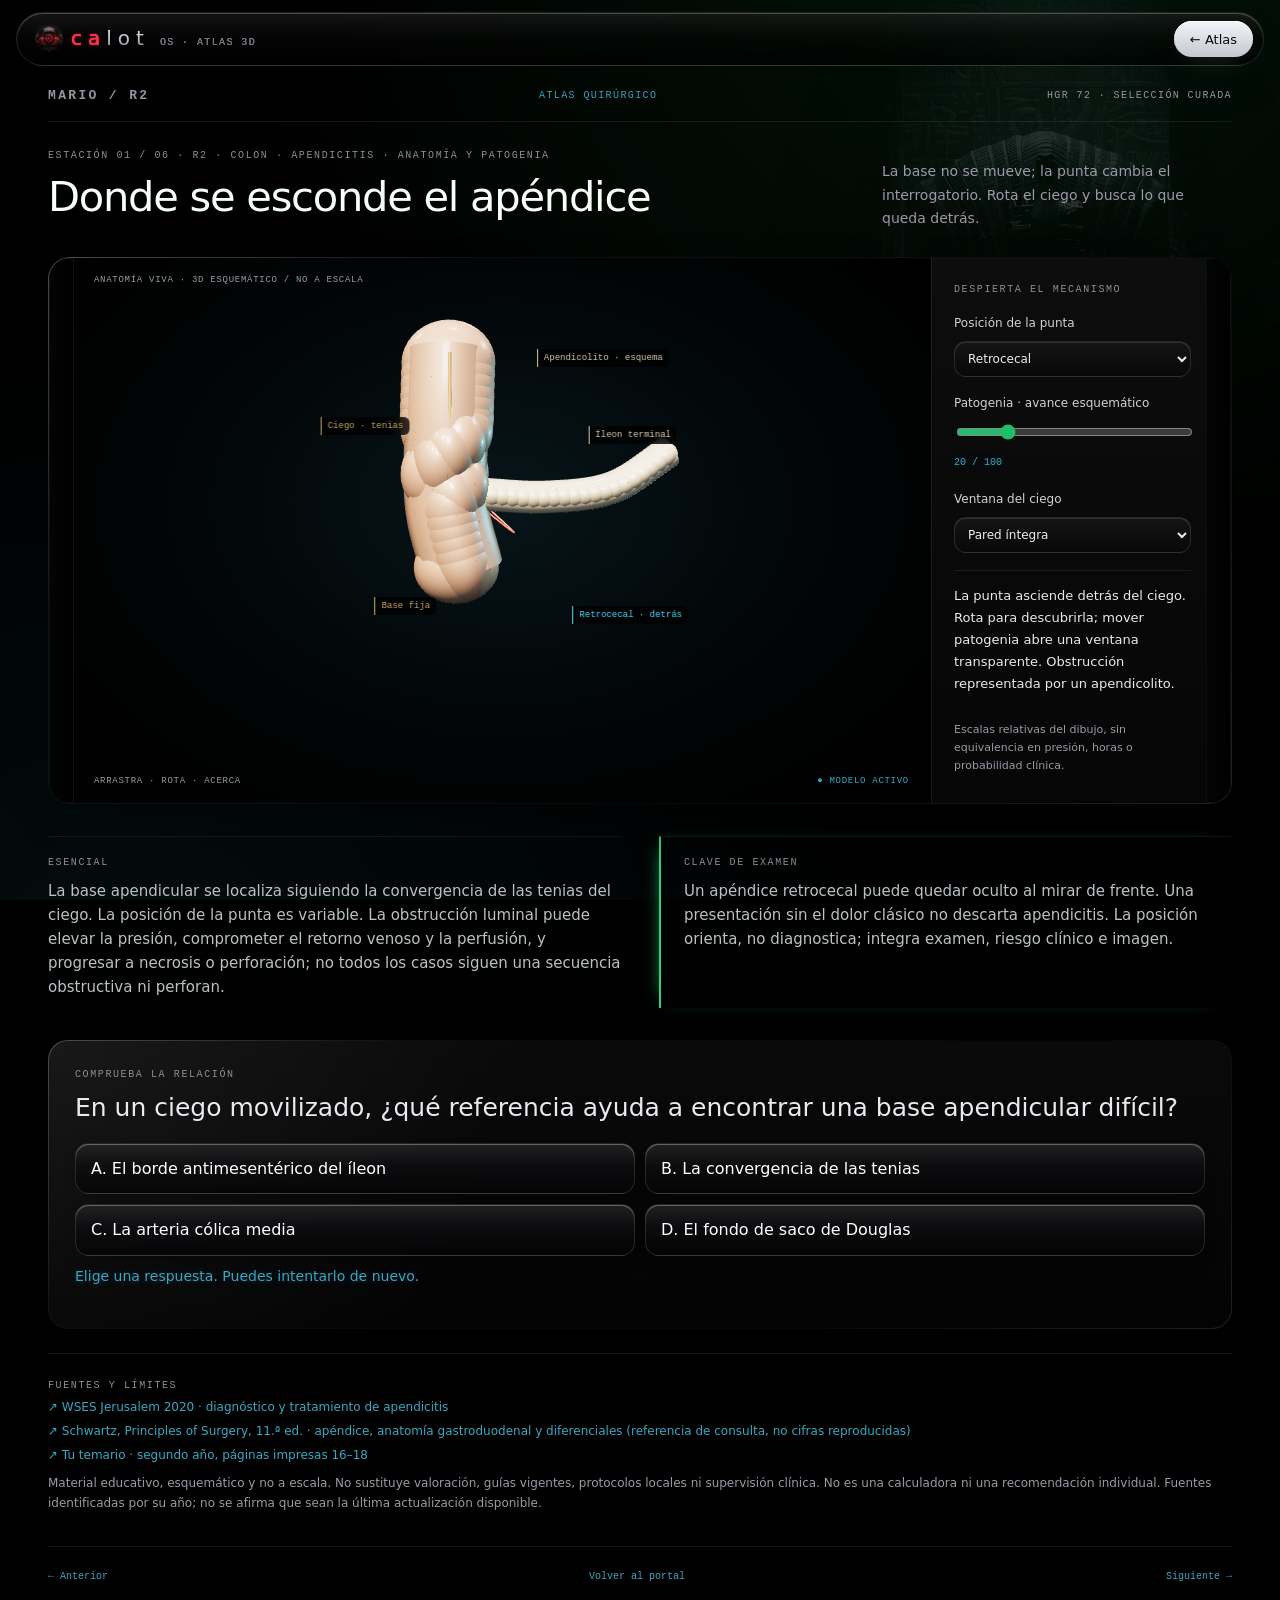
<file: atlas/01-apendicitis.html>
<!doctype html><html lang="es"><head><meta charset="utf-8"><meta name="viewport" content="width=device-width,initial-scale=1"><link rel="icon" href="data:,"><title>Donde se esconde el apéndice · Mario / Cirugía R2</title><style>
:root{--bg:#050505;--stone:#0a0c10;--gold:#c9a45a;--light:#e8d5a3;--cyan:#3ee0ff;--ink:#e5e4df;--muted:#9ba4ab;--line:#343127;--red:#ef7169;--green:#8cd8b5;--serif:'Cinzel',Georgia,serif;--sans:'Source Sans 3',Arial,sans-serif;--mono:'JetBrains Mono',monospace}*{box-sizing:border-box}body{margin:0;background:var(--bg);color:var(--ink);font:16px/1.6 var(--sans)}body:before{content:'';position:fixed;inset:0;pointer-events:none;background:radial-gradient(ellipse at 85% 0,#18303920,transparent 50%);z-index:-1}a{color:var(--cyan);text-decoration:none}button,input,select,textarea{font:inherit}button,a,input,select{touch-action:manipulation}button{cursor:pointer}button:focus-visible,a:focus-visible,input:focus-visible,select:focus-visible,textarea:focus-visible{outline:2px solid var(--cyan);outline-offset:4px}button:disabled{opacity:.35;cursor:not-allowed}.wrap{max-width:1440px;margin:auto;padding:0 48px}.top{display:flex;align-items:center;justify-content:space-between;gap:20px;padding:22px 0 18px;border-bottom:1px solid var(--line);font:10px var(--mono);letter-spacing:.14em}.top .brand{font:600 18px var(--serif);letter-spacing:.22em;color:var(--light)}.top span{color:var(--muted)}.eyebrow{text-transform:uppercase;color:var(--gold);font:10px/1.5 var(--mono);letter-spacing:.16em}.intro{display:grid;grid-template-columns:1fr 350px;gap:30px;align-items:end;padding:26px 0}h1{font:500 clamp(27px,3.25vw,46px)/1.16 var(--serif);letter-spacing:-.03em;margin:10px 0}h2{font:500 25px/1.3 var(--serif);color:var(--light);margin:10px 0 18px}h3{font:500 18px/1.4 var(--serif);color:var(--light)}p{margin:9px 0}.dek{color:var(--muted);font-size:14px;line-height:1.7;margin:0}.stage-grid{display:grid;grid-template-columns:minmax(0,1fr) 300px;border:1px solid #6a5836;background:var(--stone);position:relative;box-shadow:0 0 45px #000,inset 0 0 0 5px #050505}.stage-grid:before,.stage-grid:after{content:'𓂀 𓆣 𓏏 𓊖 𓋹';position:absolute;top:0;bottom:0;z-index:4;writing-mode:vertical-rl;font:16px/1.6 Georgia;color:#8e713a66;pointer-events:none;padding:12px 2px;background:linear-gradient(90deg,#101217,#040505);border:1px solid #7a63383d;width:23px;letter-spacing:20px}.stage-grid:before{left:0}.stage-grid:after{right:0}.view{min-width:0;position:relative;background:radial-gradient(ellipse at 50% 50%,#112027 0,#090d12 45%,#030404 80%);margin-left:23px;overflow:hidden}.three{height:520px;position:relative;width:100%}.three canvas{width:100%;height:100%;display:block;touch-action:none}.view-top,.view-bottom{position:absolute;left:22px;right:22px;z-index:3;font:9px var(--mono);letter-spacing:.08em;color:var(--muted);pointer-events:none}.view-top{top:17px}.view-bottom{bottom:17px;display:flex;justify-content:space-between;gap:15px}.awake{color:var(--cyan);text-shadow:0 0 10px #3ee0ff99}.labels{position:absolute;inset:0;pointer-events:none}.label3{position:absolute;font:9px var(--mono);background:#05080cdd;border-left:1px solid currentColor;padding:4px 6px;white-space:nowrap;transform:translate(-50%,-50%);color:var(--cyan)}.controls{padding:24px 40px 20px 22px;border-left:1px solid var(--line);display:flex;flex-direction:column;gap:17px;background:linear-gradient(135deg,#0d1014,#070808)}label{display:block;color:#ced3d5;font-size:12px;margin-bottom:8px}select{width:100%;background:#10151b;color:var(--ink);border:1px solid #4c4738;padding:9px;font-size:12px;border-radius:2px}input[type=range]{width:100%;accent-color:var(--cyan);cursor:pointer}output{font:10px var(--mono);color:var(--cyan)}.status{border-top:1px solid var(--line);padding-top:14px;color:var(--light);font-size:13px;line-height:1.7;margin-top:auto;min-height:90px}.note{color:var(--muted);font-size:11px}.reading{display:grid;grid-template-columns:1fr 1fr;gap:38px;margin:32px 0}.reading article{border-top:1px solid var(--line);padding-top:18px}.reading p{color:#bac2c6;font-size:15px}.key{border-left:2px solid var(--gold);padding-left:23px}.quiz,.panel{border:1px solid var(--line);padding:26px;background:linear-gradient(145deg,#0b0e12,#060707);margin:24px 0}.quiz-options{display:grid;grid-template-columns:1fr 1fr;gap:10px}button,.btn{background:#0d1218;color:var(--ink);border:1px solid #39434a;padding:12px 15px;text-align:left;border-radius:2px;transition:border-color .2s,background .2s}button:hover,.btn:hover{border-color:var(--gold);background:#15191d}.correct{border-color:var(--green)!important;color:var(--green)!important}.wrong{border-color:var(--red)!important;color:var(--red)!important}.feedback{min-height:28px;font-size:14px;color:var(--cyan)}.sources{border-top:1px solid var(--line);padding:24px 0;color:var(--muted);font-size:12px}.sources a{display:block;margin:5px 0}.footer{display:flex;justify-content:space-between;border-top:1px solid var(--line);padding:24px 0 35px;gap:24px;font:10px var(--mono)}.hero{position:relative;min-height:475px;display:grid;grid-template-columns:1.2fr 1fr;align-items:center;gap:30px;overflow:hidden;border-bottom:1px solid #675334}.hero h1{font-size:clamp(42px,5.1vw,72px);max-width:700px;line-height:1.05}.hero em{font-style:normal;color:var(--light)}.hero .dek{max-width:550px}.hero-copy{z-index:3;padding:45px 0 50px}.hero-art{height:475px;position:relative;align-self:stretch;background:linear-gradient(90deg,#050505,transparent 22%,transparent 88%,#050505),url('egypt-ref.jpg') center 38%/cover;filter:saturate(.68)}.hero-art:after{content:'';position:absolute;inset:0;background:linear-gradient(0deg,#050505,transparent 35%,#05050522)}.hero-art:before{content:'𓂀 𓊖 𓋹';position:absolute;inset:16px 12px;border:1px solid #8c713d66;z-index:1;color:#c9a45a66;font:16px Georgia;padding:10px;letter-spacing:10px}.dust{position:absolute;inset:0;pointer-events:none;z-index:2}.dust i{position:absolute;bottom:-10px;background:var(--gold);border-radius:50%;box-shadow:0 0 9px #e8c66c;animation:rise 7s linear infinite}@keyframes rise{from{transform:translateY(0);opacity:0}15%{opacity:.7}to{transform:translateY(-360px) translateX(50px);opacity:0}}.route-label{margin:27px 0 15px;display:flex;justify-content:space-between;gap:15px}.index-grid{display:grid;grid-template-columns:repeat(3,1fr);gap:12px}.station-link{display:block;color:var(--ink);border:1px solid var(--line);padding:22px 24px;background:linear-gradient(135deg,#101318,#060707);position:relative;transition:.2s;min-height:170px}.station-link:before{content:'';position:absolute;left:0;top:20px;height:28px;width:2px;background:var(--gold)}.station-link:hover{transform:translateY(-3px);border-color:var(--gold)}.station-link .num{font:10px var(--mono);color:var(--cyan)}.station-link h3{margin:12px 0 8px}.station-link p{font-size:13px;color:var(--muted)}.resource-grid{display:grid;grid-template-columns:repeat(4,1fr);gap:12px}.resource-grid .station-link{min-height:185px}.pill{display:inline-block;font:9px var(--mono);color:var(--cyan);border:1px solid #255463;padding:5px 8px;margin:16px 10px 0 0}.ficha-layout{display:grid;grid-template-columns:200px minmax(0,1fr);gap:25px}.ficha-nav{display:flex;flex-direction:column;gap:7px}.ficha-nav button{font-size:12px;color:var(--muted);padding:13px}.ficha-nav button.active,.tabs button.active{color:var(--cyan);border-color:var(--cyan);background:#0c2029}.comparators{display:grid;grid-template-columns:repeat(3,1fr);gap:10px}.compare{border:1px solid var(--line);padding:17px;background:#0c1015}.compare h3{font-size:16px;margin:0 0 10px}.compare p{font-size:13px;color:#adb8bf}.compare strong{color:var(--cyan);font-weight:500}.compare.active{border-color:var(--cyan)}.ficha-visual{height:230px;border:1px solid #45402e;background:radial-gradient(ellipse,#101e26,#030505);margin:15px 0}.ficha-visual svg{width:100%;height:100%}.inline-controls{display:flex;gap:20px;align-items:center;flex-wrap:wrap;margin:16px 0}.inline-controls label{margin:0}.inline-controls select{width:auto;max-width:100%}.inline-controls input{width:220px}.ficha-case{border-left:2px solid var(--gold);padding-left:20px;margin:24px 0}.answer{padding:14px;background:#0c1c22;color:var(--cyan);margin-top:14px}.tabs{display:flex;gap:10px;flex-wrap:wrap;margin:16px 0 22px}.progress{display:flex;gap:9px;margin:16px 0}.progress span{height:3px;background:#293139;flex:1}.progress span.done{background:var(--cyan);box-shadow:0 0 10px #3ee0ff55}.case-layout{display:grid;grid-template-columns:260px 1fr;gap:30px}.case-side{border-right:1px solid var(--line);padding-right:26px}.case-side h2{font-size:22px}.case-side p{color:var(--muted);font-size:14px}.case-stage{font:70px var(--serif);color:#c9a45a66;line-height:1.2}.case-main{min-width:0}.case-main .quiz{margin-top:10px}.case-main .case-story{font-size:18px;line-height:1.7;color:#cbd1d4}textarea{display:block;width:100%;min-height:150px;background:#070b0f;color:var(--ink);border:1px solid #454b50;padding:16px;margin:15px 0;resize:vertical}.tree-shell{display:grid;grid-template-columns:280px 1fr;gap:25px}.tree-path{border-left:1px solid var(--gold);padding-left:20px}.tree-path div{font-size:13px;padding:12px 0;border-bottom:1px solid var(--line);color:var(--muted)}.tree-path div:last-child{color:var(--cyan)}.tree-main{min-height:340px}.tree-choices{display:grid;gap:12px}.tree-choices button{padding:17px}.tree-why{margin:20px 0;padding:17px;border-left:2px solid var(--cyan);background:#0c171c}.tree-why p{font-size:14px}.monitor{height:340px;position:relative;background:radial-gradient(ellipse,#0d1a22,#030505);border:1px solid #5a4e34}.monitor canvas{width:100%;height:100%}.night-grid{display:grid;grid-template-columns:1fr 330px;gap:25px}.night-clock{font:36px var(--mono);color:var(--cyan);margin:14px 0}.night-actions{display:flex;gap:10px;flex-wrap:wrap}.night-actions button{font-size:12px}.timeline-tags{display:flex;justify-content:space-between;font:9px var(--mono);color:var(--muted)}.timeline-tags span{max-width:100px}.hidden,[hidden]{display:none!important}.long-note{max-width:950px;color:var(--muted)}@media(max-width:960px){.wrap{padding:0 22px}.intro{grid-template-columns:1fr}.stage-grid{grid-template-columns:minmax(0,1fr) 260px}.controls{padding-left:15px;padding-right:35px}.resource-grid{grid-template-columns:1fr 1fr}.comparators{grid-template-columns:1fr 1fr}.hero h1{font-size:48px}.night-grid{grid-template-columns:1fr}.hero-art{height:480px}}@media(max-width:700px){.wrap{padding:0 17px}.top{font-size:8px}.top span{display:none}.top .brand{font-size:15px}.intro{padding:23px 0;gap:15px}.stage-grid{grid-template-columns:1fr}.three{height:460px}.view{margin-right:23px}.controls{margin:0 23px;border-left:0;border-top:1px solid var(--line);padding:22px}.stage-grid:after{height:460px;bottom:auto}.stage-grid:before{height:460px;bottom:auto}.reading,.case-layout,.tree-shell,.ficha-layout{grid-template-columns:1fr}.reading{gap:20px}.index-grid{grid-template-columns:1fr 1fr}.hero{display:block}.hero-copy{padding:35px 0;max-width:82%}.hero-art{position:absolute;right:-70px;top:0;width:65%;height:100%;opacity:.35}.hero h1{font-size:44px}.ficha-nav{display:grid;grid-template-columns:1fr 1fr}.comparators{grid-template-columns:1fr}.quiz-options{grid-template-columns:1fr}.case-side{border-right:0;border-bottom:1px solid var(--line);padding-bottom:20px}.case-stage{font-size:40px}.tree-path{display:flex;gap:15px;overflow:auto}.tree-path div{min-width:120px}.quiz,.panel{padding:20px}.footer{font-size:9px;gap:10px}.label3{font-size:8px}.night-grid{gap:12px}.view-top{font-size:8px}}@media(max-width:420px){.index-grid,.resource-grid{grid-template-columns:1fr}.three{height:420px}.stage-grid:before,.stage-grid:after{height:420px}.hero-copy{max-width:95%}.hero h1{font-size:38px}}@media(prefers-reduced-motion:reduce){*{animation:none!important;transition:none!important}}

/* Carved vector inlay: no platform-dependent hieroglyph glyphs. */
.stage-grid:before,.stage-grid:after{content:"";background-color:#090b0e;background-image:url("data:image/svg+xml,%3Csvg%20xmlns%3D%22http%3A%2F%2Fwww.w3.org%2F2000%2Fsvg%22%20width%3D%2223%22%20height%3D%22142%22%20viewBox%3D%220%200%2023%20142%22%3E%3Cg%20fill%3D%22none%22%20stroke%3D%22%23ad8b48%22%20stroke-opacity%3D%22.48%22%20stroke-width%3D%22.7%22%3E%3Cpath%20d%3D%22M3%202h17v136H3zM5%2036h13M5%2070h13M5%20105h13M5%20138h13%22%2F%3E%3Cpath%20d%3D%22M6%2015q5-7%2011%200-6%205-11%200m5-3v6m-5-2%204%206%205-2M9%2029h6%22%2F%3E%3Cpath%20d%3D%22M11%2044v19m-5-12h11m-6-8c-6%200-6%208%200%208s6-8%200-8M7%2065h8%22%2F%3E%3Cpath%20d%3D%22M7%2079q5-6%209%200v12q-5%207-9%200zm4-4v22m-5-13h12m-12%206h12M8%2099h7%22%2F%3E%3Cpath%20d%3D%22M6%20116l5-7%206%207-6%2010zm0%2013h11m-8-4v4m5-4v4%22%2F%3E%3C%2Fg%3E%3C%2Fsvg%3E");background-repeat:repeat-y;background-position:center top;letter-spacing:0;padding:0}.hero-art:before{content:"";background:linear-gradient(90deg,#c9a45a12,transparent 5%,transparent 95%,#c9a45a12)}
</style><link rel="stylesheet" href="nous-skin.css"></head><body><div class="wrap"><header><nav class="top"><a class="brand" href="index.html">MARIO / R2</a><a href="index.html">ATLAS QUIRÚRGICO</a><span>HGR 72 · SELECCIÓN CURADA</span></nav><div class="intro"><div><div class="eyebrow">ESTACIÓN 01 / 06 · R2 · Colon · apendicitis · anatomía y patogenia</div><h1>Donde se esconde el apéndice</h1></div><p class="dek">La base no se mueve; la punta cambia el interrogatorio. Rota el ciego y busca lo que queda detrás.</p></div></header><main><section class="stage-grid"><div class="view"><div class="view-top">ANATOMÍA VIVA · 3D ESQUEMÁTICO / NO A ESCALA</div><div class="three" id="visual" role="img" aria-label="La base no se mueve; la punta cambia el interrogatorio. Rota el ciego y busca lo que queda detrás."></div><div class="view-bottom"><span>ARRASTRA · ROTA · ACERCA</span><span class="awake">● MODELO ACTIVO</span></div></div><aside class="controls"><div class="eyebrow">Despierta el mecanismo</div><div class="control"><label for="position">Posición de la punta</label><select id="position"><option value="0" >Preileal</option><option value="1" >Postileal</option><option value="2" >Pélvica</option><option value="3" selected>Retrocecal</option><option value="4" >Subcecal</option></select></div><div class="control"><label for="damage">Patogenia · avance esquemático</label><input id="damage" type="range" min="0" max="100" value="20" step="1"><output id="out-damage" for="damage"></output></div><div class="control"><label for="cut">Ventana del ciego</label><select id="cut"><option value="0" selected>Pared íntegra</option><option value="1" >Transparencia didáctica</option></select></div><div class="status" id="status" aria-live="polite"></div><p class="note">Escalas relativas del dibujo, sin equivalencia en presión, horas o probabilidad clínica.</p></aside></section><section class="reading"><article><div class="eyebrow">Esencial</div><p>La base apendicular se localiza siguiendo la convergencia de las tenias del ciego. La posición de la punta es variable. La obstrucción luminal puede elevar la presión, comprometer el retorno venoso y la perfusión, y progresar a necrosis o perforación; no todos los casos siguen una secuencia obstructiva ni perforan.</p></article><article class="key"><div class="eyebrow">Clave de examen</div><p>Un apéndice retrocecal puede quedar oculto al mirar de frente. Una presentación sin el dolor clásico no descarta apendicitis. La posición orienta, no diagnostica; integra examen, riesgo clínico e imagen.</p></article></section><section class="quiz"><div class="eyebrow">Comprueba la relación</div><h2>En un ciego movilizado, ¿qué referencia ayuda a encontrar una base apendicular difícil?</h2><div class="quiz-options"><button data-answer="0">A. El borde antimesentérico del íleon</button><button data-answer="1">B. La convergencia de las tenias</button><button data-answer="2">C. La arteria cólica media</button><button data-answer="3">D. El fondo de saco de Douglas</button></div><p class="feedback" id="feedback" aria-live="polite">Elige una respuesta. Puedes intentarlo de nuevo.</p></section><section class="sources"><div class="eyebrow">Fuentes y límites</div><a target="_blank" rel="noopener" href="https://pmc.ncbi.nlm.nih.gov/articles/PMC7386163/">↗ WSES Jerusalem 2020 · diagnóstico y tratamiento de apendicitis</a><a target="_blank" rel="noopener" href="https://accesssurgery.mhmedical.com/book.aspx?bookID=2576">↗ Schwartz, Principles of Surgery, 11.ª ed. · apéndice, anatomía gastroduodenal y diferenciales (referencia de consulta, no cifras reproducidas)</a><a href="temario-cirugia.pdf">↗ Tu temario · segundo año, páginas impresas 16–18</a><p>Material educativo, esquemático y no a escala. No sustituye valoración, guías vigentes, protocolos locales ni supervisión clínica. No es una calculadora ni una recomendación individual. Fuentes identificadas por su año; no se afirma que sean la última actualización disponible.</p></section><nav class="footer"><a href="index.html">← Anterior</a><a href="index.html">Volver al portal</a><a href="02-diverticulos-hinchey.html">Siguiente →</a></nav></main><script>const DATA={"file": "01-apendicitis.html", "title": "Donde se esconde el apéndice", "hook": "Colon · apendicitis · anatomía y patogenia", "dek": "La base no se mueve; la punta cambia el interrogatorio. Rota el ciego y busca lo que queda detrás.", "controls": [{"id": "position", "label": "Posición de la punta", "options": ["Preileal", "Postileal", "Pélvica", "Retrocecal", "Subcecal"], "value": 3}, {"id": "damage", "label": "Patogenia · avance esquemático", "value": 20}, {"id": "cut", "label": "Ventana del ciego", "options": ["Pared íntegra", "Transparencia didáctica"], "value": 0}], "essential": "La base apendicular se localiza siguiendo la convergencia de las tenias del ciego. La posición de la punta es variable. La obstrucción luminal puede elevar la presión, comprometer el retorno venoso y la perfusión, y progresar a necrosis o perforación; no todos los casos siguen una secuencia obstructiva ni perforan.", "key": "Un apéndice retrocecal puede quedar oculto al mirar de frente. Una presentación sin el dolor clásico no descarta apendicitis. La posición orienta, no diagnostica; integra examen, riesgo clínico e imagen.", "q": "En un ciego movilizado, ¿qué referencia ayuda a encontrar una base apendicular difícil?", "options": ["El borde antimesentérico del íleon", "La convergencia de las tenias", "La arteria cólica media", "El fondo de saco de Douglas"], "answer": 1, "explain": "Las tenias convergen en la base apendicular. La punta puede ser pélvica, retrocecal u otra variante.", "sources": ["appendix", "anatomy"], "n": 1}</script><script type="importmap">{"imports":{"three":"../vendor/three/three.module.min.js","three/addons/":"../vendor/three/addons/"}}</script><script type="module">const $=id=>document.getElementById(id),v=id=>Number($(id)?.value||0);let update=()=>{};window.__ready=false;window.__revision=0;
const reduced=matchMedia('(prefers-reduced-motion: reduce)').matches;
const statements={
1:()=>{let p=['La punta cruza por delante del íleon.','La punta queda detrás del íleon: cambia tu ángulo de observación.','La punta desciende hacia pelvis; síntomas urinarios o rectales pueden acompañar.',(v('cut')?'Retrocecal: ventana transparente abierta para ver la patogenia.':'La punta asciende detrás del ciego. Rota para descubrirla; mover patogenia abre una ventana transparente.'),'La punta queda bajo el polo cecal.'][v('position')];return p+' '+(v('damage')<30?'Obstrucción representada por un apendicolito.':v('damage')<65?'Distensión y compromiso de perfusión esquemáticos.':v('damage')<85?'Daño necrótico focal ilustrativo.':'Discontinuidad y contaminación extraluminal ilustrativas.');},
2:()=>['Ia modificada: inflamación contenida alrededor del divertículo; no hay una cavidad purulenta.','I original / Ib modificada: el pus está contenido junto al colon.','II: colección separada del foco, aquí en pelvis. No equivale por sí sola a peritonitis difusa.','III: líquido purulento fuera de una colección delimitada, distribuido por el peritoneo.','IV: material fecal extraluminal más contaminación difusa. Requiere control de fuente urgente.'][v('hinchey')],
3:()=>v('goodsall')?'Goodsall es orientativa: orificios posteriores suelen curvar a línea media posterior; anteriores suelen ir radialmente. Excepciones frecuentes, especialmente trayectos largos o complejos. No se aplica mecánicamente a cada tipo de Parks.':['Entre interno y externo, sin atravesar el externo.','Cruza el esfínter externo y alcanza la fosa isquioanal.','Asciende entre esfínteres, pasa por arriba del puborrectal y desciende a piel atravesando el elevador.','Del recto a piel por fuera del complejo: atraviesa el elevador, sin origen criptoglandular anal típico.'][v('parks')],
4:()=>v('vascular')?'Salida venosa bloqueada: las venas se dilatan y el asa se congestiona / edematiza. Si progresa también se compromete el aporte.':'Entrada arterial bloqueada: la perfusión distal se interrumpe. El territorio palidece y puede avanzar a cianosis / necrosis.',
5:()=>['Ia: chorro activo. Hemostasia endoscópica, no adrenalina aislada.','Ib: rezumamiento activo. También requiere hemostasia endoscópica.','IIa: vaso visible no sangrante. Alto riesgo; tratar endoscópicamente.','IIb: coágulo adherido. Considerar retirada y tratar el estigma que se descubra.','IIc: mancha plana pigmentada. No hemostasia endoscópica por este estigma.','III: base limpia. No hemostasia endoscópica por este estigma.'][v('forrest')],
6:()=>['EEI y pinza crural superpuestos. La barrera es anatómica y funcional.','Tipo I: unión por arriba de la pinza crural. Se pierde la superposición de ambas barreras.','Tipo II pura: fondo herniado al lado del esófago; la unión permanece próxima al hiato.'][v('hernia')]+' '+(v('competence')<40?'El ascenso cian aumenta al abrir la barrera en este modelo.':'El ascenso se reduce con barrera competente; la imagen no mide pH ni presión real.')};
function narrative(){$('status').textContent=statements[DATA.n]();for(const c of DATA.controls){let out=$('out-'+c.id);if(out)out.textContent=v(c.id)+' / 100';}}
document.querySelectorAll('[data-answer]').forEach(b=>b.addEventListener('click',()=>{let ok=+b.dataset.answer===DATA.answer;document.querySelectorAll('[data-answer]').forEach(e=>e.classList.remove('correct','wrong'));b.classList.add(ok?'correct':'wrong');$('feedback').textContent=(ok?'Correcto. ':'No todavía. ')+DATA.explain;window.__quiz=ok;}));
for(const c of DATA.controls)$(c.id).addEventListener('input',()=>{if(c.id==='damage' && [1,3].includes(v('position'))) $('cut').value='1';narrative();update();window.__revision++;});narrative();
let T,OrbitControls,RoomEnvironment;try{T=await import('three');({OrbitControls}=await import('three/addons/controls/OrbitControls.js'));({RoomEnvironment}=await import('three/addons/environments/RoomEnvironment.js'));await spatial();}catch(e){$('visual').innerHTML='<div class="panel">No se pudo cargar el modelo 3D. Requiere conexión a internet y WebGL; recarga con conexión. El texto y el reactivo siguen funcionando.</div>';window.__loadFailure=String(e);}
async function spatial(){
const host=$('visual'),scene=new T.Scene(),camera=new T.PerspectiveCamera(37,host.clientWidth/host.clientHeight,.1,100);camera.position.set(0,1,12.8);
const renderer=new T.WebGLRenderer({antialias:true,alpha:true,preserveDrawingBuffer:true});renderer.setPixelRatio(Math.min(devicePixelRatio,2));renderer.setSize(host.clientWidth,host.clientHeight);renderer.toneMapping=T.ACESFilmicToneMapping;renderer.toneMappingExposure=1.12;host.appendChild(renderer.domElement);
const pm=new T.PMREMGenerator(renderer);scene.environment=pm.fromScene(new RoomEnvironment(),.04).texture;
const key=new T.DirectionalLight(0xffe5ba,3.4);key.position.set(-4,6,7);scene.add(key);const rim=new T.PointLight(0x3ee0ff,65);rim.position.set(5,1,-3);scene.add(rim);scene.add(new T.AmbientLight(0xaac5dc,.65));
const orbit=new OrbitControls(camera,renderer.domElement);orbit.enableDamping=true;orbit.minDistance=7;orbit.maxDistance=22;orbit.target.set(0,0,0);orbit.update();
const C={tissue:0xc69a82,dark:0x694b58,gold:0xc9a45a,ivory:0xdac7aa,cyan:0x3ee0ff,artery:0xe26859,vein:0x438eae,necrosis:0x39363d,pus:0xd3ca78,fascia:0xb9c0c6};let root=new T.Group();scene.add(root);const labelHost=document.createElement('div');labelHost.className='labels';host.appendChild(labelHost);let tags=[],moving=[];
const material=(col,a=1)=>new T.MeshPhysicalMaterial({color:col,roughness:.4,metalness:.06,clearcoat:.5,transparent:a<1,opacity:a,side:T.DoubleSide,depthWrite:a>.8});
function mesh(geo,col,a=1,parent=root){let m=new T.Mesh(geo,material(col,a));parent.add(m);return m;}
function ell(x,y,z,sx,sy,sz,col,a=1,parent=root){let m=mesh(new T.SphereGeometry(1,36,24),col,a,parent);m.position.set(x,y,z);m.scale.set(sx,sy,sz);return m;}
function tube(points,r,col,a=1,parent=root){let path=new T.CatmullRomCurve3(points.map(p=>new T.Vector3(...p)));let m=mesh(new T.TubeGeometry(path,70,r,12,false),col,a,parent);return {m,path};}
function ring(x,y,z,r,th,col,a=1,angle=Math.PI*2,parent=root){let m=mesh(new T.TorusGeometry(r,th,14,64,angle),col,a,parent);m.position.set(x,y,z);return m;}
function tag(text,x,y,z,col=C.cyan){let el=document.createElement('span');el.className='label3';el.textContent=text;el.style.color='#'+col.toString(16).padStart(6,'0');labelHost.appendChild(el);tags.push({el,p:new T.Vector3(x,y,z)});}
function flow(path,col,count=10,speed=.12,limit=1){for(let i=0;i<count;i++){let m=ell(0,0,0,.045,.045,.045,col);moving.push({m,path,start:i/count,speed,limit});}}
function disk(x,y,z,r,col){let m=mesh(new T.CircleGeometry(r,48),col);m.position.set(x,y,z);return m;}
function muscle(radius,th,height,y,col,a){let m=mesh(new T.CylinderGeometry(radius,radius,height,64,1,true,.5,Math.PI*1.65),col,a);m.position.y=y;let edge=ring(0,y+height/2,0,radius,th,col,a,Math.PI*1.65);edge.rotation.x=Math.PI/2;edge.rotation.z=.5;return m;}
function bowel(points,r,col,a=1){let b=tube(points,r,col,a);for(let i=1;i<20;i++){let p=b.path.getPointAt(i/20);let r1=ell(p.x,p.y,p.z,r*1.14,r*.8,r*1.04,col,a);r1.lookAt(p.clone().add(b.path.getTangentAt(i/20)));}return b;}
function stomach(parent=root,a=.34){let s=new T.Shape();s.moveTo(-.8,1.9);s.bezierCurveTo(-1.2,2.65,-2.65,2.6,-2.65,1.4);s.bezierCurveTo(-3.2,-.2,-2.7,-2.1,-1.35,-2.1);s.bezierCurveTo(-.1,-2.1,.55,-.2,1.1,-.15);s.lineTo(1.05,.3);s.bezierCurveTo(.1,.6,-.9,.4,-.8,1.9);let m=mesh(new T.ExtrudeGeometry(s,{depth:.55,bevelEnabled:true,bevelSize:.15,bevelThickness:.14,bevelSegments:4,curveSegments:36}),C.tissue,a,parent);m.position.z=-.4;return m;}
function rebuild(){root.traverse(o=>{o.geometry?.dispose();if(o.material)o.material.dispose();});scene.remove(root);root=new T.Group();scene.add(root);tags=[];moving=[];labelHost.replaceChildren();
switch(DATA.n){
case 1:{let d=v('damage')/100,trans=v('cut')?.24:1;
const c=bowel([[-.85,2.7,-.15],[-.9,1.5,0],[-.9,.2,0],[-.65,-.85,0]],.68,C.tissue,trans);ell(-.75,-.8,0,.7,.6,.64,C.tissue,trans);
for(let k=0;k<3;k++){let z=k===0?.65:-.38,x=k===1?-1.45:k===2?-.35:-.9;tube([[x,2.6,z],[x,1.3,z],[x,-.1,z],[-.75,-.8,z]],.025,C.gold,.9);}
const ileum=bowel([[2.8,1.1,.2],[1.8,.5,.25],[.7,.35,.18],[-.35,.4,.1]],.27,C.ivory);tag('Íleon terminal',2,1.35,.7,C.ivory);
let base=[-.85,-.8,-.35];let routes=[ [base,[.15,-.7,.8],[.9,.6,.8],[1.8,1.25,.75]], [base,[.1,-.7,-.7],[.9,.7,-.7],[1.7,1.2,-.7]], [base,[-.2,-1.3,.15],[.2,-2.3,.35],[.8,-2.65,.4]], [base,[-.85,-.4,-.9],[-.9,.7,-.95],[-1.1,1.9,-.8]], [base,[-1,-1.5,0],[-1.8,-1.65,.3],[-2.2,-1.3,.4]] ];let route=routes[v('position')],ap=tube(route,.12+d*.13,d>.66?C.necrosis:d>.3?C.artery:C.tissue);ell(...base,.16,.16,.16,C.gold);let tip=ap.path.getPointAt(.85);ell(...ap.path.getPointAt(.17).toArray(),.13,.15,.13,C.ivory);if(d>.3)tube(route,.26+d*.09,C.artery,.12);if(d>.82){ell(tip.x,tip.y,tip.z+.15,.14,.13,.1,0x17171b);for(let i=0;i<7;i++)ell(tip.x+.2+Math.sin(i*3)*d*.35,tip.y-.2-i*.085,tip.z+.1,.07,.1,.07,C.pus,.7);}
// Mesentery silhouette and vascular supply, behind the appendix.
let tail=ap.path.getPointAt(.65);tube([[-.4,.25,-.45],[.3,-.3,-.5],[tail.x,tail.y,tail.z-.16]],.018,C.artery);tag('Ciego · tenias',-2.2,1.5,.1,C.gold);tag('Base fija',-1.6,-1.35,.4,C.gold);tag(['Preileal','Postileal','Pélvica','Retrocecal · detrás','Subcecal'][v('position')],2.1,-1.6,.4);tag('Apendicolito · esquema',1.7,2.65,0,C.ivory);root.rotation.y=.15;break;}
case 2:{let h=v('hinchey'),e=v('extent')/100;const points=[[-2.5,2.2,0],[-2.2,.7,.15],[-.8,.2,.4],[.4,-.3,.3],[.7,-1.5,-.1],[1.7,-2.2,-.15],[2.4,-1.3,0]];let sg=bowel(points,.39,C.tissue);for(let i=1;i<12;i++){let p=sg.path.getPointAt(i/13),q=[p.x+(i%2?.48:-.48),p.y+.14,p.z+.12];tube([p.toArray(),q],.08,C.tissue);ell(...q,.18,.22,.18,i===5?C.artery:C.tissue);}
let infl=sg.path.getPointAt(.4);ell(infl.x,infl.y,infl.z,.6+e*.6,.5+e*.5,.4+e*.4,C.artery,.18);if(h===0){for(let i=0;i<15;i++)ell(infl.x+Math.sin(i*2)*.8,infl.y+Math.cos(i*2)*.6,.5,.1,.09,.08,C.gold,.3);}
if(h===1||h===2){let x=h===1?infl.x+.7:2,y=h===1?infl.y+.5:-1.8;ell(x,y,.65,.45+e*.4,.4+e*.35,.42,C.gold,.3);ell(x,y,.7,.33+e*.25,.3+e*.2,.32,C.pus,.85);tag(h===1?'Colección pericólica':'Colección pélvica distante',1.4,2.6,.8,C.pus);if(h===2)tube([infl.toArray(),[.1,-.7,.6],[x,y,.7]],.018,C.artery,.4);}
let per=ring(0,0,-.7,3.2,.025,C.fascia,.18);per.scale.y=.85;if(h>=3){ell(0,-1.6,-.1,3,.5,1.7,C.pus,.12+e*.18);for(let i=0;i<48;i++){let x=Math.sin(i*2.4)*2.8,y=Math.cos(i*1.71)*2.35;ell(x,y,.5+(i%3)*.18,.05+e*.04,.05+e*.04,.05,C.pus,.7);}tag('Contaminación peritoneal difusa',0,2.9,.5,C.pus);}
if(h===4){let route=[infl.toArray(),[infl.x+.3,infl.y-.5,.8],[.9,-1.5,1]];tube(route,.12,C.gold);for(let i=0;i<12;i++)ell(Math.sin(i*2)*2.5,-1.2+Math.cos(i*1.2)*.9,.65,.15,.12,.1,0x7d8055);disk(infl.x,infl.y,.85,.16,0x22221e);}
tag('Sigmoides · divertículos',-2.1,-2.7,.7,C.gold);tag(h===0?'Flemón ≠ absceso':'Foco perforado / contenido',-2.1,2.75,.6,C.artery);root.rotation.y=-.12;break;}
case 3:{let a=.85-v('opacity')*.006;muscle(.57,.045,2.7,-.4,C.tissue,a);muscle(1.05,.07,2.4,-.55,C.ivory,a);let rect=tube([[0,2.65,0],[0,1.7,0],[0,.85,0]],.48,C.tissue,.35);let pub=ring(0,.9,-.1,1.18,.19,C.gold,a,Math.PI*1.55);pub.rotation.x=Math.PI/2;pub.rotation.z=.65;
for(let side of [-1,1]){let plane=mesh(new T.PlaneGeometry(1.7,2.1,8,8),C.fascia,.15);plane.rotation.x=-Math.PI/2;plane.rotation.y=side*.5;plane.position.set(side*1.95,1.15,-.15);ell(side*2,-.7,-.1,.75,1.35,.8,C.gold,.055);}
let tracks=[[[.1,.25,.5],[.72,.15,.32],[.72,-1.1,.32],[.75,-2,.6]],[[.1,.25,.5],[.72,.15,.32],[1.3,-.15,.32],[1.9,-1.1,.4],[2.2,-2,.6]],[[.1,.25,.5],[.72,.8,.32],[.8,1.65,.32],[1.5,1.7,.32],[2,1.1,.32],[2.25,-2,.6]],[[.2,2,.4],[1.25,2.1,.32],[2,1.1,.32],[2.5,-.5,.4],[2.6,-2,.6]]];let tr=tube(tracks[v('parks')],.082,C.cyan);flow(tr.path,C.cyan,12,.1);let start=tracks[v('parks')][0];ell(...start,.12,.12,.12,C.artery);ell(...tracks[v('parks')].at(-1),.14,.12,.12,C.cyan);let skin=ring(0,-2,0,2.8,.04,C.tissue,.3);skin.rotation.x=Math.PI/2;
tag('Recto',-1.3,2.65,.2,C.tissue);tag('Puborrectal',-1.8,1.25,.8,C.gold);tag('Elevador del ano',2,2.65,.5,C.fascia);tag('Esfínter interno',-1.8,.1,.7,C.tissue);tag('Esfínter externo',-1.9,-1.05,.7,C.ivory);tag('Fosa isquioanal',2.25,-.8,.9,C.gold);tag('Trayecto · '+DATA.controls[0].options[v('parks')],0,-2.8,.6);
if(v('goodsall')){let arc=ring(0,-2.1,0,2.1,.035,C.cyan,.6,Math.PI);arc.rotation.x=Math.PI/2;tag('Orientativa · NO sección a ciegas',0,3.25,0,C.gold);}root.rotation.y=-.12;break;}
case 4:{let ven=v('vascular'),s=v('severity')/100;let path=[];for(let i=0;i<=50;i++){let u=i/50;path.push([-2.8+5.6*u,-1.65+Math.sin(u*Math.PI*6)*.45,Math.cos(u*Math.PI*6)*.45]);}let col=ven?new T.Color(C.tissue).lerp(new T.Color(0x704c78),s):new T.Color(C.ivory).lerp(new T.Color(s>.75?C.necrosis:0x7f9aa6),s);let b=tube(path,.19+(ven?s*.16:0),col);let art=tube([[-.3,2.6,-.5],[-.3,1.6,-.45],[-.4,.4,-.35]],.105,C.artery);let vein=tube([[.2,.2,-.5],[.3,1.4,-.6],[.3,2.6,-.6]],.12+(ven?.1*s:0),C.vein);flow(art.path,C.artery,9,.17,ven?1:.43);flow(vein.path,C.cyan,9,ven?.025:.15,ven?.42:1);
for(let i=0;i<9;i++){let x=-2.6+i*.65;let ar=tube([[-.3,1.2-i*.07,-.4],[x*.55,.1,-.15],[x,-1,.1]],.035,C.artery,ven?1:.25);let vr=tube([[x+.1,-1,.05],[x*.55+.12,0,-.25],[.28,1.3-i*.07,-.5]],.04+(ven?.025*s:0),C.vein);let arc=tube([[x-.3,-1.2,.1],[x,-.88,.1],[x+.32,-1.2,.1]],.025,C.artery,.7);if(ven)flow(ar.path,C.gold,4,.12*(1-s*.7));else flow(ar.path,C.artery,3,.01);flow(vr.path,C.cyan,4,ven?.018:.12,ven?.6:1);let p=b.path.getPointAt((i+.5)/9);tube([[x,-1,.1],p.toArray()],.018,C.artery,.55);}
let throm=ell(ven?.3:-.3,1.45,-.3,.17,.25,.17,C.gold);ring(ven?.3:-.3,1.45,-.24,.28,.025,C.cyan);tag('AMS · entrada',-1.5,2.8,0,C.artery);tag('VMS · salida',1.5,2.8,0,C.vein);tag('Oclusión '+(ven?'venosa':'arterial'),1.8,1.6,0,C.gold);tag('Arcadas → vasos rectos',-2.1,.15,.3,C.artery);tag(ven?'Asa congestiva + edema':'Aporte distal interrumpido',0,-2.75,.4,C.ivory);tag('Escala conceptual · no reloj biológico',0,3.4,0,C.gold);root.rotation.x=.13;break;}
case 5:{let f=v('forrest'),d=v('depth')/100;stomach(root,.27);tube([[-.8,3.2,-.1],[-.8,2.6,-.1],[-.8,1.8,-.1]],.2,C.tissue,.4);let du=tube([[1.05,.1,0],[1.7,.3,.05],[2.4,.1,-.1],[2.55,-.7,-.1],[2.2,-1.6,-.15],[1.2,-1.9,-.15]],.3,C.tissue,.4);ell(1.7,.3,0,.55,.44,.34,C.tissue,.3);
let gda=tube([[.6,1.5,-.48],[1.5,1,-.48],[1.8,.25,-.45],[1.85,-.8,-.45],[2.3,-1.8,-.45]],.085,C.artery);flow(gda.path,C.artery,13,.15);tube([[-.6,2.3,-.2],[-.4,1.2,-.2],[.2,.5,-.2],[1,.3,-.2]],.045,C.artery);let crater=new T.Group();crater.position.set(1.68,.3,.55-d*.2);root.add(crater);ring(0,0,0,.3+d*.15,.075,C.artery,.8,Math.PI*2,crater);ell(0,0,-.05,.3+d*.1,.27+d*.06,.09,f===5?C.ivory:C.dark,1,crater);
if(f===0){let jet=tube([[1.68,.3,.7],[1.85,1.2,1.2],[1.95,2.1,1.15]],.04,C.artery);flow(jet.path,C.artery,16,.5);}
if(f===1){for(let i=0;i<5;i++){let bleed=tube([[1.5+i*.08,.3,.7],[1.4+i*.13,-.25,.85],[1.5+i*.15,-.7,.7]],.025,C.artery);flow(bleed.path,C.artery,5,.2);}}
if(f===2){ell(1.68,.3,.68,.075,.11,.1,C.artery);ring(1.68,.3,.64,.11,.012,C.gold);}
if(f===3)ell(1.68,.3,.68,.25,.19,.16,0x4e2630);if(f===4)ell(1.68,.3,.64,.18,.12,.025,0x503c3c);
tag('Estómago · ventana',-1.8,-2.7,.5,C.tissue);tag('Curvatura menor · gástrica izq.',-1.5,1.15,.7,C.artery);tag('Bulbo · pared posterior',2.05,2.65,.5,C.gold);tag('Gastroduodenal · detrás',2.2,-2.6,.3,C.artery);tag('Forrest '+['Ia','Ib','IIa','IIb','IIc','III'][f],.1,-.7,1,C.cyan);
if(v('view')){root.position.set(-1.5,-.25,0);root.scale.setScalar(1.45);}root.rotation.y=-.22;break;}
case 6:{let h=v('hernia'),k=v('competence')/100,pr=v('pressure')/100,up=h===1?1.4:0;
let stomachG=new T.Group();root.add(stomachG);stomachG.position.set(1.05,-.55+up,0);stomach(stomachG,.37);let junctionY=1.25+up;tube([[.25,3.1,0],[.25,(3.1+junctionY)/2,0],[.25,junctionY,0]],.2,C.tissue,.6);
let eei=ring(.25,junctionY,0,.21+(1-k)*.19,.08,C.gold);eei.rotation.x=Math.PI/2;
// Crural sling stays at the diaphragmatic hiatus while GEJ slides.
let cr=ring(.25,1.1,0,.65,.14,C.ivory,.75);cr.rotation.x=Math.PI/2;cr.scale.x=h===2?1.8:h===1?1.3:1;
let diaphragm=mesh(new T.RingGeometry(.72,3.3,80),C.fascia,.08);diaphragm.rotation.x=Math.PI/2;diaphragm.position.set(.25,1.1,0);diaphragm.scale.y=.65;
if(h===2){ell(-1,1.75,-.2,.7,1.3,.6,C.tissue,.55);tube([[-.7,-.2,0],[-1.1,.7,0],[-1,2.6,0],[-.4,2.15,0]],.28,C.tissue,.35);tag('Fondo paraesofágico',-1.5,3.2,0,C.tissue);}
let his=tube([[.25,junctionY+.3,.35],[.25,junctionY-.15,.35],[-.5,junctionY+.3,.35]],.018,C.gold);let reflux=(1-k)*(.35+pr*.65);if(reflux>.035){let r=tube([[-.5,-.5+up,.45],[.1,.5+up,.45],[.25,junctionY,.4],[.25,2.3+reflux,.4]],.025+reflux*.05,C.cyan,.8);flow(r.path,C.cyan,Math.round(3+reflux*17),.09+reflux*.19,reflux*.6+.4);}
tag('Esófago',1.55,3.4,.4,C.tissue);tag('EEI · barrera intrínseca',1.7,junctionY+.2,.6,C.gold);tag('Pinza crural · diafragma',2.15,.7,.8,C.ivory);tag('Ángulo de His',-1.6,.5+up,.7,C.gold);tag('Ascenso cian · no mide pH',-.2,-2.9,.6);root.scale.setScalar(.9);root.rotation.y=.17;break;}
}
window.__modelObjects=root.children.length;}
update=rebuild;rebuild();function frame(t){requestAnimationFrame(frame);let time=reduced?0:t/1000;for(const p of moving)p.m.position.copy(p.path.getPointAt(((p.start+time*p.speed)%1)*p.limit));orbit.update();renderer.render(scene,camera);for(const t of tags){let w=t.p.clone().applyMatrix4(root.matrixWorld),p=w.project(camera);t.el.style.left=(p.x*.5+.5)*host.clientWidth+'px';t.el.style.top=(-p.y*.5+.5)*host.clientHeight+'px';t.el.style.display=p.z>1?'none':'';}}requestAnimationFrame(frame);new ResizeObserver(()=>{camera.aspect=host.clientWidth/host.clientHeight;camera.updateProjectionMatrix();renderer.setSize(host.clientWidth,host.clientHeight);}).observe(host);window.__ready=true;window.__tech='Three.js 0.160 · anatomía procedural';
}
</script></div>
<script>
/* calot-atlas · progreso v1: open al cargar, step al tocar cada control, complete al acertar el reactivo */
(function(){
var ID='3d-apendicitis';
function send(ev,x){var m={source:'calot-atlas',v:1,id:ID,event:ev};for(var k in x)m[k]=x[k];window.parent!==window&&window.parent.postMessage(m,'*');}
var ctr=document.querySelectorAll('.controls select,.controls input[type=range]'),TOTAL=ctr.length||1,seen={},n=0,tried=false,done=false;
send('open');
ctr.forEach(function(c){c.addEventListener('input',function(){if(seen[c.id])return;seen[c.id]=1;n++;send('step',{step:n,total:TOTAL});});});
document.querySelectorAll('[data-answer]').forEach(function(b){b.addEventListener('click',function(){setTimeout(function(){var ok=b.classList.contains('correct');if(ok&&!done){done=true;send('complete',{step:TOTAL,total:TOTAL,score:tried?0.5:1});}else if(!ok){tried=true;}},0);});});
})();
</script>
<script src="nous-skin.js"></script></body></html>
</file>
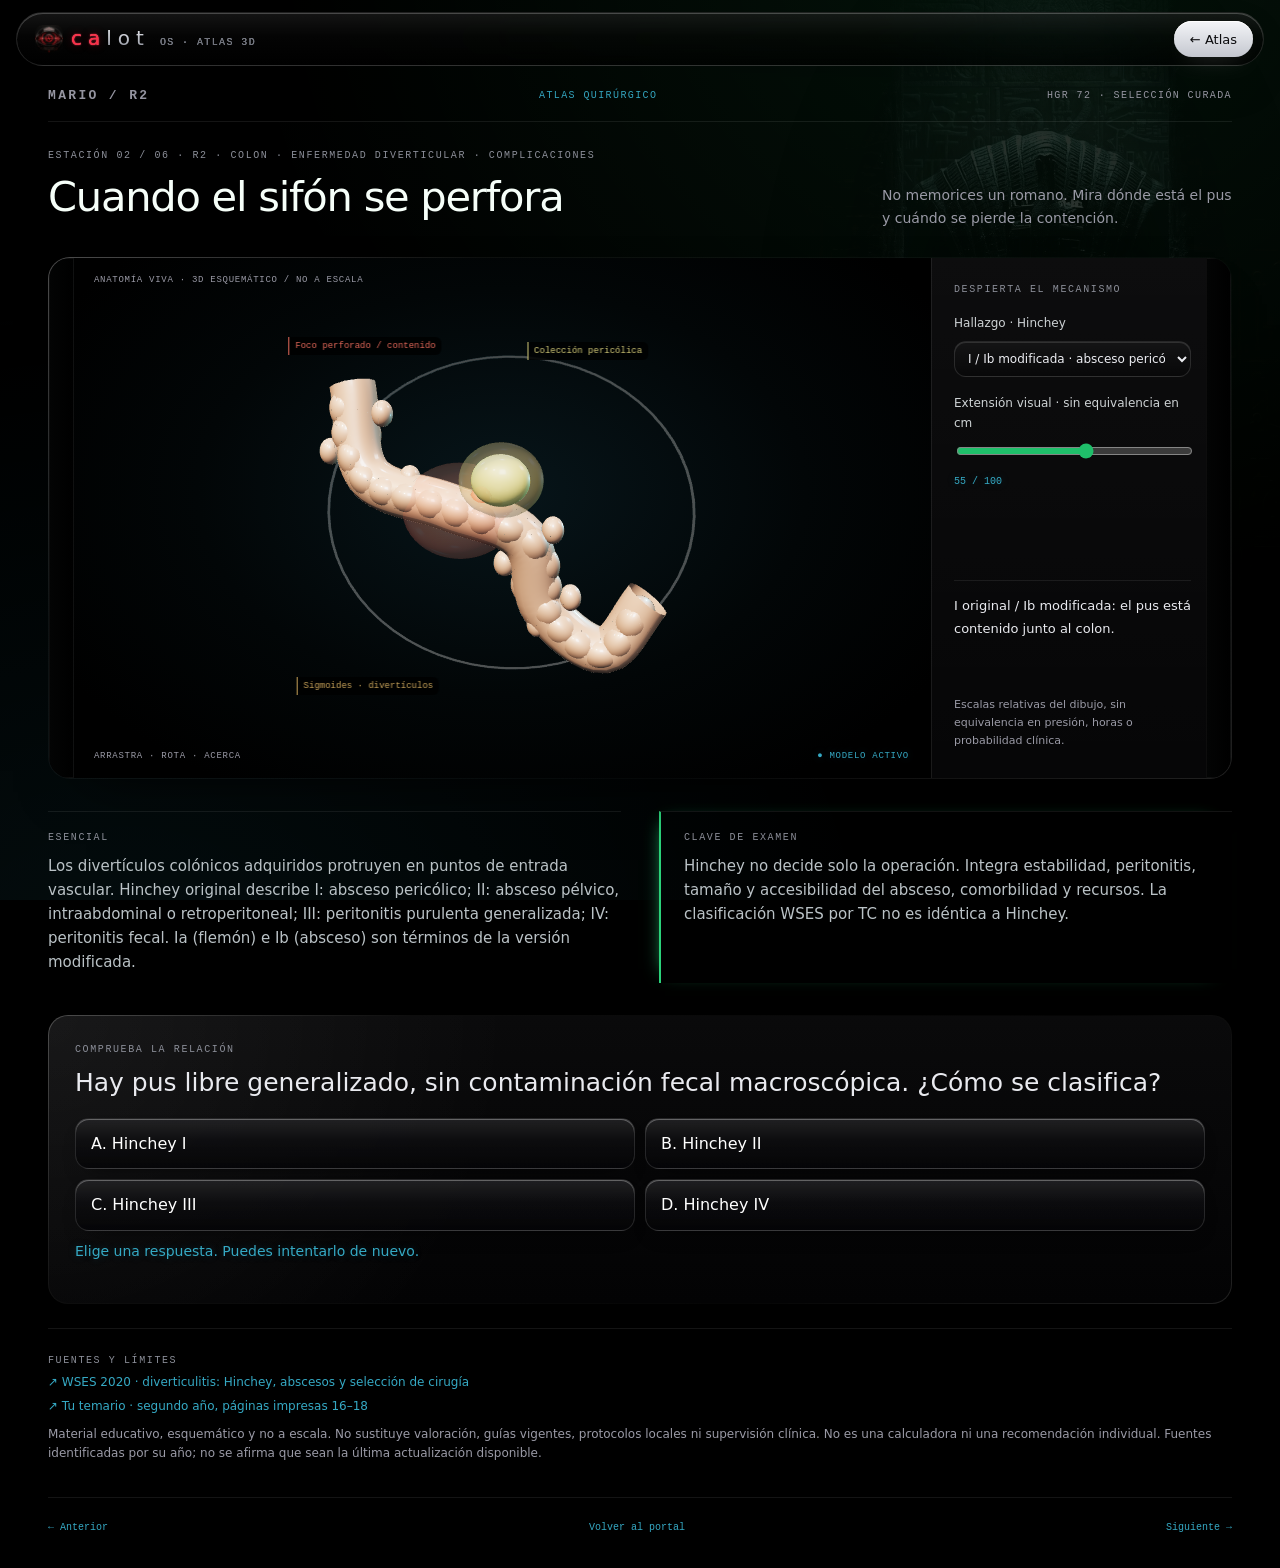
<file: atlas/02-diverticulos-hinchey.html>
<!doctype html><html lang="es"><head><meta charset="utf-8"><meta name="viewport" content="width=device-width,initial-scale=1"><link rel="icon" href="data:,"><title>Cuando el sifón se perfora · Mario / Cirugía R2</title><style>
:root{--bg:#050505;--stone:#0a0c10;--gold:#c9a45a;--light:#e8d5a3;--cyan:#3ee0ff;--ink:#e5e4df;--muted:#9ba4ab;--line:#343127;--red:#ef7169;--green:#8cd8b5;--serif:'Cinzel',Georgia,serif;--sans:'Source Sans 3',Arial,sans-serif;--mono:'JetBrains Mono',monospace}*{box-sizing:border-box}body{margin:0;background:var(--bg);color:var(--ink);font:16px/1.6 var(--sans)}body:before{content:'';position:fixed;inset:0;pointer-events:none;background:radial-gradient(ellipse at 85% 0,#18303920,transparent 50%);z-index:-1}a{color:var(--cyan);text-decoration:none}button,input,select,textarea{font:inherit}button,a,input,select{touch-action:manipulation}button{cursor:pointer}button:focus-visible,a:focus-visible,input:focus-visible,select:focus-visible,textarea:focus-visible{outline:2px solid var(--cyan);outline-offset:4px}button:disabled{opacity:.35;cursor:not-allowed}.wrap{max-width:1440px;margin:auto;padding:0 48px}.top{display:flex;align-items:center;justify-content:space-between;gap:20px;padding:22px 0 18px;border-bottom:1px solid var(--line);font:10px var(--mono);letter-spacing:.14em}.top .brand{font:600 18px var(--serif);letter-spacing:.22em;color:var(--light)}.top span{color:var(--muted)}.eyebrow{text-transform:uppercase;color:var(--gold);font:10px/1.5 var(--mono);letter-spacing:.16em}.intro{display:grid;grid-template-columns:1fr 350px;gap:30px;align-items:end;padding:26px 0}h1{font:500 clamp(27px,3.25vw,46px)/1.16 var(--serif);letter-spacing:-.03em;margin:10px 0}h2{font:500 25px/1.3 var(--serif);color:var(--light);margin:10px 0 18px}h3{font:500 18px/1.4 var(--serif);color:var(--light)}p{margin:9px 0}.dek{color:var(--muted);font-size:14px;line-height:1.7;margin:0}.stage-grid{display:grid;grid-template-columns:minmax(0,1fr) 300px;border:1px solid #6a5836;background:var(--stone);position:relative;box-shadow:0 0 45px #000,inset 0 0 0 5px #050505}.stage-grid:before,.stage-grid:after{content:'𓂀 𓆣 𓏏 𓊖 𓋹';position:absolute;top:0;bottom:0;z-index:4;writing-mode:vertical-rl;font:16px/1.6 Georgia;color:#8e713a66;pointer-events:none;padding:12px 2px;background:linear-gradient(90deg,#101217,#040505);border:1px solid #7a63383d;width:23px;letter-spacing:20px}.stage-grid:before{left:0}.stage-grid:after{right:0}.view{min-width:0;position:relative;background:radial-gradient(ellipse at 50% 50%,#112027 0,#090d12 45%,#030404 80%);margin-left:23px;overflow:hidden}.three{height:520px;position:relative;width:100%}.three canvas{width:100%;height:100%;display:block;touch-action:none}.view-top,.view-bottom{position:absolute;left:22px;right:22px;z-index:3;font:9px var(--mono);letter-spacing:.08em;color:var(--muted);pointer-events:none}.view-top{top:17px}.view-bottom{bottom:17px;display:flex;justify-content:space-between;gap:15px}.awake{color:var(--cyan);text-shadow:0 0 10px #3ee0ff99}.labels{position:absolute;inset:0;pointer-events:none}.label3{position:absolute;font:9px var(--mono);background:#05080cdd;border-left:1px solid currentColor;padding:4px 6px;white-space:nowrap;transform:translate(-50%,-50%);color:var(--cyan)}.controls{padding:24px 40px 20px 22px;border-left:1px solid var(--line);display:flex;flex-direction:column;gap:17px;background:linear-gradient(135deg,#0d1014,#070808)}label{display:block;color:#ced3d5;font-size:12px;margin-bottom:8px}select{width:100%;background:#10151b;color:var(--ink);border:1px solid #4c4738;padding:9px;font-size:12px;border-radius:2px}input[type=range]{width:100%;accent-color:var(--cyan);cursor:pointer}output{font:10px var(--mono);color:var(--cyan)}.status{border-top:1px solid var(--line);padding-top:14px;color:var(--light);font-size:13px;line-height:1.7;margin-top:auto;min-height:90px}.note{color:var(--muted);font-size:11px}.reading{display:grid;grid-template-columns:1fr 1fr;gap:38px;margin:32px 0}.reading article{border-top:1px solid var(--line);padding-top:18px}.reading p{color:#bac2c6;font-size:15px}.key{border-left:2px solid var(--gold);padding-left:23px}.quiz,.panel{border:1px solid var(--line);padding:26px;background:linear-gradient(145deg,#0b0e12,#060707);margin:24px 0}.quiz-options{display:grid;grid-template-columns:1fr 1fr;gap:10px}button,.btn{background:#0d1218;color:var(--ink);border:1px solid #39434a;padding:12px 15px;text-align:left;border-radius:2px;transition:border-color .2s,background .2s}button:hover,.btn:hover{border-color:var(--gold);background:#15191d}.correct{border-color:var(--green)!important;color:var(--green)!important}.wrong{border-color:var(--red)!important;color:var(--red)!important}.feedback{min-height:28px;font-size:14px;color:var(--cyan)}.sources{border-top:1px solid var(--line);padding:24px 0;color:var(--muted);font-size:12px}.sources a{display:block;margin:5px 0}.footer{display:flex;justify-content:space-between;border-top:1px solid var(--line);padding:24px 0 35px;gap:24px;font:10px var(--mono)}.hero{position:relative;min-height:475px;display:grid;grid-template-columns:1.2fr 1fr;align-items:center;gap:30px;overflow:hidden;border-bottom:1px solid #675334}.hero h1{font-size:clamp(42px,5.1vw,72px);max-width:700px;line-height:1.05}.hero em{font-style:normal;color:var(--light)}.hero .dek{max-width:550px}.hero-copy{z-index:3;padding:45px 0 50px}.hero-art{height:475px;position:relative;align-self:stretch;background:linear-gradient(90deg,#050505,transparent 22%,transparent 88%,#050505),url('egypt-ref.jpg') center 38%/cover;filter:saturate(.68)}.hero-art:after{content:'';position:absolute;inset:0;background:linear-gradient(0deg,#050505,transparent 35%,#05050522)}.hero-art:before{content:'𓂀 𓊖 𓋹';position:absolute;inset:16px 12px;border:1px solid #8c713d66;z-index:1;color:#c9a45a66;font:16px Georgia;padding:10px;letter-spacing:10px}.dust{position:absolute;inset:0;pointer-events:none;z-index:2}.dust i{position:absolute;bottom:-10px;background:var(--gold);border-radius:50%;box-shadow:0 0 9px #e8c66c;animation:rise 7s linear infinite}@keyframes rise{from{transform:translateY(0);opacity:0}15%{opacity:.7}to{transform:translateY(-360px) translateX(50px);opacity:0}}.route-label{margin:27px 0 15px;display:flex;justify-content:space-between;gap:15px}.index-grid{display:grid;grid-template-columns:repeat(3,1fr);gap:12px}.station-link{display:block;color:var(--ink);border:1px solid var(--line);padding:22px 24px;background:linear-gradient(135deg,#101318,#060707);position:relative;transition:.2s;min-height:170px}.station-link:before{content:'';position:absolute;left:0;top:20px;height:28px;width:2px;background:var(--gold)}.station-link:hover{transform:translateY(-3px);border-color:var(--gold)}.station-link .num{font:10px var(--mono);color:var(--cyan)}.station-link h3{margin:12px 0 8px}.station-link p{font-size:13px;color:var(--muted)}.resource-grid{display:grid;grid-template-columns:repeat(4,1fr);gap:12px}.resource-grid .station-link{min-height:185px}.pill{display:inline-block;font:9px var(--mono);color:var(--cyan);border:1px solid #255463;padding:5px 8px;margin:16px 10px 0 0}.ficha-layout{display:grid;grid-template-columns:200px minmax(0,1fr);gap:25px}.ficha-nav{display:flex;flex-direction:column;gap:7px}.ficha-nav button{font-size:12px;color:var(--muted);padding:13px}.ficha-nav button.active,.tabs button.active{color:var(--cyan);border-color:var(--cyan);background:#0c2029}.comparators{display:grid;grid-template-columns:repeat(3,1fr);gap:10px}.compare{border:1px solid var(--line);padding:17px;background:#0c1015}.compare h3{font-size:16px;margin:0 0 10px}.compare p{font-size:13px;color:#adb8bf}.compare strong{color:var(--cyan);font-weight:500}.compare.active{border-color:var(--cyan)}.ficha-visual{height:230px;border:1px solid #45402e;background:radial-gradient(ellipse,#101e26,#030505);margin:15px 0}.ficha-visual svg{width:100%;height:100%}.inline-controls{display:flex;gap:20px;align-items:center;flex-wrap:wrap;margin:16px 0}.inline-controls label{margin:0}.inline-controls select{width:auto;max-width:100%}.inline-controls input{width:220px}.ficha-case{border-left:2px solid var(--gold);padding-left:20px;margin:24px 0}.answer{padding:14px;background:#0c1c22;color:var(--cyan);margin-top:14px}.tabs{display:flex;gap:10px;flex-wrap:wrap;margin:16px 0 22px}.progress{display:flex;gap:9px;margin:16px 0}.progress span{height:3px;background:#293139;flex:1}.progress span.done{background:var(--cyan);box-shadow:0 0 10px #3ee0ff55}.case-layout{display:grid;grid-template-columns:260px 1fr;gap:30px}.case-side{border-right:1px solid var(--line);padding-right:26px}.case-side h2{font-size:22px}.case-side p{color:var(--muted);font-size:14px}.case-stage{font:70px var(--serif);color:#c9a45a66;line-height:1.2}.case-main{min-width:0}.case-main .quiz{margin-top:10px}.case-main .case-story{font-size:18px;line-height:1.7;color:#cbd1d4}textarea{display:block;width:100%;min-height:150px;background:#070b0f;color:var(--ink);border:1px solid #454b50;padding:16px;margin:15px 0;resize:vertical}.tree-shell{display:grid;grid-template-columns:280px 1fr;gap:25px}.tree-path{border-left:1px solid var(--gold);padding-left:20px}.tree-path div{font-size:13px;padding:12px 0;border-bottom:1px solid var(--line);color:var(--muted)}.tree-path div:last-child{color:var(--cyan)}.tree-main{min-height:340px}.tree-choices{display:grid;gap:12px}.tree-choices button{padding:17px}.tree-why{margin:20px 0;padding:17px;border-left:2px solid var(--cyan);background:#0c171c}.tree-why p{font-size:14px}.monitor{height:340px;position:relative;background:radial-gradient(ellipse,#0d1a22,#030505);border:1px solid #5a4e34}.monitor canvas{width:100%;height:100%}.night-grid{display:grid;grid-template-columns:1fr 330px;gap:25px}.night-clock{font:36px var(--mono);color:var(--cyan);margin:14px 0}.night-actions{display:flex;gap:10px;flex-wrap:wrap}.night-actions button{font-size:12px}.timeline-tags{display:flex;justify-content:space-between;font:9px var(--mono);color:var(--muted)}.timeline-tags span{max-width:100px}.hidden,[hidden]{display:none!important}.long-note{max-width:950px;color:var(--muted)}@media(max-width:960px){.wrap{padding:0 22px}.intro{grid-template-columns:1fr}.stage-grid{grid-template-columns:minmax(0,1fr) 260px}.controls{padding-left:15px;padding-right:35px}.resource-grid{grid-template-columns:1fr 1fr}.comparators{grid-template-columns:1fr 1fr}.hero h1{font-size:48px}.night-grid{grid-template-columns:1fr}.hero-art{height:480px}}@media(max-width:700px){.wrap{padding:0 17px}.top{font-size:8px}.top span{display:none}.top .brand{font-size:15px}.intro{padding:23px 0;gap:15px}.stage-grid{grid-template-columns:1fr}.three{height:460px}.view{margin-right:23px}.controls{margin:0 23px;border-left:0;border-top:1px solid var(--line);padding:22px}.stage-grid:after{height:460px;bottom:auto}.stage-grid:before{height:460px;bottom:auto}.reading,.case-layout,.tree-shell,.ficha-layout{grid-template-columns:1fr}.reading{gap:20px}.index-grid{grid-template-columns:1fr 1fr}.hero{display:block}.hero-copy{padding:35px 0;max-width:82%}.hero-art{position:absolute;right:-70px;top:0;width:65%;height:100%;opacity:.35}.hero h1{font-size:44px}.ficha-nav{display:grid;grid-template-columns:1fr 1fr}.comparators{grid-template-columns:1fr}.quiz-options{grid-template-columns:1fr}.case-side{border-right:0;border-bottom:1px solid var(--line);padding-bottom:20px}.case-stage{font-size:40px}.tree-path{display:flex;gap:15px;overflow:auto}.tree-path div{min-width:120px}.quiz,.panel{padding:20px}.footer{font-size:9px;gap:10px}.label3{font-size:8px}.night-grid{gap:12px}.view-top{font-size:8px}}@media(max-width:420px){.index-grid,.resource-grid{grid-template-columns:1fr}.three{height:420px}.stage-grid:before,.stage-grid:after{height:420px}.hero-copy{max-width:95%}.hero h1{font-size:38px}}@media(prefers-reduced-motion:reduce){*{animation:none!important;transition:none!important}}

/* Carved vector inlay: no platform-dependent hieroglyph glyphs. */
.stage-grid:before,.stage-grid:after{content:"";background-color:#090b0e;background-image:url("data:image/svg+xml,%3Csvg%20xmlns%3D%22http%3A%2F%2Fwww.w3.org%2F2000%2Fsvg%22%20width%3D%2223%22%20height%3D%22142%22%20viewBox%3D%220%200%2023%20142%22%3E%3Cg%20fill%3D%22none%22%20stroke%3D%22%23ad8b48%22%20stroke-opacity%3D%22.48%22%20stroke-width%3D%22.7%22%3E%3Cpath%20d%3D%22M3%202h17v136H3zM5%2036h13M5%2070h13M5%20105h13M5%20138h13%22%2F%3E%3Cpath%20d%3D%22M6%2015q5-7%2011%200-6%205-11%200m5-3v6m-5-2%204%206%205-2M9%2029h6%22%2F%3E%3Cpath%20d%3D%22M11%2044v19m-5-12h11m-6-8c-6%200-6%208%200%208s6-8%200-8M7%2065h8%22%2F%3E%3Cpath%20d%3D%22M7%2079q5-6%209%200v12q-5%207-9%200zm4-4v22m-5-13h12m-12%206h12M8%2099h7%22%2F%3E%3Cpath%20d%3D%22M6%20116l5-7%206%207-6%2010zm0%2013h11m-8-4v4m5-4v4%22%2F%3E%3C%2Fg%3E%3C%2Fsvg%3E");background-repeat:repeat-y;background-position:center top;letter-spacing:0;padding:0}.hero-art:before{content:"";background:linear-gradient(90deg,#c9a45a12,transparent 5%,transparent 95%,#c9a45a12)}
</style><link rel="stylesheet" href="nous-skin.css"></head><body><div class="wrap"><header><nav class="top"><a class="brand" href="index.html">MARIO / R2</a><a href="index.html">ATLAS QUIRÚRGICO</a><span>HGR 72 · SELECCIÓN CURADA</span></nav><div class="intro"><div><div class="eyebrow">ESTACIÓN 02 / 06 · R2 · Colon · enfermedad diverticular · complicaciones</div><h1>Cuando el sifón se perfora</h1></div><p class="dek">No memorices un romano. Mira dónde está el pus y cuándo se pierde la contención.</p></div></header><main><section class="stage-grid"><div class="view"><div class="view-top">ANATOMÍA VIVA · 3D ESQUEMÁTICO / NO A ESCALA</div><div class="three" id="visual" role="img" aria-label="No memorices un romano. Mira dónde está el pus y cuándo se pierde la contención."></div><div class="view-bottom"><span>ARRASTRA · ROTA · ACERCA</span><span class="awake">● MODELO ACTIVO</span></div></div><aside class="controls"><div class="eyebrow">Despierta el mecanismo</div><div class="control"><label for="hinchey">Hallazgo · Hinchey</label><select id="hinchey"><option value="0" >Ia modificada · flemón pericólico</option><option value="1" selected>I / Ib modificada · absceso pericólico</option><option value="2" >II · absceso distante / pélvico</option><option value="3" >III · peritonitis purulenta</option><option value="4" >IV · peritonitis fecal</option></select></div><div class="control"><label for="extent">Extensión visual · sin equivalencia en cm</label><input id="extent" type="range" min="0" max="100" value="55" step="1"><output id="out-extent" for="extent"></output></div><div class="status" id="status" aria-live="polite"></div><p class="note">Escalas relativas del dibujo, sin equivalencia en presión, horas o probabilidad clínica.</p></aside></section><section class="reading"><article><div class="eyebrow">Esencial</div><p>Los divertículos colónicos adquiridos protruyen en puntos de entrada vascular. Hinchey original describe I: absceso pericólico; II: absceso pélvico, intraabdominal o retroperitoneal; III: peritonitis purulenta generalizada; IV: peritonitis fecal. Ia (flemón) e Ib (absceso) son términos de la versión modificada.</p></article><article class="key"><div class="eyebrow">Clave de examen</div><p>Hinchey no decide solo la operación. Integra estabilidad, peritonitis, tamaño y accesibilidad del absceso, comorbilidad y recursos. La clasificación WSES por TC no es idéntica a Hinchey.</p></article></section><section class="quiz"><div class="eyebrow">Comprueba la relación</div><h2>Hay pus libre generalizado, sin contaminación fecal macroscópica. ¿Cómo se clasifica?</h2><div class="quiz-options"><button data-answer="0">A. Hinchey I</button><button data-answer="1">B. Hinchey II</button><button data-answer="2">C. Hinchey III</button><button data-answer="3">D. Hinchey IV</button></div><p class="feedback" id="feedback" aria-live="polite">Elige una respuesta. Puedes intentarlo de nuevo.</p></section><section class="sources"><div class="eyebrow">Fuentes y límites</div><a target="_blank" rel="noopener" href="https://wjes.biomedcentral.com/articles/10.1186/s13017-020-00313-4">↗ WSES 2020 · diverticulitis: Hinchey, abscesos y selección de cirugía</a><a href="temario-cirugia.pdf">↗ Tu temario · segundo año, páginas impresas 16–18</a><p>Material educativo, esquemático y no a escala. No sustituye valoración, guías vigentes, protocolos locales ni supervisión clínica. No es una calculadora ni una recomendación individual. Fuentes identificadas por su año; no se afirma que sean la última actualización disponible.</p></section><nav class="footer"><a href="01-apendicitis.html">← Anterior</a><a href="index.html">Volver al portal</a><a href="03-fistula-anal-parks.html">Siguiente →</a></nav></main><script>const DATA={"file": "02-diverticulos-hinchey.html", "title": "Cuando el sifón se perfora", "hook": "Colon · enfermedad diverticular · complicaciones", "dek": "No memorices un romano. Mira dónde está el pus y cuándo se pierde la contención.", "controls": [{"id": "hinchey", "label": "Hallazgo · Hinchey", "options": ["Ia modificada · flemón pericólico", "I / Ib modificada · absceso pericólico", "II · absceso distante / pélvico", "III · peritonitis purulenta", "IV · peritonitis fecal"], "value": 1}, {"id": "extent", "label": "Extensión visual · sin equivalencia en cm", "value": 55}], "essential": "Los divertículos colónicos adquiridos protruyen en puntos de entrada vascular. Hinchey original describe I: absceso pericólico; II: absceso pélvico, intraabdominal o retroperitoneal; III: peritonitis purulenta generalizada; IV: peritonitis fecal. Ia (flemón) e Ib (absceso) son términos de la versión modificada.", "key": "Hinchey no decide solo la operación. Integra estabilidad, peritonitis, tamaño y accesibilidad del absceso, comorbilidad y recursos. La clasificación WSES por TC no es idéntica a Hinchey.", "q": "Hay pus libre generalizado, sin contaminación fecal macroscópica. ¿Cómo se clasifica?", "options": ["Hinchey I", "Hinchey II", "Hinchey III", "Hinchey IV"], "answer": 2, "explain": "III es peritonitis purulenta generalizada; IV implica contaminación fecal. No son solo tamaños de absceso.", "sources": ["diverticulitis"], "n": 2}</script><script type="importmap">{"imports":{"three":"../vendor/three/three.module.min.js","three/addons/":"../vendor/three/addons/"}}</script><script type="module">const $=id=>document.getElementById(id),v=id=>Number($(id)?.value||0);let update=()=>{};window.__ready=false;window.__revision=0;
const reduced=matchMedia('(prefers-reduced-motion: reduce)').matches;
const statements={
1:()=>{let p=['La punta cruza por delante del íleon.','La punta queda detrás del íleon: cambia tu ángulo de observación.','La punta desciende hacia pelvis; síntomas urinarios o rectales pueden acompañar.',(v('cut')?'Retrocecal: ventana transparente abierta para ver la patogenia.':'La punta asciende detrás del ciego. Rota para descubrirla; mover patogenia abre una ventana transparente.'),'La punta queda bajo el polo cecal.'][v('position')];return p+' '+(v('damage')<30?'Obstrucción representada por un apendicolito.':v('damage')<65?'Distensión y compromiso de perfusión esquemáticos.':v('damage')<85?'Daño necrótico focal ilustrativo.':'Discontinuidad y contaminación extraluminal ilustrativas.');},
2:()=>['Ia modificada: inflamación contenida alrededor del divertículo; no hay una cavidad purulenta.','I original / Ib modificada: el pus está contenido junto al colon.','II: colección separada del foco, aquí en pelvis. No equivale por sí sola a peritonitis difusa.','III: líquido purulento fuera de una colección delimitada, distribuido por el peritoneo.','IV: material fecal extraluminal más contaminación difusa. Requiere control de fuente urgente.'][v('hinchey')],
3:()=>v('goodsall')?'Goodsall es orientativa: orificios posteriores suelen curvar a línea media posterior; anteriores suelen ir radialmente. Excepciones frecuentes, especialmente trayectos largos o complejos. No se aplica mecánicamente a cada tipo de Parks.':['Entre interno y externo, sin atravesar el externo.','Cruza el esfínter externo y alcanza la fosa isquioanal.','Asciende entre esfínteres, pasa por arriba del puborrectal y desciende a piel atravesando el elevador.','Del recto a piel por fuera del complejo: atraviesa el elevador, sin origen criptoglandular anal típico.'][v('parks')],
4:()=>v('vascular')?'Salida venosa bloqueada: las venas se dilatan y el asa se congestiona / edematiza. Si progresa también se compromete el aporte.':'Entrada arterial bloqueada: la perfusión distal se interrumpe. El territorio palidece y puede avanzar a cianosis / necrosis.',
5:()=>['Ia: chorro activo. Hemostasia endoscópica, no adrenalina aislada.','Ib: rezumamiento activo. También requiere hemostasia endoscópica.','IIa: vaso visible no sangrante. Alto riesgo; tratar endoscópicamente.','IIb: coágulo adherido. Considerar retirada y tratar el estigma que se descubra.','IIc: mancha plana pigmentada. No hemostasia endoscópica por este estigma.','III: base limpia. No hemostasia endoscópica por este estigma.'][v('forrest')],
6:()=>['EEI y pinza crural superpuestos. La barrera es anatómica y funcional.','Tipo I: unión por arriba de la pinza crural. Se pierde la superposición de ambas barreras.','Tipo II pura: fondo herniado al lado del esófago; la unión permanece próxima al hiato.'][v('hernia')]+' '+(v('competence')<40?'El ascenso cian aumenta al abrir la barrera en este modelo.':'El ascenso se reduce con barrera competente; la imagen no mide pH ni presión real.')};
function narrative(){$('status').textContent=statements[DATA.n]();for(const c of DATA.controls){let out=$('out-'+c.id);if(out)out.textContent=v(c.id)+' / 100';}}
document.querySelectorAll('[data-answer]').forEach(b=>b.addEventListener('click',()=>{let ok=+b.dataset.answer===DATA.answer;document.querySelectorAll('[data-answer]').forEach(e=>e.classList.remove('correct','wrong'));b.classList.add(ok?'correct':'wrong');$('feedback').textContent=(ok?'Correcto. ':'No todavía. ')+DATA.explain;window.__quiz=ok;}));
for(const c of DATA.controls)$(c.id).addEventListener('input',()=>{if(c.id==='damage' && [1,3].includes(v('position'))) $('cut').value='1';narrative();update();window.__revision++;});narrative();
let T,OrbitControls,RoomEnvironment;try{T=await import('three');({OrbitControls}=await import('three/addons/controls/OrbitControls.js'));({RoomEnvironment}=await import('three/addons/environments/RoomEnvironment.js'));await spatial();}catch(e){$('visual').innerHTML='<div class="panel">No se pudo cargar el modelo 3D. Requiere conexión a internet y WebGL; recarga con conexión. El texto y el reactivo siguen funcionando.</div>';window.__loadFailure=String(e);}
async function spatial(){
const host=$('visual'),scene=new T.Scene(),camera=new T.PerspectiveCamera(37,host.clientWidth/host.clientHeight,.1,100);camera.position.set(0,1,12.8);
const renderer=new T.WebGLRenderer({antialias:true,alpha:true,preserveDrawingBuffer:true});renderer.setPixelRatio(Math.min(devicePixelRatio,2));renderer.setSize(host.clientWidth,host.clientHeight);renderer.toneMapping=T.ACESFilmicToneMapping;renderer.toneMappingExposure=1.12;host.appendChild(renderer.domElement);
const pm=new T.PMREMGenerator(renderer);scene.environment=pm.fromScene(new RoomEnvironment(),.04).texture;
const key=new T.DirectionalLight(0xffe5ba,3.4);key.position.set(-4,6,7);scene.add(key);const rim=new T.PointLight(0x3ee0ff,65);rim.position.set(5,1,-3);scene.add(rim);scene.add(new T.AmbientLight(0xaac5dc,.65));
const orbit=new OrbitControls(camera,renderer.domElement);orbit.enableDamping=true;orbit.minDistance=7;orbit.maxDistance=22;orbit.target.set(0,0,0);orbit.update();
const C={tissue:0xc69a82,dark:0x694b58,gold:0xc9a45a,ivory:0xdac7aa,cyan:0x3ee0ff,artery:0xe26859,vein:0x438eae,necrosis:0x39363d,pus:0xd3ca78,fascia:0xb9c0c6};let root=new T.Group();scene.add(root);const labelHost=document.createElement('div');labelHost.className='labels';host.appendChild(labelHost);let tags=[],moving=[];
const material=(col,a=1)=>new T.MeshPhysicalMaterial({color:col,roughness:.4,metalness:.06,clearcoat:.5,transparent:a<1,opacity:a,side:T.DoubleSide,depthWrite:a>.8});
function mesh(geo,col,a=1,parent=root){let m=new T.Mesh(geo,material(col,a));parent.add(m);return m;}
function ell(x,y,z,sx,sy,sz,col,a=1,parent=root){let m=mesh(new T.SphereGeometry(1,36,24),col,a,parent);m.position.set(x,y,z);m.scale.set(sx,sy,sz);return m;}
function tube(points,r,col,a=1,parent=root){let path=new T.CatmullRomCurve3(points.map(p=>new T.Vector3(...p)));let m=mesh(new T.TubeGeometry(path,70,r,12,false),col,a,parent);return {m,path};}
function ring(x,y,z,r,th,col,a=1,angle=Math.PI*2,parent=root){let m=mesh(new T.TorusGeometry(r,th,14,64,angle),col,a,parent);m.position.set(x,y,z);return m;}
function tag(text,x,y,z,col=C.cyan){let el=document.createElement('span');el.className='label3';el.textContent=text;el.style.color='#'+col.toString(16).padStart(6,'0');labelHost.appendChild(el);tags.push({el,p:new T.Vector3(x,y,z)});}
function flow(path,col,count=10,speed=.12,limit=1){for(let i=0;i<count;i++){let m=ell(0,0,0,.045,.045,.045,col);moving.push({m,path,start:i/count,speed,limit});}}
function disk(x,y,z,r,col){let m=mesh(new T.CircleGeometry(r,48),col);m.position.set(x,y,z);return m;}
function muscle(radius,th,height,y,col,a){let m=mesh(new T.CylinderGeometry(radius,radius,height,64,1,true,.5,Math.PI*1.65),col,a);m.position.y=y;let edge=ring(0,y+height/2,0,radius,th,col,a,Math.PI*1.65);edge.rotation.x=Math.PI/2;edge.rotation.z=.5;return m;}
function bowel(points,r,col,a=1){let b=tube(points,r,col,a);for(let i=1;i<20;i++){let p=b.path.getPointAt(i/20);let r1=ell(p.x,p.y,p.z,r*1.14,r*.8,r*1.04,col,a);r1.lookAt(p.clone().add(b.path.getTangentAt(i/20)));}return b;}
function stomach(parent=root,a=.34){let s=new T.Shape();s.moveTo(-.8,1.9);s.bezierCurveTo(-1.2,2.65,-2.65,2.6,-2.65,1.4);s.bezierCurveTo(-3.2,-.2,-2.7,-2.1,-1.35,-2.1);s.bezierCurveTo(-.1,-2.1,.55,-.2,1.1,-.15);s.lineTo(1.05,.3);s.bezierCurveTo(.1,.6,-.9,.4,-.8,1.9);let m=mesh(new T.ExtrudeGeometry(s,{depth:.55,bevelEnabled:true,bevelSize:.15,bevelThickness:.14,bevelSegments:4,curveSegments:36}),C.tissue,a,parent);m.position.z=-.4;return m;}
function rebuild(){root.traverse(o=>{o.geometry?.dispose();if(o.material)o.material.dispose();});scene.remove(root);root=new T.Group();scene.add(root);tags=[];moving=[];labelHost.replaceChildren();
switch(DATA.n){
case 1:{let d=v('damage')/100,trans=v('cut')?.24:1;
const c=bowel([[-.85,2.7,-.15],[-.9,1.5,0],[-.9,.2,0],[-.65,-.85,0]],.68,C.tissue,trans);ell(-.75,-.8,0,.7,.6,.64,C.tissue,trans);
for(let k=0;k<3;k++){let z=k===0?.65:-.38,x=k===1?-1.45:k===2?-.35:-.9;tube([[x,2.6,z],[x,1.3,z],[x,-.1,z],[-.75,-.8,z]],.025,C.gold,.9);}
const ileum=bowel([[2.8,1.1,.2],[1.8,.5,.25],[.7,.35,.18],[-.35,.4,.1]],.27,C.ivory);tag('Íleon terminal',2,1.35,.7,C.ivory);
let base=[-.85,-.8,-.35];let routes=[ [base,[.15,-.7,.8],[.9,.6,.8],[1.8,1.25,.75]], [base,[.1,-.7,-.7],[.9,.7,-.7],[1.7,1.2,-.7]], [base,[-.2,-1.3,.15],[.2,-2.3,.35],[.8,-2.65,.4]], [base,[-.85,-.4,-.9],[-.9,.7,-.95],[-1.1,1.9,-.8]], [base,[-1,-1.5,0],[-1.8,-1.65,.3],[-2.2,-1.3,.4]] ];let route=routes[v('position')],ap=tube(route,.12+d*.13,d>.66?C.necrosis:d>.3?C.artery:C.tissue);ell(...base,.16,.16,.16,C.gold);let tip=ap.path.getPointAt(.85);ell(...ap.path.getPointAt(.17).toArray(),.13,.15,.13,C.ivory);if(d>.3)tube(route,.26+d*.09,C.artery,.12);if(d>.82){ell(tip.x,tip.y,tip.z+.15,.14,.13,.1,0x17171b);for(let i=0;i<7;i++)ell(tip.x+.2+Math.sin(i*3)*d*.35,tip.y-.2-i*.085,tip.z+.1,.07,.1,.07,C.pus,.7);}
// Mesentery silhouette and vascular supply, behind the appendix.
let tail=ap.path.getPointAt(.65);tube([[-.4,.25,-.45],[.3,-.3,-.5],[tail.x,tail.y,tail.z-.16]],.018,C.artery);tag('Ciego · tenias',-2.2,1.5,.1,C.gold);tag('Base fija',-1.6,-1.35,.4,C.gold);tag(['Preileal','Postileal','Pélvica','Retrocecal · detrás','Subcecal'][v('position')],2.1,-1.6,.4);tag('Apendicolito · esquema',1.7,2.65,0,C.ivory);root.rotation.y=.15;break;}
case 2:{let h=v('hinchey'),e=v('extent')/100;const points=[[-2.5,2.2,0],[-2.2,.7,.15],[-.8,.2,.4],[.4,-.3,.3],[.7,-1.5,-.1],[1.7,-2.2,-.15],[2.4,-1.3,0]];let sg=bowel(points,.39,C.tissue);for(let i=1;i<12;i++){let p=sg.path.getPointAt(i/13),q=[p.x+(i%2?.48:-.48),p.y+.14,p.z+.12];tube([p.toArray(),q],.08,C.tissue);ell(...q,.18,.22,.18,i===5?C.artery:C.tissue);}
let infl=sg.path.getPointAt(.4);ell(infl.x,infl.y,infl.z,.6+e*.6,.5+e*.5,.4+e*.4,C.artery,.18);if(h===0){for(let i=0;i<15;i++)ell(infl.x+Math.sin(i*2)*.8,infl.y+Math.cos(i*2)*.6,.5,.1,.09,.08,C.gold,.3);}
if(h===1||h===2){let x=h===1?infl.x+.7:2,y=h===1?infl.y+.5:-1.8;ell(x,y,.65,.45+e*.4,.4+e*.35,.42,C.gold,.3);ell(x,y,.7,.33+e*.25,.3+e*.2,.32,C.pus,.85);tag(h===1?'Colección pericólica':'Colección pélvica distante',1.4,2.6,.8,C.pus);if(h===2)tube([infl.toArray(),[.1,-.7,.6],[x,y,.7]],.018,C.artery,.4);}
let per=ring(0,0,-.7,3.2,.025,C.fascia,.18);per.scale.y=.85;if(h>=3){ell(0,-1.6,-.1,3,.5,1.7,C.pus,.12+e*.18);for(let i=0;i<48;i++){let x=Math.sin(i*2.4)*2.8,y=Math.cos(i*1.71)*2.35;ell(x,y,.5+(i%3)*.18,.05+e*.04,.05+e*.04,.05,C.pus,.7);}tag('Contaminación peritoneal difusa',0,2.9,.5,C.pus);}
if(h===4){let route=[infl.toArray(),[infl.x+.3,infl.y-.5,.8],[.9,-1.5,1]];tube(route,.12,C.gold);for(let i=0;i<12;i++)ell(Math.sin(i*2)*2.5,-1.2+Math.cos(i*1.2)*.9,.65,.15,.12,.1,0x7d8055);disk(infl.x,infl.y,.85,.16,0x22221e);}
tag('Sigmoides · divertículos',-2.1,-2.7,.7,C.gold);tag(h===0?'Flemón ≠ absceso':'Foco perforado / contenido',-2.1,2.75,.6,C.artery);root.rotation.y=-.12;break;}
case 3:{let a=.85-v('opacity')*.006;muscle(.57,.045,2.7,-.4,C.tissue,a);muscle(1.05,.07,2.4,-.55,C.ivory,a);let rect=tube([[0,2.65,0],[0,1.7,0],[0,.85,0]],.48,C.tissue,.35);let pub=ring(0,.9,-.1,1.18,.19,C.gold,a,Math.PI*1.55);pub.rotation.x=Math.PI/2;pub.rotation.z=.65;
for(let side of [-1,1]){let plane=mesh(new T.PlaneGeometry(1.7,2.1,8,8),C.fascia,.15);plane.rotation.x=-Math.PI/2;plane.rotation.y=side*.5;plane.position.set(side*1.95,1.15,-.15);ell(side*2,-.7,-.1,.75,1.35,.8,C.gold,.055);}
let tracks=[[[.1,.25,.5],[.72,.15,.32],[.72,-1.1,.32],[.75,-2,.6]],[[.1,.25,.5],[.72,.15,.32],[1.3,-.15,.32],[1.9,-1.1,.4],[2.2,-2,.6]],[[.1,.25,.5],[.72,.8,.32],[.8,1.65,.32],[1.5,1.7,.32],[2,1.1,.32],[2.25,-2,.6]],[[.2,2,.4],[1.25,2.1,.32],[2,1.1,.32],[2.5,-.5,.4],[2.6,-2,.6]]];let tr=tube(tracks[v('parks')],.082,C.cyan);flow(tr.path,C.cyan,12,.1);let start=tracks[v('parks')][0];ell(...start,.12,.12,.12,C.artery);ell(...tracks[v('parks')].at(-1),.14,.12,.12,C.cyan);let skin=ring(0,-2,0,2.8,.04,C.tissue,.3);skin.rotation.x=Math.PI/2;
tag('Recto',-1.3,2.65,.2,C.tissue);tag('Puborrectal',-1.8,1.25,.8,C.gold);tag('Elevador del ano',2,2.65,.5,C.fascia);tag('Esfínter interno',-1.8,.1,.7,C.tissue);tag('Esfínter externo',-1.9,-1.05,.7,C.ivory);tag('Fosa isquioanal',2.25,-.8,.9,C.gold);tag('Trayecto · '+DATA.controls[0].options[v('parks')],0,-2.8,.6);
if(v('goodsall')){let arc=ring(0,-2.1,0,2.1,.035,C.cyan,.6,Math.PI);arc.rotation.x=Math.PI/2;tag('Orientativa · NO sección a ciegas',0,3.25,0,C.gold);}root.rotation.y=-.12;break;}
case 4:{let ven=v('vascular'),s=v('severity')/100;let path=[];for(let i=0;i<=50;i++){let u=i/50;path.push([-2.8+5.6*u,-1.65+Math.sin(u*Math.PI*6)*.45,Math.cos(u*Math.PI*6)*.45]);}let col=ven?new T.Color(C.tissue).lerp(new T.Color(0x704c78),s):new T.Color(C.ivory).lerp(new T.Color(s>.75?C.necrosis:0x7f9aa6),s);let b=tube(path,.19+(ven?s*.16:0),col);let art=tube([[-.3,2.6,-.5],[-.3,1.6,-.45],[-.4,.4,-.35]],.105,C.artery);let vein=tube([[.2,.2,-.5],[.3,1.4,-.6],[.3,2.6,-.6]],.12+(ven?.1*s:0),C.vein);flow(art.path,C.artery,9,.17,ven?1:.43);flow(vein.path,C.cyan,9,ven?.025:.15,ven?.42:1);
for(let i=0;i<9;i++){let x=-2.6+i*.65;let ar=tube([[-.3,1.2-i*.07,-.4],[x*.55,.1,-.15],[x,-1,.1]],.035,C.artery,ven?1:.25);let vr=tube([[x+.1,-1,.05],[x*.55+.12,0,-.25],[.28,1.3-i*.07,-.5]],.04+(ven?.025*s:0),C.vein);let arc=tube([[x-.3,-1.2,.1],[x,-.88,.1],[x+.32,-1.2,.1]],.025,C.artery,.7);if(ven)flow(ar.path,C.gold,4,.12*(1-s*.7));else flow(ar.path,C.artery,3,.01);flow(vr.path,C.cyan,4,ven?.018:.12,ven?.6:1);let p=b.path.getPointAt((i+.5)/9);tube([[x,-1,.1],p.toArray()],.018,C.artery,.55);}
let throm=ell(ven?.3:-.3,1.45,-.3,.17,.25,.17,C.gold);ring(ven?.3:-.3,1.45,-.24,.28,.025,C.cyan);tag('AMS · entrada',-1.5,2.8,0,C.artery);tag('VMS · salida',1.5,2.8,0,C.vein);tag('Oclusión '+(ven?'venosa':'arterial'),1.8,1.6,0,C.gold);tag('Arcadas → vasos rectos',-2.1,.15,.3,C.artery);tag(ven?'Asa congestiva + edema':'Aporte distal interrumpido',0,-2.75,.4,C.ivory);tag('Escala conceptual · no reloj biológico',0,3.4,0,C.gold);root.rotation.x=.13;break;}
case 5:{let f=v('forrest'),d=v('depth')/100;stomach(root,.27);tube([[-.8,3.2,-.1],[-.8,2.6,-.1],[-.8,1.8,-.1]],.2,C.tissue,.4);let du=tube([[1.05,.1,0],[1.7,.3,.05],[2.4,.1,-.1],[2.55,-.7,-.1],[2.2,-1.6,-.15],[1.2,-1.9,-.15]],.3,C.tissue,.4);ell(1.7,.3,0,.55,.44,.34,C.tissue,.3);
let gda=tube([[.6,1.5,-.48],[1.5,1,-.48],[1.8,.25,-.45],[1.85,-.8,-.45],[2.3,-1.8,-.45]],.085,C.artery);flow(gda.path,C.artery,13,.15);tube([[-.6,2.3,-.2],[-.4,1.2,-.2],[.2,.5,-.2],[1,.3,-.2]],.045,C.artery);let crater=new T.Group();crater.position.set(1.68,.3,.55-d*.2);root.add(crater);ring(0,0,0,.3+d*.15,.075,C.artery,.8,Math.PI*2,crater);ell(0,0,-.05,.3+d*.1,.27+d*.06,.09,f===5?C.ivory:C.dark,1,crater);
if(f===0){let jet=tube([[1.68,.3,.7],[1.85,1.2,1.2],[1.95,2.1,1.15]],.04,C.artery);flow(jet.path,C.artery,16,.5);}
if(f===1){for(let i=0;i<5;i++){let bleed=tube([[1.5+i*.08,.3,.7],[1.4+i*.13,-.25,.85],[1.5+i*.15,-.7,.7]],.025,C.artery);flow(bleed.path,C.artery,5,.2);}}
if(f===2){ell(1.68,.3,.68,.075,.11,.1,C.artery);ring(1.68,.3,.64,.11,.012,C.gold);}
if(f===3)ell(1.68,.3,.68,.25,.19,.16,0x4e2630);if(f===4)ell(1.68,.3,.64,.18,.12,.025,0x503c3c);
tag('Estómago · ventana',-1.8,-2.7,.5,C.tissue);tag('Curvatura menor · gástrica izq.',-1.5,1.15,.7,C.artery);tag('Bulbo · pared posterior',2.05,2.65,.5,C.gold);tag('Gastroduodenal · detrás',2.2,-2.6,.3,C.artery);tag('Forrest '+['Ia','Ib','IIa','IIb','IIc','III'][f],.1,-.7,1,C.cyan);
if(v('view')){root.position.set(-1.5,-.25,0);root.scale.setScalar(1.45);}root.rotation.y=-.22;break;}
case 6:{let h=v('hernia'),k=v('competence')/100,pr=v('pressure')/100,up=h===1?1.4:0;
let stomachG=new T.Group();root.add(stomachG);stomachG.position.set(1.05,-.55+up,0);stomach(stomachG,.37);let junctionY=1.25+up;tube([[.25,3.1,0],[.25,(3.1+junctionY)/2,0],[.25,junctionY,0]],.2,C.tissue,.6);
let eei=ring(.25,junctionY,0,.21+(1-k)*.19,.08,C.gold);eei.rotation.x=Math.PI/2;
// Crural sling stays at the diaphragmatic hiatus while GEJ slides.
let cr=ring(.25,1.1,0,.65,.14,C.ivory,.75);cr.rotation.x=Math.PI/2;cr.scale.x=h===2?1.8:h===1?1.3:1;
let diaphragm=mesh(new T.RingGeometry(.72,3.3,80),C.fascia,.08);diaphragm.rotation.x=Math.PI/2;diaphragm.position.set(.25,1.1,0);diaphragm.scale.y=.65;
if(h===2){ell(-1,1.75,-.2,.7,1.3,.6,C.tissue,.55);tube([[-.7,-.2,0],[-1.1,.7,0],[-1,2.6,0],[-.4,2.15,0]],.28,C.tissue,.35);tag('Fondo paraesofágico',-1.5,3.2,0,C.tissue);}
let his=tube([[.25,junctionY+.3,.35],[.25,junctionY-.15,.35],[-.5,junctionY+.3,.35]],.018,C.gold);let reflux=(1-k)*(.35+pr*.65);if(reflux>.035){let r=tube([[-.5,-.5+up,.45],[.1,.5+up,.45],[.25,junctionY,.4],[.25,2.3+reflux,.4]],.025+reflux*.05,C.cyan,.8);flow(r.path,C.cyan,Math.round(3+reflux*17),.09+reflux*.19,reflux*.6+.4);}
tag('Esófago',1.55,3.4,.4,C.tissue);tag('EEI · barrera intrínseca',1.7,junctionY+.2,.6,C.gold);tag('Pinza crural · diafragma',2.15,.7,.8,C.ivory);tag('Ángulo de His',-1.6,.5+up,.7,C.gold);tag('Ascenso cian · no mide pH',-.2,-2.9,.6);root.scale.setScalar(.9);root.rotation.y=.17;break;}
}
window.__modelObjects=root.children.length;}
update=rebuild;rebuild();function frame(t){requestAnimationFrame(frame);let time=reduced?0:t/1000;for(const p of moving)p.m.position.copy(p.path.getPointAt(((p.start+time*p.speed)%1)*p.limit));orbit.update();renderer.render(scene,camera);for(const t of tags){let w=t.p.clone().applyMatrix4(root.matrixWorld),p=w.project(camera);t.el.style.left=(p.x*.5+.5)*host.clientWidth+'px';t.el.style.top=(-p.y*.5+.5)*host.clientHeight+'px';t.el.style.display=p.z>1?'none':'';}}requestAnimationFrame(frame);new ResizeObserver(()=>{camera.aspect=host.clientWidth/host.clientHeight;camera.updateProjectionMatrix();renderer.setSize(host.clientWidth,host.clientHeight);}).observe(host);window.__ready=true;window.__tech='Three.js 0.160 · anatomía procedural';
}
</script></div>
<script>
/* calot-atlas · progreso v1: open al cargar, step al tocar cada control, complete al acertar el reactivo */
(function(){
var ID='3d-diverticulos';
function send(ev,x){var m={source:'calot-atlas',v:1,id:ID,event:ev};for(var k in x)m[k]=x[k];window.parent!==window&&window.parent.postMessage(m,'*');}
var ctr=document.querySelectorAll('.controls select,.controls input[type=range]'),TOTAL=ctr.length||1,seen={},n=0,tried=false,done=false;
send('open');
ctr.forEach(function(c){c.addEventListener('input',function(){if(seen[c.id])return;seen[c.id]=1;n++;send('step',{step:n,total:TOTAL});});});
document.querySelectorAll('[data-answer]').forEach(function(b){b.addEventListener('click',function(){setTimeout(function(){var ok=b.classList.contains('correct');if(ok&&!done){done=true;send('complete',{step:TOTAL,total:TOTAL,score:tried?0.5:1});}else if(!ok){tried=true;}},0);});});
})();
</script>
<script src="nous-skin.js"></script></body></html>
</file>
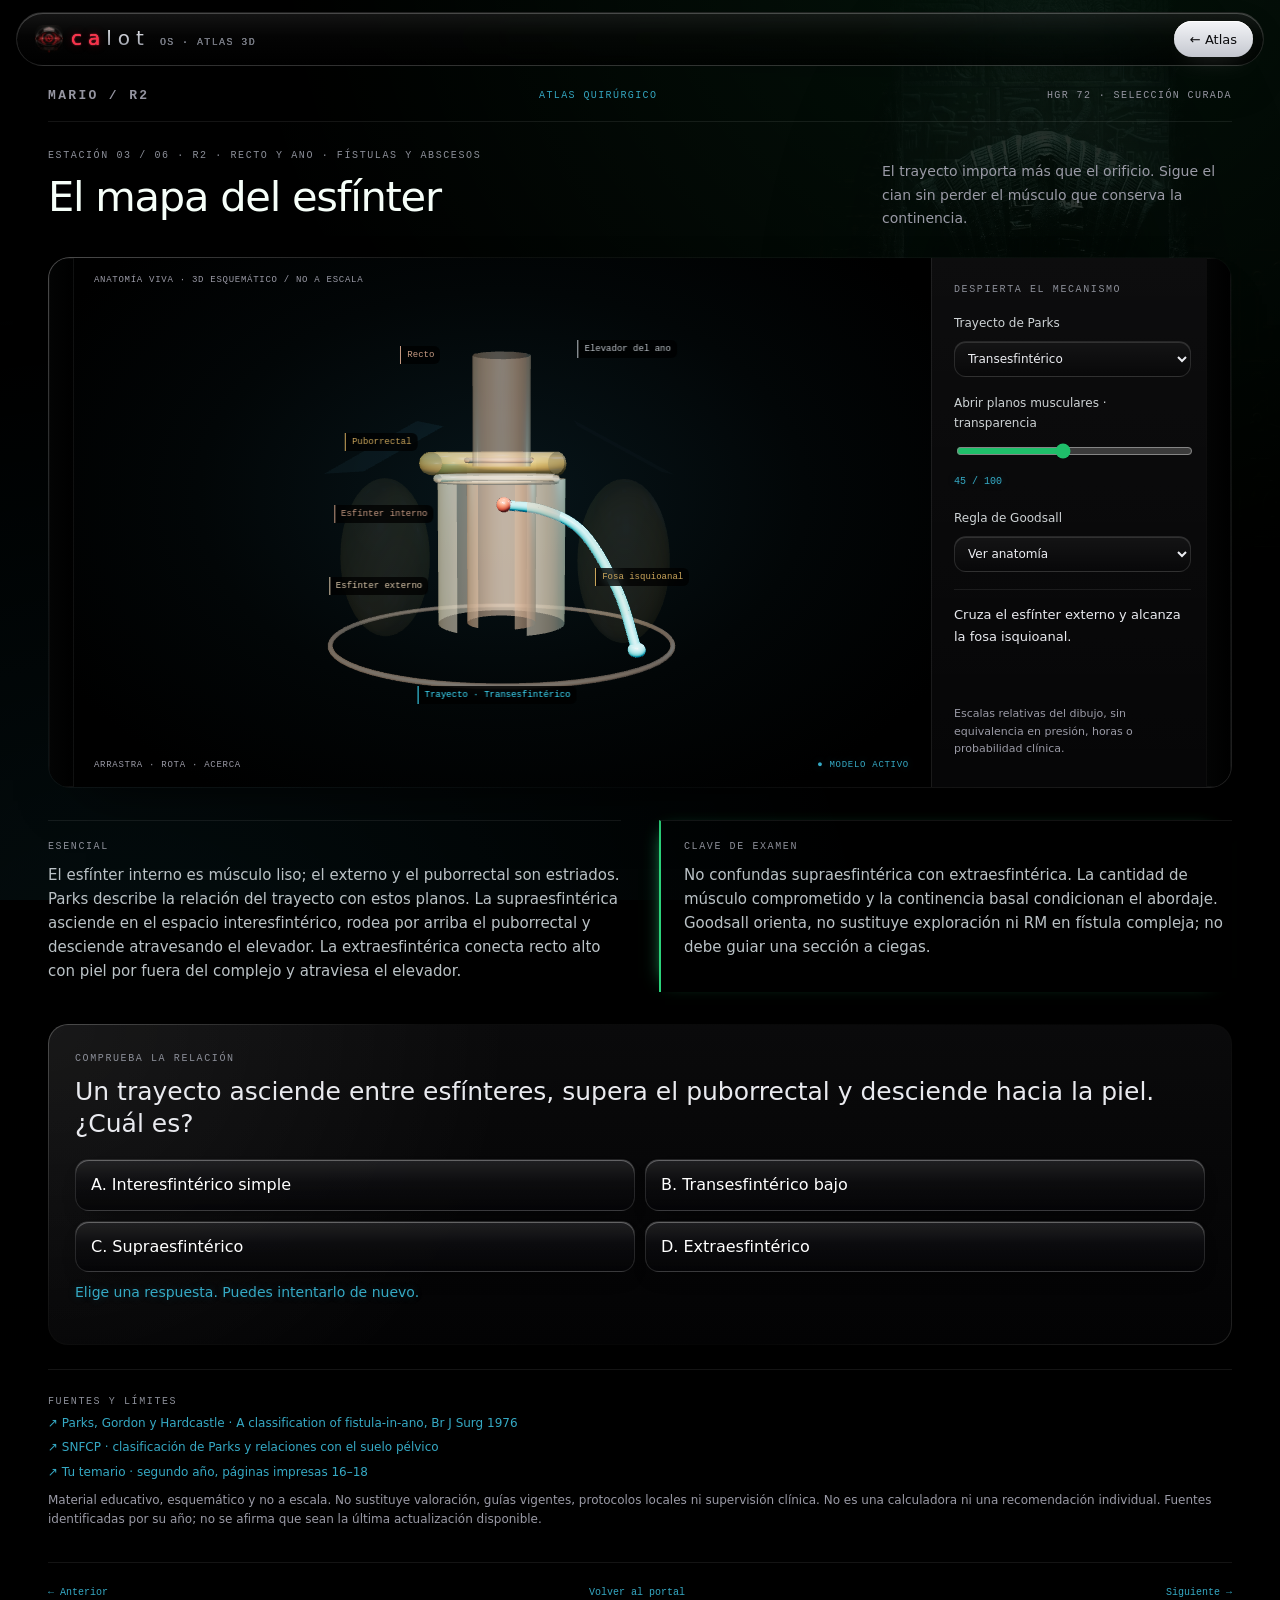
<file: atlas/03-fistula-anal-parks.html>
<!doctype html><html lang="es"><head><meta charset="utf-8"><meta name="viewport" content="width=device-width,initial-scale=1"><link rel="icon" href="data:,"><title>El mapa del esfínter · Mario / Cirugía R2</title><style>
:root{--bg:#050505;--stone:#0a0c10;--gold:#c9a45a;--light:#e8d5a3;--cyan:#3ee0ff;--ink:#e5e4df;--muted:#9ba4ab;--line:#343127;--red:#ef7169;--green:#8cd8b5;--serif:'Cinzel',Georgia,serif;--sans:'Source Sans 3',Arial,sans-serif;--mono:'JetBrains Mono',monospace}*{box-sizing:border-box}body{margin:0;background:var(--bg);color:var(--ink);font:16px/1.6 var(--sans)}body:before{content:'';position:fixed;inset:0;pointer-events:none;background:radial-gradient(ellipse at 85% 0,#18303920,transparent 50%);z-index:-1}a{color:var(--cyan);text-decoration:none}button,input,select,textarea{font:inherit}button,a,input,select{touch-action:manipulation}button{cursor:pointer}button:focus-visible,a:focus-visible,input:focus-visible,select:focus-visible,textarea:focus-visible{outline:2px solid var(--cyan);outline-offset:4px}button:disabled{opacity:.35;cursor:not-allowed}.wrap{max-width:1440px;margin:auto;padding:0 48px}.top{display:flex;align-items:center;justify-content:space-between;gap:20px;padding:22px 0 18px;border-bottom:1px solid var(--line);font:10px var(--mono);letter-spacing:.14em}.top .brand{font:600 18px var(--serif);letter-spacing:.22em;color:var(--light)}.top span{color:var(--muted)}.eyebrow{text-transform:uppercase;color:var(--gold);font:10px/1.5 var(--mono);letter-spacing:.16em}.intro{display:grid;grid-template-columns:1fr 350px;gap:30px;align-items:end;padding:26px 0}h1{font:500 clamp(27px,3.25vw,46px)/1.16 var(--serif);letter-spacing:-.03em;margin:10px 0}h2{font:500 25px/1.3 var(--serif);color:var(--light);margin:10px 0 18px}h3{font:500 18px/1.4 var(--serif);color:var(--light)}p{margin:9px 0}.dek{color:var(--muted);font-size:14px;line-height:1.7;margin:0}.stage-grid{display:grid;grid-template-columns:minmax(0,1fr) 300px;border:1px solid #6a5836;background:var(--stone);position:relative;box-shadow:0 0 45px #000,inset 0 0 0 5px #050505}.stage-grid:before,.stage-grid:after{content:'𓂀 𓆣 𓏏 𓊖 𓋹';position:absolute;top:0;bottom:0;z-index:4;writing-mode:vertical-rl;font:16px/1.6 Georgia;color:#8e713a66;pointer-events:none;padding:12px 2px;background:linear-gradient(90deg,#101217,#040505);border:1px solid #7a63383d;width:23px;letter-spacing:20px}.stage-grid:before{left:0}.stage-grid:after{right:0}.view{min-width:0;position:relative;background:radial-gradient(ellipse at 50% 50%,#112027 0,#090d12 45%,#030404 80%);margin-left:23px;overflow:hidden}.three{height:520px;position:relative;width:100%}.three canvas{width:100%;height:100%;display:block;touch-action:none}.view-top,.view-bottom{position:absolute;left:22px;right:22px;z-index:3;font:9px var(--mono);letter-spacing:.08em;color:var(--muted);pointer-events:none}.view-top{top:17px}.view-bottom{bottom:17px;display:flex;justify-content:space-between;gap:15px}.awake{color:var(--cyan);text-shadow:0 0 10px #3ee0ff99}.labels{position:absolute;inset:0;pointer-events:none}.label3{position:absolute;font:9px var(--mono);background:#05080cdd;border-left:1px solid currentColor;padding:4px 6px;white-space:nowrap;transform:translate(-50%,-50%);color:var(--cyan)}.controls{padding:24px 40px 20px 22px;border-left:1px solid var(--line);display:flex;flex-direction:column;gap:17px;background:linear-gradient(135deg,#0d1014,#070808)}label{display:block;color:#ced3d5;font-size:12px;margin-bottom:8px}select{width:100%;background:#10151b;color:var(--ink);border:1px solid #4c4738;padding:9px;font-size:12px;border-radius:2px}input[type=range]{width:100%;accent-color:var(--cyan);cursor:pointer}output{font:10px var(--mono);color:var(--cyan)}.status{border-top:1px solid var(--line);padding-top:14px;color:var(--light);font-size:13px;line-height:1.7;margin-top:auto;min-height:90px}.note{color:var(--muted);font-size:11px}.reading{display:grid;grid-template-columns:1fr 1fr;gap:38px;margin:32px 0}.reading article{border-top:1px solid var(--line);padding-top:18px}.reading p{color:#bac2c6;font-size:15px}.key{border-left:2px solid var(--gold);padding-left:23px}.quiz,.panel{border:1px solid var(--line);padding:26px;background:linear-gradient(145deg,#0b0e12,#060707);margin:24px 0}.quiz-options{display:grid;grid-template-columns:1fr 1fr;gap:10px}button,.btn{background:#0d1218;color:var(--ink);border:1px solid #39434a;padding:12px 15px;text-align:left;border-radius:2px;transition:border-color .2s,background .2s}button:hover,.btn:hover{border-color:var(--gold);background:#15191d}.correct{border-color:var(--green)!important;color:var(--green)!important}.wrong{border-color:var(--red)!important;color:var(--red)!important}.feedback{min-height:28px;font-size:14px;color:var(--cyan)}.sources{border-top:1px solid var(--line);padding:24px 0;color:var(--muted);font-size:12px}.sources a{display:block;margin:5px 0}.footer{display:flex;justify-content:space-between;border-top:1px solid var(--line);padding:24px 0 35px;gap:24px;font:10px var(--mono)}.hero{position:relative;min-height:475px;display:grid;grid-template-columns:1.2fr 1fr;align-items:center;gap:30px;overflow:hidden;border-bottom:1px solid #675334}.hero h1{font-size:clamp(42px,5.1vw,72px);max-width:700px;line-height:1.05}.hero em{font-style:normal;color:var(--light)}.hero .dek{max-width:550px}.hero-copy{z-index:3;padding:45px 0 50px}.hero-art{height:475px;position:relative;align-self:stretch;background:linear-gradient(90deg,#050505,transparent 22%,transparent 88%,#050505),url('egypt-ref.jpg') center 38%/cover;filter:saturate(.68)}.hero-art:after{content:'';position:absolute;inset:0;background:linear-gradient(0deg,#050505,transparent 35%,#05050522)}.hero-art:before{content:'𓂀 𓊖 𓋹';position:absolute;inset:16px 12px;border:1px solid #8c713d66;z-index:1;color:#c9a45a66;font:16px Georgia;padding:10px;letter-spacing:10px}.dust{position:absolute;inset:0;pointer-events:none;z-index:2}.dust i{position:absolute;bottom:-10px;background:var(--gold);border-radius:50%;box-shadow:0 0 9px #e8c66c;animation:rise 7s linear infinite}@keyframes rise{from{transform:translateY(0);opacity:0}15%{opacity:.7}to{transform:translateY(-360px) translateX(50px);opacity:0}}.route-label{margin:27px 0 15px;display:flex;justify-content:space-between;gap:15px}.index-grid{display:grid;grid-template-columns:repeat(3,1fr);gap:12px}.station-link{display:block;color:var(--ink);border:1px solid var(--line);padding:22px 24px;background:linear-gradient(135deg,#101318,#060707);position:relative;transition:.2s;min-height:170px}.station-link:before{content:'';position:absolute;left:0;top:20px;height:28px;width:2px;background:var(--gold)}.station-link:hover{transform:translateY(-3px);border-color:var(--gold)}.station-link .num{font:10px var(--mono);color:var(--cyan)}.station-link h3{margin:12px 0 8px}.station-link p{font-size:13px;color:var(--muted)}.resource-grid{display:grid;grid-template-columns:repeat(4,1fr);gap:12px}.resource-grid .station-link{min-height:185px}.pill{display:inline-block;font:9px var(--mono);color:var(--cyan);border:1px solid #255463;padding:5px 8px;margin:16px 10px 0 0}.ficha-layout{display:grid;grid-template-columns:200px minmax(0,1fr);gap:25px}.ficha-nav{display:flex;flex-direction:column;gap:7px}.ficha-nav button{font-size:12px;color:var(--muted);padding:13px}.ficha-nav button.active,.tabs button.active{color:var(--cyan);border-color:var(--cyan);background:#0c2029}.comparators{display:grid;grid-template-columns:repeat(3,1fr);gap:10px}.compare{border:1px solid var(--line);padding:17px;background:#0c1015}.compare h3{font-size:16px;margin:0 0 10px}.compare p{font-size:13px;color:#adb8bf}.compare strong{color:var(--cyan);font-weight:500}.compare.active{border-color:var(--cyan)}.ficha-visual{height:230px;border:1px solid #45402e;background:radial-gradient(ellipse,#101e26,#030505);margin:15px 0}.ficha-visual svg{width:100%;height:100%}.inline-controls{display:flex;gap:20px;align-items:center;flex-wrap:wrap;margin:16px 0}.inline-controls label{margin:0}.inline-controls select{width:auto;max-width:100%}.inline-controls input{width:220px}.ficha-case{border-left:2px solid var(--gold);padding-left:20px;margin:24px 0}.answer{padding:14px;background:#0c1c22;color:var(--cyan);margin-top:14px}.tabs{display:flex;gap:10px;flex-wrap:wrap;margin:16px 0 22px}.progress{display:flex;gap:9px;margin:16px 0}.progress span{height:3px;background:#293139;flex:1}.progress span.done{background:var(--cyan);box-shadow:0 0 10px #3ee0ff55}.case-layout{display:grid;grid-template-columns:260px 1fr;gap:30px}.case-side{border-right:1px solid var(--line);padding-right:26px}.case-side h2{font-size:22px}.case-side p{color:var(--muted);font-size:14px}.case-stage{font:70px var(--serif);color:#c9a45a66;line-height:1.2}.case-main{min-width:0}.case-main .quiz{margin-top:10px}.case-main .case-story{font-size:18px;line-height:1.7;color:#cbd1d4}textarea{display:block;width:100%;min-height:150px;background:#070b0f;color:var(--ink);border:1px solid #454b50;padding:16px;margin:15px 0;resize:vertical}.tree-shell{display:grid;grid-template-columns:280px 1fr;gap:25px}.tree-path{border-left:1px solid var(--gold);padding-left:20px}.tree-path div{font-size:13px;padding:12px 0;border-bottom:1px solid var(--line);color:var(--muted)}.tree-path div:last-child{color:var(--cyan)}.tree-main{min-height:340px}.tree-choices{display:grid;gap:12px}.tree-choices button{padding:17px}.tree-why{margin:20px 0;padding:17px;border-left:2px solid var(--cyan);background:#0c171c}.tree-why p{font-size:14px}.monitor{height:340px;position:relative;background:radial-gradient(ellipse,#0d1a22,#030505);border:1px solid #5a4e34}.monitor canvas{width:100%;height:100%}.night-grid{display:grid;grid-template-columns:1fr 330px;gap:25px}.night-clock{font:36px var(--mono);color:var(--cyan);margin:14px 0}.night-actions{display:flex;gap:10px;flex-wrap:wrap}.night-actions button{font-size:12px}.timeline-tags{display:flex;justify-content:space-between;font:9px var(--mono);color:var(--muted)}.timeline-tags span{max-width:100px}.hidden,[hidden]{display:none!important}.long-note{max-width:950px;color:var(--muted)}@media(max-width:960px){.wrap{padding:0 22px}.intro{grid-template-columns:1fr}.stage-grid{grid-template-columns:minmax(0,1fr) 260px}.controls{padding-left:15px;padding-right:35px}.resource-grid{grid-template-columns:1fr 1fr}.comparators{grid-template-columns:1fr 1fr}.hero h1{font-size:48px}.night-grid{grid-template-columns:1fr}.hero-art{height:480px}}@media(max-width:700px){.wrap{padding:0 17px}.top{font-size:8px}.top span{display:none}.top .brand{font-size:15px}.intro{padding:23px 0;gap:15px}.stage-grid{grid-template-columns:1fr}.three{height:460px}.view{margin-right:23px}.controls{margin:0 23px;border-left:0;border-top:1px solid var(--line);padding:22px}.stage-grid:after{height:460px;bottom:auto}.stage-grid:before{height:460px;bottom:auto}.reading,.case-layout,.tree-shell,.ficha-layout{grid-template-columns:1fr}.reading{gap:20px}.index-grid{grid-template-columns:1fr 1fr}.hero{display:block}.hero-copy{padding:35px 0;max-width:82%}.hero-art{position:absolute;right:-70px;top:0;width:65%;height:100%;opacity:.35}.hero h1{font-size:44px}.ficha-nav{display:grid;grid-template-columns:1fr 1fr}.comparators{grid-template-columns:1fr}.quiz-options{grid-template-columns:1fr}.case-side{border-right:0;border-bottom:1px solid var(--line);padding-bottom:20px}.case-stage{font-size:40px}.tree-path{display:flex;gap:15px;overflow:auto}.tree-path div{min-width:120px}.quiz,.panel{padding:20px}.footer{font-size:9px;gap:10px}.label3{font-size:8px}.night-grid{gap:12px}.view-top{font-size:8px}}@media(max-width:420px){.index-grid,.resource-grid{grid-template-columns:1fr}.three{height:420px}.stage-grid:before,.stage-grid:after{height:420px}.hero-copy{max-width:95%}.hero h1{font-size:38px}}@media(prefers-reduced-motion:reduce){*{animation:none!important;transition:none!important}}

/* Carved vector inlay: no platform-dependent hieroglyph glyphs. */
.stage-grid:before,.stage-grid:after{content:"";background-color:#090b0e;background-image:url("data:image/svg+xml,%3Csvg%20xmlns%3D%22http%3A%2F%2Fwww.w3.org%2F2000%2Fsvg%22%20width%3D%2223%22%20height%3D%22142%22%20viewBox%3D%220%200%2023%20142%22%3E%3Cg%20fill%3D%22none%22%20stroke%3D%22%23ad8b48%22%20stroke-opacity%3D%22.48%22%20stroke-width%3D%22.7%22%3E%3Cpath%20d%3D%22M3%202h17v136H3zM5%2036h13M5%2070h13M5%20105h13M5%20138h13%22%2F%3E%3Cpath%20d%3D%22M6%2015q5-7%2011%200-6%205-11%200m5-3v6m-5-2%204%206%205-2M9%2029h6%22%2F%3E%3Cpath%20d%3D%22M11%2044v19m-5-12h11m-6-8c-6%200-6%208%200%208s6-8%200-8M7%2065h8%22%2F%3E%3Cpath%20d%3D%22M7%2079q5-6%209%200v12q-5%207-9%200zm4-4v22m-5-13h12m-12%206h12M8%2099h7%22%2F%3E%3Cpath%20d%3D%22M6%20116l5-7%206%207-6%2010zm0%2013h11m-8-4v4m5-4v4%22%2F%3E%3C%2Fg%3E%3C%2Fsvg%3E");background-repeat:repeat-y;background-position:center top;letter-spacing:0;padding:0}.hero-art:before{content:"";background:linear-gradient(90deg,#c9a45a12,transparent 5%,transparent 95%,#c9a45a12)}
</style><link rel="stylesheet" href="nous-skin.css"></head><body><div class="wrap"><header><nav class="top"><a class="brand" href="index.html">MARIO / R2</a><a href="index.html">ATLAS QUIRÚRGICO</a><span>HGR 72 · SELECCIÓN CURADA</span></nav><div class="intro"><div><div class="eyebrow">ESTACIÓN 03 / 06 · R2 · Recto y ano · fístulas y abscesos</div><h1>El mapa del esfínter</h1></div><p class="dek">El trayecto importa más que el orificio. Sigue el cian sin perder el músculo que conserva la continencia.</p></div></header><main><section class="stage-grid"><div class="view"><div class="view-top">ANATOMÍA VIVA · 3D ESQUEMÁTICO / NO A ESCALA</div><div class="three" id="visual" role="img" aria-label="El trayecto importa más que el orificio. Sigue el cian sin perder el músculo que conserva la continencia."></div><div class="view-bottom"><span>ARRASTRA · ROTA · ACERCA</span><span class="awake">● MODELO ACTIVO</span></div></div><aside class="controls"><div class="eyebrow">Despierta el mecanismo</div><div class="control"><label for="parks">Trayecto de Parks</label><select id="parks"><option value="0" >Interesfintérico</option><option value="1" selected>Transesfintérico</option><option value="2" >Supraesfintérico</option><option value="3" >Extraesfintérico</option></select></div><div class="control"><label for="opacity">Abrir planos musculares · transparencia</label><input id="opacity" type="range" min="0" max="100" value="45" step="1"><output id="out-opacity" for="opacity"></output></div><div class="control"><label for="goodsall">Regla de Goodsall</label><select id="goodsall"><option value="0" selected>Ver anatomía</option><option value="1" >Ver recordatorio clínico</option></select></div><div class="status" id="status" aria-live="polite"></div><p class="note">Escalas relativas del dibujo, sin equivalencia en presión, horas o probabilidad clínica.</p></aside></section><section class="reading"><article><div class="eyebrow">Esencial</div><p>El esfínter interno es músculo liso; el externo y el puborrectal son estriados. Parks describe la relación del trayecto con estos planos. La supraesfintérica asciende en el espacio interesfintérico, rodea por arriba el puborrectal y desciende atravesando el elevador. La extraesfintérica conecta recto alto con piel por fuera del complejo y atraviesa el elevador.</p></article><article class="key"><div class="eyebrow">Clave de examen</div><p>No confundas supraesfintérica con extraesfintérica. La cantidad de músculo comprometido y la continencia basal condicionan el abordaje. Goodsall orienta, no sustituye exploración ni RM en fístula compleja; no debe guiar una sección a ciegas.</p></article></section><section class="quiz"><div class="eyebrow">Comprueba la relación</div><h2>Un trayecto asciende entre esfínteres, supera el puborrectal y desciende hacia la piel. ¿Cuál es?</h2><div class="quiz-options"><button data-answer="0">A. Interesfintérico simple</button><button data-answer="1">B. Transesfintérico bajo</button><button data-answer="2">C. Supraesfintérico</button><button data-answer="3">D. Extraesfintérico</button></div><p class="feedback" id="feedback" aria-live="polite">Elige una respuesta. Puedes intentarlo de nuevo.</p></section><section class="sources"><div class="eyebrow">Fuentes y límites</div><a target="_blank" rel="noopener" href="https://pubmed.ncbi.nlm.nih.gov/1267867/">↗ Parks, Gordon y Hardcastle · A classification of fistula-in-ano, Br J Surg 1976</a><a target="_blank" rel="noopener" href="https://www.snfcp.org/questionnaires-outils/maladies-inflammatoires/fistules-anales-classification-de-parks/">↗ SNFCP · clasificación de Parks y relaciones con el suelo pélvico</a><a href="temario-cirugia.pdf">↗ Tu temario · segundo año, páginas impresas 16–18</a><p>Material educativo, esquemático y no a escala. No sustituye valoración, guías vigentes, protocolos locales ni supervisión clínica. No es una calculadora ni una recomendación individual. Fuentes identificadas por su año; no se afirma que sean la última actualización disponible.</p></section><nav class="footer"><a href="02-diverticulos-hinchey.html">← Anterior</a><a href="index.html">Volver al portal</a><a href="04-isquemia-intestinal.html">Siguiente →</a></nav></main><script>const DATA={"file": "03-fistula-anal-parks.html", "title": "El mapa del esfínter", "hook": "Recto y ano · fístulas y abscesos", "dek": "El trayecto importa más que el orificio. Sigue el cian sin perder el músculo que conserva la continencia.", "controls": [{"id": "parks", "label": "Trayecto de Parks", "options": ["Interesfintérico", "Transesfintérico", "Supraesfintérico", "Extraesfintérico"], "value": 1}, {"id": "opacity", "label": "Abrir planos musculares · transparencia", "value": 45}, {"id": "goodsall", "label": "Regla de Goodsall", "options": ["Ver anatomía", "Ver recordatorio clínico"], "value": 0}], "essential": "El esfínter interno es músculo liso; el externo y el puborrectal son estriados. Parks describe la relación del trayecto con estos planos. La supraesfintérica asciende en el espacio interesfintérico, rodea por arriba el puborrectal y desciende atravesando el elevador. La extraesfintérica conecta recto alto con piel por fuera del complejo y atraviesa el elevador.", "key": "No confundas supraesfintérica con extraesfintérica. La cantidad de músculo comprometido y la continencia basal condicionan el abordaje. Goodsall orienta, no sustituye exploración ni RM en fístula compleja; no debe guiar una sección a ciegas.", "q": "Un trayecto asciende entre esfínteres, supera el puborrectal y desciende hacia la piel. ¿Cuál es?", "options": ["Interesfintérico simple", "Transesfintérico bajo", "Supraesfintérico", "Extraesfintérico"], "answer": 2, "explain": "La supraesfintérica conserva su origen anal e interesfintérico antes de pasar por arriba del puborrectal; la extraesfintérica viene del recto por fuera del aparato.", "sources": ["parks", "parksmap"], "n": 3}</script><script type="importmap">{"imports":{"three":"../vendor/three/three.module.min.js","three/addons/":"../vendor/three/addons/"}}</script><script type="module">const $=id=>document.getElementById(id),v=id=>Number($(id)?.value||0);let update=()=>{};window.__ready=false;window.__revision=0;
const reduced=matchMedia('(prefers-reduced-motion: reduce)').matches;
const statements={
1:()=>{let p=['La punta cruza por delante del íleon.','La punta queda detrás del íleon: cambia tu ángulo de observación.','La punta desciende hacia pelvis; síntomas urinarios o rectales pueden acompañar.',(v('cut')?'Retrocecal: ventana transparente abierta para ver la patogenia.':'La punta asciende detrás del ciego. Rota para descubrirla; mover patogenia abre una ventana transparente.'),'La punta queda bajo el polo cecal.'][v('position')];return p+' '+(v('damage')<30?'Obstrucción representada por un apendicolito.':v('damage')<65?'Distensión y compromiso de perfusión esquemáticos.':v('damage')<85?'Daño necrótico focal ilustrativo.':'Discontinuidad y contaminación extraluminal ilustrativas.');},
2:()=>['Ia modificada: inflamación contenida alrededor del divertículo; no hay una cavidad purulenta.','I original / Ib modificada: el pus está contenido junto al colon.','II: colección separada del foco, aquí en pelvis. No equivale por sí sola a peritonitis difusa.','III: líquido purulento fuera de una colección delimitada, distribuido por el peritoneo.','IV: material fecal extraluminal más contaminación difusa. Requiere control de fuente urgente.'][v('hinchey')],
3:()=>v('goodsall')?'Goodsall es orientativa: orificios posteriores suelen curvar a línea media posterior; anteriores suelen ir radialmente. Excepciones frecuentes, especialmente trayectos largos o complejos. No se aplica mecánicamente a cada tipo de Parks.':['Entre interno y externo, sin atravesar el externo.','Cruza el esfínter externo y alcanza la fosa isquioanal.','Asciende entre esfínteres, pasa por arriba del puborrectal y desciende a piel atravesando el elevador.','Del recto a piel por fuera del complejo: atraviesa el elevador, sin origen criptoglandular anal típico.'][v('parks')],
4:()=>v('vascular')?'Salida venosa bloqueada: las venas se dilatan y el asa se congestiona / edematiza. Si progresa también se compromete el aporte.':'Entrada arterial bloqueada: la perfusión distal se interrumpe. El territorio palidece y puede avanzar a cianosis / necrosis.',
5:()=>['Ia: chorro activo. Hemostasia endoscópica, no adrenalina aislada.','Ib: rezumamiento activo. También requiere hemostasia endoscópica.','IIa: vaso visible no sangrante. Alto riesgo; tratar endoscópicamente.','IIb: coágulo adherido. Considerar retirada y tratar el estigma que se descubra.','IIc: mancha plana pigmentada. No hemostasia endoscópica por este estigma.','III: base limpia. No hemostasia endoscópica por este estigma.'][v('forrest')],
6:()=>['EEI y pinza crural superpuestos. La barrera es anatómica y funcional.','Tipo I: unión por arriba de la pinza crural. Se pierde la superposición de ambas barreras.','Tipo II pura: fondo herniado al lado del esófago; la unión permanece próxima al hiato.'][v('hernia')]+' '+(v('competence')<40?'El ascenso cian aumenta al abrir la barrera en este modelo.':'El ascenso se reduce con barrera competente; la imagen no mide pH ni presión real.')};
function narrative(){$('status').textContent=statements[DATA.n]();for(const c of DATA.controls){let out=$('out-'+c.id);if(out)out.textContent=v(c.id)+' / 100';}}
document.querySelectorAll('[data-answer]').forEach(b=>b.addEventListener('click',()=>{let ok=+b.dataset.answer===DATA.answer;document.querySelectorAll('[data-answer]').forEach(e=>e.classList.remove('correct','wrong'));b.classList.add(ok?'correct':'wrong');$('feedback').textContent=(ok?'Correcto. ':'No todavía. ')+DATA.explain;window.__quiz=ok;}));
for(const c of DATA.controls)$(c.id).addEventListener('input',()=>{if(c.id==='damage' && [1,3].includes(v('position'))) $('cut').value='1';narrative();update();window.__revision++;});narrative();
let T,OrbitControls,RoomEnvironment;try{T=await import('three');({OrbitControls}=await import('three/addons/controls/OrbitControls.js'));({RoomEnvironment}=await import('three/addons/environments/RoomEnvironment.js'));await spatial();}catch(e){$('visual').innerHTML='<div class="panel">No se pudo cargar el modelo 3D. Requiere conexión a internet y WebGL; recarga con conexión. El texto y el reactivo siguen funcionando.</div>';window.__loadFailure=String(e);}
async function spatial(){
const host=$('visual'),scene=new T.Scene(),camera=new T.PerspectiveCamera(37,host.clientWidth/host.clientHeight,.1,100);camera.position.set(0,1,12.8);
const renderer=new T.WebGLRenderer({antialias:true,alpha:true,preserveDrawingBuffer:true});renderer.setPixelRatio(Math.min(devicePixelRatio,2));renderer.setSize(host.clientWidth,host.clientHeight);renderer.toneMapping=T.ACESFilmicToneMapping;renderer.toneMappingExposure=1.12;host.appendChild(renderer.domElement);
const pm=new T.PMREMGenerator(renderer);scene.environment=pm.fromScene(new RoomEnvironment(),.04).texture;
const key=new T.DirectionalLight(0xffe5ba,3.4);key.position.set(-4,6,7);scene.add(key);const rim=new T.PointLight(0x3ee0ff,65);rim.position.set(5,1,-3);scene.add(rim);scene.add(new T.AmbientLight(0xaac5dc,.65));
const orbit=new OrbitControls(camera,renderer.domElement);orbit.enableDamping=true;orbit.minDistance=7;orbit.maxDistance=22;orbit.target.set(0,0,0);orbit.update();
const C={tissue:0xc69a82,dark:0x694b58,gold:0xc9a45a,ivory:0xdac7aa,cyan:0x3ee0ff,artery:0xe26859,vein:0x438eae,necrosis:0x39363d,pus:0xd3ca78,fascia:0xb9c0c6};let root=new T.Group();scene.add(root);const labelHost=document.createElement('div');labelHost.className='labels';host.appendChild(labelHost);let tags=[],moving=[];
const material=(col,a=1)=>new T.MeshPhysicalMaterial({color:col,roughness:.4,metalness:.06,clearcoat:.5,transparent:a<1,opacity:a,side:T.DoubleSide,depthWrite:a>.8});
function mesh(geo,col,a=1,parent=root){let m=new T.Mesh(geo,material(col,a));parent.add(m);return m;}
function ell(x,y,z,sx,sy,sz,col,a=1,parent=root){let m=mesh(new T.SphereGeometry(1,36,24),col,a,parent);m.position.set(x,y,z);m.scale.set(sx,sy,sz);return m;}
function tube(points,r,col,a=1,parent=root){let path=new T.CatmullRomCurve3(points.map(p=>new T.Vector3(...p)));let m=mesh(new T.TubeGeometry(path,70,r,12,false),col,a,parent);return {m,path};}
function ring(x,y,z,r,th,col,a=1,angle=Math.PI*2,parent=root){let m=mesh(new T.TorusGeometry(r,th,14,64,angle),col,a,parent);m.position.set(x,y,z);return m;}
function tag(text,x,y,z,col=C.cyan){let el=document.createElement('span');el.className='label3';el.textContent=text;el.style.color='#'+col.toString(16).padStart(6,'0');labelHost.appendChild(el);tags.push({el,p:new T.Vector3(x,y,z)});}
function flow(path,col,count=10,speed=.12,limit=1){for(let i=0;i<count;i++){let m=ell(0,0,0,.045,.045,.045,col);moving.push({m,path,start:i/count,speed,limit});}}
function disk(x,y,z,r,col){let m=mesh(new T.CircleGeometry(r,48),col);m.position.set(x,y,z);return m;}
function muscle(radius,th,height,y,col,a){let m=mesh(new T.CylinderGeometry(radius,radius,height,64,1,true,.5,Math.PI*1.65),col,a);m.position.y=y;let edge=ring(0,y+height/2,0,radius,th,col,a,Math.PI*1.65);edge.rotation.x=Math.PI/2;edge.rotation.z=.5;return m;}
function bowel(points,r,col,a=1){let b=tube(points,r,col,a);for(let i=1;i<20;i++){let p=b.path.getPointAt(i/20);let r1=ell(p.x,p.y,p.z,r*1.14,r*.8,r*1.04,col,a);r1.lookAt(p.clone().add(b.path.getTangentAt(i/20)));}return b;}
function stomach(parent=root,a=.34){let s=new T.Shape();s.moveTo(-.8,1.9);s.bezierCurveTo(-1.2,2.65,-2.65,2.6,-2.65,1.4);s.bezierCurveTo(-3.2,-.2,-2.7,-2.1,-1.35,-2.1);s.bezierCurveTo(-.1,-2.1,.55,-.2,1.1,-.15);s.lineTo(1.05,.3);s.bezierCurveTo(.1,.6,-.9,.4,-.8,1.9);let m=mesh(new T.ExtrudeGeometry(s,{depth:.55,bevelEnabled:true,bevelSize:.15,bevelThickness:.14,bevelSegments:4,curveSegments:36}),C.tissue,a,parent);m.position.z=-.4;return m;}
function rebuild(){root.traverse(o=>{o.geometry?.dispose();if(o.material)o.material.dispose();});scene.remove(root);root=new T.Group();scene.add(root);tags=[];moving=[];labelHost.replaceChildren();
switch(DATA.n){
case 1:{let d=v('damage')/100,trans=v('cut')?.24:1;
const c=bowel([[-.85,2.7,-.15],[-.9,1.5,0],[-.9,.2,0],[-.65,-.85,0]],.68,C.tissue,trans);ell(-.75,-.8,0,.7,.6,.64,C.tissue,trans);
for(let k=0;k<3;k++){let z=k===0?.65:-.38,x=k===1?-1.45:k===2?-.35:-.9;tube([[x,2.6,z],[x,1.3,z],[x,-.1,z],[-.75,-.8,z]],.025,C.gold,.9);}
const ileum=bowel([[2.8,1.1,.2],[1.8,.5,.25],[.7,.35,.18],[-.35,.4,.1]],.27,C.ivory);tag('Íleon terminal',2,1.35,.7,C.ivory);
let base=[-.85,-.8,-.35];let routes=[ [base,[.15,-.7,.8],[.9,.6,.8],[1.8,1.25,.75]], [base,[.1,-.7,-.7],[.9,.7,-.7],[1.7,1.2,-.7]], [base,[-.2,-1.3,.15],[.2,-2.3,.35],[.8,-2.65,.4]], [base,[-.85,-.4,-.9],[-.9,.7,-.95],[-1.1,1.9,-.8]], [base,[-1,-1.5,0],[-1.8,-1.65,.3],[-2.2,-1.3,.4]] ];let route=routes[v('position')],ap=tube(route,.12+d*.13,d>.66?C.necrosis:d>.3?C.artery:C.tissue);ell(...base,.16,.16,.16,C.gold);let tip=ap.path.getPointAt(.85);ell(...ap.path.getPointAt(.17).toArray(),.13,.15,.13,C.ivory);if(d>.3)tube(route,.26+d*.09,C.artery,.12);if(d>.82){ell(tip.x,tip.y,tip.z+.15,.14,.13,.1,0x17171b);for(let i=0;i<7;i++)ell(tip.x+.2+Math.sin(i*3)*d*.35,tip.y-.2-i*.085,tip.z+.1,.07,.1,.07,C.pus,.7);}
// Mesentery silhouette and vascular supply, behind the appendix.
let tail=ap.path.getPointAt(.65);tube([[-.4,.25,-.45],[.3,-.3,-.5],[tail.x,tail.y,tail.z-.16]],.018,C.artery);tag('Ciego · tenias',-2.2,1.5,.1,C.gold);tag('Base fija',-1.6,-1.35,.4,C.gold);tag(['Preileal','Postileal','Pélvica','Retrocecal · detrás','Subcecal'][v('position')],2.1,-1.6,.4);tag('Apendicolito · esquema',1.7,2.65,0,C.ivory);root.rotation.y=.15;break;}
case 2:{let h=v('hinchey'),e=v('extent')/100;const points=[[-2.5,2.2,0],[-2.2,.7,.15],[-.8,.2,.4],[.4,-.3,.3],[.7,-1.5,-.1],[1.7,-2.2,-.15],[2.4,-1.3,0]];let sg=bowel(points,.39,C.tissue);for(let i=1;i<12;i++){let p=sg.path.getPointAt(i/13),q=[p.x+(i%2?.48:-.48),p.y+.14,p.z+.12];tube([p.toArray(),q],.08,C.tissue);ell(...q,.18,.22,.18,i===5?C.artery:C.tissue);}
let infl=sg.path.getPointAt(.4);ell(infl.x,infl.y,infl.z,.6+e*.6,.5+e*.5,.4+e*.4,C.artery,.18);if(h===0){for(let i=0;i<15;i++)ell(infl.x+Math.sin(i*2)*.8,infl.y+Math.cos(i*2)*.6,.5,.1,.09,.08,C.gold,.3);}
if(h===1||h===2){let x=h===1?infl.x+.7:2,y=h===1?infl.y+.5:-1.8;ell(x,y,.65,.45+e*.4,.4+e*.35,.42,C.gold,.3);ell(x,y,.7,.33+e*.25,.3+e*.2,.32,C.pus,.85);tag(h===1?'Colección pericólica':'Colección pélvica distante',1.4,2.6,.8,C.pus);if(h===2)tube([infl.toArray(),[.1,-.7,.6],[x,y,.7]],.018,C.artery,.4);}
let per=ring(0,0,-.7,3.2,.025,C.fascia,.18);per.scale.y=.85;if(h>=3){ell(0,-1.6,-.1,3,.5,1.7,C.pus,.12+e*.18);for(let i=0;i<48;i++){let x=Math.sin(i*2.4)*2.8,y=Math.cos(i*1.71)*2.35;ell(x,y,.5+(i%3)*.18,.05+e*.04,.05+e*.04,.05,C.pus,.7);}tag('Contaminación peritoneal difusa',0,2.9,.5,C.pus);}
if(h===4){let route=[infl.toArray(),[infl.x+.3,infl.y-.5,.8],[.9,-1.5,1]];tube(route,.12,C.gold);for(let i=0;i<12;i++)ell(Math.sin(i*2)*2.5,-1.2+Math.cos(i*1.2)*.9,.65,.15,.12,.1,0x7d8055);disk(infl.x,infl.y,.85,.16,0x22221e);}
tag('Sigmoides · divertículos',-2.1,-2.7,.7,C.gold);tag(h===0?'Flemón ≠ absceso':'Foco perforado / contenido',-2.1,2.75,.6,C.artery);root.rotation.y=-.12;break;}
case 3:{let a=.85-v('opacity')*.006;muscle(.57,.045,2.7,-.4,C.tissue,a);muscle(1.05,.07,2.4,-.55,C.ivory,a);let rect=tube([[0,2.65,0],[0,1.7,0],[0,.85,0]],.48,C.tissue,.35);let pub=ring(0,.9,-.1,1.18,.19,C.gold,a,Math.PI*1.55);pub.rotation.x=Math.PI/2;pub.rotation.z=.65;
for(let side of [-1,1]){let plane=mesh(new T.PlaneGeometry(1.7,2.1,8,8),C.fascia,.15);plane.rotation.x=-Math.PI/2;plane.rotation.y=side*.5;plane.position.set(side*1.95,1.15,-.15);ell(side*2,-.7,-.1,.75,1.35,.8,C.gold,.055);}
let tracks=[[[.1,.25,.5],[.72,.15,.32],[.72,-1.1,.32],[.75,-2,.6]],[[.1,.25,.5],[.72,.15,.32],[1.3,-.15,.32],[1.9,-1.1,.4],[2.2,-2,.6]],[[.1,.25,.5],[.72,.8,.32],[.8,1.65,.32],[1.5,1.7,.32],[2,1.1,.32],[2.25,-2,.6]],[[.2,2,.4],[1.25,2.1,.32],[2,1.1,.32],[2.5,-.5,.4],[2.6,-2,.6]]];let tr=tube(tracks[v('parks')],.082,C.cyan);flow(tr.path,C.cyan,12,.1);let start=tracks[v('parks')][0];ell(...start,.12,.12,.12,C.artery);ell(...tracks[v('parks')].at(-1),.14,.12,.12,C.cyan);let skin=ring(0,-2,0,2.8,.04,C.tissue,.3);skin.rotation.x=Math.PI/2;
tag('Recto',-1.3,2.65,.2,C.tissue);tag('Puborrectal',-1.8,1.25,.8,C.gold);tag('Elevador del ano',2,2.65,.5,C.fascia);tag('Esfínter interno',-1.8,.1,.7,C.tissue);tag('Esfínter externo',-1.9,-1.05,.7,C.ivory);tag('Fosa isquioanal',2.25,-.8,.9,C.gold);tag('Trayecto · '+DATA.controls[0].options[v('parks')],0,-2.8,.6);
if(v('goodsall')){let arc=ring(0,-2.1,0,2.1,.035,C.cyan,.6,Math.PI);arc.rotation.x=Math.PI/2;tag('Orientativa · NO sección a ciegas',0,3.25,0,C.gold);}root.rotation.y=-.12;break;}
case 4:{let ven=v('vascular'),s=v('severity')/100;let path=[];for(let i=0;i<=50;i++){let u=i/50;path.push([-2.8+5.6*u,-1.65+Math.sin(u*Math.PI*6)*.45,Math.cos(u*Math.PI*6)*.45]);}let col=ven?new T.Color(C.tissue).lerp(new T.Color(0x704c78),s):new T.Color(C.ivory).lerp(new T.Color(s>.75?C.necrosis:0x7f9aa6),s);let b=tube(path,.19+(ven?s*.16:0),col);let art=tube([[-.3,2.6,-.5],[-.3,1.6,-.45],[-.4,.4,-.35]],.105,C.artery);let vein=tube([[.2,.2,-.5],[.3,1.4,-.6],[.3,2.6,-.6]],.12+(ven?.1*s:0),C.vein);flow(art.path,C.artery,9,.17,ven?1:.43);flow(vein.path,C.cyan,9,ven?.025:.15,ven?.42:1);
for(let i=0;i<9;i++){let x=-2.6+i*.65;let ar=tube([[-.3,1.2-i*.07,-.4],[x*.55,.1,-.15],[x,-1,.1]],.035,C.artery,ven?1:.25);let vr=tube([[x+.1,-1,.05],[x*.55+.12,0,-.25],[.28,1.3-i*.07,-.5]],.04+(ven?.025*s:0),C.vein);let arc=tube([[x-.3,-1.2,.1],[x,-.88,.1],[x+.32,-1.2,.1]],.025,C.artery,.7);if(ven)flow(ar.path,C.gold,4,.12*(1-s*.7));else flow(ar.path,C.artery,3,.01);flow(vr.path,C.cyan,4,ven?.018:.12,ven?.6:1);let p=b.path.getPointAt((i+.5)/9);tube([[x,-1,.1],p.toArray()],.018,C.artery,.55);}
let throm=ell(ven?.3:-.3,1.45,-.3,.17,.25,.17,C.gold);ring(ven?.3:-.3,1.45,-.24,.28,.025,C.cyan);tag('AMS · entrada',-1.5,2.8,0,C.artery);tag('VMS · salida',1.5,2.8,0,C.vein);tag('Oclusión '+(ven?'venosa':'arterial'),1.8,1.6,0,C.gold);tag('Arcadas → vasos rectos',-2.1,.15,.3,C.artery);tag(ven?'Asa congestiva + edema':'Aporte distal interrumpido',0,-2.75,.4,C.ivory);tag('Escala conceptual · no reloj biológico',0,3.4,0,C.gold);root.rotation.x=.13;break;}
case 5:{let f=v('forrest'),d=v('depth')/100;stomach(root,.27);tube([[-.8,3.2,-.1],[-.8,2.6,-.1],[-.8,1.8,-.1]],.2,C.tissue,.4);let du=tube([[1.05,.1,0],[1.7,.3,.05],[2.4,.1,-.1],[2.55,-.7,-.1],[2.2,-1.6,-.15],[1.2,-1.9,-.15]],.3,C.tissue,.4);ell(1.7,.3,0,.55,.44,.34,C.tissue,.3);
let gda=tube([[.6,1.5,-.48],[1.5,1,-.48],[1.8,.25,-.45],[1.85,-.8,-.45],[2.3,-1.8,-.45]],.085,C.artery);flow(gda.path,C.artery,13,.15);tube([[-.6,2.3,-.2],[-.4,1.2,-.2],[.2,.5,-.2],[1,.3,-.2]],.045,C.artery);let crater=new T.Group();crater.position.set(1.68,.3,.55-d*.2);root.add(crater);ring(0,0,0,.3+d*.15,.075,C.artery,.8,Math.PI*2,crater);ell(0,0,-.05,.3+d*.1,.27+d*.06,.09,f===5?C.ivory:C.dark,1,crater);
if(f===0){let jet=tube([[1.68,.3,.7],[1.85,1.2,1.2],[1.95,2.1,1.15]],.04,C.artery);flow(jet.path,C.artery,16,.5);}
if(f===1){for(let i=0;i<5;i++){let bleed=tube([[1.5+i*.08,.3,.7],[1.4+i*.13,-.25,.85],[1.5+i*.15,-.7,.7]],.025,C.artery);flow(bleed.path,C.artery,5,.2);}}
if(f===2){ell(1.68,.3,.68,.075,.11,.1,C.artery);ring(1.68,.3,.64,.11,.012,C.gold);}
if(f===3)ell(1.68,.3,.68,.25,.19,.16,0x4e2630);if(f===4)ell(1.68,.3,.64,.18,.12,.025,0x503c3c);
tag('Estómago · ventana',-1.8,-2.7,.5,C.tissue);tag('Curvatura menor · gástrica izq.',-1.5,1.15,.7,C.artery);tag('Bulbo · pared posterior',2.05,2.65,.5,C.gold);tag('Gastroduodenal · detrás',2.2,-2.6,.3,C.artery);tag('Forrest '+['Ia','Ib','IIa','IIb','IIc','III'][f],.1,-.7,1,C.cyan);
if(v('view')){root.position.set(-1.5,-.25,0);root.scale.setScalar(1.45);}root.rotation.y=-.22;break;}
case 6:{let h=v('hernia'),k=v('competence')/100,pr=v('pressure')/100,up=h===1?1.4:0;
let stomachG=new T.Group();root.add(stomachG);stomachG.position.set(1.05,-.55+up,0);stomach(stomachG,.37);let junctionY=1.25+up;tube([[.25,3.1,0],[.25,(3.1+junctionY)/2,0],[.25,junctionY,0]],.2,C.tissue,.6);
let eei=ring(.25,junctionY,0,.21+(1-k)*.19,.08,C.gold);eei.rotation.x=Math.PI/2;
// Crural sling stays at the diaphragmatic hiatus while GEJ slides.
let cr=ring(.25,1.1,0,.65,.14,C.ivory,.75);cr.rotation.x=Math.PI/2;cr.scale.x=h===2?1.8:h===1?1.3:1;
let diaphragm=mesh(new T.RingGeometry(.72,3.3,80),C.fascia,.08);diaphragm.rotation.x=Math.PI/2;diaphragm.position.set(.25,1.1,0);diaphragm.scale.y=.65;
if(h===2){ell(-1,1.75,-.2,.7,1.3,.6,C.tissue,.55);tube([[-.7,-.2,0],[-1.1,.7,0],[-1,2.6,0],[-.4,2.15,0]],.28,C.tissue,.35);tag('Fondo paraesofágico',-1.5,3.2,0,C.tissue);}
let his=tube([[.25,junctionY+.3,.35],[.25,junctionY-.15,.35],[-.5,junctionY+.3,.35]],.018,C.gold);let reflux=(1-k)*(.35+pr*.65);if(reflux>.035){let r=tube([[-.5,-.5+up,.45],[.1,.5+up,.45],[.25,junctionY,.4],[.25,2.3+reflux,.4]],.025+reflux*.05,C.cyan,.8);flow(r.path,C.cyan,Math.round(3+reflux*17),.09+reflux*.19,reflux*.6+.4);}
tag('Esófago',1.55,3.4,.4,C.tissue);tag('EEI · barrera intrínseca',1.7,junctionY+.2,.6,C.gold);tag('Pinza crural · diafragma',2.15,.7,.8,C.ivory);tag('Ángulo de His',-1.6,.5+up,.7,C.gold);tag('Ascenso cian · no mide pH',-.2,-2.9,.6);root.scale.setScalar(.9);root.rotation.y=.17;break;}
}
window.__modelObjects=root.children.length;}
update=rebuild;rebuild();function frame(t){requestAnimationFrame(frame);let time=reduced?0:t/1000;for(const p of moving)p.m.position.copy(p.path.getPointAt(((p.start+time*p.speed)%1)*p.limit));orbit.update();renderer.render(scene,camera);for(const t of tags){let w=t.p.clone().applyMatrix4(root.matrixWorld),p=w.project(camera);t.el.style.left=(p.x*.5+.5)*host.clientWidth+'px';t.el.style.top=(-p.y*.5+.5)*host.clientHeight+'px';t.el.style.display=p.z>1?'none':'';}}requestAnimationFrame(frame);new ResizeObserver(()=>{camera.aspect=host.clientWidth/host.clientHeight;camera.updateProjectionMatrix();renderer.setSize(host.clientWidth,host.clientHeight);}).observe(host);window.__ready=true;window.__tech='Three.js 0.160 · anatomía procedural';
}
</script></div>
<script>
/* calot-atlas · progreso v1: open al cargar, step al tocar cada control, complete al acertar el reactivo */
(function(){
var ID='3d-parks';
function send(ev,x){var m={source:'calot-atlas',v:1,id:ID,event:ev};for(var k in x)m[k]=x[k];window.parent!==window&&window.parent.postMessage(m,'*');}
var ctr=document.querySelectorAll('.controls select,.controls input[type=range]'),TOTAL=ctr.length||1,seen={},n=0,tried=false,done=false;
send('open');
ctr.forEach(function(c){c.addEventListener('input',function(){if(seen[c.id])return;seen[c.id]=1;n++;send('step',{step:n,total:TOTAL});});});
document.querySelectorAll('[data-answer]').forEach(function(b){b.addEventListener('click',function(){setTimeout(function(){var ok=b.classList.contains('correct');if(ok&&!done){done=true;send('complete',{step:TOTAL,total:TOTAL,score:tried?0.5:1});}else if(!ok){tried=true;}},0);});});
})();
</script>
<script src="nous-skin.js"></script></body></html>
</file>
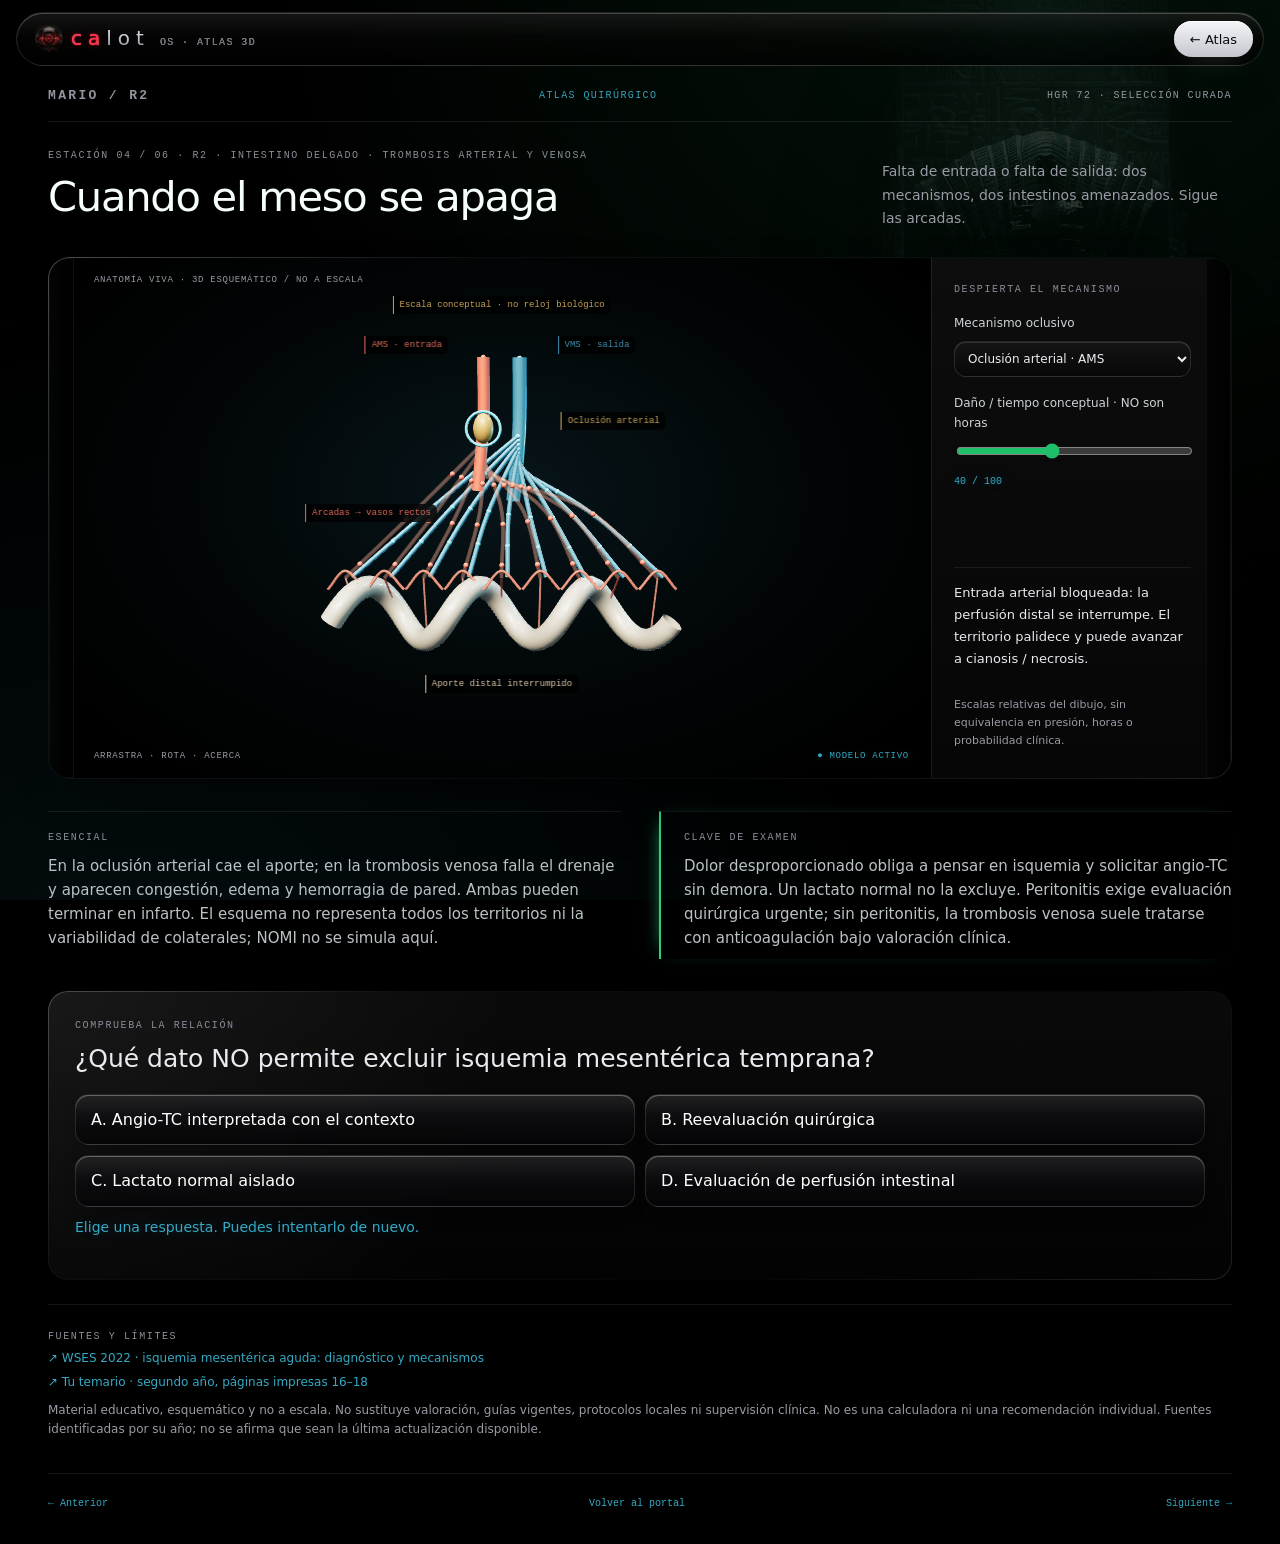
<file: atlas/04-isquemia-intestinal.html>
<!doctype html><html lang="es"><head><meta charset="utf-8"><meta name="viewport" content="width=device-width,initial-scale=1"><link rel="icon" href="data:,"><title>Cuando el meso se apaga · Mario / Cirugía R2</title><style>
:root{--bg:#050505;--stone:#0a0c10;--gold:#c9a45a;--light:#e8d5a3;--cyan:#3ee0ff;--ink:#e5e4df;--muted:#9ba4ab;--line:#343127;--red:#ef7169;--green:#8cd8b5;--serif:'Cinzel',Georgia,serif;--sans:'Source Sans 3',Arial,sans-serif;--mono:'JetBrains Mono',monospace}*{box-sizing:border-box}body{margin:0;background:var(--bg);color:var(--ink);font:16px/1.6 var(--sans)}body:before{content:'';position:fixed;inset:0;pointer-events:none;background:radial-gradient(ellipse at 85% 0,#18303920,transparent 50%);z-index:-1}a{color:var(--cyan);text-decoration:none}button,input,select,textarea{font:inherit}button,a,input,select{touch-action:manipulation}button{cursor:pointer}button:focus-visible,a:focus-visible,input:focus-visible,select:focus-visible,textarea:focus-visible{outline:2px solid var(--cyan);outline-offset:4px}button:disabled{opacity:.35;cursor:not-allowed}.wrap{max-width:1440px;margin:auto;padding:0 48px}.top{display:flex;align-items:center;justify-content:space-between;gap:20px;padding:22px 0 18px;border-bottom:1px solid var(--line);font:10px var(--mono);letter-spacing:.14em}.top .brand{font:600 18px var(--serif);letter-spacing:.22em;color:var(--light)}.top span{color:var(--muted)}.eyebrow{text-transform:uppercase;color:var(--gold);font:10px/1.5 var(--mono);letter-spacing:.16em}.intro{display:grid;grid-template-columns:1fr 350px;gap:30px;align-items:end;padding:26px 0}h1{font:500 clamp(27px,3.25vw,46px)/1.16 var(--serif);letter-spacing:-.03em;margin:10px 0}h2{font:500 25px/1.3 var(--serif);color:var(--light);margin:10px 0 18px}h3{font:500 18px/1.4 var(--serif);color:var(--light)}p{margin:9px 0}.dek{color:var(--muted);font-size:14px;line-height:1.7;margin:0}.stage-grid{display:grid;grid-template-columns:minmax(0,1fr) 300px;border:1px solid #6a5836;background:var(--stone);position:relative;box-shadow:0 0 45px #000,inset 0 0 0 5px #050505}.stage-grid:before,.stage-grid:after{content:'𓂀 𓆣 𓏏 𓊖 𓋹';position:absolute;top:0;bottom:0;z-index:4;writing-mode:vertical-rl;font:16px/1.6 Georgia;color:#8e713a66;pointer-events:none;padding:12px 2px;background:linear-gradient(90deg,#101217,#040505);border:1px solid #7a63383d;width:23px;letter-spacing:20px}.stage-grid:before{left:0}.stage-grid:after{right:0}.view{min-width:0;position:relative;background:radial-gradient(ellipse at 50% 50%,#112027 0,#090d12 45%,#030404 80%);margin-left:23px;overflow:hidden}.three{height:520px;position:relative;width:100%}.three canvas{width:100%;height:100%;display:block;touch-action:none}.view-top,.view-bottom{position:absolute;left:22px;right:22px;z-index:3;font:9px var(--mono);letter-spacing:.08em;color:var(--muted);pointer-events:none}.view-top{top:17px}.view-bottom{bottom:17px;display:flex;justify-content:space-between;gap:15px}.awake{color:var(--cyan);text-shadow:0 0 10px #3ee0ff99}.labels{position:absolute;inset:0;pointer-events:none}.label3{position:absolute;font:9px var(--mono);background:#05080cdd;border-left:1px solid currentColor;padding:4px 6px;white-space:nowrap;transform:translate(-50%,-50%);color:var(--cyan)}.controls{padding:24px 40px 20px 22px;border-left:1px solid var(--line);display:flex;flex-direction:column;gap:17px;background:linear-gradient(135deg,#0d1014,#070808)}label{display:block;color:#ced3d5;font-size:12px;margin-bottom:8px}select{width:100%;background:#10151b;color:var(--ink);border:1px solid #4c4738;padding:9px;font-size:12px;border-radius:2px}input[type=range]{width:100%;accent-color:var(--cyan);cursor:pointer}output{font:10px var(--mono);color:var(--cyan)}.status{border-top:1px solid var(--line);padding-top:14px;color:var(--light);font-size:13px;line-height:1.7;margin-top:auto;min-height:90px}.note{color:var(--muted);font-size:11px}.reading{display:grid;grid-template-columns:1fr 1fr;gap:38px;margin:32px 0}.reading article{border-top:1px solid var(--line);padding-top:18px}.reading p{color:#bac2c6;font-size:15px}.key{border-left:2px solid var(--gold);padding-left:23px}.quiz,.panel{border:1px solid var(--line);padding:26px;background:linear-gradient(145deg,#0b0e12,#060707);margin:24px 0}.quiz-options{display:grid;grid-template-columns:1fr 1fr;gap:10px}button,.btn{background:#0d1218;color:var(--ink);border:1px solid #39434a;padding:12px 15px;text-align:left;border-radius:2px;transition:border-color .2s,background .2s}button:hover,.btn:hover{border-color:var(--gold);background:#15191d}.correct{border-color:var(--green)!important;color:var(--green)!important}.wrong{border-color:var(--red)!important;color:var(--red)!important}.feedback{min-height:28px;font-size:14px;color:var(--cyan)}.sources{border-top:1px solid var(--line);padding:24px 0;color:var(--muted);font-size:12px}.sources a{display:block;margin:5px 0}.footer{display:flex;justify-content:space-between;border-top:1px solid var(--line);padding:24px 0 35px;gap:24px;font:10px var(--mono)}.hero{position:relative;min-height:475px;display:grid;grid-template-columns:1.2fr 1fr;align-items:center;gap:30px;overflow:hidden;border-bottom:1px solid #675334}.hero h1{font-size:clamp(42px,5.1vw,72px);max-width:700px;line-height:1.05}.hero em{font-style:normal;color:var(--light)}.hero .dek{max-width:550px}.hero-copy{z-index:3;padding:45px 0 50px}.hero-art{height:475px;position:relative;align-self:stretch;background:linear-gradient(90deg,#050505,transparent 22%,transparent 88%,#050505),url('egypt-ref.jpg') center 38%/cover;filter:saturate(.68)}.hero-art:after{content:'';position:absolute;inset:0;background:linear-gradient(0deg,#050505,transparent 35%,#05050522)}.hero-art:before{content:'𓂀 𓊖 𓋹';position:absolute;inset:16px 12px;border:1px solid #8c713d66;z-index:1;color:#c9a45a66;font:16px Georgia;padding:10px;letter-spacing:10px}.dust{position:absolute;inset:0;pointer-events:none;z-index:2}.dust i{position:absolute;bottom:-10px;background:var(--gold);border-radius:50%;box-shadow:0 0 9px #e8c66c;animation:rise 7s linear infinite}@keyframes rise{from{transform:translateY(0);opacity:0}15%{opacity:.7}to{transform:translateY(-360px) translateX(50px);opacity:0}}.route-label{margin:27px 0 15px;display:flex;justify-content:space-between;gap:15px}.index-grid{display:grid;grid-template-columns:repeat(3,1fr);gap:12px}.station-link{display:block;color:var(--ink);border:1px solid var(--line);padding:22px 24px;background:linear-gradient(135deg,#101318,#060707);position:relative;transition:.2s;min-height:170px}.station-link:before{content:'';position:absolute;left:0;top:20px;height:28px;width:2px;background:var(--gold)}.station-link:hover{transform:translateY(-3px);border-color:var(--gold)}.station-link .num{font:10px var(--mono);color:var(--cyan)}.station-link h3{margin:12px 0 8px}.station-link p{font-size:13px;color:var(--muted)}.resource-grid{display:grid;grid-template-columns:repeat(4,1fr);gap:12px}.resource-grid .station-link{min-height:185px}.pill{display:inline-block;font:9px var(--mono);color:var(--cyan);border:1px solid #255463;padding:5px 8px;margin:16px 10px 0 0}.ficha-layout{display:grid;grid-template-columns:200px minmax(0,1fr);gap:25px}.ficha-nav{display:flex;flex-direction:column;gap:7px}.ficha-nav button{font-size:12px;color:var(--muted);padding:13px}.ficha-nav button.active,.tabs button.active{color:var(--cyan);border-color:var(--cyan);background:#0c2029}.comparators{display:grid;grid-template-columns:repeat(3,1fr);gap:10px}.compare{border:1px solid var(--line);padding:17px;background:#0c1015}.compare h3{font-size:16px;margin:0 0 10px}.compare p{font-size:13px;color:#adb8bf}.compare strong{color:var(--cyan);font-weight:500}.compare.active{border-color:var(--cyan)}.ficha-visual{height:230px;border:1px solid #45402e;background:radial-gradient(ellipse,#101e26,#030505);margin:15px 0}.ficha-visual svg{width:100%;height:100%}.inline-controls{display:flex;gap:20px;align-items:center;flex-wrap:wrap;margin:16px 0}.inline-controls label{margin:0}.inline-controls select{width:auto;max-width:100%}.inline-controls input{width:220px}.ficha-case{border-left:2px solid var(--gold);padding-left:20px;margin:24px 0}.answer{padding:14px;background:#0c1c22;color:var(--cyan);margin-top:14px}.tabs{display:flex;gap:10px;flex-wrap:wrap;margin:16px 0 22px}.progress{display:flex;gap:9px;margin:16px 0}.progress span{height:3px;background:#293139;flex:1}.progress span.done{background:var(--cyan);box-shadow:0 0 10px #3ee0ff55}.case-layout{display:grid;grid-template-columns:260px 1fr;gap:30px}.case-side{border-right:1px solid var(--line);padding-right:26px}.case-side h2{font-size:22px}.case-side p{color:var(--muted);font-size:14px}.case-stage{font:70px var(--serif);color:#c9a45a66;line-height:1.2}.case-main{min-width:0}.case-main .quiz{margin-top:10px}.case-main .case-story{font-size:18px;line-height:1.7;color:#cbd1d4}textarea{display:block;width:100%;min-height:150px;background:#070b0f;color:var(--ink);border:1px solid #454b50;padding:16px;margin:15px 0;resize:vertical}.tree-shell{display:grid;grid-template-columns:280px 1fr;gap:25px}.tree-path{border-left:1px solid var(--gold);padding-left:20px}.tree-path div{font-size:13px;padding:12px 0;border-bottom:1px solid var(--line);color:var(--muted)}.tree-path div:last-child{color:var(--cyan)}.tree-main{min-height:340px}.tree-choices{display:grid;gap:12px}.tree-choices button{padding:17px}.tree-why{margin:20px 0;padding:17px;border-left:2px solid var(--cyan);background:#0c171c}.tree-why p{font-size:14px}.monitor{height:340px;position:relative;background:radial-gradient(ellipse,#0d1a22,#030505);border:1px solid #5a4e34}.monitor canvas{width:100%;height:100%}.night-grid{display:grid;grid-template-columns:1fr 330px;gap:25px}.night-clock{font:36px var(--mono);color:var(--cyan);margin:14px 0}.night-actions{display:flex;gap:10px;flex-wrap:wrap}.night-actions button{font-size:12px}.timeline-tags{display:flex;justify-content:space-between;font:9px var(--mono);color:var(--muted)}.timeline-tags span{max-width:100px}.hidden,[hidden]{display:none!important}.long-note{max-width:950px;color:var(--muted)}@media(max-width:960px){.wrap{padding:0 22px}.intro{grid-template-columns:1fr}.stage-grid{grid-template-columns:minmax(0,1fr) 260px}.controls{padding-left:15px;padding-right:35px}.resource-grid{grid-template-columns:1fr 1fr}.comparators{grid-template-columns:1fr 1fr}.hero h1{font-size:48px}.night-grid{grid-template-columns:1fr}.hero-art{height:480px}}@media(max-width:700px){.wrap{padding:0 17px}.top{font-size:8px}.top span{display:none}.top .brand{font-size:15px}.intro{padding:23px 0;gap:15px}.stage-grid{grid-template-columns:1fr}.three{height:460px}.view{margin-right:23px}.controls{margin:0 23px;border-left:0;border-top:1px solid var(--line);padding:22px}.stage-grid:after{height:460px;bottom:auto}.stage-grid:before{height:460px;bottom:auto}.reading,.case-layout,.tree-shell,.ficha-layout{grid-template-columns:1fr}.reading{gap:20px}.index-grid{grid-template-columns:1fr 1fr}.hero{display:block}.hero-copy{padding:35px 0;max-width:82%}.hero-art{position:absolute;right:-70px;top:0;width:65%;height:100%;opacity:.35}.hero h1{font-size:44px}.ficha-nav{display:grid;grid-template-columns:1fr 1fr}.comparators{grid-template-columns:1fr}.quiz-options{grid-template-columns:1fr}.case-side{border-right:0;border-bottom:1px solid var(--line);padding-bottom:20px}.case-stage{font-size:40px}.tree-path{display:flex;gap:15px;overflow:auto}.tree-path div{min-width:120px}.quiz,.panel{padding:20px}.footer{font-size:9px;gap:10px}.label3{font-size:8px}.night-grid{gap:12px}.view-top{font-size:8px}}@media(max-width:420px){.index-grid,.resource-grid{grid-template-columns:1fr}.three{height:420px}.stage-grid:before,.stage-grid:after{height:420px}.hero-copy{max-width:95%}.hero h1{font-size:38px}}@media(prefers-reduced-motion:reduce){*{animation:none!important;transition:none!important}}

/* Carved vector inlay: no platform-dependent hieroglyph glyphs. */
.stage-grid:before,.stage-grid:after{content:"";background-color:#090b0e;background-image:url("data:image/svg+xml,%3Csvg%20xmlns%3D%22http%3A%2F%2Fwww.w3.org%2F2000%2Fsvg%22%20width%3D%2223%22%20height%3D%22142%22%20viewBox%3D%220%200%2023%20142%22%3E%3Cg%20fill%3D%22none%22%20stroke%3D%22%23ad8b48%22%20stroke-opacity%3D%22.48%22%20stroke-width%3D%22.7%22%3E%3Cpath%20d%3D%22M3%202h17v136H3zM5%2036h13M5%2070h13M5%20105h13M5%20138h13%22%2F%3E%3Cpath%20d%3D%22M6%2015q5-7%2011%200-6%205-11%200m5-3v6m-5-2%204%206%205-2M9%2029h6%22%2F%3E%3Cpath%20d%3D%22M11%2044v19m-5-12h11m-6-8c-6%200-6%208%200%208s6-8%200-8M7%2065h8%22%2F%3E%3Cpath%20d%3D%22M7%2079q5-6%209%200v12q-5%207-9%200zm4-4v22m-5-13h12m-12%206h12M8%2099h7%22%2F%3E%3Cpath%20d%3D%22M6%20116l5-7%206%207-6%2010zm0%2013h11m-8-4v4m5-4v4%22%2F%3E%3C%2Fg%3E%3C%2Fsvg%3E");background-repeat:repeat-y;background-position:center top;letter-spacing:0;padding:0}.hero-art:before{content:"";background:linear-gradient(90deg,#c9a45a12,transparent 5%,transparent 95%,#c9a45a12)}
</style><link rel="stylesheet" href="nous-skin.css"></head><body><div class="wrap"><header><nav class="top"><a class="brand" href="index.html">MARIO / R2</a><a href="index.html">ATLAS QUIRÚRGICO</a><span>HGR 72 · SELECCIÓN CURADA</span></nav><div class="intro"><div><div class="eyebrow">ESTACIÓN 04 / 06 · R2 · Intestino delgado · trombosis arterial y venosa</div><h1>Cuando el meso se apaga</h1></div><p class="dek">Falta de entrada o falta de salida: dos mecanismos, dos intestinos amenazados. Sigue las arcadas.</p></div></header><main><section class="stage-grid"><div class="view"><div class="view-top">ANATOMÍA VIVA · 3D ESQUEMÁTICO / NO A ESCALA</div><div class="three" id="visual" role="img" aria-label="Falta de entrada o falta de salida: dos mecanismos, dos intestinos amenazados. Sigue las arcadas."></div><div class="view-bottom"><span>ARRASTRA · ROTA · ACERCA</span><span class="awake">● MODELO ACTIVO</span></div></div><aside class="controls"><div class="eyebrow">Despierta el mecanismo</div><div class="control"><label for="vascular">Mecanismo oclusivo</label><select id="vascular"><option value="0" selected>Oclusión arterial · AMS</option><option value="1" >Trombosis venosa · VMS</option></select></div><div class="control"><label for="severity">Daño / tiempo conceptual · NO son horas</label><input id="severity" type="range" min="0" max="100" value="40" step="1"><output id="out-severity" for="severity"></output></div><div class="status" id="status" aria-live="polite"></div><p class="note">Escalas relativas del dibujo, sin equivalencia en presión, horas o probabilidad clínica.</p></aside></section><section class="reading"><article><div class="eyebrow">Esencial</div><p>En la oclusión arterial cae el aporte; en la trombosis venosa falla el drenaje y aparecen congestión, edema y hemorragia de pared. Ambas pueden terminar en infarto. El esquema no representa todos los territorios ni la variabilidad de colaterales; NOMI no se simula aquí.</p></article><article class="key"><div class="eyebrow">Clave de examen</div><p>Dolor desproporcionado obliga a pensar en isquemia y solicitar angio-TC sin demora. Un lactato normal no la excluye. Peritonitis exige evaluación quirúrgica urgente; sin peritonitis, la trombosis venosa suele tratarse con anticoagulación bajo valoración clínica.</p></article></section><section class="quiz"><div class="eyebrow">Comprueba la relación</div><h2>¿Qué dato NO permite excluir isquemia mesentérica temprana?</h2><div class="quiz-options"><button data-answer="0">A. Angio-TC interpretada con el contexto</button><button data-answer="1">B. Reevaluación quirúrgica</button><button data-answer="2">C. Lactato normal aislado</button><button data-answer="3">D. Evaluación de perfusión intestinal</button></div><p class="feedback" id="feedback" aria-live="polite">Elige una respuesta. Puedes intentarlo de nuevo.</p></section><section class="sources"><div class="eyebrow">Fuentes y límites</div><a target="_blank" rel="noopener" href="https://wjes.biomedcentral.com/articles/10.1186/s13017-022-00443-x">↗ WSES 2022 · isquemia mesentérica aguda: diagnóstico y mecanismos</a><a href="temario-cirugia.pdf">↗ Tu temario · segundo año, páginas impresas 16–18</a><p>Material educativo, esquemático y no a escala. No sustituye valoración, guías vigentes, protocolos locales ni supervisión clínica. No es una calculadora ni una recomendación individual. Fuentes identificadas por su año; no se afirma que sean la última actualización disponible.</p></section><nav class="footer"><a href="03-fistula-anal-parks.html">← Anterior</a><a href="index.html">Volver al portal</a><a href="05-ulcera-htda.html">Siguiente →</a></nav></main><script>const DATA={"file": "04-isquemia-intestinal.html", "title": "Cuando el meso se apaga", "hook": "Intestino delgado · trombosis arterial y venosa", "dek": "Falta de entrada o falta de salida: dos mecanismos, dos intestinos amenazados. Sigue las arcadas.", "controls": [{"id": "vascular", "label": "Mecanismo oclusivo", "options": ["Oclusión arterial · AMS", "Trombosis venosa · VMS"], "value": 0}, {"id": "severity", "label": "Daño / tiempo conceptual · NO son horas", "value": 40}], "essential": "En la oclusión arterial cae el aporte; en la trombosis venosa falla el drenaje y aparecen congestión, edema y hemorragia de pared. Ambas pueden terminar en infarto. El esquema no representa todos los territorios ni la variabilidad de colaterales; NOMI no se simula aquí.", "key": "Dolor desproporcionado obliga a pensar en isquemia y solicitar angio-TC sin demora. Un lactato normal no la excluye. Peritonitis exige evaluación quirúrgica urgente; sin peritonitis, la trombosis venosa suele tratarse con anticoagulación bajo valoración clínica.", "q": "¿Qué dato NO permite excluir isquemia mesentérica temprana?", "options": ["Angio-TC interpretada con el contexto", "Reevaluación quirúrgica", "Lactato normal aislado", "Evaluación de perfusión intestinal"], "answer": 2, "explain": "Ningún biomarcador aislado descarta isquemia. La sospecha y la angio-TC son centrales; no esperes a que aparezca necrosis.", "sources": ["ischemia"], "n": 4}</script><script type="importmap">{"imports":{"three":"../vendor/three/three.module.min.js","three/addons/":"../vendor/three/addons/"}}</script><script type="module">const $=id=>document.getElementById(id),v=id=>Number($(id)?.value||0);let update=()=>{};window.__ready=false;window.__revision=0;
const reduced=matchMedia('(prefers-reduced-motion: reduce)').matches;
const statements={
1:()=>{let p=['La punta cruza por delante del íleon.','La punta queda detrás del íleon: cambia tu ángulo de observación.','La punta desciende hacia pelvis; síntomas urinarios o rectales pueden acompañar.',(v('cut')?'Retrocecal: ventana transparente abierta para ver la patogenia.':'La punta asciende detrás del ciego. Rota para descubrirla; mover patogenia abre una ventana transparente.'),'La punta queda bajo el polo cecal.'][v('position')];return p+' '+(v('damage')<30?'Obstrucción representada por un apendicolito.':v('damage')<65?'Distensión y compromiso de perfusión esquemáticos.':v('damage')<85?'Daño necrótico focal ilustrativo.':'Discontinuidad y contaminación extraluminal ilustrativas.');},
2:()=>['Ia modificada: inflamación contenida alrededor del divertículo; no hay una cavidad purulenta.','I original / Ib modificada: el pus está contenido junto al colon.','II: colección separada del foco, aquí en pelvis. No equivale por sí sola a peritonitis difusa.','III: líquido purulento fuera de una colección delimitada, distribuido por el peritoneo.','IV: material fecal extraluminal más contaminación difusa. Requiere control de fuente urgente.'][v('hinchey')],
3:()=>v('goodsall')?'Goodsall es orientativa: orificios posteriores suelen curvar a línea media posterior; anteriores suelen ir radialmente. Excepciones frecuentes, especialmente trayectos largos o complejos. No se aplica mecánicamente a cada tipo de Parks.':['Entre interno y externo, sin atravesar el externo.','Cruza el esfínter externo y alcanza la fosa isquioanal.','Asciende entre esfínteres, pasa por arriba del puborrectal y desciende a piel atravesando el elevador.','Del recto a piel por fuera del complejo: atraviesa el elevador, sin origen criptoglandular anal típico.'][v('parks')],
4:()=>v('vascular')?'Salida venosa bloqueada: las venas se dilatan y el asa se congestiona / edematiza. Si progresa también se compromete el aporte.':'Entrada arterial bloqueada: la perfusión distal se interrumpe. El territorio palidece y puede avanzar a cianosis / necrosis.',
5:()=>['Ia: chorro activo. Hemostasia endoscópica, no adrenalina aislada.','Ib: rezumamiento activo. También requiere hemostasia endoscópica.','IIa: vaso visible no sangrante. Alto riesgo; tratar endoscópicamente.','IIb: coágulo adherido. Considerar retirada y tratar el estigma que se descubra.','IIc: mancha plana pigmentada. No hemostasia endoscópica por este estigma.','III: base limpia. No hemostasia endoscópica por este estigma.'][v('forrest')],
6:()=>['EEI y pinza crural superpuestos. La barrera es anatómica y funcional.','Tipo I: unión por arriba de la pinza crural. Se pierde la superposición de ambas barreras.','Tipo II pura: fondo herniado al lado del esófago; la unión permanece próxima al hiato.'][v('hernia')]+' '+(v('competence')<40?'El ascenso cian aumenta al abrir la barrera en este modelo.':'El ascenso se reduce con barrera competente; la imagen no mide pH ni presión real.')};
function narrative(){$('status').textContent=statements[DATA.n]();for(const c of DATA.controls){let out=$('out-'+c.id);if(out)out.textContent=v(c.id)+' / 100';}}
document.querySelectorAll('[data-answer]').forEach(b=>b.addEventListener('click',()=>{let ok=+b.dataset.answer===DATA.answer;document.querySelectorAll('[data-answer]').forEach(e=>e.classList.remove('correct','wrong'));b.classList.add(ok?'correct':'wrong');$('feedback').textContent=(ok?'Correcto. ':'No todavía. ')+DATA.explain;window.__quiz=ok;}));
for(const c of DATA.controls)$(c.id).addEventListener('input',()=>{if(c.id==='damage' && [1,3].includes(v('position'))) $('cut').value='1';narrative();update();window.__revision++;});narrative();
let T,OrbitControls,RoomEnvironment;try{T=await import('three');({OrbitControls}=await import('three/addons/controls/OrbitControls.js'));({RoomEnvironment}=await import('three/addons/environments/RoomEnvironment.js'));await spatial();}catch(e){$('visual').innerHTML='<div class="panel">No se pudo cargar el modelo 3D. Requiere conexión a internet y WebGL; recarga con conexión. El texto y el reactivo siguen funcionando.</div>';window.__loadFailure=String(e);}
async function spatial(){
const host=$('visual'),scene=new T.Scene(),camera=new T.PerspectiveCamera(37,host.clientWidth/host.clientHeight,.1,100);camera.position.set(0,1,12.8);
const renderer=new T.WebGLRenderer({antialias:true,alpha:true,preserveDrawingBuffer:true});renderer.setPixelRatio(Math.min(devicePixelRatio,2));renderer.setSize(host.clientWidth,host.clientHeight);renderer.toneMapping=T.ACESFilmicToneMapping;renderer.toneMappingExposure=1.12;host.appendChild(renderer.domElement);
const pm=new T.PMREMGenerator(renderer);scene.environment=pm.fromScene(new RoomEnvironment(),.04).texture;
const key=new T.DirectionalLight(0xffe5ba,3.4);key.position.set(-4,6,7);scene.add(key);const rim=new T.PointLight(0x3ee0ff,65);rim.position.set(5,1,-3);scene.add(rim);scene.add(new T.AmbientLight(0xaac5dc,.65));
const orbit=new OrbitControls(camera,renderer.domElement);orbit.enableDamping=true;orbit.minDistance=7;orbit.maxDistance=22;orbit.target.set(0,0,0);orbit.update();
const C={tissue:0xc69a82,dark:0x694b58,gold:0xc9a45a,ivory:0xdac7aa,cyan:0x3ee0ff,artery:0xe26859,vein:0x438eae,necrosis:0x39363d,pus:0xd3ca78,fascia:0xb9c0c6};let root=new T.Group();scene.add(root);const labelHost=document.createElement('div');labelHost.className='labels';host.appendChild(labelHost);let tags=[],moving=[];
const material=(col,a=1)=>new T.MeshPhysicalMaterial({color:col,roughness:.4,metalness:.06,clearcoat:.5,transparent:a<1,opacity:a,side:T.DoubleSide,depthWrite:a>.8});
function mesh(geo,col,a=1,parent=root){let m=new T.Mesh(geo,material(col,a));parent.add(m);return m;}
function ell(x,y,z,sx,sy,sz,col,a=1,parent=root){let m=mesh(new T.SphereGeometry(1,36,24),col,a,parent);m.position.set(x,y,z);m.scale.set(sx,sy,sz);return m;}
function tube(points,r,col,a=1,parent=root){let path=new T.CatmullRomCurve3(points.map(p=>new T.Vector3(...p)));let m=mesh(new T.TubeGeometry(path,70,r,12,false),col,a,parent);return {m,path};}
function ring(x,y,z,r,th,col,a=1,angle=Math.PI*2,parent=root){let m=mesh(new T.TorusGeometry(r,th,14,64,angle),col,a,parent);m.position.set(x,y,z);return m;}
function tag(text,x,y,z,col=C.cyan){let el=document.createElement('span');el.className='label3';el.textContent=text;el.style.color='#'+col.toString(16).padStart(6,'0');labelHost.appendChild(el);tags.push({el,p:new T.Vector3(x,y,z)});}
function flow(path,col,count=10,speed=.12,limit=1){for(let i=0;i<count;i++){let m=ell(0,0,0,.045,.045,.045,col);moving.push({m,path,start:i/count,speed,limit});}}
function disk(x,y,z,r,col){let m=mesh(new T.CircleGeometry(r,48),col);m.position.set(x,y,z);return m;}
function muscle(radius,th,height,y,col,a){let m=mesh(new T.CylinderGeometry(radius,radius,height,64,1,true,.5,Math.PI*1.65),col,a);m.position.y=y;let edge=ring(0,y+height/2,0,radius,th,col,a,Math.PI*1.65);edge.rotation.x=Math.PI/2;edge.rotation.z=.5;return m;}
function bowel(points,r,col,a=1){let b=tube(points,r,col,a);for(let i=1;i<20;i++){let p=b.path.getPointAt(i/20);let r1=ell(p.x,p.y,p.z,r*1.14,r*.8,r*1.04,col,a);r1.lookAt(p.clone().add(b.path.getTangentAt(i/20)));}return b;}
function stomach(parent=root,a=.34){let s=new T.Shape();s.moveTo(-.8,1.9);s.bezierCurveTo(-1.2,2.65,-2.65,2.6,-2.65,1.4);s.bezierCurveTo(-3.2,-.2,-2.7,-2.1,-1.35,-2.1);s.bezierCurveTo(-.1,-2.1,.55,-.2,1.1,-.15);s.lineTo(1.05,.3);s.bezierCurveTo(.1,.6,-.9,.4,-.8,1.9);let m=mesh(new T.ExtrudeGeometry(s,{depth:.55,bevelEnabled:true,bevelSize:.15,bevelThickness:.14,bevelSegments:4,curveSegments:36}),C.tissue,a,parent);m.position.z=-.4;return m;}
function rebuild(){root.traverse(o=>{o.geometry?.dispose();if(o.material)o.material.dispose();});scene.remove(root);root=new T.Group();scene.add(root);tags=[];moving=[];labelHost.replaceChildren();
switch(DATA.n){
case 1:{let d=v('damage')/100,trans=v('cut')?.24:1;
const c=bowel([[-.85,2.7,-.15],[-.9,1.5,0],[-.9,.2,0],[-.65,-.85,0]],.68,C.tissue,trans);ell(-.75,-.8,0,.7,.6,.64,C.tissue,trans);
for(let k=0;k<3;k++){let z=k===0?.65:-.38,x=k===1?-1.45:k===2?-.35:-.9;tube([[x,2.6,z],[x,1.3,z],[x,-.1,z],[-.75,-.8,z]],.025,C.gold,.9);}
const ileum=bowel([[2.8,1.1,.2],[1.8,.5,.25],[.7,.35,.18],[-.35,.4,.1]],.27,C.ivory);tag('Íleon terminal',2,1.35,.7,C.ivory);
let base=[-.85,-.8,-.35];let routes=[ [base,[.15,-.7,.8],[.9,.6,.8],[1.8,1.25,.75]], [base,[.1,-.7,-.7],[.9,.7,-.7],[1.7,1.2,-.7]], [base,[-.2,-1.3,.15],[.2,-2.3,.35],[.8,-2.65,.4]], [base,[-.85,-.4,-.9],[-.9,.7,-.95],[-1.1,1.9,-.8]], [base,[-1,-1.5,0],[-1.8,-1.65,.3],[-2.2,-1.3,.4]] ];let route=routes[v('position')],ap=tube(route,.12+d*.13,d>.66?C.necrosis:d>.3?C.artery:C.tissue);ell(...base,.16,.16,.16,C.gold);let tip=ap.path.getPointAt(.85);ell(...ap.path.getPointAt(.17).toArray(),.13,.15,.13,C.ivory);if(d>.3)tube(route,.26+d*.09,C.artery,.12);if(d>.82){ell(tip.x,tip.y,tip.z+.15,.14,.13,.1,0x17171b);for(let i=0;i<7;i++)ell(tip.x+.2+Math.sin(i*3)*d*.35,tip.y-.2-i*.085,tip.z+.1,.07,.1,.07,C.pus,.7);}
// Mesentery silhouette and vascular supply, behind the appendix.
let tail=ap.path.getPointAt(.65);tube([[-.4,.25,-.45],[.3,-.3,-.5],[tail.x,tail.y,tail.z-.16]],.018,C.artery);tag('Ciego · tenias',-2.2,1.5,.1,C.gold);tag('Base fija',-1.6,-1.35,.4,C.gold);tag(['Preileal','Postileal','Pélvica','Retrocecal · detrás','Subcecal'][v('position')],2.1,-1.6,.4);tag('Apendicolito · esquema',1.7,2.65,0,C.ivory);root.rotation.y=.15;break;}
case 2:{let h=v('hinchey'),e=v('extent')/100;const points=[[-2.5,2.2,0],[-2.2,.7,.15],[-.8,.2,.4],[.4,-.3,.3],[.7,-1.5,-.1],[1.7,-2.2,-.15],[2.4,-1.3,0]];let sg=bowel(points,.39,C.tissue);for(let i=1;i<12;i++){let p=sg.path.getPointAt(i/13),q=[p.x+(i%2?.48:-.48),p.y+.14,p.z+.12];tube([p.toArray(),q],.08,C.tissue);ell(...q,.18,.22,.18,i===5?C.artery:C.tissue);}
let infl=sg.path.getPointAt(.4);ell(infl.x,infl.y,infl.z,.6+e*.6,.5+e*.5,.4+e*.4,C.artery,.18);if(h===0){for(let i=0;i<15;i++)ell(infl.x+Math.sin(i*2)*.8,infl.y+Math.cos(i*2)*.6,.5,.1,.09,.08,C.gold,.3);}
if(h===1||h===2){let x=h===1?infl.x+.7:2,y=h===1?infl.y+.5:-1.8;ell(x,y,.65,.45+e*.4,.4+e*.35,.42,C.gold,.3);ell(x,y,.7,.33+e*.25,.3+e*.2,.32,C.pus,.85);tag(h===1?'Colección pericólica':'Colección pélvica distante',1.4,2.6,.8,C.pus);if(h===2)tube([infl.toArray(),[.1,-.7,.6],[x,y,.7]],.018,C.artery,.4);}
let per=ring(0,0,-.7,3.2,.025,C.fascia,.18);per.scale.y=.85;if(h>=3){ell(0,-1.6,-.1,3,.5,1.7,C.pus,.12+e*.18);for(let i=0;i<48;i++){let x=Math.sin(i*2.4)*2.8,y=Math.cos(i*1.71)*2.35;ell(x,y,.5+(i%3)*.18,.05+e*.04,.05+e*.04,.05,C.pus,.7);}tag('Contaminación peritoneal difusa',0,2.9,.5,C.pus);}
if(h===4){let route=[infl.toArray(),[infl.x+.3,infl.y-.5,.8],[.9,-1.5,1]];tube(route,.12,C.gold);for(let i=0;i<12;i++)ell(Math.sin(i*2)*2.5,-1.2+Math.cos(i*1.2)*.9,.65,.15,.12,.1,0x7d8055);disk(infl.x,infl.y,.85,.16,0x22221e);}
tag('Sigmoides · divertículos',-2.1,-2.7,.7,C.gold);tag(h===0?'Flemón ≠ absceso':'Foco perforado / contenido',-2.1,2.75,.6,C.artery);root.rotation.y=-.12;break;}
case 3:{let a=.85-v('opacity')*.006;muscle(.57,.045,2.7,-.4,C.tissue,a);muscle(1.05,.07,2.4,-.55,C.ivory,a);let rect=tube([[0,2.65,0],[0,1.7,0],[0,.85,0]],.48,C.tissue,.35);let pub=ring(0,.9,-.1,1.18,.19,C.gold,a,Math.PI*1.55);pub.rotation.x=Math.PI/2;pub.rotation.z=.65;
for(let side of [-1,1]){let plane=mesh(new T.PlaneGeometry(1.7,2.1,8,8),C.fascia,.15);plane.rotation.x=-Math.PI/2;plane.rotation.y=side*.5;plane.position.set(side*1.95,1.15,-.15);ell(side*2,-.7,-.1,.75,1.35,.8,C.gold,.055);}
let tracks=[[[.1,.25,.5],[.72,.15,.32],[.72,-1.1,.32],[.75,-2,.6]],[[.1,.25,.5],[.72,.15,.32],[1.3,-.15,.32],[1.9,-1.1,.4],[2.2,-2,.6]],[[.1,.25,.5],[.72,.8,.32],[.8,1.65,.32],[1.5,1.7,.32],[2,1.1,.32],[2.25,-2,.6]],[[.2,2,.4],[1.25,2.1,.32],[2,1.1,.32],[2.5,-.5,.4],[2.6,-2,.6]]];let tr=tube(tracks[v('parks')],.082,C.cyan);flow(tr.path,C.cyan,12,.1);let start=tracks[v('parks')][0];ell(...start,.12,.12,.12,C.artery);ell(...tracks[v('parks')].at(-1),.14,.12,.12,C.cyan);let skin=ring(0,-2,0,2.8,.04,C.tissue,.3);skin.rotation.x=Math.PI/2;
tag('Recto',-1.3,2.65,.2,C.tissue);tag('Puborrectal',-1.8,1.25,.8,C.gold);tag('Elevador del ano',2,2.65,.5,C.fascia);tag('Esfínter interno',-1.8,.1,.7,C.tissue);tag('Esfínter externo',-1.9,-1.05,.7,C.ivory);tag('Fosa isquioanal',2.25,-.8,.9,C.gold);tag('Trayecto · '+DATA.controls[0].options[v('parks')],0,-2.8,.6);
if(v('goodsall')){let arc=ring(0,-2.1,0,2.1,.035,C.cyan,.6,Math.PI);arc.rotation.x=Math.PI/2;tag('Orientativa · NO sección a ciegas',0,3.25,0,C.gold);}root.rotation.y=-.12;break;}
case 4:{let ven=v('vascular'),s=v('severity')/100;let path=[];for(let i=0;i<=50;i++){let u=i/50;path.push([-2.8+5.6*u,-1.65+Math.sin(u*Math.PI*6)*.45,Math.cos(u*Math.PI*6)*.45]);}let col=ven?new T.Color(C.tissue).lerp(new T.Color(0x704c78),s):new T.Color(C.ivory).lerp(new T.Color(s>.75?C.necrosis:0x7f9aa6),s);let b=tube(path,.19+(ven?s*.16:0),col);let art=tube([[-.3,2.6,-.5],[-.3,1.6,-.45],[-.4,.4,-.35]],.105,C.artery);let vein=tube([[.2,.2,-.5],[.3,1.4,-.6],[.3,2.6,-.6]],.12+(ven?.1*s:0),C.vein);flow(art.path,C.artery,9,.17,ven?1:.43);flow(vein.path,C.cyan,9,ven?.025:.15,ven?.42:1);
for(let i=0;i<9;i++){let x=-2.6+i*.65;let ar=tube([[-.3,1.2-i*.07,-.4],[x*.55,.1,-.15],[x,-1,.1]],.035,C.artery,ven?1:.25);let vr=tube([[x+.1,-1,.05],[x*.55+.12,0,-.25],[.28,1.3-i*.07,-.5]],.04+(ven?.025*s:0),C.vein);let arc=tube([[x-.3,-1.2,.1],[x,-.88,.1],[x+.32,-1.2,.1]],.025,C.artery,.7);if(ven)flow(ar.path,C.gold,4,.12*(1-s*.7));else flow(ar.path,C.artery,3,.01);flow(vr.path,C.cyan,4,ven?.018:.12,ven?.6:1);let p=b.path.getPointAt((i+.5)/9);tube([[x,-1,.1],p.toArray()],.018,C.artery,.55);}
let throm=ell(ven?.3:-.3,1.45,-.3,.17,.25,.17,C.gold);ring(ven?.3:-.3,1.45,-.24,.28,.025,C.cyan);tag('AMS · entrada',-1.5,2.8,0,C.artery);tag('VMS · salida',1.5,2.8,0,C.vein);tag('Oclusión '+(ven?'venosa':'arterial'),1.8,1.6,0,C.gold);tag('Arcadas → vasos rectos',-2.1,.15,.3,C.artery);tag(ven?'Asa congestiva + edema':'Aporte distal interrumpido',0,-2.75,.4,C.ivory);tag('Escala conceptual · no reloj biológico',0,3.4,0,C.gold);root.rotation.x=.13;break;}
case 5:{let f=v('forrest'),d=v('depth')/100;stomach(root,.27);tube([[-.8,3.2,-.1],[-.8,2.6,-.1],[-.8,1.8,-.1]],.2,C.tissue,.4);let du=tube([[1.05,.1,0],[1.7,.3,.05],[2.4,.1,-.1],[2.55,-.7,-.1],[2.2,-1.6,-.15],[1.2,-1.9,-.15]],.3,C.tissue,.4);ell(1.7,.3,0,.55,.44,.34,C.tissue,.3);
let gda=tube([[.6,1.5,-.48],[1.5,1,-.48],[1.8,.25,-.45],[1.85,-.8,-.45],[2.3,-1.8,-.45]],.085,C.artery);flow(gda.path,C.artery,13,.15);tube([[-.6,2.3,-.2],[-.4,1.2,-.2],[.2,.5,-.2],[1,.3,-.2]],.045,C.artery);let crater=new T.Group();crater.position.set(1.68,.3,.55-d*.2);root.add(crater);ring(0,0,0,.3+d*.15,.075,C.artery,.8,Math.PI*2,crater);ell(0,0,-.05,.3+d*.1,.27+d*.06,.09,f===5?C.ivory:C.dark,1,crater);
if(f===0){let jet=tube([[1.68,.3,.7],[1.85,1.2,1.2],[1.95,2.1,1.15]],.04,C.artery);flow(jet.path,C.artery,16,.5);}
if(f===1){for(let i=0;i<5;i++){let bleed=tube([[1.5+i*.08,.3,.7],[1.4+i*.13,-.25,.85],[1.5+i*.15,-.7,.7]],.025,C.artery);flow(bleed.path,C.artery,5,.2);}}
if(f===2){ell(1.68,.3,.68,.075,.11,.1,C.artery);ring(1.68,.3,.64,.11,.012,C.gold);}
if(f===3)ell(1.68,.3,.68,.25,.19,.16,0x4e2630);if(f===4)ell(1.68,.3,.64,.18,.12,.025,0x503c3c);
tag('Estómago · ventana',-1.8,-2.7,.5,C.tissue);tag('Curvatura menor · gástrica izq.',-1.5,1.15,.7,C.artery);tag('Bulbo · pared posterior',2.05,2.65,.5,C.gold);tag('Gastroduodenal · detrás',2.2,-2.6,.3,C.artery);tag('Forrest '+['Ia','Ib','IIa','IIb','IIc','III'][f],.1,-.7,1,C.cyan);
if(v('view')){root.position.set(-1.5,-.25,0);root.scale.setScalar(1.45);}root.rotation.y=-.22;break;}
case 6:{let h=v('hernia'),k=v('competence')/100,pr=v('pressure')/100,up=h===1?1.4:0;
let stomachG=new T.Group();root.add(stomachG);stomachG.position.set(1.05,-.55+up,0);stomach(stomachG,.37);let junctionY=1.25+up;tube([[.25,3.1,0],[.25,(3.1+junctionY)/2,0],[.25,junctionY,0]],.2,C.tissue,.6);
let eei=ring(.25,junctionY,0,.21+(1-k)*.19,.08,C.gold);eei.rotation.x=Math.PI/2;
// Crural sling stays at the diaphragmatic hiatus while GEJ slides.
let cr=ring(.25,1.1,0,.65,.14,C.ivory,.75);cr.rotation.x=Math.PI/2;cr.scale.x=h===2?1.8:h===1?1.3:1;
let diaphragm=mesh(new T.RingGeometry(.72,3.3,80),C.fascia,.08);diaphragm.rotation.x=Math.PI/2;diaphragm.position.set(.25,1.1,0);diaphragm.scale.y=.65;
if(h===2){ell(-1,1.75,-.2,.7,1.3,.6,C.tissue,.55);tube([[-.7,-.2,0],[-1.1,.7,0],[-1,2.6,0],[-.4,2.15,0]],.28,C.tissue,.35);tag('Fondo paraesofágico',-1.5,3.2,0,C.tissue);}
let his=tube([[.25,junctionY+.3,.35],[.25,junctionY-.15,.35],[-.5,junctionY+.3,.35]],.018,C.gold);let reflux=(1-k)*(.35+pr*.65);if(reflux>.035){let r=tube([[-.5,-.5+up,.45],[.1,.5+up,.45],[.25,junctionY,.4],[.25,2.3+reflux,.4]],.025+reflux*.05,C.cyan,.8);flow(r.path,C.cyan,Math.round(3+reflux*17),.09+reflux*.19,reflux*.6+.4);}
tag('Esófago',1.55,3.4,.4,C.tissue);tag('EEI · barrera intrínseca',1.7,junctionY+.2,.6,C.gold);tag('Pinza crural · diafragma',2.15,.7,.8,C.ivory);tag('Ángulo de His',-1.6,.5+up,.7,C.gold);tag('Ascenso cian · no mide pH',-.2,-2.9,.6);root.scale.setScalar(.9);root.rotation.y=.17;break;}
}
window.__modelObjects=root.children.length;}
update=rebuild;rebuild();function frame(t){requestAnimationFrame(frame);let time=reduced?0:t/1000;for(const p of moving)p.m.position.copy(p.path.getPointAt(((p.start+time*p.speed)%1)*p.limit));orbit.update();renderer.render(scene,camera);for(const t of tags){let w=t.p.clone().applyMatrix4(root.matrixWorld),p=w.project(camera);t.el.style.left=(p.x*.5+.5)*host.clientWidth+'px';t.el.style.top=(-p.y*.5+.5)*host.clientHeight+'px';t.el.style.display=p.z>1?'none':'';}}requestAnimationFrame(frame);new ResizeObserver(()=>{camera.aspect=host.clientWidth/host.clientHeight;camera.updateProjectionMatrix();renderer.setSize(host.clientWidth,host.clientHeight);}).observe(host);window.__ready=true;window.__tech='Three.js 0.160 · anatomía procedural';
}
</script></div>
<script>
/* calot-atlas · progreso v1: open al cargar, step al tocar cada control, complete al acertar el reactivo */
(function(){
var ID='3d-isquemia';
function send(ev,x){var m={source:'calot-atlas',v:1,id:ID,event:ev};for(var k in x)m[k]=x[k];window.parent!==window&&window.parent.postMessage(m,'*');}
var ctr=document.querySelectorAll('.controls select,.controls input[type=range]'),TOTAL=ctr.length||1,seen={},n=0,tried=false,done=false;
send('open');
ctr.forEach(function(c){c.addEventListener('input',function(){if(seen[c.id])return;seen[c.id]=1;n++;send('step',{step:n,total:TOTAL});});});
document.querySelectorAll('[data-answer]').forEach(function(b){b.addEventListener('click',function(){setTimeout(function(){var ok=b.classList.contains('correct');if(ok&&!done){done=true;send('complete',{step:TOTAL,total:TOTAL,score:tried?0.5:1});}else if(!ok){tried=true;}},0);});});
})();
</script>
<script src="nous-skin.js"></script></body></html>
</file>
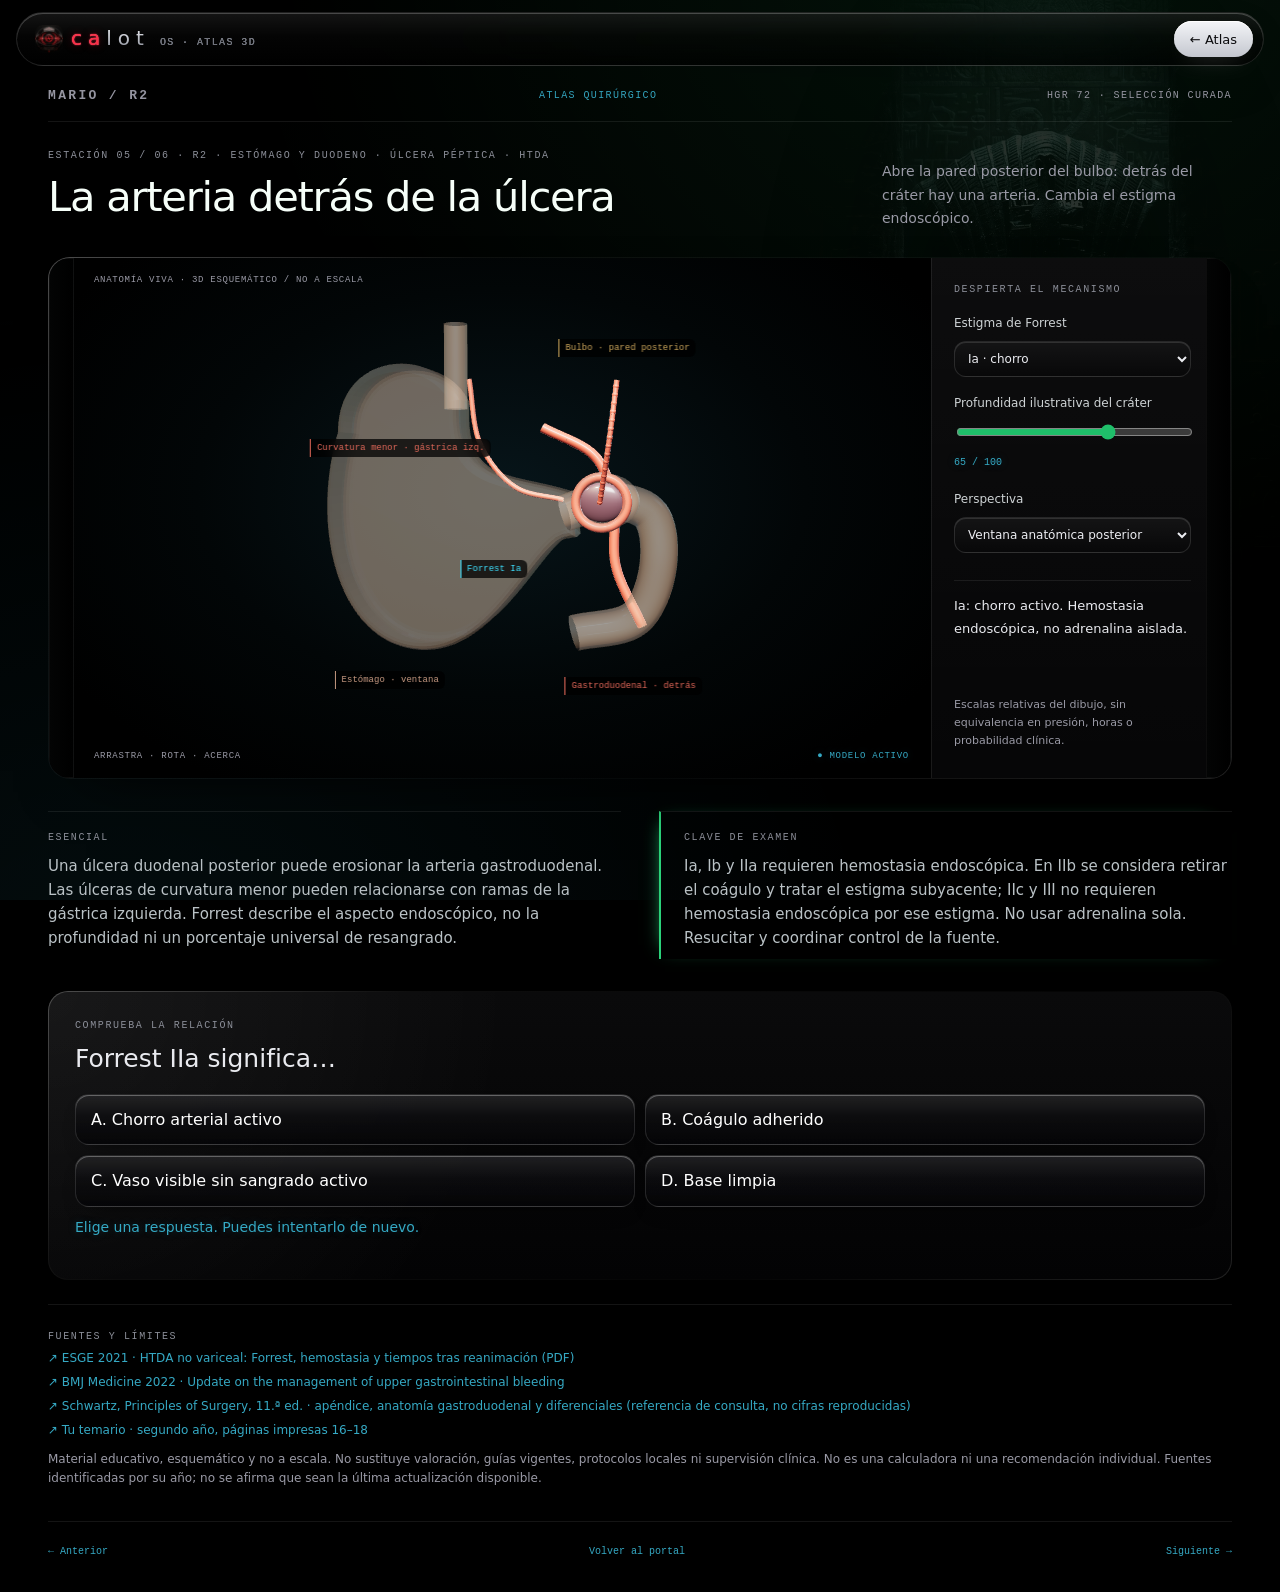
<file: atlas/05-ulcera-htda.html>
<!doctype html><html lang="es"><head><meta charset="utf-8"><meta name="viewport" content="width=device-width,initial-scale=1"><link rel="icon" href="data:,"><title>La arteria detrás de la úlcera · Mario / Cirugía R2</title><style>
:root{--bg:#050505;--stone:#0a0c10;--gold:#c9a45a;--light:#e8d5a3;--cyan:#3ee0ff;--ink:#e5e4df;--muted:#9ba4ab;--line:#343127;--red:#ef7169;--green:#8cd8b5;--serif:'Cinzel',Georgia,serif;--sans:'Source Sans 3',Arial,sans-serif;--mono:'JetBrains Mono',monospace}*{box-sizing:border-box}body{margin:0;background:var(--bg);color:var(--ink);font:16px/1.6 var(--sans)}body:before{content:'';position:fixed;inset:0;pointer-events:none;background:radial-gradient(ellipse at 85% 0,#18303920,transparent 50%);z-index:-1}a{color:var(--cyan);text-decoration:none}button,input,select,textarea{font:inherit}button,a,input,select{touch-action:manipulation}button{cursor:pointer}button:focus-visible,a:focus-visible,input:focus-visible,select:focus-visible,textarea:focus-visible{outline:2px solid var(--cyan);outline-offset:4px}button:disabled{opacity:.35;cursor:not-allowed}.wrap{max-width:1440px;margin:auto;padding:0 48px}.top{display:flex;align-items:center;justify-content:space-between;gap:20px;padding:22px 0 18px;border-bottom:1px solid var(--line);font:10px var(--mono);letter-spacing:.14em}.top .brand{font:600 18px var(--serif);letter-spacing:.22em;color:var(--light)}.top span{color:var(--muted)}.eyebrow{text-transform:uppercase;color:var(--gold);font:10px/1.5 var(--mono);letter-spacing:.16em}.intro{display:grid;grid-template-columns:1fr 350px;gap:30px;align-items:end;padding:26px 0}h1{font:500 clamp(27px,3.25vw,46px)/1.16 var(--serif);letter-spacing:-.03em;margin:10px 0}h2{font:500 25px/1.3 var(--serif);color:var(--light);margin:10px 0 18px}h3{font:500 18px/1.4 var(--serif);color:var(--light)}p{margin:9px 0}.dek{color:var(--muted);font-size:14px;line-height:1.7;margin:0}.stage-grid{display:grid;grid-template-columns:minmax(0,1fr) 300px;border:1px solid #6a5836;background:var(--stone);position:relative;box-shadow:0 0 45px #000,inset 0 0 0 5px #050505}.stage-grid:before,.stage-grid:after{content:'𓂀 𓆣 𓏏 𓊖 𓋹';position:absolute;top:0;bottom:0;z-index:4;writing-mode:vertical-rl;font:16px/1.6 Georgia;color:#8e713a66;pointer-events:none;padding:12px 2px;background:linear-gradient(90deg,#101217,#040505);border:1px solid #7a63383d;width:23px;letter-spacing:20px}.stage-grid:before{left:0}.stage-grid:after{right:0}.view{min-width:0;position:relative;background:radial-gradient(ellipse at 50% 50%,#112027 0,#090d12 45%,#030404 80%);margin-left:23px;overflow:hidden}.three{height:520px;position:relative;width:100%}.three canvas{width:100%;height:100%;display:block;touch-action:none}.view-top,.view-bottom{position:absolute;left:22px;right:22px;z-index:3;font:9px var(--mono);letter-spacing:.08em;color:var(--muted);pointer-events:none}.view-top{top:17px}.view-bottom{bottom:17px;display:flex;justify-content:space-between;gap:15px}.awake{color:var(--cyan);text-shadow:0 0 10px #3ee0ff99}.labels{position:absolute;inset:0;pointer-events:none}.label3{position:absolute;font:9px var(--mono);background:#05080cdd;border-left:1px solid currentColor;padding:4px 6px;white-space:nowrap;transform:translate(-50%,-50%);color:var(--cyan)}.controls{padding:24px 40px 20px 22px;border-left:1px solid var(--line);display:flex;flex-direction:column;gap:17px;background:linear-gradient(135deg,#0d1014,#070808)}label{display:block;color:#ced3d5;font-size:12px;margin-bottom:8px}select{width:100%;background:#10151b;color:var(--ink);border:1px solid #4c4738;padding:9px;font-size:12px;border-radius:2px}input[type=range]{width:100%;accent-color:var(--cyan);cursor:pointer}output{font:10px var(--mono);color:var(--cyan)}.status{border-top:1px solid var(--line);padding-top:14px;color:var(--light);font-size:13px;line-height:1.7;margin-top:auto;min-height:90px}.note{color:var(--muted);font-size:11px}.reading{display:grid;grid-template-columns:1fr 1fr;gap:38px;margin:32px 0}.reading article{border-top:1px solid var(--line);padding-top:18px}.reading p{color:#bac2c6;font-size:15px}.key{border-left:2px solid var(--gold);padding-left:23px}.quiz,.panel{border:1px solid var(--line);padding:26px;background:linear-gradient(145deg,#0b0e12,#060707);margin:24px 0}.quiz-options{display:grid;grid-template-columns:1fr 1fr;gap:10px}button,.btn{background:#0d1218;color:var(--ink);border:1px solid #39434a;padding:12px 15px;text-align:left;border-radius:2px;transition:border-color .2s,background .2s}button:hover,.btn:hover{border-color:var(--gold);background:#15191d}.correct{border-color:var(--green)!important;color:var(--green)!important}.wrong{border-color:var(--red)!important;color:var(--red)!important}.feedback{min-height:28px;font-size:14px;color:var(--cyan)}.sources{border-top:1px solid var(--line);padding:24px 0;color:var(--muted);font-size:12px}.sources a{display:block;margin:5px 0}.footer{display:flex;justify-content:space-between;border-top:1px solid var(--line);padding:24px 0 35px;gap:24px;font:10px var(--mono)}.hero{position:relative;min-height:475px;display:grid;grid-template-columns:1.2fr 1fr;align-items:center;gap:30px;overflow:hidden;border-bottom:1px solid #675334}.hero h1{font-size:clamp(42px,5.1vw,72px);max-width:700px;line-height:1.05}.hero em{font-style:normal;color:var(--light)}.hero .dek{max-width:550px}.hero-copy{z-index:3;padding:45px 0 50px}.hero-art{height:475px;position:relative;align-self:stretch;background:linear-gradient(90deg,#050505,transparent 22%,transparent 88%,#050505),url('egypt-ref.jpg') center 38%/cover;filter:saturate(.68)}.hero-art:after{content:'';position:absolute;inset:0;background:linear-gradient(0deg,#050505,transparent 35%,#05050522)}.hero-art:before{content:'𓂀 𓊖 𓋹';position:absolute;inset:16px 12px;border:1px solid #8c713d66;z-index:1;color:#c9a45a66;font:16px Georgia;padding:10px;letter-spacing:10px}.dust{position:absolute;inset:0;pointer-events:none;z-index:2}.dust i{position:absolute;bottom:-10px;background:var(--gold);border-radius:50%;box-shadow:0 0 9px #e8c66c;animation:rise 7s linear infinite}@keyframes rise{from{transform:translateY(0);opacity:0}15%{opacity:.7}to{transform:translateY(-360px) translateX(50px);opacity:0}}.route-label{margin:27px 0 15px;display:flex;justify-content:space-between;gap:15px}.index-grid{display:grid;grid-template-columns:repeat(3,1fr);gap:12px}.station-link{display:block;color:var(--ink);border:1px solid var(--line);padding:22px 24px;background:linear-gradient(135deg,#101318,#060707);position:relative;transition:.2s;min-height:170px}.station-link:before{content:'';position:absolute;left:0;top:20px;height:28px;width:2px;background:var(--gold)}.station-link:hover{transform:translateY(-3px);border-color:var(--gold)}.station-link .num{font:10px var(--mono);color:var(--cyan)}.station-link h3{margin:12px 0 8px}.station-link p{font-size:13px;color:var(--muted)}.resource-grid{display:grid;grid-template-columns:repeat(4,1fr);gap:12px}.resource-grid .station-link{min-height:185px}.pill{display:inline-block;font:9px var(--mono);color:var(--cyan);border:1px solid #255463;padding:5px 8px;margin:16px 10px 0 0}.ficha-layout{display:grid;grid-template-columns:200px minmax(0,1fr);gap:25px}.ficha-nav{display:flex;flex-direction:column;gap:7px}.ficha-nav button{font-size:12px;color:var(--muted);padding:13px}.ficha-nav button.active,.tabs button.active{color:var(--cyan);border-color:var(--cyan);background:#0c2029}.comparators{display:grid;grid-template-columns:repeat(3,1fr);gap:10px}.compare{border:1px solid var(--line);padding:17px;background:#0c1015}.compare h3{font-size:16px;margin:0 0 10px}.compare p{font-size:13px;color:#adb8bf}.compare strong{color:var(--cyan);font-weight:500}.compare.active{border-color:var(--cyan)}.ficha-visual{height:230px;border:1px solid #45402e;background:radial-gradient(ellipse,#101e26,#030505);margin:15px 0}.ficha-visual svg{width:100%;height:100%}.inline-controls{display:flex;gap:20px;align-items:center;flex-wrap:wrap;margin:16px 0}.inline-controls label{margin:0}.inline-controls select{width:auto;max-width:100%}.inline-controls input{width:220px}.ficha-case{border-left:2px solid var(--gold);padding-left:20px;margin:24px 0}.answer{padding:14px;background:#0c1c22;color:var(--cyan);margin-top:14px}.tabs{display:flex;gap:10px;flex-wrap:wrap;margin:16px 0 22px}.progress{display:flex;gap:9px;margin:16px 0}.progress span{height:3px;background:#293139;flex:1}.progress span.done{background:var(--cyan);box-shadow:0 0 10px #3ee0ff55}.case-layout{display:grid;grid-template-columns:260px 1fr;gap:30px}.case-side{border-right:1px solid var(--line);padding-right:26px}.case-side h2{font-size:22px}.case-side p{color:var(--muted);font-size:14px}.case-stage{font:70px var(--serif);color:#c9a45a66;line-height:1.2}.case-main{min-width:0}.case-main .quiz{margin-top:10px}.case-main .case-story{font-size:18px;line-height:1.7;color:#cbd1d4}textarea{display:block;width:100%;min-height:150px;background:#070b0f;color:var(--ink);border:1px solid #454b50;padding:16px;margin:15px 0;resize:vertical}.tree-shell{display:grid;grid-template-columns:280px 1fr;gap:25px}.tree-path{border-left:1px solid var(--gold);padding-left:20px}.tree-path div{font-size:13px;padding:12px 0;border-bottom:1px solid var(--line);color:var(--muted)}.tree-path div:last-child{color:var(--cyan)}.tree-main{min-height:340px}.tree-choices{display:grid;gap:12px}.tree-choices button{padding:17px}.tree-why{margin:20px 0;padding:17px;border-left:2px solid var(--cyan);background:#0c171c}.tree-why p{font-size:14px}.monitor{height:340px;position:relative;background:radial-gradient(ellipse,#0d1a22,#030505);border:1px solid #5a4e34}.monitor canvas{width:100%;height:100%}.night-grid{display:grid;grid-template-columns:1fr 330px;gap:25px}.night-clock{font:36px var(--mono);color:var(--cyan);margin:14px 0}.night-actions{display:flex;gap:10px;flex-wrap:wrap}.night-actions button{font-size:12px}.timeline-tags{display:flex;justify-content:space-between;font:9px var(--mono);color:var(--muted)}.timeline-tags span{max-width:100px}.hidden,[hidden]{display:none!important}.long-note{max-width:950px;color:var(--muted)}@media(max-width:960px){.wrap{padding:0 22px}.intro{grid-template-columns:1fr}.stage-grid{grid-template-columns:minmax(0,1fr) 260px}.controls{padding-left:15px;padding-right:35px}.resource-grid{grid-template-columns:1fr 1fr}.comparators{grid-template-columns:1fr 1fr}.hero h1{font-size:48px}.night-grid{grid-template-columns:1fr}.hero-art{height:480px}}@media(max-width:700px){.wrap{padding:0 17px}.top{font-size:8px}.top span{display:none}.top .brand{font-size:15px}.intro{padding:23px 0;gap:15px}.stage-grid{grid-template-columns:1fr}.three{height:460px}.view{margin-right:23px}.controls{margin:0 23px;border-left:0;border-top:1px solid var(--line);padding:22px}.stage-grid:after{height:460px;bottom:auto}.stage-grid:before{height:460px;bottom:auto}.reading,.case-layout,.tree-shell,.ficha-layout{grid-template-columns:1fr}.reading{gap:20px}.index-grid{grid-template-columns:1fr 1fr}.hero{display:block}.hero-copy{padding:35px 0;max-width:82%}.hero-art{position:absolute;right:-70px;top:0;width:65%;height:100%;opacity:.35}.hero h1{font-size:44px}.ficha-nav{display:grid;grid-template-columns:1fr 1fr}.comparators{grid-template-columns:1fr}.quiz-options{grid-template-columns:1fr}.case-side{border-right:0;border-bottom:1px solid var(--line);padding-bottom:20px}.case-stage{font-size:40px}.tree-path{display:flex;gap:15px;overflow:auto}.tree-path div{min-width:120px}.quiz,.panel{padding:20px}.footer{font-size:9px;gap:10px}.label3{font-size:8px}.night-grid{gap:12px}.view-top{font-size:8px}}@media(max-width:420px){.index-grid,.resource-grid{grid-template-columns:1fr}.three{height:420px}.stage-grid:before,.stage-grid:after{height:420px}.hero-copy{max-width:95%}.hero h1{font-size:38px}}@media(prefers-reduced-motion:reduce){*{animation:none!important;transition:none!important}}

/* Carved vector inlay: no platform-dependent hieroglyph glyphs. */
.stage-grid:before,.stage-grid:after{content:"";background-color:#090b0e;background-image:url("data:image/svg+xml,%3Csvg%20xmlns%3D%22http%3A%2F%2Fwww.w3.org%2F2000%2Fsvg%22%20width%3D%2223%22%20height%3D%22142%22%20viewBox%3D%220%200%2023%20142%22%3E%3Cg%20fill%3D%22none%22%20stroke%3D%22%23ad8b48%22%20stroke-opacity%3D%22.48%22%20stroke-width%3D%22.7%22%3E%3Cpath%20d%3D%22M3%202h17v136H3zM5%2036h13M5%2070h13M5%20105h13M5%20138h13%22%2F%3E%3Cpath%20d%3D%22M6%2015q5-7%2011%200-6%205-11%200m5-3v6m-5-2%204%206%205-2M9%2029h6%22%2F%3E%3Cpath%20d%3D%22M11%2044v19m-5-12h11m-6-8c-6%200-6%208%200%208s6-8%200-8M7%2065h8%22%2F%3E%3Cpath%20d%3D%22M7%2079q5-6%209%200v12q-5%207-9%200zm4-4v22m-5-13h12m-12%206h12M8%2099h7%22%2F%3E%3Cpath%20d%3D%22M6%20116l5-7%206%207-6%2010zm0%2013h11m-8-4v4m5-4v4%22%2F%3E%3C%2Fg%3E%3C%2Fsvg%3E");background-repeat:repeat-y;background-position:center top;letter-spacing:0;padding:0}.hero-art:before{content:"";background:linear-gradient(90deg,#c9a45a12,transparent 5%,transparent 95%,#c9a45a12)}
</style><link rel="stylesheet" href="nous-skin.css"></head><body><div class="wrap"><header><nav class="top"><a class="brand" href="index.html">MARIO / R2</a><a href="index.html">ATLAS QUIRÚRGICO</a><span>HGR 72 · SELECCIÓN CURADA</span></nav><div class="intro"><div><div class="eyebrow">ESTACIÓN 05 / 06 · R2 · Estómago y duodeno · úlcera péptica · HTDA</div><h1>La arteria detrás de la úlcera</h1></div><p class="dek">Abre la pared posterior del bulbo: detrás del cráter hay una arteria. Cambia el estigma endoscópico.</p></div></header><main><section class="stage-grid"><div class="view"><div class="view-top">ANATOMÍA VIVA · 3D ESQUEMÁTICO / NO A ESCALA</div><div class="three" id="visual" role="img" aria-label="Abre la pared posterior del bulbo: detrás del cráter hay una arteria. Cambia el estigma endoscópico."></div><div class="view-bottom"><span>ARRASTRA · ROTA · ACERCA</span><span class="awake">● MODELO ACTIVO</span></div></div><aside class="controls"><div class="eyebrow">Despierta el mecanismo</div><div class="control"><label for="forrest">Estigma de Forrest</label><select id="forrest"><option value="0" selected>Ia · chorro</option><option value="1" >Ib · babeo</option><option value="2" >IIa · vaso visible no sangrante</option><option value="3" >IIb · coágulo adherido</option><option value="4" >IIc · mancha plana pigmentada</option><option value="5" >III · base limpia</option></select></div><div class="control"><label for="depth">Profundidad ilustrativa del cráter</label><input id="depth" type="range" min="0" max="100" value="65" step="1"><output id="out-depth" for="depth"></output></div><div class="control"><label for="view">Perspectiva</label><select id="view"><option value="0" selected>Ventana anatómica posterior</option><option value="1" >Acercamiento al cráter</option></select></div><div class="status" id="status" aria-live="polite"></div><p class="note">Escalas relativas del dibujo, sin equivalencia en presión, horas o probabilidad clínica.</p></aside></section><section class="reading"><article><div class="eyebrow">Esencial</div><p>Una úlcera duodenal posterior puede erosionar la arteria gastroduodenal. Las úlceras de curvatura menor pueden relacionarse con ramas de la gástrica izquierda. Forrest describe el aspecto endoscópico, no la profundidad ni un porcentaje universal de resangrado.</p></article><article class="key"><div class="eyebrow">Clave de examen</div><p>Ia, Ib y IIa requieren hemostasia endoscópica. En IIb se considera retirar el coágulo y tratar el estigma subyacente; IIc y III no requieren hemostasia endoscópica por ese estigma. No usar adrenalina sola. Resucitar y coordinar control de la fuente.</p></article></section><section class="quiz"><div class="eyebrow">Comprueba la relación</div><h2>Forrest IIa significa…</h2><div class="quiz-options"><button data-answer="0">A. Chorro arterial activo</button><button data-answer="1">B. Coágulo adherido</button><button data-answer="2">C. Vaso visible sin sangrado activo</button><button data-answer="3">D. Base limpia</button></div><p class="feedback" id="feedback" aria-live="polite">Elige una respuesta. Puedes intentarlo de nuevo.</p></section><section class="sources"><div class="eyebrow">Fuentes y límites</div><a target="_blank" rel="noopener" href="https://www.esge.com/assets/downloads/pdfs/guidelines/2021_a_1369_5274.pdf">↗ ESGE 2021 · HTDA no variceal: Forrest, hemostasia y tiempos tras reanimación (PDF)</a><a target="_blank" rel="noopener" href="https://pmc.ncbi.nlm.nih.gov/articles/PMC9951461/">↗ BMJ Medicine 2022 · Update on the management of upper gastrointestinal bleeding</a><a target="_blank" rel="noopener" href="https://accesssurgery.mhmedical.com/book.aspx?bookID=2576">↗ Schwartz, Principles of Surgery, 11.ª ed. · apéndice, anatomía gastroduodenal y diferenciales (referencia de consulta, no cifras reproducidas)</a><a href="temario-cirugia.pdf">↗ Tu temario · segundo año, páginas impresas 16–18</a><p>Material educativo, esquemático y no a escala. No sustituye valoración, guías vigentes, protocolos locales ni supervisión clínica. No es una calculadora ni una recomendación individual. Fuentes identificadas por su año; no se afirma que sean la última actualización disponible.</p></section><nav class="footer"><a href="04-isquemia-intestinal.html">← Anterior</a><a href="index.html">Volver al portal</a><a href="06-erge-union.html">Siguiente →</a></nav></main><script>const DATA={"file": "05-ulcera-htda.html", "title": "La arteria detrás de la úlcera", "hook": "Estómago y duodeno · úlcera péptica · HTDA", "dek": "Abre la pared posterior del bulbo: detrás del cráter hay una arteria. Cambia el estigma endoscópico.", "controls": [{"id": "forrest", "label": "Estigma de Forrest", "options": ["Ia · chorro", "Ib · babeo", "IIa · vaso visible no sangrante", "IIb · coágulo adherido", "IIc · mancha plana pigmentada", "III · base limpia"], "value": 0}, {"id": "depth", "label": "Profundidad ilustrativa del cráter", "value": 65}, {"id": "view", "label": "Perspectiva", "options": ["Ventana anatómica posterior", "Acercamiento al cráter"], "value": 0}], "essential": "Una úlcera duodenal posterior puede erosionar la arteria gastroduodenal. Las úlceras de curvatura menor pueden relacionarse con ramas de la gástrica izquierda. Forrest describe el aspecto endoscópico, no la profundidad ni un porcentaje universal de resangrado.", "key": "Ia, Ib y IIa requieren hemostasia endoscópica. En IIb se considera retirar el coágulo y tratar el estigma subyacente; IIc y III no requieren hemostasia endoscópica por ese estigma. No usar adrenalina sola. Resucitar y coordinar control de la fuente.", "q": "Forrest IIa significa…", "options": ["Chorro arterial activo", "Coágulo adherido", "Vaso visible sin sangrado activo", "Base limpia"], "answer": 2, "explain": "El vaso visible no sangrante es IIa y es un estigma de alto riesgo que requiere hemostasia endoscópica.", "sources": ["esge", "bleed", "anatomy"], "n": 5}</script><script type="importmap">{"imports":{"three":"../vendor/three/three.module.min.js","three/addons/":"../vendor/three/addons/"}}</script><script type="module">const $=id=>document.getElementById(id),v=id=>Number($(id)?.value||0);let update=()=>{};window.__ready=false;window.__revision=0;
const reduced=matchMedia('(prefers-reduced-motion: reduce)').matches;
const statements={
1:()=>{let p=['La punta cruza por delante del íleon.','La punta queda detrás del íleon: cambia tu ángulo de observación.','La punta desciende hacia pelvis; síntomas urinarios o rectales pueden acompañar.',(v('cut')?'Retrocecal: ventana transparente abierta para ver la patogenia.':'La punta asciende detrás del ciego. Rota para descubrirla; mover patogenia abre una ventana transparente.'),'La punta queda bajo el polo cecal.'][v('position')];return p+' '+(v('damage')<30?'Obstrucción representada por un apendicolito.':v('damage')<65?'Distensión y compromiso de perfusión esquemáticos.':v('damage')<85?'Daño necrótico focal ilustrativo.':'Discontinuidad y contaminación extraluminal ilustrativas.');},
2:()=>['Ia modificada: inflamación contenida alrededor del divertículo; no hay una cavidad purulenta.','I original / Ib modificada: el pus está contenido junto al colon.','II: colección separada del foco, aquí en pelvis. No equivale por sí sola a peritonitis difusa.','III: líquido purulento fuera de una colección delimitada, distribuido por el peritoneo.','IV: material fecal extraluminal más contaminación difusa. Requiere control de fuente urgente.'][v('hinchey')],
3:()=>v('goodsall')?'Goodsall es orientativa: orificios posteriores suelen curvar a línea media posterior; anteriores suelen ir radialmente. Excepciones frecuentes, especialmente trayectos largos o complejos. No se aplica mecánicamente a cada tipo de Parks.':['Entre interno y externo, sin atravesar el externo.','Cruza el esfínter externo y alcanza la fosa isquioanal.','Asciende entre esfínteres, pasa por arriba del puborrectal y desciende a piel atravesando el elevador.','Del recto a piel por fuera del complejo: atraviesa el elevador, sin origen criptoglandular anal típico.'][v('parks')],
4:()=>v('vascular')?'Salida venosa bloqueada: las venas se dilatan y el asa se congestiona / edematiza. Si progresa también se compromete el aporte.':'Entrada arterial bloqueada: la perfusión distal se interrumpe. El territorio palidece y puede avanzar a cianosis / necrosis.',
5:()=>['Ia: chorro activo. Hemostasia endoscópica, no adrenalina aislada.','Ib: rezumamiento activo. También requiere hemostasia endoscópica.','IIa: vaso visible no sangrante. Alto riesgo; tratar endoscópicamente.','IIb: coágulo adherido. Considerar retirada y tratar el estigma que se descubra.','IIc: mancha plana pigmentada. No hemostasia endoscópica por este estigma.','III: base limpia. No hemostasia endoscópica por este estigma.'][v('forrest')],
6:()=>['EEI y pinza crural superpuestos. La barrera es anatómica y funcional.','Tipo I: unión por arriba de la pinza crural. Se pierde la superposición de ambas barreras.','Tipo II pura: fondo herniado al lado del esófago; la unión permanece próxima al hiato.'][v('hernia')]+' '+(v('competence')<40?'El ascenso cian aumenta al abrir la barrera en este modelo.':'El ascenso se reduce con barrera competente; la imagen no mide pH ni presión real.')};
function narrative(){$('status').textContent=statements[DATA.n]();for(const c of DATA.controls){let out=$('out-'+c.id);if(out)out.textContent=v(c.id)+' / 100';}}
document.querySelectorAll('[data-answer]').forEach(b=>b.addEventListener('click',()=>{let ok=+b.dataset.answer===DATA.answer;document.querySelectorAll('[data-answer]').forEach(e=>e.classList.remove('correct','wrong'));b.classList.add(ok?'correct':'wrong');$('feedback').textContent=(ok?'Correcto. ':'No todavía. ')+DATA.explain;window.__quiz=ok;}));
for(const c of DATA.controls)$(c.id).addEventListener('input',()=>{if(c.id==='damage' && [1,3].includes(v('position'))) $('cut').value='1';narrative();update();window.__revision++;});narrative();
let T,OrbitControls,RoomEnvironment;try{T=await import('three');({OrbitControls}=await import('three/addons/controls/OrbitControls.js'));({RoomEnvironment}=await import('three/addons/environments/RoomEnvironment.js'));await spatial();}catch(e){$('visual').innerHTML='<div class="panel">No se pudo cargar el modelo 3D. Requiere conexión a internet y WebGL; recarga con conexión. El texto y el reactivo siguen funcionando.</div>';window.__loadFailure=String(e);}
async function spatial(){
const host=$('visual'),scene=new T.Scene(),camera=new T.PerspectiveCamera(37,host.clientWidth/host.clientHeight,.1,100);camera.position.set(0,1,12.8);
const renderer=new T.WebGLRenderer({antialias:true,alpha:true,preserveDrawingBuffer:true});renderer.setPixelRatio(Math.min(devicePixelRatio,2));renderer.setSize(host.clientWidth,host.clientHeight);renderer.toneMapping=T.ACESFilmicToneMapping;renderer.toneMappingExposure=1.12;host.appendChild(renderer.domElement);
const pm=new T.PMREMGenerator(renderer);scene.environment=pm.fromScene(new RoomEnvironment(),.04).texture;
const key=new T.DirectionalLight(0xffe5ba,3.4);key.position.set(-4,6,7);scene.add(key);const rim=new T.PointLight(0x3ee0ff,65);rim.position.set(5,1,-3);scene.add(rim);scene.add(new T.AmbientLight(0xaac5dc,.65));
const orbit=new OrbitControls(camera,renderer.domElement);orbit.enableDamping=true;orbit.minDistance=7;orbit.maxDistance=22;orbit.target.set(0,0,0);orbit.update();
const C={tissue:0xc69a82,dark:0x694b58,gold:0xc9a45a,ivory:0xdac7aa,cyan:0x3ee0ff,artery:0xe26859,vein:0x438eae,necrosis:0x39363d,pus:0xd3ca78,fascia:0xb9c0c6};let root=new T.Group();scene.add(root);const labelHost=document.createElement('div');labelHost.className='labels';host.appendChild(labelHost);let tags=[],moving=[];
const material=(col,a=1)=>new T.MeshPhysicalMaterial({color:col,roughness:.4,metalness:.06,clearcoat:.5,transparent:a<1,opacity:a,side:T.DoubleSide,depthWrite:a>.8});
function mesh(geo,col,a=1,parent=root){let m=new T.Mesh(geo,material(col,a));parent.add(m);return m;}
function ell(x,y,z,sx,sy,sz,col,a=1,parent=root){let m=mesh(new T.SphereGeometry(1,36,24),col,a,parent);m.position.set(x,y,z);m.scale.set(sx,sy,sz);return m;}
function tube(points,r,col,a=1,parent=root){let path=new T.CatmullRomCurve3(points.map(p=>new T.Vector3(...p)));let m=mesh(new T.TubeGeometry(path,70,r,12,false),col,a,parent);return {m,path};}
function ring(x,y,z,r,th,col,a=1,angle=Math.PI*2,parent=root){let m=mesh(new T.TorusGeometry(r,th,14,64,angle),col,a,parent);m.position.set(x,y,z);return m;}
function tag(text,x,y,z,col=C.cyan){let el=document.createElement('span');el.className='label3';el.textContent=text;el.style.color='#'+col.toString(16).padStart(6,'0');labelHost.appendChild(el);tags.push({el,p:new T.Vector3(x,y,z)});}
function flow(path,col,count=10,speed=.12,limit=1){for(let i=0;i<count;i++){let m=ell(0,0,0,.045,.045,.045,col);moving.push({m,path,start:i/count,speed,limit});}}
function disk(x,y,z,r,col){let m=mesh(new T.CircleGeometry(r,48),col);m.position.set(x,y,z);return m;}
function muscle(radius,th,height,y,col,a){let m=mesh(new T.CylinderGeometry(radius,radius,height,64,1,true,.5,Math.PI*1.65),col,a);m.position.y=y;let edge=ring(0,y+height/2,0,radius,th,col,a,Math.PI*1.65);edge.rotation.x=Math.PI/2;edge.rotation.z=.5;return m;}
function bowel(points,r,col,a=1){let b=tube(points,r,col,a);for(let i=1;i<20;i++){let p=b.path.getPointAt(i/20);let r1=ell(p.x,p.y,p.z,r*1.14,r*.8,r*1.04,col,a);r1.lookAt(p.clone().add(b.path.getTangentAt(i/20)));}return b;}
function stomach(parent=root,a=.34){let s=new T.Shape();s.moveTo(-.8,1.9);s.bezierCurveTo(-1.2,2.65,-2.65,2.6,-2.65,1.4);s.bezierCurveTo(-3.2,-.2,-2.7,-2.1,-1.35,-2.1);s.bezierCurveTo(-.1,-2.1,.55,-.2,1.1,-.15);s.lineTo(1.05,.3);s.bezierCurveTo(.1,.6,-.9,.4,-.8,1.9);let m=mesh(new T.ExtrudeGeometry(s,{depth:.55,bevelEnabled:true,bevelSize:.15,bevelThickness:.14,bevelSegments:4,curveSegments:36}),C.tissue,a,parent);m.position.z=-.4;return m;}
function rebuild(){root.traverse(o=>{o.geometry?.dispose();if(o.material)o.material.dispose();});scene.remove(root);root=new T.Group();scene.add(root);tags=[];moving=[];labelHost.replaceChildren();
switch(DATA.n){
case 1:{let d=v('damage')/100,trans=v('cut')?.24:1;
const c=bowel([[-.85,2.7,-.15],[-.9,1.5,0],[-.9,.2,0],[-.65,-.85,0]],.68,C.tissue,trans);ell(-.75,-.8,0,.7,.6,.64,C.tissue,trans);
for(let k=0;k<3;k++){let z=k===0?.65:-.38,x=k===1?-1.45:k===2?-.35:-.9;tube([[x,2.6,z],[x,1.3,z],[x,-.1,z],[-.75,-.8,z]],.025,C.gold,.9);}
const ileum=bowel([[2.8,1.1,.2],[1.8,.5,.25],[.7,.35,.18],[-.35,.4,.1]],.27,C.ivory);tag('Íleon terminal',2,1.35,.7,C.ivory);
let base=[-.85,-.8,-.35];let routes=[ [base,[.15,-.7,.8],[.9,.6,.8],[1.8,1.25,.75]], [base,[.1,-.7,-.7],[.9,.7,-.7],[1.7,1.2,-.7]], [base,[-.2,-1.3,.15],[.2,-2.3,.35],[.8,-2.65,.4]], [base,[-.85,-.4,-.9],[-.9,.7,-.95],[-1.1,1.9,-.8]], [base,[-1,-1.5,0],[-1.8,-1.65,.3],[-2.2,-1.3,.4]] ];let route=routes[v('position')],ap=tube(route,.12+d*.13,d>.66?C.necrosis:d>.3?C.artery:C.tissue);ell(...base,.16,.16,.16,C.gold);let tip=ap.path.getPointAt(.85);ell(...ap.path.getPointAt(.17).toArray(),.13,.15,.13,C.ivory);if(d>.3)tube(route,.26+d*.09,C.artery,.12);if(d>.82){ell(tip.x,tip.y,tip.z+.15,.14,.13,.1,0x17171b);for(let i=0;i<7;i++)ell(tip.x+.2+Math.sin(i*3)*d*.35,tip.y-.2-i*.085,tip.z+.1,.07,.1,.07,C.pus,.7);}
// Mesentery silhouette and vascular supply, behind the appendix.
let tail=ap.path.getPointAt(.65);tube([[-.4,.25,-.45],[.3,-.3,-.5],[tail.x,tail.y,tail.z-.16]],.018,C.artery);tag('Ciego · tenias',-2.2,1.5,.1,C.gold);tag('Base fija',-1.6,-1.35,.4,C.gold);tag(['Preileal','Postileal','Pélvica','Retrocecal · detrás','Subcecal'][v('position')],2.1,-1.6,.4);tag('Apendicolito · esquema',1.7,2.65,0,C.ivory);root.rotation.y=.15;break;}
case 2:{let h=v('hinchey'),e=v('extent')/100;const points=[[-2.5,2.2,0],[-2.2,.7,.15],[-.8,.2,.4],[.4,-.3,.3],[.7,-1.5,-.1],[1.7,-2.2,-.15],[2.4,-1.3,0]];let sg=bowel(points,.39,C.tissue);for(let i=1;i<12;i++){let p=sg.path.getPointAt(i/13),q=[p.x+(i%2?.48:-.48),p.y+.14,p.z+.12];tube([p.toArray(),q],.08,C.tissue);ell(...q,.18,.22,.18,i===5?C.artery:C.tissue);}
let infl=sg.path.getPointAt(.4);ell(infl.x,infl.y,infl.z,.6+e*.6,.5+e*.5,.4+e*.4,C.artery,.18);if(h===0){for(let i=0;i<15;i++)ell(infl.x+Math.sin(i*2)*.8,infl.y+Math.cos(i*2)*.6,.5,.1,.09,.08,C.gold,.3);}
if(h===1||h===2){let x=h===1?infl.x+.7:2,y=h===1?infl.y+.5:-1.8;ell(x,y,.65,.45+e*.4,.4+e*.35,.42,C.gold,.3);ell(x,y,.7,.33+e*.25,.3+e*.2,.32,C.pus,.85);tag(h===1?'Colección pericólica':'Colección pélvica distante',1.4,2.6,.8,C.pus);if(h===2)tube([infl.toArray(),[.1,-.7,.6],[x,y,.7]],.018,C.artery,.4);}
let per=ring(0,0,-.7,3.2,.025,C.fascia,.18);per.scale.y=.85;if(h>=3){ell(0,-1.6,-.1,3,.5,1.7,C.pus,.12+e*.18);for(let i=0;i<48;i++){let x=Math.sin(i*2.4)*2.8,y=Math.cos(i*1.71)*2.35;ell(x,y,.5+(i%3)*.18,.05+e*.04,.05+e*.04,.05,C.pus,.7);}tag('Contaminación peritoneal difusa',0,2.9,.5,C.pus);}
if(h===4){let route=[infl.toArray(),[infl.x+.3,infl.y-.5,.8],[.9,-1.5,1]];tube(route,.12,C.gold);for(let i=0;i<12;i++)ell(Math.sin(i*2)*2.5,-1.2+Math.cos(i*1.2)*.9,.65,.15,.12,.1,0x7d8055);disk(infl.x,infl.y,.85,.16,0x22221e);}
tag('Sigmoides · divertículos',-2.1,-2.7,.7,C.gold);tag(h===0?'Flemón ≠ absceso':'Foco perforado / contenido',-2.1,2.75,.6,C.artery);root.rotation.y=-.12;break;}
case 3:{let a=.85-v('opacity')*.006;muscle(.57,.045,2.7,-.4,C.tissue,a);muscle(1.05,.07,2.4,-.55,C.ivory,a);let rect=tube([[0,2.65,0],[0,1.7,0],[0,.85,0]],.48,C.tissue,.35);let pub=ring(0,.9,-.1,1.18,.19,C.gold,a,Math.PI*1.55);pub.rotation.x=Math.PI/2;pub.rotation.z=.65;
for(let side of [-1,1]){let plane=mesh(new T.PlaneGeometry(1.7,2.1,8,8),C.fascia,.15);plane.rotation.x=-Math.PI/2;plane.rotation.y=side*.5;plane.position.set(side*1.95,1.15,-.15);ell(side*2,-.7,-.1,.75,1.35,.8,C.gold,.055);}
let tracks=[[[.1,.25,.5],[.72,.15,.32],[.72,-1.1,.32],[.75,-2,.6]],[[.1,.25,.5],[.72,.15,.32],[1.3,-.15,.32],[1.9,-1.1,.4],[2.2,-2,.6]],[[.1,.25,.5],[.72,.8,.32],[.8,1.65,.32],[1.5,1.7,.32],[2,1.1,.32],[2.25,-2,.6]],[[.2,2,.4],[1.25,2.1,.32],[2,1.1,.32],[2.5,-.5,.4],[2.6,-2,.6]]];let tr=tube(tracks[v('parks')],.082,C.cyan);flow(tr.path,C.cyan,12,.1);let start=tracks[v('parks')][0];ell(...start,.12,.12,.12,C.artery);ell(...tracks[v('parks')].at(-1),.14,.12,.12,C.cyan);let skin=ring(0,-2,0,2.8,.04,C.tissue,.3);skin.rotation.x=Math.PI/2;
tag('Recto',-1.3,2.65,.2,C.tissue);tag('Puborrectal',-1.8,1.25,.8,C.gold);tag('Elevador del ano',2,2.65,.5,C.fascia);tag('Esfínter interno',-1.8,.1,.7,C.tissue);tag('Esfínter externo',-1.9,-1.05,.7,C.ivory);tag('Fosa isquioanal',2.25,-.8,.9,C.gold);tag('Trayecto · '+DATA.controls[0].options[v('parks')],0,-2.8,.6);
if(v('goodsall')){let arc=ring(0,-2.1,0,2.1,.035,C.cyan,.6,Math.PI);arc.rotation.x=Math.PI/2;tag('Orientativa · NO sección a ciegas',0,3.25,0,C.gold);}root.rotation.y=-.12;break;}
case 4:{let ven=v('vascular'),s=v('severity')/100;let path=[];for(let i=0;i<=50;i++){let u=i/50;path.push([-2.8+5.6*u,-1.65+Math.sin(u*Math.PI*6)*.45,Math.cos(u*Math.PI*6)*.45]);}let col=ven?new T.Color(C.tissue).lerp(new T.Color(0x704c78),s):new T.Color(C.ivory).lerp(new T.Color(s>.75?C.necrosis:0x7f9aa6),s);let b=tube(path,.19+(ven?s*.16:0),col);let art=tube([[-.3,2.6,-.5],[-.3,1.6,-.45],[-.4,.4,-.35]],.105,C.artery);let vein=tube([[.2,.2,-.5],[.3,1.4,-.6],[.3,2.6,-.6]],.12+(ven?.1*s:0),C.vein);flow(art.path,C.artery,9,.17,ven?1:.43);flow(vein.path,C.cyan,9,ven?.025:.15,ven?.42:1);
for(let i=0;i<9;i++){let x=-2.6+i*.65;let ar=tube([[-.3,1.2-i*.07,-.4],[x*.55,.1,-.15],[x,-1,.1]],.035,C.artery,ven?1:.25);let vr=tube([[x+.1,-1,.05],[x*.55+.12,0,-.25],[.28,1.3-i*.07,-.5]],.04+(ven?.025*s:0),C.vein);let arc=tube([[x-.3,-1.2,.1],[x,-.88,.1],[x+.32,-1.2,.1]],.025,C.artery,.7);if(ven)flow(ar.path,C.gold,4,.12*(1-s*.7));else flow(ar.path,C.artery,3,.01);flow(vr.path,C.cyan,4,ven?.018:.12,ven?.6:1);let p=b.path.getPointAt((i+.5)/9);tube([[x,-1,.1],p.toArray()],.018,C.artery,.55);}
let throm=ell(ven?.3:-.3,1.45,-.3,.17,.25,.17,C.gold);ring(ven?.3:-.3,1.45,-.24,.28,.025,C.cyan);tag('AMS · entrada',-1.5,2.8,0,C.artery);tag('VMS · salida',1.5,2.8,0,C.vein);tag('Oclusión '+(ven?'venosa':'arterial'),1.8,1.6,0,C.gold);tag('Arcadas → vasos rectos',-2.1,.15,.3,C.artery);tag(ven?'Asa congestiva + edema':'Aporte distal interrumpido',0,-2.75,.4,C.ivory);tag('Escala conceptual · no reloj biológico',0,3.4,0,C.gold);root.rotation.x=.13;break;}
case 5:{let f=v('forrest'),d=v('depth')/100;stomach(root,.27);tube([[-.8,3.2,-.1],[-.8,2.6,-.1],[-.8,1.8,-.1]],.2,C.tissue,.4);let du=tube([[1.05,.1,0],[1.7,.3,.05],[2.4,.1,-.1],[2.55,-.7,-.1],[2.2,-1.6,-.15],[1.2,-1.9,-.15]],.3,C.tissue,.4);ell(1.7,.3,0,.55,.44,.34,C.tissue,.3);
let gda=tube([[.6,1.5,-.48],[1.5,1,-.48],[1.8,.25,-.45],[1.85,-.8,-.45],[2.3,-1.8,-.45]],.085,C.artery);flow(gda.path,C.artery,13,.15);tube([[-.6,2.3,-.2],[-.4,1.2,-.2],[.2,.5,-.2],[1,.3,-.2]],.045,C.artery);let crater=new T.Group();crater.position.set(1.68,.3,.55-d*.2);root.add(crater);ring(0,0,0,.3+d*.15,.075,C.artery,.8,Math.PI*2,crater);ell(0,0,-.05,.3+d*.1,.27+d*.06,.09,f===5?C.ivory:C.dark,1,crater);
if(f===0){let jet=tube([[1.68,.3,.7],[1.85,1.2,1.2],[1.95,2.1,1.15]],.04,C.artery);flow(jet.path,C.artery,16,.5);}
if(f===1){for(let i=0;i<5;i++){let bleed=tube([[1.5+i*.08,.3,.7],[1.4+i*.13,-.25,.85],[1.5+i*.15,-.7,.7]],.025,C.artery);flow(bleed.path,C.artery,5,.2);}}
if(f===2){ell(1.68,.3,.68,.075,.11,.1,C.artery);ring(1.68,.3,.64,.11,.012,C.gold);}
if(f===3)ell(1.68,.3,.68,.25,.19,.16,0x4e2630);if(f===4)ell(1.68,.3,.64,.18,.12,.025,0x503c3c);
tag('Estómago · ventana',-1.8,-2.7,.5,C.tissue);tag('Curvatura menor · gástrica izq.',-1.5,1.15,.7,C.artery);tag('Bulbo · pared posterior',2.05,2.65,.5,C.gold);tag('Gastroduodenal · detrás',2.2,-2.6,.3,C.artery);tag('Forrest '+['Ia','Ib','IIa','IIb','IIc','III'][f],.1,-.7,1,C.cyan);
if(v('view')){root.position.set(-1.5,-.25,0);root.scale.setScalar(1.45);}root.rotation.y=-.22;break;}
case 6:{let h=v('hernia'),k=v('competence')/100,pr=v('pressure')/100,up=h===1?1.4:0;
let stomachG=new T.Group();root.add(stomachG);stomachG.position.set(1.05,-.55+up,0);stomach(stomachG,.37);let junctionY=1.25+up;tube([[.25,3.1,0],[.25,(3.1+junctionY)/2,0],[.25,junctionY,0]],.2,C.tissue,.6);
let eei=ring(.25,junctionY,0,.21+(1-k)*.19,.08,C.gold);eei.rotation.x=Math.PI/2;
// Crural sling stays at the diaphragmatic hiatus while GEJ slides.
let cr=ring(.25,1.1,0,.65,.14,C.ivory,.75);cr.rotation.x=Math.PI/2;cr.scale.x=h===2?1.8:h===1?1.3:1;
let diaphragm=mesh(new T.RingGeometry(.72,3.3,80),C.fascia,.08);diaphragm.rotation.x=Math.PI/2;diaphragm.position.set(.25,1.1,0);diaphragm.scale.y=.65;
if(h===2){ell(-1,1.75,-.2,.7,1.3,.6,C.tissue,.55);tube([[-.7,-.2,0],[-1.1,.7,0],[-1,2.6,0],[-.4,2.15,0]],.28,C.tissue,.35);tag('Fondo paraesofágico',-1.5,3.2,0,C.tissue);}
let his=tube([[.25,junctionY+.3,.35],[.25,junctionY-.15,.35],[-.5,junctionY+.3,.35]],.018,C.gold);let reflux=(1-k)*(.35+pr*.65);if(reflux>.035){let r=tube([[-.5,-.5+up,.45],[.1,.5+up,.45],[.25,junctionY,.4],[.25,2.3+reflux,.4]],.025+reflux*.05,C.cyan,.8);flow(r.path,C.cyan,Math.round(3+reflux*17),.09+reflux*.19,reflux*.6+.4);}
tag('Esófago',1.55,3.4,.4,C.tissue);tag('EEI · barrera intrínseca',1.7,junctionY+.2,.6,C.gold);tag('Pinza crural · diafragma',2.15,.7,.8,C.ivory);tag('Ángulo de His',-1.6,.5+up,.7,C.gold);tag('Ascenso cian · no mide pH',-.2,-2.9,.6);root.scale.setScalar(.9);root.rotation.y=.17;break;}
}
window.__modelObjects=root.children.length;}
update=rebuild;rebuild();function frame(t){requestAnimationFrame(frame);let time=reduced?0:t/1000;for(const p of moving)p.m.position.copy(p.path.getPointAt(((p.start+time*p.speed)%1)*p.limit));orbit.update();renderer.render(scene,camera);for(const t of tags){let w=t.p.clone().applyMatrix4(root.matrixWorld),p=w.project(camera);t.el.style.left=(p.x*.5+.5)*host.clientWidth+'px';t.el.style.top=(-p.y*.5+.5)*host.clientHeight+'px';t.el.style.display=p.z>1?'none':'';}}requestAnimationFrame(frame);new ResizeObserver(()=>{camera.aspect=host.clientWidth/host.clientHeight;camera.updateProjectionMatrix();renderer.setSize(host.clientWidth,host.clientHeight);}).observe(host);window.__ready=true;window.__tech='Three.js 0.160 · anatomía procedural';
}
</script></div>
<script>
/* calot-atlas · progreso v1: open al cargar, step al tocar cada control, complete al acertar el reactivo */
(function(){
var ID='3d-ulcera';
function send(ev,x){var m={source:'calot-atlas',v:1,id:ID,event:ev};for(var k in x)m[k]=x[k];window.parent!==window&&window.parent.postMessage(m,'*');}
var ctr=document.querySelectorAll('.controls select,.controls input[type=range]'),TOTAL=ctr.length||1,seen={},n=0,tried=false,done=false;
send('open');
ctr.forEach(function(c){c.addEventListener('input',function(){if(seen[c.id])return;seen[c.id]=1;n++;send('step',{step:n,total:TOTAL});});});
document.querySelectorAll('[data-answer]').forEach(function(b){b.addEventListener('click',function(){setTimeout(function(){var ok=b.classList.contains('correct');if(ok&&!done){done=true;send('complete',{step:TOTAL,total:TOTAL,score:tried?0.5:1});}else if(!ok){tried=true;}},0);});});
})();
</script>
<script src="nous-skin.js"></script></body></html>
</file>
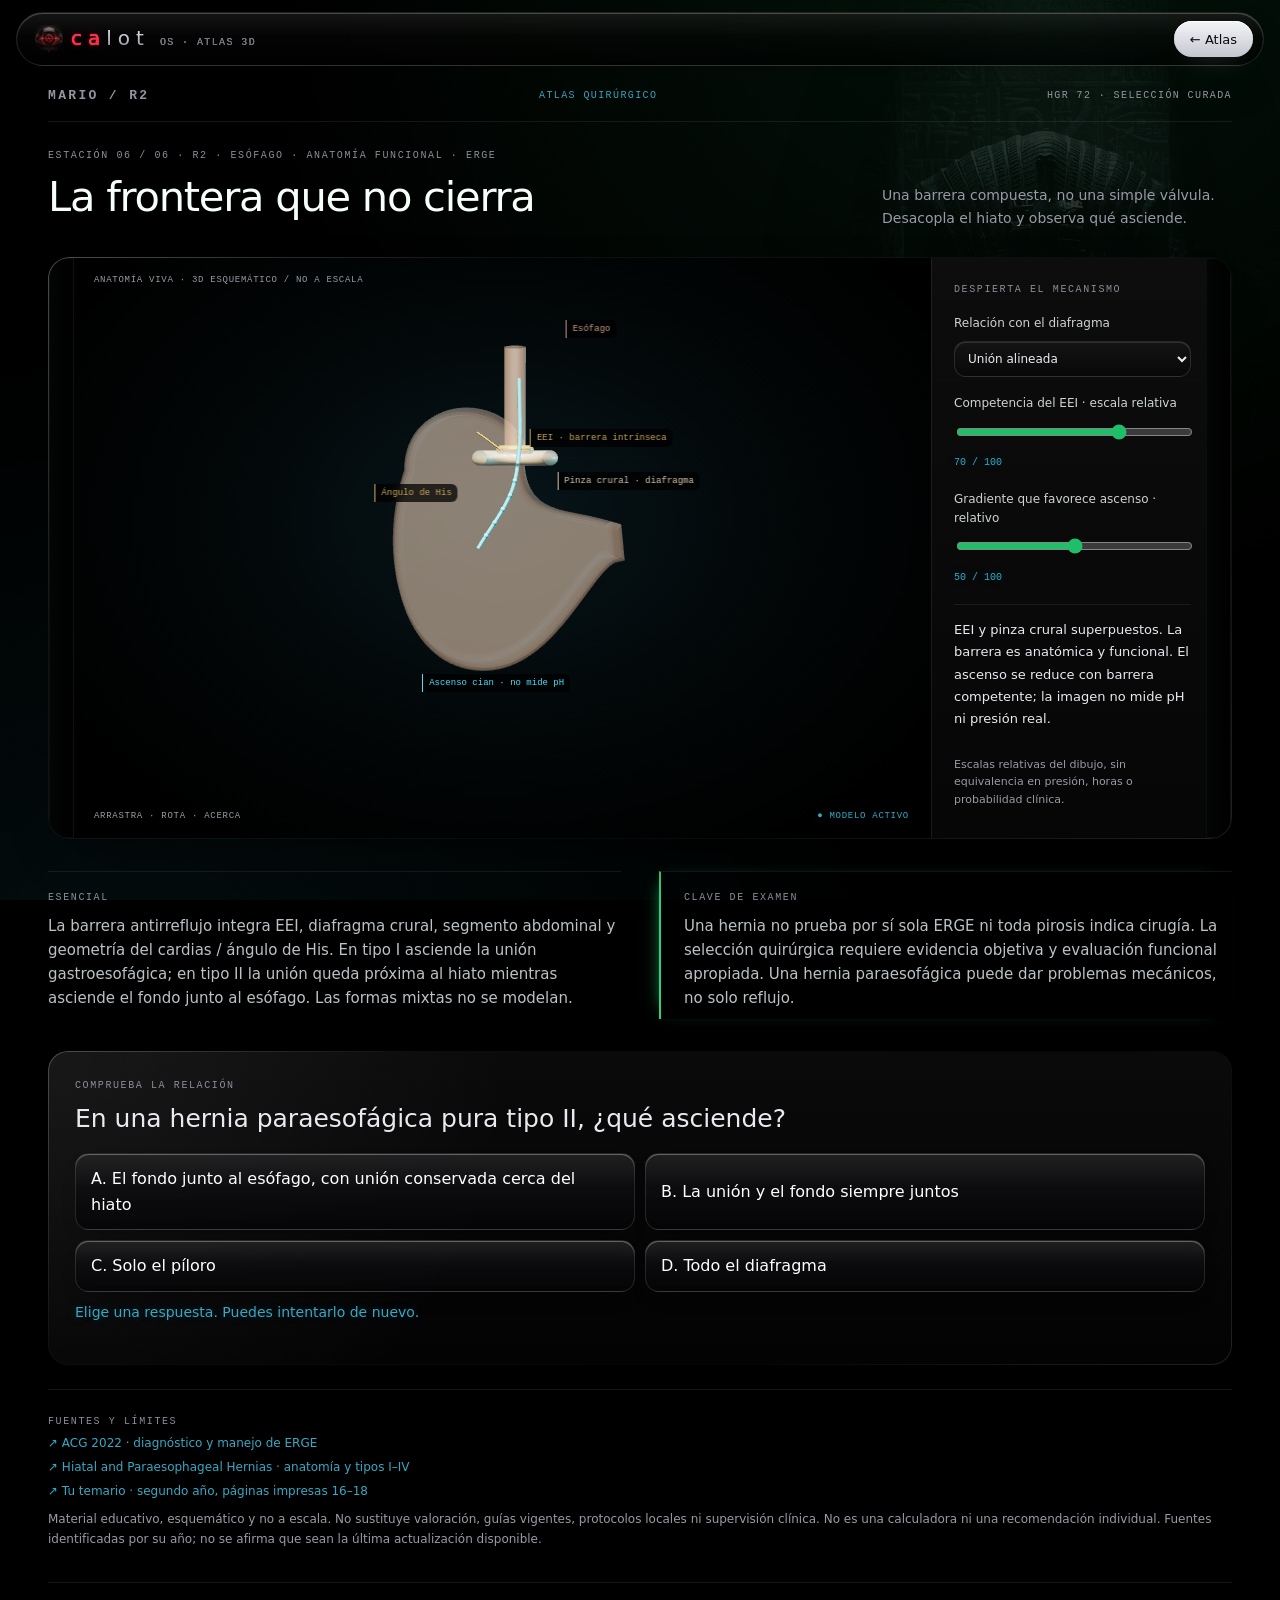
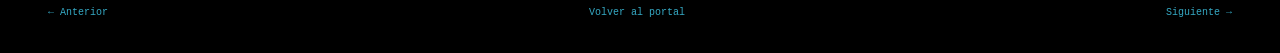
<file: atlas/06-erge-union.html>
<!doctype html><html lang="es"><head><meta charset="utf-8"><meta name="viewport" content="width=device-width,initial-scale=1"><link rel="icon" href="data:,"><title>La frontera que no cierra · Mario / Cirugía R2</title><style>
:root{--bg:#050505;--stone:#0a0c10;--gold:#c9a45a;--light:#e8d5a3;--cyan:#3ee0ff;--ink:#e5e4df;--muted:#9ba4ab;--line:#343127;--red:#ef7169;--green:#8cd8b5;--serif:'Cinzel',Georgia,serif;--sans:'Source Sans 3',Arial,sans-serif;--mono:'JetBrains Mono',monospace}*{box-sizing:border-box}body{margin:0;background:var(--bg);color:var(--ink);font:16px/1.6 var(--sans)}body:before{content:'';position:fixed;inset:0;pointer-events:none;background:radial-gradient(ellipse at 85% 0,#18303920,transparent 50%);z-index:-1}a{color:var(--cyan);text-decoration:none}button,input,select,textarea{font:inherit}button,a,input,select{touch-action:manipulation}button{cursor:pointer}button:focus-visible,a:focus-visible,input:focus-visible,select:focus-visible,textarea:focus-visible{outline:2px solid var(--cyan);outline-offset:4px}button:disabled{opacity:.35;cursor:not-allowed}.wrap{max-width:1440px;margin:auto;padding:0 48px}.top{display:flex;align-items:center;justify-content:space-between;gap:20px;padding:22px 0 18px;border-bottom:1px solid var(--line);font:10px var(--mono);letter-spacing:.14em}.top .brand{font:600 18px var(--serif);letter-spacing:.22em;color:var(--light)}.top span{color:var(--muted)}.eyebrow{text-transform:uppercase;color:var(--gold);font:10px/1.5 var(--mono);letter-spacing:.16em}.intro{display:grid;grid-template-columns:1fr 350px;gap:30px;align-items:end;padding:26px 0}h1{font:500 clamp(27px,3.25vw,46px)/1.16 var(--serif);letter-spacing:-.03em;margin:10px 0}h2{font:500 25px/1.3 var(--serif);color:var(--light);margin:10px 0 18px}h3{font:500 18px/1.4 var(--serif);color:var(--light)}p{margin:9px 0}.dek{color:var(--muted);font-size:14px;line-height:1.7;margin:0}.stage-grid{display:grid;grid-template-columns:minmax(0,1fr) 300px;border:1px solid #6a5836;background:var(--stone);position:relative;box-shadow:0 0 45px #000,inset 0 0 0 5px #050505}.stage-grid:before,.stage-grid:after{content:'𓂀 𓆣 𓏏 𓊖 𓋹';position:absolute;top:0;bottom:0;z-index:4;writing-mode:vertical-rl;font:16px/1.6 Georgia;color:#8e713a66;pointer-events:none;padding:12px 2px;background:linear-gradient(90deg,#101217,#040505);border:1px solid #7a63383d;width:23px;letter-spacing:20px}.stage-grid:before{left:0}.stage-grid:after{right:0}.view{min-width:0;position:relative;background:radial-gradient(ellipse at 50% 50%,#112027 0,#090d12 45%,#030404 80%);margin-left:23px;overflow:hidden}.three{height:520px;position:relative;width:100%}.three canvas{width:100%;height:100%;display:block;touch-action:none}.view-top,.view-bottom{position:absolute;left:22px;right:22px;z-index:3;font:9px var(--mono);letter-spacing:.08em;color:var(--muted);pointer-events:none}.view-top{top:17px}.view-bottom{bottom:17px;display:flex;justify-content:space-between;gap:15px}.awake{color:var(--cyan);text-shadow:0 0 10px #3ee0ff99}.labels{position:absolute;inset:0;pointer-events:none}.label3{position:absolute;font:9px var(--mono);background:#05080cdd;border-left:1px solid currentColor;padding:4px 6px;white-space:nowrap;transform:translate(-50%,-50%);color:var(--cyan)}.controls{padding:24px 40px 20px 22px;border-left:1px solid var(--line);display:flex;flex-direction:column;gap:17px;background:linear-gradient(135deg,#0d1014,#070808)}label{display:block;color:#ced3d5;font-size:12px;margin-bottom:8px}select{width:100%;background:#10151b;color:var(--ink);border:1px solid #4c4738;padding:9px;font-size:12px;border-radius:2px}input[type=range]{width:100%;accent-color:var(--cyan);cursor:pointer}output{font:10px var(--mono);color:var(--cyan)}.status{border-top:1px solid var(--line);padding-top:14px;color:var(--light);font-size:13px;line-height:1.7;margin-top:auto;min-height:90px}.note{color:var(--muted);font-size:11px}.reading{display:grid;grid-template-columns:1fr 1fr;gap:38px;margin:32px 0}.reading article{border-top:1px solid var(--line);padding-top:18px}.reading p{color:#bac2c6;font-size:15px}.key{border-left:2px solid var(--gold);padding-left:23px}.quiz,.panel{border:1px solid var(--line);padding:26px;background:linear-gradient(145deg,#0b0e12,#060707);margin:24px 0}.quiz-options{display:grid;grid-template-columns:1fr 1fr;gap:10px}button,.btn{background:#0d1218;color:var(--ink);border:1px solid #39434a;padding:12px 15px;text-align:left;border-radius:2px;transition:border-color .2s,background .2s}button:hover,.btn:hover{border-color:var(--gold);background:#15191d}.correct{border-color:var(--green)!important;color:var(--green)!important}.wrong{border-color:var(--red)!important;color:var(--red)!important}.feedback{min-height:28px;font-size:14px;color:var(--cyan)}.sources{border-top:1px solid var(--line);padding:24px 0;color:var(--muted);font-size:12px}.sources a{display:block;margin:5px 0}.footer{display:flex;justify-content:space-between;border-top:1px solid var(--line);padding:24px 0 35px;gap:24px;font:10px var(--mono)}.hero{position:relative;min-height:475px;display:grid;grid-template-columns:1.2fr 1fr;align-items:center;gap:30px;overflow:hidden;border-bottom:1px solid #675334}.hero h1{font-size:clamp(42px,5.1vw,72px);max-width:700px;line-height:1.05}.hero em{font-style:normal;color:var(--light)}.hero .dek{max-width:550px}.hero-copy{z-index:3;padding:45px 0 50px}.hero-art{height:475px;position:relative;align-self:stretch;background:linear-gradient(90deg,#050505,transparent 22%,transparent 88%,#050505),url('egypt-ref.jpg') center 38%/cover;filter:saturate(.68)}.hero-art:after{content:'';position:absolute;inset:0;background:linear-gradient(0deg,#050505,transparent 35%,#05050522)}.hero-art:before{content:'𓂀 𓊖 𓋹';position:absolute;inset:16px 12px;border:1px solid #8c713d66;z-index:1;color:#c9a45a66;font:16px Georgia;padding:10px;letter-spacing:10px}.dust{position:absolute;inset:0;pointer-events:none;z-index:2}.dust i{position:absolute;bottom:-10px;background:var(--gold);border-radius:50%;box-shadow:0 0 9px #e8c66c;animation:rise 7s linear infinite}@keyframes rise{from{transform:translateY(0);opacity:0}15%{opacity:.7}to{transform:translateY(-360px) translateX(50px);opacity:0}}.route-label{margin:27px 0 15px;display:flex;justify-content:space-between;gap:15px}.index-grid{display:grid;grid-template-columns:repeat(3,1fr);gap:12px}.station-link{display:block;color:var(--ink);border:1px solid var(--line);padding:22px 24px;background:linear-gradient(135deg,#101318,#060707);position:relative;transition:.2s;min-height:170px}.station-link:before{content:'';position:absolute;left:0;top:20px;height:28px;width:2px;background:var(--gold)}.station-link:hover{transform:translateY(-3px);border-color:var(--gold)}.station-link .num{font:10px var(--mono);color:var(--cyan)}.station-link h3{margin:12px 0 8px}.station-link p{font-size:13px;color:var(--muted)}.resource-grid{display:grid;grid-template-columns:repeat(4,1fr);gap:12px}.resource-grid .station-link{min-height:185px}.pill{display:inline-block;font:9px var(--mono);color:var(--cyan);border:1px solid #255463;padding:5px 8px;margin:16px 10px 0 0}.ficha-layout{display:grid;grid-template-columns:200px minmax(0,1fr);gap:25px}.ficha-nav{display:flex;flex-direction:column;gap:7px}.ficha-nav button{font-size:12px;color:var(--muted);padding:13px}.ficha-nav button.active,.tabs button.active{color:var(--cyan);border-color:var(--cyan);background:#0c2029}.comparators{display:grid;grid-template-columns:repeat(3,1fr);gap:10px}.compare{border:1px solid var(--line);padding:17px;background:#0c1015}.compare h3{font-size:16px;margin:0 0 10px}.compare p{font-size:13px;color:#adb8bf}.compare strong{color:var(--cyan);font-weight:500}.compare.active{border-color:var(--cyan)}.ficha-visual{height:230px;border:1px solid #45402e;background:radial-gradient(ellipse,#101e26,#030505);margin:15px 0}.ficha-visual svg{width:100%;height:100%}.inline-controls{display:flex;gap:20px;align-items:center;flex-wrap:wrap;margin:16px 0}.inline-controls label{margin:0}.inline-controls select{width:auto;max-width:100%}.inline-controls input{width:220px}.ficha-case{border-left:2px solid var(--gold);padding-left:20px;margin:24px 0}.answer{padding:14px;background:#0c1c22;color:var(--cyan);margin-top:14px}.tabs{display:flex;gap:10px;flex-wrap:wrap;margin:16px 0 22px}.progress{display:flex;gap:9px;margin:16px 0}.progress span{height:3px;background:#293139;flex:1}.progress span.done{background:var(--cyan);box-shadow:0 0 10px #3ee0ff55}.case-layout{display:grid;grid-template-columns:260px 1fr;gap:30px}.case-side{border-right:1px solid var(--line);padding-right:26px}.case-side h2{font-size:22px}.case-side p{color:var(--muted);font-size:14px}.case-stage{font:70px var(--serif);color:#c9a45a66;line-height:1.2}.case-main{min-width:0}.case-main .quiz{margin-top:10px}.case-main .case-story{font-size:18px;line-height:1.7;color:#cbd1d4}textarea{display:block;width:100%;min-height:150px;background:#070b0f;color:var(--ink);border:1px solid #454b50;padding:16px;margin:15px 0;resize:vertical}.tree-shell{display:grid;grid-template-columns:280px 1fr;gap:25px}.tree-path{border-left:1px solid var(--gold);padding-left:20px}.tree-path div{font-size:13px;padding:12px 0;border-bottom:1px solid var(--line);color:var(--muted)}.tree-path div:last-child{color:var(--cyan)}.tree-main{min-height:340px}.tree-choices{display:grid;gap:12px}.tree-choices button{padding:17px}.tree-why{margin:20px 0;padding:17px;border-left:2px solid var(--cyan);background:#0c171c}.tree-why p{font-size:14px}.monitor{height:340px;position:relative;background:radial-gradient(ellipse,#0d1a22,#030505);border:1px solid #5a4e34}.monitor canvas{width:100%;height:100%}.night-grid{display:grid;grid-template-columns:1fr 330px;gap:25px}.night-clock{font:36px var(--mono);color:var(--cyan);margin:14px 0}.night-actions{display:flex;gap:10px;flex-wrap:wrap}.night-actions button{font-size:12px}.timeline-tags{display:flex;justify-content:space-between;font:9px var(--mono);color:var(--muted)}.timeline-tags span{max-width:100px}.hidden,[hidden]{display:none!important}.long-note{max-width:950px;color:var(--muted)}@media(max-width:960px){.wrap{padding:0 22px}.intro{grid-template-columns:1fr}.stage-grid{grid-template-columns:minmax(0,1fr) 260px}.controls{padding-left:15px;padding-right:35px}.resource-grid{grid-template-columns:1fr 1fr}.comparators{grid-template-columns:1fr 1fr}.hero h1{font-size:48px}.night-grid{grid-template-columns:1fr}.hero-art{height:480px}}@media(max-width:700px){.wrap{padding:0 17px}.top{font-size:8px}.top span{display:none}.top .brand{font-size:15px}.intro{padding:23px 0;gap:15px}.stage-grid{grid-template-columns:1fr}.three{height:460px}.view{margin-right:23px}.controls{margin:0 23px;border-left:0;border-top:1px solid var(--line);padding:22px}.stage-grid:after{height:460px;bottom:auto}.stage-grid:before{height:460px;bottom:auto}.reading,.case-layout,.tree-shell,.ficha-layout{grid-template-columns:1fr}.reading{gap:20px}.index-grid{grid-template-columns:1fr 1fr}.hero{display:block}.hero-copy{padding:35px 0;max-width:82%}.hero-art{position:absolute;right:-70px;top:0;width:65%;height:100%;opacity:.35}.hero h1{font-size:44px}.ficha-nav{display:grid;grid-template-columns:1fr 1fr}.comparators{grid-template-columns:1fr}.quiz-options{grid-template-columns:1fr}.case-side{border-right:0;border-bottom:1px solid var(--line);padding-bottom:20px}.case-stage{font-size:40px}.tree-path{display:flex;gap:15px;overflow:auto}.tree-path div{min-width:120px}.quiz,.panel{padding:20px}.footer{font-size:9px;gap:10px}.label3{font-size:8px}.night-grid{gap:12px}.view-top{font-size:8px}}@media(max-width:420px){.index-grid,.resource-grid{grid-template-columns:1fr}.three{height:420px}.stage-grid:before,.stage-grid:after{height:420px}.hero-copy{max-width:95%}.hero h1{font-size:38px}}@media(prefers-reduced-motion:reduce){*{animation:none!important;transition:none!important}}

/* Carved vector inlay: no platform-dependent hieroglyph glyphs. */
.stage-grid:before,.stage-grid:after{content:"";background-color:#090b0e;background-image:url("data:image/svg+xml,%3Csvg%20xmlns%3D%22http%3A%2F%2Fwww.w3.org%2F2000%2Fsvg%22%20width%3D%2223%22%20height%3D%22142%22%20viewBox%3D%220%200%2023%20142%22%3E%3Cg%20fill%3D%22none%22%20stroke%3D%22%23ad8b48%22%20stroke-opacity%3D%22.48%22%20stroke-width%3D%22.7%22%3E%3Cpath%20d%3D%22M3%202h17v136H3zM5%2036h13M5%2070h13M5%20105h13M5%20138h13%22%2F%3E%3Cpath%20d%3D%22M6%2015q5-7%2011%200-6%205-11%200m5-3v6m-5-2%204%206%205-2M9%2029h6%22%2F%3E%3Cpath%20d%3D%22M11%2044v19m-5-12h11m-6-8c-6%200-6%208%200%208s6-8%200-8M7%2065h8%22%2F%3E%3Cpath%20d%3D%22M7%2079q5-6%209%200v12q-5%207-9%200zm4-4v22m-5-13h12m-12%206h12M8%2099h7%22%2F%3E%3Cpath%20d%3D%22M6%20116l5-7%206%207-6%2010zm0%2013h11m-8-4v4m5-4v4%22%2F%3E%3C%2Fg%3E%3C%2Fsvg%3E");background-repeat:repeat-y;background-position:center top;letter-spacing:0;padding:0}.hero-art:before{content:"";background:linear-gradient(90deg,#c9a45a12,transparent 5%,transparent 95%,#c9a45a12)}
</style><link rel="stylesheet" href="nous-skin.css"></head><body><div class="wrap"><header><nav class="top"><a class="brand" href="index.html">MARIO / R2</a><a href="index.html">ATLAS QUIRÚRGICO</a><span>HGR 72 · SELECCIÓN CURADA</span></nav><div class="intro"><div><div class="eyebrow">ESTACIÓN 06 / 06 · R2 · Esófago · anatomía funcional · ERGE</div><h1>La frontera que no cierra</h1></div><p class="dek">Una barrera compuesta, no una simple válvula. Desacopla el hiato y observa qué asciende.</p></div></header><main><section class="stage-grid"><div class="view"><div class="view-top">ANATOMÍA VIVA · 3D ESQUEMÁTICO / NO A ESCALA</div><div class="three" id="visual" role="img" aria-label="Una barrera compuesta, no una simple válvula. Desacopla el hiato y observa qué asciende."></div><div class="view-bottom"><span>ARRASTRA · ROTA · ACERCA</span><span class="awake">● MODELO ACTIVO</span></div></div><aside class="controls"><div class="eyebrow">Despierta el mecanismo</div><div class="control"><label for="hernia">Relación con el diafragma</label><select id="hernia"><option value="0" selected>Unión alineada</option><option value="1" >Deslizamiento · tipo I</option><option value="2" >Paraesofágica pura · tipo II</option></select></div><div class="control"><label for="competence">Competencia del EEI · escala relativa</label><input id="competence" type="range" min="0" max="100" value="70" step="1"><output id="out-competence" for="competence"></output></div><div class="control"><label for="pressure">Gradiente que favorece ascenso · relativo</label><input id="pressure" type="range" min="0" max="100" value="50" step="1"><output id="out-pressure" for="pressure"></output></div><div class="status" id="status" aria-live="polite"></div><p class="note">Escalas relativas del dibujo, sin equivalencia en presión, horas o probabilidad clínica.</p></aside></section><section class="reading"><article><div class="eyebrow">Esencial</div><p>La barrera antirreflujo integra EEI, diafragma crural, segmento abdominal y geometría del cardias / ángulo de His. En tipo I asciende la unión gastroesofágica; en tipo II la unión queda próxima al hiato mientras asciende el fondo junto al esófago. Las formas mixtas no se modelan.</p></article><article class="key"><div class="eyebrow">Clave de examen</div><p>Una hernia no prueba por sí sola ERGE ni toda pirosis indica cirugía. La selección quirúrgica requiere evidencia objetiva y evaluación funcional apropiada. Una hernia paraesofágica puede dar problemas mecánicos, no solo reflujo.</p></article></section><section class="quiz"><div class="eyebrow">Comprueba la relación</div><h2>En una hernia paraesofágica pura tipo II, ¿qué asciende?</h2><div class="quiz-options"><button data-answer="0">A. El fondo junto al esófago, con unión conservada cerca del hiato</button><button data-answer="1">B. La unión y el fondo siempre juntos</button><button data-answer="2">C. Solo el píloro</button><button data-answer="3">D. Todo el diafragma</button></div><p class="feedback" id="feedback" aria-live="polite">Elige una respuesta. Puedes intentarlo de nuevo.</p></section><section class="sources"><div class="eyebrow">Fuentes y límites</div><a target="_blank" rel="noopener" href="https://pmc.ncbi.nlm.nih.gov/articles/PMC8754510/">↗ ACG 2022 · diagnóstico y manejo de ERGE</a><a target="_blank" rel="noopener" href="https://www.cghjournal.org/article/S1542-3565(18)30003-X/fulltext">↗ Hiatal and Paraesophageal Hernias · anatomía y tipos I–IV</a><a href="temario-cirugia.pdf">↗ Tu temario · segundo año, páginas impresas 16–18</a><p>Material educativo, esquemático y no a escala. No sustituye valoración, guías vigentes, protocolos locales ni supervisión clínica. No es una calculadora ni una recomendación individual. Fuentes identificadas por su año; no se afirma que sean la última actualización disponible.</p></section><nav class="footer"><a href="05-ulcera-htda.html">← Anterior</a><a href="index.html">Volver al portal</a><a href="fichas-diferenciacion.html">Siguiente →</a></nav></main><script>const DATA={"file": "06-erge-union.html", "title": "La frontera que no cierra", "hook": "Esófago · anatomía funcional · ERGE", "dek": "Una barrera compuesta, no una simple válvula. Desacopla el hiato y observa qué asciende.", "controls": [{"id": "hernia", "label": "Relación con el diafragma", "options": ["Unión alineada", "Deslizamiento · tipo I", "Paraesofágica pura · tipo II"], "value": 0}, {"id": "competence", "label": "Competencia del EEI · escala relativa", "value": 70}, {"id": "pressure", "label": "Gradiente que favorece ascenso · relativo", "value": 50}], "essential": "La barrera antirreflujo integra EEI, diafragma crural, segmento abdominal y geometría del cardias / ángulo de His. En tipo I asciende la unión gastroesofágica; en tipo II la unión queda próxima al hiato mientras asciende el fondo junto al esófago. Las formas mixtas no se modelan.", "key": "Una hernia no prueba por sí sola ERGE ni toda pirosis indica cirugía. La selección quirúrgica requiere evidencia objetiva y evaluación funcional apropiada. Una hernia paraesofágica puede dar problemas mecánicos, no solo reflujo.", "q": "En una hernia paraesofágica pura tipo II, ¿qué asciende?", "options": ["El fondo junto al esófago, con unión conservada cerca del hiato", "La unión y el fondo siempre juntos", "Solo el píloro", "Todo el diafragma"], "answer": 0, "explain": "El fondo se hernia al lado del esófago; la unión no asciende como en el deslizamiento. La tipo III combina ambos componentes.", "sources": ["gerd", "hiatal"], "n": 6}</script><script type="importmap">{"imports":{"three":"../vendor/three/three.module.min.js","three/addons/":"../vendor/three/addons/"}}</script><script type="module">const $=id=>document.getElementById(id),v=id=>Number($(id)?.value||0);let update=()=>{};window.__ready=false;window.__revision=0;
const reduced=matchMedia('(prefers-reduced-motion: reduce)').matches;
const statements={
1:()=>{let p=['La punta cruza por delante del íleon.','La punta queda detrás del íleon: cambia tu ángulo de observación.','La punta desciende hacia pelvis; síntomas urinarios o rectales pueden acompañar.',(v('cut')?'Retrocecal: ventana transparente abierta para ver la patogenia.':'La punta asciende detrás del ciego. Rota para descubrirla; mover patogenia abre una ventana transparente.'),'La punta queda bajo el polo cecal.'][v('position')];return p+' '+(v('damage')<30?'Obstrucción representada por un apendicolito.':v('damage')<65?'Distensión y compromiso de perfusión esquemáticos.':v('damage')<85?'Daño necrótico focal ilustrativo.':'Discontinuidad y contaminación extraluminal ilustrativas.');},
2:()=>['Ia modificada: inflamación contenida alrededor del divertículo; no hay una cavidad purulenta.','I original / Ib modificada: el pus está contenido junto al colon.','II: colección separada del foco, aquí en pelvis. No equivale por sí sola a peritonitis difusa.','III: líquido purulento fuera de una colección delimitada, distribuido por el peritoneo.','IV: material fecal extraluminal más contaminación difusa. Requiere control de fuente urgente.'][v('hinchey')],
3:()=>v('goodsall')?'Goodsall es orientativa: orificios posteriores suelen curvar a línea media posterior; anteriores suelen ir radialmente. Excepciones frecuentes, especialmente trayectos largos o complejos. No se aplica mecánicamente a cada tipo de Parks.':['Entre interno y externo, sin atravesar el externo.','Cruza el esfínter externo y alcanza la fosa isquioanal.','Asciende entre esfínteres, pasa por arriba del puborrectal y desciende a piel atravesando el elevador.','Del recto a piel por fuera del complejo: atraviesa el elevador, sin origen criptoglandular anal típico.'][v('parks')],
4:()=>v('vascular')?'Salida venosa bloqueada: las venas se dilatan y el asa se congestiona / edematiza. Si progresa también se compromete el aporte.':'Entrada arterial bloqueada: la perfusión distal se interrumpe. El territorio palidece y puede avanzar a cianosis / necrosis.',
5:()=>['Ia: chorro activo. Hemostasia endoscópica, no adrenalina aislada.','Ib: rezumamiento activo. También requiere hemostasia endoscópica.','IIa: vaso visible no sangrante. Alto riesgo; tratar endoscópicamente.','IIb: coágulo adherido. Considerar retirada y tratar el estigma que se descubra.','IIc: mancha plana pigmentada. No hemostasia endoscópica por este estigma.','III: base limpia. No hemostasia endoscópica por este estigma.'][v('forrest')],
6:()=>['EEI y pinza crural superpuestos. La barrera es anatómica y funcional.','Tipo I: unión por arriba de la pinza crural. Se pierde la superposición de ambas barreras.','Tipo II pura: fondo herniado al lado del esófago; la unión permanece próxima al hiato.'][v('hernia')]+' '+(v('competence')<40?'El ascenso cian aumenta al abrir la barrera en este modelo.':'El ascenso se reduce con barrera competente; la imagen no mide pH ni presión real.')};
function narrative(){$('status').textContent=statements[DATA.n]();for(const c of DATA.controls){let out=$('out-'+c.id);if(out)out.textContent=v(c.id)+' / 100';}}
document.querySelectorAll('[data-answer]').forEach(b=>b.addEventListener('click',()=>{let ok=+b.dataset.answer===DATA.answer;document.querySelectorAll('[data-answer]').forEach(e=>e.classList.remove('correct','wrong'));b.classList.add(ok?'correct':'wrong');$('feedback').textContent=(ok?'Correcto. ':'No todavía. ')+DATA.explain;window.__quiz=ok;}));
for(const c of DATA.controls)$(c.id).addEventListener('input',()=>{if(c.id==='damage' && [1,3].includes(v('position'))) $('cut').value='1';narrative();update();window.__revision++;});narrative();
let T,OrbitControls,RoomEnvironment;try{T=await import('three');({OrbitControls}=await import('three/addons/controls/OrbitControls.js'));({RoomEnvironment}=await import('three/addons/environments/RoomEnvironment.js'));await spatial();}catch(e){$('visual').innerHTML='<div class="panel">No se pudo cargar el modelo 3D. Requiere conexión a internet y WebGL; recarga con conexión. El texto y el reactivo siguen funcionando.</div>';window.__loadFailure=String(e);}
async function spatial(){
const host=$('visual'),scene=new T.Scene(),camera=new T.PerspectiveCamera(37,host.clientWidth/host.clientHeight,.1,100);camera.position.set(0,1,12.8);
const renderer=new T.WebGLRenderer({antialias:true,alpha:true,preserveDrawingBuffer:true});renderer.setPixelRatio(Math.min(devicePixelRatio,2));renderer.setSize(host.clientWidth,host.clientHeight);renderer.toneMapping=T.ACESFilmicToneMapping;renderer.toneMappingExposure=1.12;host.appendChild(renderer.domElement);
const pm=new T.PMREMGenerator(renderer);scene.environment=pm.fromScene(new RoomEnvironment(),.04).texture;
const key=new T.DirectionalLight(0xffe5ba,3.4);key.position.set(-4,6,7);scene.add(key);const rim=new T.PointLight(0x3ee0ff,65);rim.position.set(5,1,-3);scene.add(rim);scene.add(new T.AmbientLight(0xaac5dc,.65));
const orbit=new OrbitControls(camera,renderer.domElement);orbit.enableDamping=true;orbit.minDistance=7;orbit.maxDistance=22;orbit.target.set(0,0,0);orbit.update();
const C={tissue:0xc69a82,dark:0x694b58,gold:0xc9a45a,ivory:0xdac7aa,cyan:0x3ee0ff,artery:0xe26859,vein:0x438eae,necrosis:0x39363d,pus:0xd3ca78,fascia:0xb9c0c6};let root=new T.Group();scene.add(root);const labelHost=document.createElement('div');labelHost.className='labels';host.appendChild(labelHost);let tags=[],moving=[];
const material=(col,a=1)=>new T.MeshPhysicalMaterial({color:col,roughness:.4,metalness:.06,clearcoat:.5,transparent:a<1,opacity:a,side:T.DoubleSide,depthWrite:a>.8});
function mesh(geo,col,a=1,parent=root){let m=new T.Mesh(geo,material(col,a));parent.add(m);return m;}
function ell(x,y,z,sx,sy,sz,col,a=1,parent=root){let m=mesh(new T.SphereGeometry(1,36,24),col,a,parent);m.position.set(x,y,z);m.scale.set(sx,sy,sz);return m;}
function tube(points,r,col,a=1,parent=root){let path=new T.CatmullRomCurve3(points.map(p=>new T.Vector3(...p)));let m=mesh(new T.TubeGeometry(path,70,r,12,false),col,a,parent);return {m,path};}
function ring(x,y,z,r,th,col,a=1,angle=Math.PI*2,parent=root){let m=mesh(new T.TorusGeometry(r,th,14,64,angle),col,a,parent);m.position.set(x,y,z);return m;}
function tag(text,x,y,z,col=C.cyan){let el=document.createElement('span');el.className='label3';el.textContent=text;el.style.color='#'+col.toString(16).padStart(6,'0');labelHost.appendChild(el);tags.push({el,p:new T.Vector3(x,y,z)});}
function flow(path,col,count=10,speed=.12,limit=1){for(let i=0;i<count;i++){let m=ell(0,0,0,.045,.045,.045,col);moving.push({m,path,start:i/count,speed,limit});}}
function disk(x,y,z,r,col){let m=mesh(new T.CircleGeometry(r,48),col);m.position.set(x,y,z);return m;}
function muscle(radius,th,height,y,col,a){let m=mesh(new T.CylinderGeometry(radius,radius,height,64,1,true,.5,Math.PI*1.65),col,a);m.position.y=y;let edge=ring(0,y+height/2,0,radius,th,col,a,Math.PI*1.65);edge.rotation.x=Math.PI/2;edge.rotation.z=.5;return m;}
function bowel(points,r,col,a=1){let b=tube(points,r,col,a);for(let i=1;i<20;i++){let p=b.path.getPointAt(i/20);let r1=ell(p.x,p.y,p.z,r*1.14,r*.8,r*1.04,col,a);r1.lookAt(p.clone().add(b.path.getTangentAt(i/20)));}return b;}
function stomach(parent=root,a=.34){let s=new T.Shape();s.moveTo(-.8,1.9);s.bezierCurveTo(-1.2,2.65,-2.65,2.6,-2.65,1.4);s.bezierCurveTo(-3.2,-.2,-2.7,-2.1,-1.35,-2.1);s.bezierCurveTo(-.1,-2.1,.55,-.2,1.1,-.15);s.lineTo(1.05,.3);s.bezierCurveTo(.1,.6,-.9,.4,-.8,1.9);let m=mesh(new T.ExtrudeGeometry(s,{depth:.55,bevelEnabled:true,bevelSize:.15,bevelThickness:.14,bevelSegments:4,curveSegments:36}),C.tissue,a,parent);m.position.z=-.4;return m;}
function rebuild(){root.traverse(o=>{o.geometry?.dispose();if(o.material)o.material.dispose();});scene.remove(root);root=new T.Group();scene.add(root);tags=[];moving=[];labelHost.replaceChildren();
switch(DATA.n){
case 1:{let d=v('damage')/100,trans=v('cut')?.24:1;
const c=bowel([[-.85,2.7,-.15],[-.9,1.5,0],[-.9,.2,0],[-.65,-.85,0]],.68,C.tissue,trans);ell(-.75,-.8,0,.7,.6,.64,C.tissue,trans);
for(let k=0;k<3;k++){let z=k===0?.65:-.38,x=k===1?-1.45:k===2?-.35:-.9;tube([[x,2.6,z],[x,1.3,z],[x,-.1,z],[-.75,-.8,z]],.025,C.gold,.9);}
const ileum=bowel([[2.8,1.1,.2],[1.8,.5,.25],[.7,.35,.18],[-.35,.4,.1]],.27,C.ivory);tag('Íleon terminal',2,1.35,.7,C.ivory);
let base=[-.85,-.8,-.35];let routes=[ [base,[.15,-.7,.8],[.9,.6,.8],[1.8,1.25,.75]], [base,[.1,-.7,-.7],[.9,.7,-.7],[1.7,1.2,-.7]], [base,[-.2,-1.3,.15],[.2,-2.3,.35],[.8,-2.65,.4]], [base,[-.85,-.4,-.9],[-.9,.7,-.95],[-1.1,1.9,-.8]], [base,[-1,-1.5,0],[-1.8,-1.65,.3],[-2.2,-1.3,.4]] ];let route=routes[v('position')],ap=tube(route,.12+d*.13,d>.66?C.necrosis:d>.3?C.artery:C.tissue);ell(...base,.16,.16,.16,C.gold);let tip=ap.path.getPointAt(.85);ell(...ap.path.getPointAt(.17).toArray(),.13,.15,.13,C.ivory);if(d>.3)tube(route,.26+d*.09,C.artery,.12);if(d>.82){ell(tip.x,tip.y,tip.z+.15,.14,.13,.1,0x17171b);for(let i=0;i<7;i++)ell(tip.x+.2+Math.sin(i*3)*d*.35,tip.y-.2-i*.085,tip.z+.1,.07,.1,.07,C.pus,.7);}
// Mesentery silhouette and vascular supply, behind the appendix.
let tail=ap.path.getPointAt(.65);tube([[-.4,.25,-.45],[.3,-.3,-.5],[tail.x,tail.y,tail.z-.16]],.018,C.artery);tag('Ciego · tenias',-2.2,1.5,.1,C.gold);tag('Base fija',-1.6,-1.35,.4,C.gold);tag(['Preileal','Postileal','Pélvica','Retrocecal · detrás','Subcecal'][v('position')],2.1,-1.6,.4);tag('Apendicolito · esquema',1.7,2.65,0,C.ivory);root.rotation.y=.15;break;}
case 2:{let h=v('hinchey'),e=v('extent')/100;const points=[[-2.5,2.2,0],[-2.2,.7,.15],[-.8,.2,.4],[.4,-.3,.3],[.7,-1.5,-.1],[1.7,-2.2,-.15],[2.4,-1.3,0]];let sg=bowel(points,.39,C.tissue);for(let i=1;i<12;i++){let p=sg.path.getPointAt(i/13),q=[p.x+(i%2?.48:-.48),p.y+.14,p.z+.12];tube([p.toArray(),q],.08,C.tissue);ell(...q,.18,.22,.18,i===5?C.artery:C.tissue);}
let infl=sg.path.getPointAt(.4);ell(infl.x,infl.y,infl.z,.6+e*.6,.5+e*.5,.4+e*.4,C.artery,.18);if(h===0){for(let i=0;i<15;i++)ell(infl.x+Math.sin(i*2)*.8,infl.y+Math.cos(i*2)*.6,.5,.1,.09,.08,C.gold,.3);}
if(h===1||h===2){let x=h===1?infl.x+.7:2,y=h===1?infl.y+.5:-1.8;ell(x,y,.65,.45+e*.4,.4+e*.35,.42,C.gold,.3);ell(x,y,.7,.33+e*.25,.3+e*.2,.32,C.pus,.85);tag(h===1?'Colección pericólica':'Colección pélvica distante',1.4,2.6,.8,C.pus);if(h===2)tube([infl.toArray(),[.1,-.7,.6],[x,y,.7]],.018,C.artery,.4);}
let per=ring(0,0,-.7,3.2,.025,C.fascia,.18);per.scale.y=.85;if(h>=3){ell(0,-1.6,-.1,3,.5,1.7,C.pus,.12+e*.18);for(let i=0;i<48;i++){let x=Math.sin(i*2.4)*2.8,y=Math.cos(i*1.71)*2.35;ell(x,y,.5+(i%3)*.18,.05+e*.04,.05+e*.04,.05,C.pus,.7);}tag('Contaminación peritoneal difusa',0,2.9,.5,C.pus);}
if(h===4){let route=[infl.toArray(),[infl.x+.3,infl.y-.5,.8],[.9,-1.5,1]];tube(route,.12,C.gold);for(let i=0;i<12;i++)ell(Math.sin(i*2)*2.5,-1.2+Math.cos(i*1.2)*.9,.65,.15,.12,.1,0x7d8055);disk(infl.x,infl.y,.85,.16,0x22221e);}
tag('Sigmoides · divertículos',-2.1,-2.7,.7,C.gold);tag(h===0?'Flemón ≠ absceso':'Foco perforado / contenido',-2.1,2.75,.6,C.artery);root.rotation.y=-.12;break;}
case 3:{let a=.85-v('opacity')*.006;muscle(.57,.045,2.7,-.4,C.tissue,a);muscle(1.05,.07,2.4,-.55,C.ivory,a);let rect=tube([[0,2.65,0],[0,1.7,0],[0,.85,0]],.48,C.tissue,.35);let pub=ring(0,.9,-.1,1.18,.19,C.gold,a,Math.PI*1.55);pub.rotation.x=Math.PI/2;pub.rotation.z=.65;
for(let side of [-1,1]){let plane=mesh(new T.PlaneGeometry(1.7,2.1,8,8),C.fascia,.15);plane.rotation.x=-Math.PI/2;plane.rotation.y=side*.5;plane.position.set(side*1.95,1.15,-.15);ell(side*2,-.7,-.1,.75,1.35,.8,C.gold,.055);}
let tracks=[[[.1,.25,.5],[.72,.15,.32],[.72,-1.1,.32],[.75,-2,.6]],[[.1,.25,.5],[.72,.15,.32],[1.3,-.15,.32],[1.9,-1.1,.4],[2.2,-2,.6]],[[.1,.25,.5],[.72,.8,.32],[.8,1.65,.32],[1.5,1.7,.32],[2,1.1,.32],[2.25,-2,.6]],[[.2,2,.4],[1.25,2.1,.32],[2,1.1,.32],[2.5,-.5,.4],[2.6,-2,.6]]];let tr=tube(tracks[v('parks')],.082,C.cyan);flow(tr.path,C.cyan,12,.1);let start=tracks[v('parks')][0];ell(...start,.12,.12,.12,C.artery);ell(...tracks[v('parks')].at(-1),.14,.12,.12,C.cyan);let skin=ring(0,-2,0,2.8,.04,C.tissue,.3);skin.rotation.x=Math.PI/2;
tag('Recto',-1.3,2.65,.2,C.tissue);tag('Puborrectal',-1.8,1.25,.8,C.gold);tag('Elevador del ano',2,2.65,.5,C.fascia);tag('Esfínter interno',-1.8,.1,.7,C.tissue);tag('Esfínter externo',-1.9,-1.05,.7,C.ivory);tag('Fosa isquioanal',2.25,-.8,.9,C.gold);tag('Trayecto · '+DATA.controls[0].options[v('parks')],0,-2.8,.6);
if(v('goodsall')){let arc=ring(0,-2.1,0,2.1,.035,C.cyan,.6,Math.PI);arc.rotation.x=Math.PI/2;tag('Orientativa · NO sección a ciegas',0,3.25,0,C.gold);}root.rotation.y=-.12;break;}
case 4:{let ven=v('vascular'),s=v('severity')/100;let path=[];for(let i=0;i<=50;i++){let u=i/50;path.push([-2.8+5.6*u,-1.65+Math.sin(u*Math.PI*6)*.45,Math.cos(u*Math.PI*6)*.45]);}let col=ven?new T.Color(C.tissue).lerp(new T.Color(0x704c78),s):new T.Color(C.ivory).lerp(new T.Color(s>.75?C.necrosis:0x7f9aa6),s);let b=tube(path,.19+(ven?s*.16:0),col);let art=tube([[-.3,2.6,-.5],[-.3,1.6,-.45],[-.4,.4,-.35]],.105,C.artery);let vein=tube([[.2,.2,-.5],[.3,1.4,-.6],[.3,2.6,-.6]],.12+(ven?.1*s:0),C.vein);flow(art.path,C.artery,9,.17,ven?1:.43);flow(vein.path,C.cyan,9,ven?.025:.15,ven?.42:1);
for(let i=0;i<9;i++){let x=-2.6+i*.65;let ar=tube([[-.3,1.2-i*.07,-.4],[x*.55,.1,-.15],[x,-1,.1]],.035,C.artery,ven?1:.25);let vr=tube([[x+.1,-1,.05],[x*.55+.12,0,-.25],[.28,1.3-i*.07,-.5]],.04+(ven?.025*s:0),C.vein);let arc=tube([[x-.3,-1.2,.1],[x,-.88,.1],[x+.32,-1.2,.1]],.025,C.artery,.7);if(ven)flow(ar.path,C.gold,4,.12*(1-s*.7));else flow(ar.path,C.artery,3,.01);flow(vr.path,C.cyan,4,ven?.018:.12,ven?.6:1);let p=b.path.getPointAt((i+.5)/9);tube([[x,-1,.1],p.toArray()],.018,C.artery,.55);}
let throm=ell(ven?.3:-.3,1.45,-.3,.17,.25,.17,C.gold);ring(ven?.3:-.3,1.45,-.24,.28,.025,C.cyan);tag('AMS · entrada',-1.5,2.8,0,C.artery);tag('VMS · salida',1.5,2.8,0,C.vein);tag('Oclusión '+(ven?'venosa':'arterial'),1.8,1.6,0,C.gold);tag('Arcadas → vasos rectos',-2.1,.15,.3,C.artery);tag(ven?'Asa congestiva + edema':'Aporte distal interrumpido',0,-2.75,.4,C.ivory);tag('Escala conceptual · no reloj biológico',0,3.4,0,C.gold);root.rotation.x=.13;break;}
case 5:{let f=v('forrest'),d=v('depth')/100;stomach(root,.27);tube([[-.8,3.2,-.1],[-.8,2.6,-.1],[-.8,1.8,-.1]],.2,C.tissue,.4);let du=tube([[1.05,.1,0],[1.7,.3,.05],[2.4,.1,-.1],[2.55,-.7,-.1],[2.2,-1.6,-.15],[1.2,-1.9,-.15]],.3,C.tissue,.4);ell(1.7,.3,0,.55,.44,.34,C.tissue,.3);
let gda=tube([[.6,1.5,-.48],[1.5,1,-.48],[1.8,.25,-.45],[1.85,-.8,-.45],[2.3,-1.8,-.45]],.085,C.artery);flow(gda.path,C.artery,13,.15);tube([[-.6,2.3,-.2],[-.4,1.2,-.2],[.2,.5,-.2],[1,.3,-.2]],.045,C.artery);let crater=new T.Group();crater.position.set(1.68,.3,.55-d*.2);root.add(crater);ring(0,0,0,.3+d*.15,.075,C.artery,.8,Math.PI*2,crater);ell(0,0,-.05,.3+d*.1,.27+d*.06,.09,f===5?C.ivory:C.dark,1,crater);
if(f===0){let jet=tube([[1.68,.3,.7],[1.85,1.2,1.2],[1.95,2.1,1.15]],.04,C.artery);flow(jet.path,C.artery,16,.5);}
if(f===1){for(let i=0;i<5;i++){let bleed=tube([[1.5+i*.08,.3,.7],[1.4+i*.13,-.25,.85],[1.5+i*.15,-.7,.7]],.025,C.artery);flow(bleed.path,C.artery,5,.2);}}
if(f===2){ell(1.68,.3,.68,.075,.11,.1,C.artery);ring(1.68,.3,.64,.11,.012,C.gold);}
if(f===3)ell(1.68,.3,.68,.25,.19,.16,0x4e2630);if(f===4)ell(1.68,.3,.64,.18,.12,.025,0x503c3c);
tag('Estómago · ventana',-1.8,-2.7,.5,C.tissue);tag('Curvatura menor · gástrica izq.',-1.5,1.15,.7,C.artery);tag('Bulbo · pared posterior',2.05,2.65,.5,C.gold);tag('Gastroduodenal · detrás',2.2,-2.6,.3,C.artery);tag('Forrest '+['Ia','Ib','IIa','IIb','IIc','III'][f],.1,-.7,1,C.cyan);
if(v('view')){root.position.set(-1.5,-.25,0);root.scale.setScalar(1.45);}root.rotation.y=-.22;break;}
case 6:{let h=v('hernia'),k=v('competence')/100,pr=v('pressure')/100,up=h===1?1.4:0;
let stomachG=new T.Group();root.add(stomachG);stomachG.position.set(1.05,-.55+up,0);stomach(stomachG,.37);let junctionY=1.25+up;tube([[.25,3.1,0],[.25,(3.1+junctionY)/2,0],[.25,junctionY,0]],.2,C.tissue,.6);
let eei=ring(.25,junctionY,0,.21+(1-k)*.19,.08,C.gold);eei.rotation.x=Math.PI/2;
// Crural sling stays at the diaphragmatic hiatus while GEJ slides.
let cr=ring(.25,1.1,0,.65,.14,C.ivory,.75);cr.rotation.x=Math.PI/2;cr.scale.x=h===2?1.8:h===1?1.3:1;
let diaphragm=mesh(new T.RingGeometry(.72,3.3,80),C.fascia,.08);diaphragm.rotation.x=Math.PI/2;diaphragm.position.set(.25,1.1,0);diaphragm.scale.y=.65;
if(h===2){ell(-1,1.75,-.2,.7,1.3,.6,C.tissue,.55);tube([[-.7,-.2,0],[-1.1,.7,0],[-1,2.6,0],[-.4,2.15,0]],.28,C.tissue,.35);tag('Fondo paraesofágico',-1.5,3.2,0,C.tissue);}
let his=tube([[.25,junctionY+.3,.35],[.25,junctionY-.15,.35],[-.5,junctionY+.3,.35]],.018,C.gold);let reflux=(1-k)*(.35+pr*.65);if(reflux>.035){let r=tube([[-.5,-.5+up,.45],[.1,.5+up,.45],[.25,junctionY,.4],[.25,2.3+reflux,.4]],.025+reflux*.05,C.cyan,.8);flow(r.path,C.cyan,Math.round(3+reflux*17),.09+reflux*.19,reflux*.6+.4);}
tag('Esófago',1.55,3.4,.4,C.tissue);tag('EEI · barrera intrínseca',1.7,junctionY+.2,.6,C.gold);tag('Pinza crural · diafragma',2.15,.7,.8,C.ivory);tag('Ángulo de His',-1.6,.5+up,.7,C.gold);tag('Ascenso cian · no mide pH',-.2,-2.9,.6);root.scale.setScalar(.9);root.rotation.y=.17;break;}
}
window.__modelObjects=root.children.length;}
update=rebuild;rebuild();function frame(t){requestAnimationFrame(frame);let time=reduced?0:t/1000;for(const p of moving)p.m.position.copy(p.path.getPointAt(((p.start+time*p.speed)%1)*p.limit));orbit.update();renderer.render(scene,camera);for(const t of tags){let w=t.p.clone().applyMatrix4(root.matrixWorld),p=w.project(camera);t.el.style.left=(p.x*.5+.5)*host.clientWidth+'px';t.el.style.top=(-p.y*.5+.5)*host.clientHeight+'px';t.el.style.display=p.z>1?'none':'';}}requestAnimationFrame(frame);new ResizeObserver(()=>{camera.aspect=host.clientWidth/host.clientHeight;camera.updateProjectionMatrix();renderer.setSize(host.clientWidth,host.clientHeight);}).observe(host);window.__ready=true;window.__tech='Three.js 0.160 · anatomía procedural';
}
</script></div>
<script>
/* calot-atlas · progreso v1: open al cargar, step al tocar cada control, complete al acertar el reactivo */
(function(){
var ID='3d-erge';
function send(ev,x){var m={source:'calot-atlas',v:1,id:ID,event:ev};for(var k in x)m[k]=x[k];window.parent!==window&&window.parent.postMessage(m,'*');}
var ctr=document.querySelectorAll('.controls select,.controls input[type=range]'),TOTAL=ctr.length||1,seen={},n=0,tried=false,done=false;
send('open');
ctr.forEach(function(c){c.addEventListener('input',function(){if(seen[c.id])return;seen[c.id]=1;n++;send('step',{step:n,total:TOTAL});});});
document.querySelectorAll('[data-answer]').forEach(function(b){b.addEventListener('click',function(){setTimeout(function(){var ok=b.classList.contains('correct');if(ok&&!done){done=true;send('complete',{step:TOTAL,total:TOTAL,score:tried?0.5:1});}else if(!ok){tried=true;}},0);});});
})();
</script>
<script src="nous-skin.js"></script></body></html>
</file>
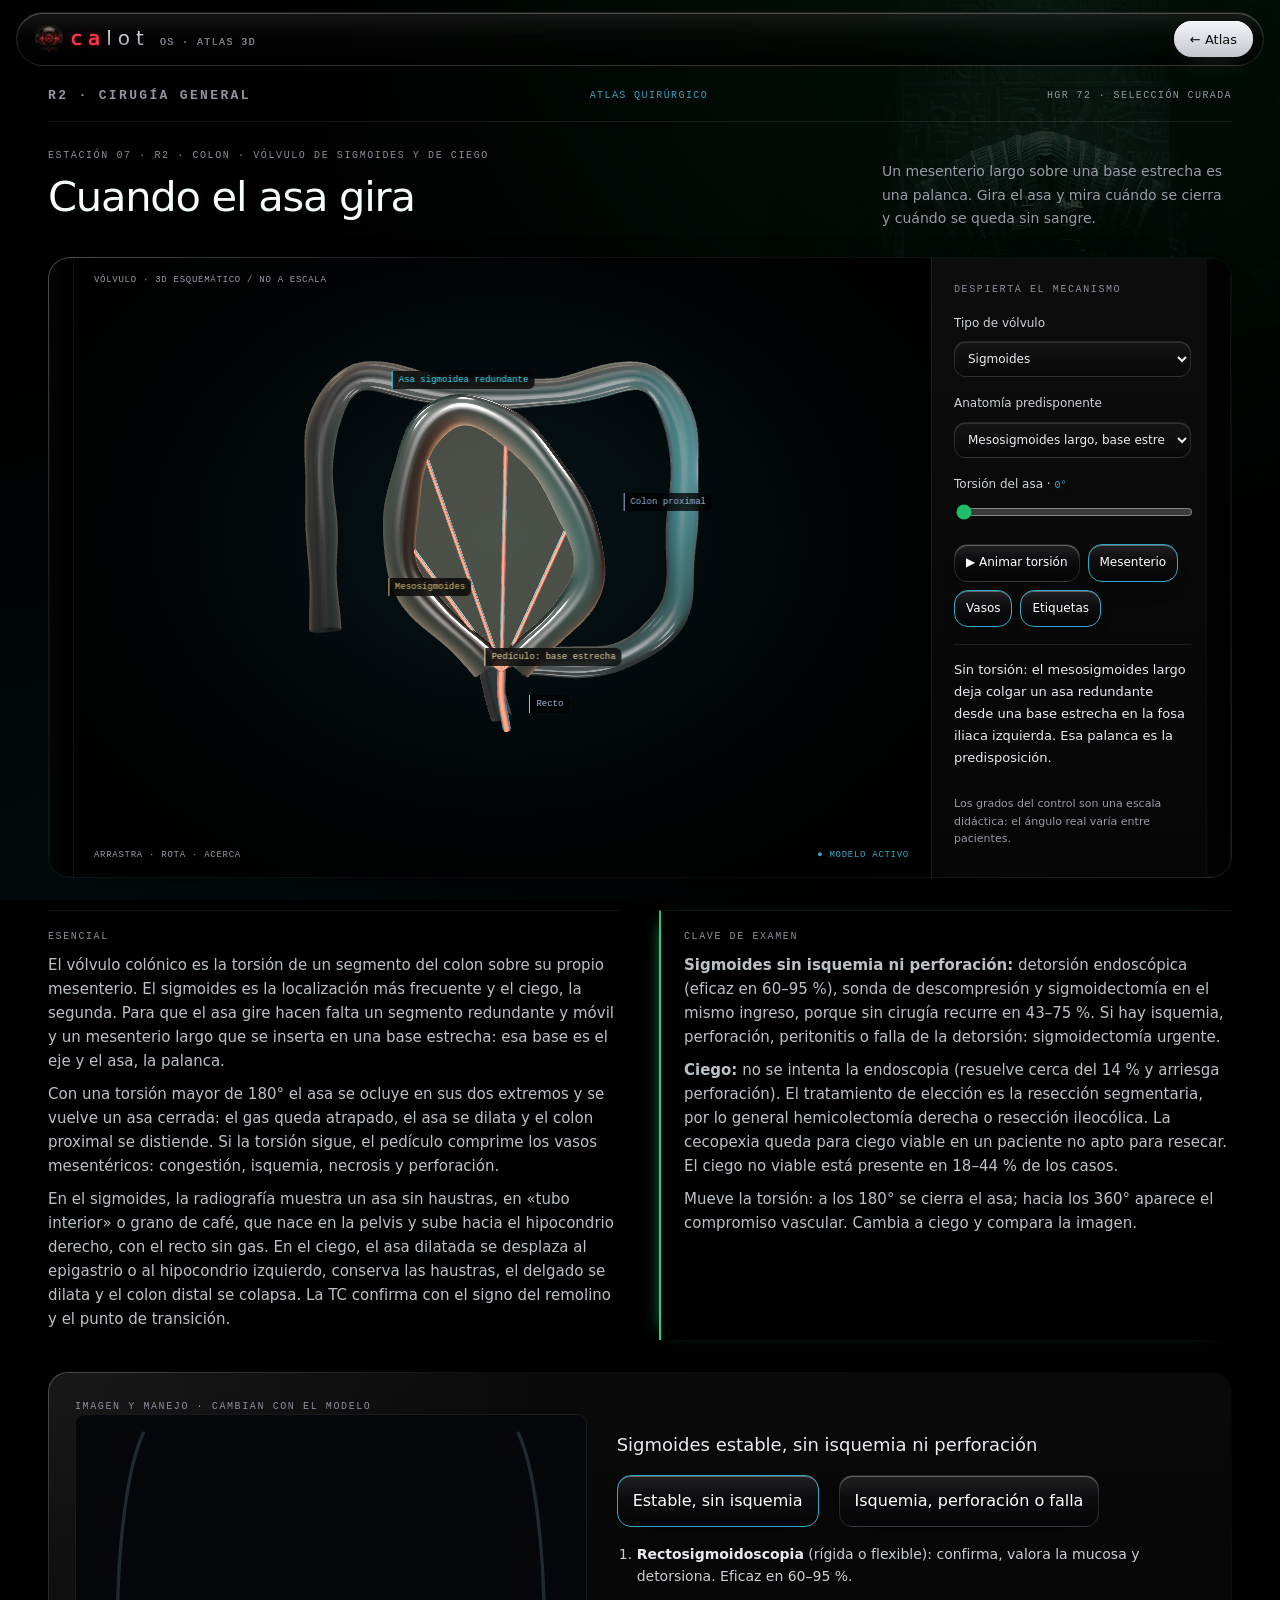
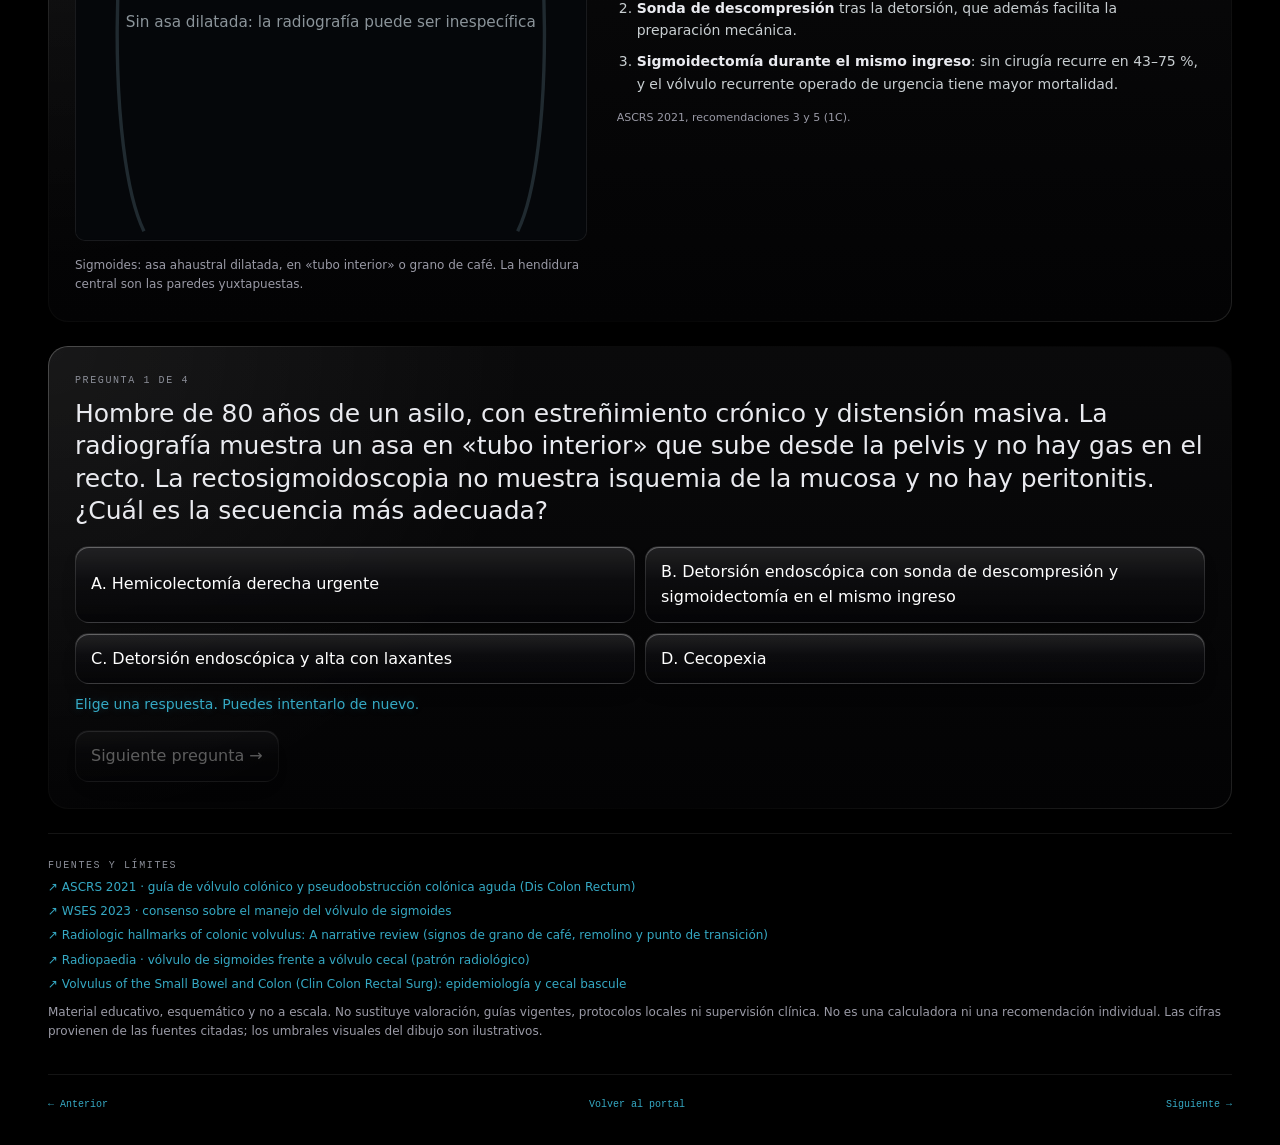
<file: atlas/07-volvulo.html>
<!doctype html><html lang="es"><head><meta charset="utf-8"><meta name="viewport" content="width=device-width,initial-scale=1"><link rel="icon" href="data:,"><title>Cuando el asa gira · Cirugía General R2</title><style>
:root{--bg:#050505;--stone:#0a0c10;--gold:#c9a45a;--light:#e8d5a3;--cyan:#3ee0ff;--ink:#e5e4df;--muted:#9ba4ab;--line:#343127;--red:#ef7169;--green:#8cd8b5;--serif:'Cinzel',Georgia,serif;--sans:'Source Sans 3',Arial,sans-serif;--mono:'JetBrains Mono',monospace}*{box-sizing:border-box}body{margin:0;background:var(--bg);color:var(--ink);font:16px/1.6 var(--sans)}body:before{content:'';position:fixed;inset:0;pointer-events:none;background:radial-gradient(ellipse at 85% 0,#18303920,transparent 50%);z-index:-1}a{color:var(--cyan);text-decoration:none}button,input,select,textarea{font:inherit}button,a,input,select{touch-action:manipulation}button{cursor:pointer}button:focus-visible,a:focus-visible,input:focus-visible,select:focus-visible,textarea:focus-visible{outline:2px solid var(--cyan);outline-offset:4px}button:disabled{opacity:.35;cursor:not-allowed}.wrap{max-width:1440px;margin:auto;padding:0 48px}.top{display:flex;align-items:center;justify-content:space-between;gap:20px;padding:22px 0 18px;border-bottom:1px solid var(--line);font:10px var(--mono);letter-spacing:.14em}.top .brand{font:600 18px var(--serif);letter-spacing:.22em;color:var(--light)}.top span{color:var(--muted)}.eyebrow{text-transform:uppercase;color:var(--gold);font:10px/1.5 var(--mono);letter-spacing:.16em}.intro{display:grid;grid-template-columns:1fr 350px;gap:30px;align-items:end;padding:26px 0}h1{font:500 clamp(27px,3.25vw,46px)/1.16 var(--serif);letter-spacing:-.03em;margin:10px 0}h2{font:500 25px/1.3 var(--serif);color:var(--light);margin:10px 0 18px}h3{font:500 18px/1.4 var(--serif);color:var(--light)}p{margin:9px 0}.dek{color:var(--muted);font-size:14px;line-height:1.7;margin:0}.stage-grid{display:grid;grid-template-columns:minmax(0,1fr) 300px;border:1px solid #6a5836;background:var(--stone);position:relative;box-shadow:0 0 45px #000,inset 0 0 0 5px #050505}.stage-grid:before,.stage-grid:after{content:'𓂀 𓆣 𓏏 𓊖 𓋹';position:absolute;top:0;bottom:0;z-index:4;writing-mode:vertical-rl;font:16px/1.6 Georgia;color:#8e713a66;pointer-events:none;padding:12px 2px;background:linear-gradient(90deg,#101217,#040505);border:1px solid #7a63383d;width:23px;letter-spacing:20px}.stage-grid:before{left:0}.stage-grid:after{right:0}.view{min-width:0;position:relative;background:radial-gradient(ellipse at 50% 50%,#112027 0,#090d12 45%,#030404 80%);margin-left:23px;overflow:hidden}.three{height:520px;position:relative;width:100%}.three canvas{width:100%;height:100%;display:block;touch-action:none}.view-top,.view-bottom{position:absolute;left:22px;right:22px;z-index:3;font:9px var(--mono);letter-spacing:.08em;color:var(--muted);pointer-events:none}.view-top{top:17px}.view-bottom{bottom:17px;display:flex;justify-content:space-between;gap:15px}.awake{color:var(--cyan);text-shadow:0 0 10px #3ee0ff99}.labels{position:absolute;inset:0;pointer-events:none}.label3{position:absolute;font:9px var(--mono);background:#05080cdd;border-left:1px solid currentColor;padding:4px 6px;white-space:nowrap;transform:translate(-50%,-50%);color:var(--cyan)}.controls{padding:24px 40px 20px 22px;border-left:1px solid var(--line);display:flex;flex-direction:column;gap:17px;background:linear-gradient(135deg,#0d1014,#070808)}label{display:block;color:#ced3d5;font-size:12px;margin-bottom:8px}select{width:100%;background:#10151b;color:var(--ink);border:1px solid #4c4738;padding:9px;font-size:12px;border-radius:2px}input[type=range]{width:100%;accent-color:var(--cyan);cursor:pointer}output{font:10px var(--mono);color:var(--cyan)}.status{border-top:1px solid var(--line);padding-top:14px;color:var(--light);font-size:13px;line-height:1.7;margin-top:auto;min-height:90px}.note{color:var(--muted);font-size:11px}.reading{display:grid;grid-template-columns:1fr 1fr;gap:38px;margin:32px 0}.reading article{border-top:1px solid var(--line);padding-top:18px}.reading p{color:#bac2c6;font-size:15px}.key{border-left:2px solid var(--gold);padding-left:23px}.quiz,.panel{border:1px solid var(--line);padding:26px;background:linear-gradient(145deg,#0b0e12,#060707);margin:24px 0}.quiz-options{display:grid;grid-template-columns:1fr 1fr;gap:10px}button,.btn{background:#0d1218;color:var(--ink);border:1px solid #39434a;padding:12px 15px;text-align:left;border-radius:2px;transition:border-color .2s,background .2s}button:hover,.btn:hover{border-color:var(--gold);background:#15191d}.correct{border-color:var(--green)!important;color:var(--green)!important}.wrong{border-color:var(--red)!important;color:var(--red)!important}.feedback{min-height:28px;font-size:14px;color:var(--cyan)}.sources{border-top:1px solid var(--line);padding:24px 0;color:var(--muted);font-size:12px}.sources a{display:block;margin:5px 0}.footer{display:flex;justify-content:space-between;border-top:1px solid var(--line);padding:24px 0 35px;gap:24px;font:10px var(--mono)}.hero{position:relative;min-height:475px;display:grid;grid-template-columns:1.2fr 1fr;align-items:center;gap:30px;overflow:hidden;border-bottom:1px solid #675334}.hero h1{font-size:clamp(42px,5.1vw,72px);max-width:700px;line-height:1.05}.hero em{font-style:normal;color:var(--light)}.hero .dek{max-width:550px}.hero-copy{z-index:3;padding:45px 0 50px}.hero-art{height:475px;position:relative;align-self:stretch;background:linear-gradient(90deg,#050505,transparent 22%,transparent 88%,#050505),url('egypt-ref.jpg') center 38%/cover;filter:saturate(.68)}.hero-art:after{content:'';position:absolute;inset:0;background:linear-gradient(0deg,#050505,transparent 35%,#05050522)}.hero-art:before{content:'𓂀 𓊖 𓋹';position:absolute;inset:16px 12px;border:1px solid #8c713d66;z-index:1;color:#c9a45a66;font:16px Georgia;padding:10px;letter-spacing:10px}.dust{position:absolute;inset:0;pointer-events:none;z-index:2}.dust i{position:absolute;bottom:-10px;background:var(--gold);border-radius:50%;box-shadow:0 0 9px #e8c66c;animation:rise 7s linear infinite}@keyframes rise{from{transform:translateY(0);opacity:0}15%{opacity:.7}to{transform:translateY(-360px) translateX(50px);opacity:0}}.route-label{margin:27px 0 15px;display:flex;justify-content:space-between;gap:15px}.index-grid{display:grid;grid-template-columns:repeat(3,1fr);gap:12px}.station-link{display:block;color:var(--ink);border:1px solid var(--line);padding:22px 24px;background:linear-gradient(135deg,#101318,#060707);position:relative;transition:.2s;min-height:170px}.station-link:before{content:'';position:absolute;left:0;top:20px;height:28px;width:2px;background:var(--gold)}.station-link:hover{transform:translateY(-3px);border-color:var(--gold)}.station-link .num{font:10px var(--mono);color:var(--cyan)}.station-link h3{margin:12px 0 8px}.station-link p{font-size:13px;color:var(--muted)}.resource-grid{display:grid;grid-template-columns:repeat(4,1fr);gap:12px}.resource-grid .station-link{min-height:185px}.pill{display:inline-block;font:9px var(--mono);color:var(--cyan);border:1px solid #255463;padding:5px 8px;margin:16px 10px 0 0}.ficha-layout{display:grid;grid-template-columns:200px minmax(0,1fr);gap:25px}.ficha-nav{display:flex;flex-direction:column;gap:7px}.ficha-nav button{font-size:12px;color:var(--muted);padding:13px}.ficha-nav button.active,.tabs button.active{color:var(--cyan);border-color:var(--cyan);background:#0c2029}.comparators{display:grid;grid-template-columns:repeat(3,1fr);gap:10px}.compare{border:1px solid var(--line);padding:17px;background:#0c1015}.compare h3{font-size:16px;margin:0 0 10px}.compare p{font-size:13px;color:#adb8bf}.compare strong{color:var(--cyan);font-weight:500}.compare.active{border-color:var(--cyan)}.ficha-visual{height:230px;border:1px solid #45402e;background:radial-gradient(ellipse,#101e26,#030505);margin:15px 0}.ficha-visual svg{width:100%;height:100%}.inline-controls{display:flex;gap:20px;align-items:center;flex-wrap:wrap;margin:16px 0}.inline-controls label{margin:0}.inline-controls select{width:auto;max-width:100%}.inline-controls input{width:220px}.ficha-case{border-left:2px solid var(--gold);padding-left:20px;margin:24px 0}.answer{padding:14px;background:#0c1c22;color:var(--cyan);margin-top:14px}.tabs{display:flex;gap:10px;flex-wrap:wrap;margin:16px 0 22px}.progress{display:flex;gap:9px;margin:16px 0}.progress span{height:3px;background:#293139;flex:1}.progress span.done{background:var(--cyan);box-shadow:0 0 10px #3ee0ff55}.case-layout{display:grid;grid-template-columns:260px 1fr;gap:30px}.case-side{border-right:1px solid var(--line);padding-right:26px}.case-side h2{font-size:22px}.case-side p{color:var(--muted);font-size:14px}.case-stage{font:70px var(--serif);color:#c9a45a66;line-height:1.2}.case-main{min-width:0}.case-main .quiz{margin-top:10px}.case-main .case-story{font-size:18px;line-height:1.7;color:#cbd1d4}textarea{display:block;width:100%;min-height:150px;background:#070b0f;color:var(--ink);border:1px solid #454b50;padding:16px;margin:15px 0;resize:vertical}.tree-shell{display:grid;grid-template-columns:280px 1fr;gap:25px}.tree-path{border-left:1px solid var(--gold);padding-left:20px}.tree-path div{font-size:13px;padding:12px 0;border-bottom:1px solid var(--line);color:var(--muted)}.tree-path div:last-child{color:var(--cyan)}.tree-main{min-height:340px}.tree-choices{display:grid;gap:12px}.tree-choices button{padding:17px}.tree-why{margin:20px 0;padding:17px;border-left:2px solid var(--cyan);background:#0c171c}.tree-why p{font-size:14px}.monitor{height:340px;position:relative;background:radial-gradient(ellipse,#0d1a22,#030505);border:1px solid #5a4e34}.monitor canvas{width:100%;height:100%}.night-grid{display:grid;grid-template-columns:1fr 330px;gap:25px}.night-clock{font:36px var(--mono);color:var(--cyan);margin:14px 0}.night-actions{display:flex;gap:10px;flex-wrap:wrap}.night-actions button{font-size:12px}.timeline-tags{display:flex;justify-content:space-between;font:9px var(--mono);color:var(--muted)}.timeline-tags span{max-width:100px}.hidden,[hidden]{display:none!important}.long-note{max-width:950px;color:var(--muted)}@media(max-width:960px){.wrap{padding:0 22px}.intro{grid-template-columns:1fr}.stage-grid{grid-template-columns:minmax(0,1fr) 260px}.controls{padding-left:15px;padding-right:35px}.resource-grid{grid-template-columns:1fr 1fr}.comparators{grid-template-columns:1fr 1fr}.hero h1{font-size:48px}.night-grid{grid-template-columns:1fr}.hero-art{height:480px}}@media(max-width:700px){.wrap{padding:0 17px}.top{font-size:8px}.top span{display:none}.top .brand{font-size:15px}.intro{padding:23px 0;gap:15px}.stage-grid{grid-template-columns:1fr}.three{height:460px}.view{margin-right:23px}.controls{margin:0 23px;border-left:0;border-top:1px solid var(--line);padding:22px}.stage-grid:after{height:460px;bottom:auto}.stage-grid:before{height:460px;bottom:auto}.reading,.case-layout,.tree-shell,.ficha-layout{grid-template-columns:1fr}.reading{gap:20px}.index-grid{grid-template-columns:1fr 1fr}.hero{display:block}.hero-copy{padding:35px 0;max-width:82%}.hero-art{position:absolute;right:-70px;top:0;width:65%;height:100%;opacity:.35}.hero h1{font-size:44px}.ficha-nav{display:grid;grid-template-columns:1fr 1fr}.comparators{grid-template-columns:1fr}.quiz-options{grid-template-columns:1fr}.case-side{border-right:0;border-bottom:1px solid var(--line);padding-bottom:20px}.case-stage{font-size:40px}.tree-path{display:flex;gap:15px;overflow:auto}.tree-path div{min-width:120px}.quiz,.panel{padding:20px}.footer{font-size:9px;gap:10px}.label3{font-size:8px}.night-grid{gap:12px}.view-top{font-size:8px}}@media(max-width:420px){.index-grid,.resource-grid{grid-template-columns:1fr}.three{height:420px}.stage-grid:before,.stage-grid:after{height:420px}.hero-copy{max-width:95%}.hero h1{font-size:38px}}@media(prefers-reduced-motion:reduce){*{animation:none!important;transition:none!important}}

/* Carved vector inlay: no platform-dependent hieroglyph glyphs. */
.stage-grid:before,.stage-grid:after{content:"";background-color:#090b0e;background-image:url("data:image/svg+xml,%3Csvg%20xmlns%3D%22http%3A%2F%2Fwww.w3.org%2F2000%2Fsvg%22%20width%3D%2223%22%20height%3D%22142%22%20viewBox%3D%220%200%2023%20142%22%3E%3Cg%20fill%3D%22none%22%20stroke%3D%22%23ad8b48%22%20stroke-opacity%3D%22.48%22%20stroke-width%3D%22.7%22%3E%3Cpath%20d%3D%22M3%202h17v136H3zM5%2036h13M5%2070h13M5%20105h13M5%20138h13%22%2F%3E%3Cpath%20d%3D%22M6%2015q5-7%2011%200-6%205-11%200m5-3v6m-5-2%204%206%205-2M9%2029h6%22%2F%3E%3Cpath%20d%3D%22M11%2044v19m-5-12h11m-6-8c-6%200-6%208%200%208s6-8%200-8M7%2065h8%22%2F%3E%3Cpath%20d%3D%22M7%2079q5-6%209%200v12q-5%207-9%200zm4-4v22m-5-13h12m-12%206h12M8%2099h7%22%2F%3E%3Cpath%20d%3D%22M6%20116l5-7%206%207-6%2010zm0%2013h11m-8-4v4m5-4v4%22%2F%3E%3C%2Fg%3E%3C%2Fsvg%3E");background-repeat:repeat-y;background-position:center top;letter-spacing:0;padding:0}.hero-art:before{content:"";background:linear-gradient(90deg,#c9a45a12,transparent 5%,transparent 95%,#c9a45a12)}

.tgl{display:flex;flex-wrap:wrap;gap:8px}.tgl button{padding:8px 11px;font-size:12px}button[aria-pressed=true]{border-color:#35a9c4!important;color:#fff}
.two{display:grid;grid-template-columns:minmax(0,1fr) minmax(0,1.15fr);gap:30px;align-items:start}.xray{margin:0}.xray svg{width:100%;height:auto;background:#05070a;border:1px solid var(--line);border-radius:10px}.xray figcaption{font-size:12px;color:var(--muted);margin-top:8px}
.mg{padding-left:20px;margin:14px 0}.mg li{margin:9px 0;color:#c8ced1;font-size:14px}.mg li b{color:var(--light)}
@media(max-width:900px){.two{grid-template-columns:1fr}}</style><link rel="stylesheet" href="nous-skin.css"></head><body><div class="wrap"><header><nav class="top"><a class="brand" href="index.html">R2 · CIRUGÍA GENERAL</a><a href="index.html">ATLAS QUIRÚRGICO</a><span>HGR 72 · SELECCIÓN CURADA</span></nav><div class="intro"><div><div class="eyebrow">ESTACIÓN 07 · R2 · Colon · vólvulo de sigmoides y de ciego</div><h1>Cuando el asa gira</h1></div><p class="dek">Un mesenterio largo sobre una base estrecha es una palanca. Gira el asa y mira cuándo se cierra y cuándo se queda sin sangre.</p></div></header><main>
<section class="stage-grid"><div class="view"><div class="view-top">VÓLVULO · 3D ESQUEMÁTICO / NO A ESCALA</div><div class="three" id="visual" role="img" aria-label="Modelo 3D de un vólvulo de colon: mesenterio, torsión, asa cerrada y compromiso vascular"></div><div class="view-bottom"><span>ARRASTRA · ROTA · ACERCA</span><span class="awake">● MODELO ACTIVO</span></div></div>
<aside class="controls"><div class="eyebrow">Despierta el mecanismo</div>
<div class="control"><label for="mode">Tipo de vólvulo</label><select id="mode"><option value="sig">Sigmoides</option><option value="cec">Ciego</option></select></div>
<div class="control"><label for="anat">Anatomía predisponente</label><select id="anat"></select></div>
<div class="control"><label for="theta">Torsión del asa · <output id="out-theta" for="theta">0°</output></label><input id="theta" type="range" min="0" max="540" step="5" value="0"></div>
<div class="tgl"><button id="play">▶ Animar torsión</button><button id="b-mes" aria-pressed="true">Mesenterio</button><button id="b-vas" aria-pressed="true">Vasos</button><button id="b-lab" aria-pressed="true">Etiquetas</button></div>
<div class="status" id="status" aria-live="polite"></div><p class="note">Los grados del control son una escala didáctica: el ángulo real varía entre pacientes.</p></aside></section>
<section class="reading"><article><div class="eyebrow">Esencial</div>
<p>El vólvulo colónico es la torsión de un segmento del colon sobre su propio mesenterio. El sigmoides es la localización más frecuente y el ciego, la segunda. Para que el asa gire hacen falta un segmento redundante y móvil y un mesenterio largo que se inserta en una base estrecha: esa base es el eje y el asa, la palanca.</p>
<p>Con una torsión mayor de 180° el asa se ocluye en sus dos extremos y se vuelve un asa cerrada: el gas queda atrapado, el asa se dilata y el colon proximal se distiende. Si la torsión sigue, el pedículo comprime los vasos mesentéricos: congestión, isquemia, necrosis y perforación.</p>
<p>En el sigmoides, la radiografía muestra un asa sin haustras, en «tubo interior» o grano de café, que nace en la pelvis y sube hacia el hipocondrio derecho, con el recto sin gas. En el ciego, el asa dilatada se desplaza al epigastrio o al hipocondrio izquierdo, conserva las haustras, el delgado se dilata y el colon distal se colapsa. La TC confirma con el signo del remolino y el punto de transición.</p></article>
<article class="key"><div class="eyebrow">Clave de examen</div>
<p><strong>Sigmoides sin isquemia ni perforación:</strong> detorsión endoscópica (eficaz en 60–95 %), sonda de descompresión y sigmoidectomía en el mismo ingreso, porque sin cirugía recurre en 43–75 %. Si hay isquemia, perforación, peritonitis o falla de la detorsión: sigmoidectomía urgente.</p>
<p><strong>Ciego:</strong> no se intenta la endoscopia (resuelve cerca del 14 % y arriesga perforación). El tratamiento de elección es la resección segmentaria, por lo general hemicolectomía derecha o resección ileocólica. La cecopexia queda para ciego viable en un paciente no apto para resecar. El ciego no viable está presente en 18–44 % de los casos.</p>
<p>Mueve la torsión: a los 180° se cierra el asa; hacia los 360° aparece el compromiso vascular. Cambia a ciego y compara la imagen.</p></article></section>
<section class="panel"><div class="eyebrow">Imagen y manejo · cambian con el modelo</div>
<div class="two"><figure class="xray"><svg id="xray" viewBox="0 0 300 250" role="img" aria-label="Esquema de radiografía simple de abdomen"></svg><figcaption id="xcap"></figcaption></figure>
<div><h3 id="mg-title"></h3><div class="inline-controls"><button id="c-est" aria-pressed="true">Estable, sin isquemia</button><button id="c-isq" aria-pressed="false">Isquemia, perforación o falla</button></div><ol class="mg" id="mg"></ol><p class="note" id="mg-note"></p></div></div></section>
<section class="quiz" id="quiz"><div id="quiz-body"></div></section>
<section class="sources"><div class="eyebrow">Fuentes y límites</div><a target="_blank" rel="noopener" href="https://journals.lww.com/dcrjournal/Fulltext/2021/09000/The_American_Society_of_Colon_and_Rectal_Surgeons.5.aspx">↗ ASCRS 2021 · guía de vólvulo colónico y pseudoobstrucción colónica aguda (Dis Colon Rectum)</a><a target="_blank" rel="noopener" href="https://link.springer.com/article/10.1186/s13017-023-00502-x">↗ WSES 2023 · consenso sobre el manejo del vólvulo de sigmoides</a><a target="_blank" rel="noopener" href="https://pmc.ncbi.nlm.nih.gov/articles/PMC13070628/">↗ Radiologic hallmarks of colonic volvulus: A narrative review (signos de grano de café, remolino y punto de transición)</a><a target="_blank" rel="noopener" href="https://radiopaedia.org/articles/sigmoid-volvulus-vs-caecal-volvulus-1">↗ Radiopaedia · vólvulo de sigmoides frente a vólvulo cecal (patrón radiológico)</a><a target="_blank" rel="noopener" href="https://pmc.ncbi.nlm.nih.gov/articles/PMC5179272/">↗ Volvulus of the Small Bowel and Colon (Clin Colon Rectal Surg): epidemiología y cecal bascule</a><p>Material educativo, esquemático y no a escala. No sustituye valoración, guías vigentes, protocolos locales ni supervisión clínica. No es una calculadora ni una recomendación individual. Las cifras provienen de las fuentes citadas; los umbrales visuales del dibujo son ilustrativos.</p></section>
<nav class="footer"><a href="06-erge-union.html">← Anterior</a><a href="index.html">Volver al portal</a><a href="08-fuga-anastomotica.html">Siguiente →</a></nav></main></div>
<script type="importmap">{"imports":{"three":"../vendor/three/three.module.min.js","three/addons/":"../vendor/three/addons/"}}</script>
<script type="module">const CAT_ID="3d-volvulo",TOTAL_STEPS=5;

const $=id=>document.getElementById(id);
const reduced=matchMedia('(prefers-reduced-motion: reduce)').matches;
window.__events=[];window.__ready=false;
const _sent=new Set();
function emit(event,extra){
  const msg=Object.assign({source:'calot-atlas',v:1,id:CAT_ID,event:event},extra||{});
  window.__events.push(msg);
  try{ window.parent !== window && window.parent.postMessage(msg,'*'); }catch(e){}
}
function step(n){ if(_sent.has(n))return; _sent.add(n); emit('step',{step:n,total:TOTAL_STEPS}); const el=document.querySelector('.progress span:nth-child('+n+')'); if(el)el.classList.add('done'); }
let _done=false;
function complete(score){ if(_done)return; _done=true; emit('complete',{step:TOTAL_STEPS,total:TOTAL_STEPS,score:Math.round(score*100)/100}); }
emit('open');
/* Quiz: una pregunta a la vez; acierto a la primera cuenta para el puntaje */
function runQuiz(QUIZ,onDone){
  let i=0,first=0,tried=false;
  const host=$('quiz-body');
  function render(){
    const q=QUIZ[i];tried=false;
    host.innerHTML='<div class="eyebrow">Pregunta '+(i+1)+' de '+QUIZ.length+'</div><h2>'+q.q+'</h2><div class="quiz-options" id="qopts"></div><p class="feedback" id="qfb" aria-live="polite">Elige una respuesta. Puedes intentarlo de nuevo.</p><button id="qnext" disabled>'+(i<QUIZ.length-1?'Siguiente pregunta →':'Terminar')+'</button>';
    const box=$('qopts');
    q.options.forEach((o,k)=>{const b=document.createElement('button');b.textContent=String.fromCharCode(65+k)+'. '+o;b.addEventListener('click',()=>{
      const ok=k===q.answer;
      box.querySelectorAll('button').forEach(e=>e.classList.remove('correct','wrong'));
      b.classList.add(ok?'correct':'wrong');
      if(ok&&!tried)first++;
      tried=true;
      $('qfb').textContent=(ok?'Correcto. ':'No todavía. ')+q.explain;
      if(ok){$('qnext').disabled=false;}
      window.__quiz={i,ok,first};
    });box.appendChild(b);});
    $('qnext').addEventListener('click',()=>{ if(i<QUIZ.length-1){i++;render();} else { host.innerHTML='<div class="eyebrow">Reactivos completos</div><h2>Aciertos a la primera: '+first+' / '+QUIZ.length+'</h2><p class="feedback">Puedes volver a explorar el modelo; los reactivos quedan resueltos.</p>'; window.__quizDone=first/QUIZ.length; onDone(first/QUIZ.length);} });
  }
  render();
}


const QUIZ=[
{q:'Hombre de 80 años de un asilo, con estreñimiento crónico y distensión masiva. La radiografía muestra un asa en «tubo interior» que sube desde la pelvis y no hay gas en el recto. La rectosigmoidoscopia no muestra isquemia de la mucosa y no hay peritonitis. ¿Cuál es la secuencia más adecuada?',
 options:['Hemicolectomía derecha urgente','Detorsión endoscópica con sonda de descompresión y sigmoidectomía en el mismo ingreso','Detorsión endoscópica y alta con laxantes','Cecopexia'],answer:1,
 explain:'Es un vólvulo de sigmoides sin datos de gravedad: la detorsión funciona en 60–95 %, pero sin cirugía recurre en 43–75 %. Por eso se programa la sigmoidectomía durante el mismo ingreso (ASCRS 2021).'},
{q:'TC de un adulto con dolor y distensión: ciego dilatado en el hipocondrio izquierdo con signo del remolino. Está estable y no hay peritonitis. ¿Qué haces?',
 options:['Colonoscopia descompresiva','Enema con bario','Resección segmentaria: hemicolectomía derecha o resección ileocólica','Cecostomía'],answer:2,
 explain:'En el ciego la endoscopia resuelve cerca del 14 % y arriesga perforación. El tratamiento preferido es la resección segmentaria; la cecopexia o la cecostomía quedan para casos muy selectos (ASCRS 2021).'},
{q:'¿Qué hallazgo en un vólvulo de sigmoides contraindica la detorsión endoscópica y obliga a sigmoidectomía urgente?',
 options:['Isquemia o gangrena de la mucosa, perforación o peritonitis','Edad mayor de 70 años','Que sea el primer episodio','Que el recto no tenga gas'],answer:0,
 explain:'La endoscopia es la primera línea solo si no hay isquemia ni perforación. Con gangrena, perforación, peritonitis, choque o falla de la detorsión se opera de urgencia.'},
{q:'¿Qué dato de imagen orienta a vólvulo de ciego y no de sigmoides?',
 options:['Asa sin haustras que nace en la pelvis','Ápex del asa dirigido al hipocondrio derecho','Recto sin gas','Asa dilatada con haustras en el hipocondrio izquierdo, delgado dilatado y colon distal colapsado'],answer:3,
 explain:'El sigmoides forma un asa ahaustral que nace en la pelvis y sube hacia el hipocondrio derecho. El ciego se desplaza al epigastrio o al hipocondrio izquierdo, conserva las haustras y el delgado se distiende.'}
];
runQuiz(QUIZ,s=>complete(s));

const state={mode:'sig',anat:'largo',theta:0,mes:true,vas:true,lab:true,cond:'est'};
const clamp=(x,a,b)=>Math.min(b,Math.max(a,x)),smooth=u=>{u=clamp(u,0,1);return u*u*(3-2*u)};
const ANAT={sig:[['largo','Mesosigmoides largo, base estrecha'],['corto','Mesosigmoides corto, base ancha']],cec:[['largo','Ciego móvil, sin fijación'],['corto','Ciego fijado al retroperitoneo']]};
function fillAnat(){const s=$('anat');s.innerHTML=ANAT[state.mode].map(a=>'<option value="'+a[0]+'">'+a[1]+'</option>').join('');s.value=state.anat;}
fillAnat();

function dil(){return clamp((state.theta-180)/180,0,1);}
function vc(){return clamp((state.theta-360)/180,0,1);}

const STATUS={
 sig:{largo:['Sin torsión: el mesosigmoides largo deja colgar un asa redundante desde una base estrecha en la fosa iliaca izquierda. Esa palanca es la predisposición.','Torsión parcial (hasta 180°): puede ser fisiológica y resolverse sola. El asa todavía no está cerrada.','Asa cerrada: la torsión ocluye ambas extremidades en el pedículo. El gas queda atrapado, el asa se dilata y el colon proximal se distiende. El recto queda sin gas.','Compromiso vascular: el pedículo comprime venas y arterias. Congestión, isquemia, necrosis y perforación. Aquí cambia el manejo: cirugía urgente.'],
  corto:['Mesosigmoides corto de base ancha: el asa no tiene brazo de palanca y gira mucho menos. Es la anatomía que protege.']},
 cec:{largo:['Ciego móvil, sin fijación retroperitoneal: puede girar sobre su mesenterio ileocólico.','Torsión parcial del ciego y del íleon terminal sobre el eje ileocólico. Aún sin asa cerrada.','Asa cerrada: ciego y colon ascendente proximal dilatados, el delgado se distiende y el colon distal se colapsa. El ciego migra hacia el epigastrio y el hipocondrio izquierdo.','Compromiso vascular del ciego: congestión e isquemia. El ciego no viable se encuentra en 18–44 % de los casos; no se intenta la endoscopia.'],
  corto:['Ciego fijado al retroperitoneo: no hay eje móvil y el ciego casi no gira. La fijación completa es protectora.']}};
function statusTxt(){const a=STATUS[state.mode][state.anat];if(a.length===1)return a[0];const th=state.theta;return th===0?a[0]:th<=180?a[1]:th<360?a[2]:a[3];}

/* ---------- radiografía esquemática ---------- */
function xray(){
  const d=dil(),th=state.theta;let s='';
  const bg='<rect width="300" height="250" fill="#05070a"/><path d="M40 10c-20 40-22 190 0 235M260 10c20 40 22 190 0 235" stroke="#202a30" fill="none" stroke-width="2"/>';
  if(state.mode==='sig'){
    const rx=34+46*d,ry=48+62*d;
    if(th<=180||state.anat==='corto'){s=bg+'<text x="150" y="125" fill="#8b949a" font-size="9" text-anchor="middle">Sin asa dilatada: la radiografía puede ser inespecífica</text>';}
    else{
      s=bg+'<g transform="rotate(14 150 135)"><ellipse cx="150" cy="130" rx="'+rx+'" ry="'+ry+'" fill="#0e1216" stroke="#d3dadd" stroke-width="3"/><path d="M150 '+(130+ry)+'V'+(130-ry*.55)+'" stroke="#d3dadd" stroke-width="4"/></g>'+
      '<text x="150" y="26" fill="#9bd" font-size="9" text-anchor="middle">Grano de café / tubo interior: sin haustras</text><text x="150" y="238" fill="#8b949a" font-size="8" text-anchor="middle">nace en la pelvis · ápex hacia el hipocondrio derecho · recto sin gas</text>';
    }
    $('xcap').textContent='Sigmoides: asa ahaustral dilatada, en «tubo interior» o grano de café. La hendidura central son las paredes yuxtapuestas.';
  }else{
    const rx=28+34*d,ry=38+40*d;
    if(th<=180||state.anat==='corto'){s=bg+'<text x="150" y="125" fill="#8b949a" font-size="9" text-anchor="middle">Sin ciego desplazado: la radiografía puede ser inespecífica</text>';}
    else{
      let h='';for(let k=0;k<5;k++){const y=130-ry+12+k*(ry*2-24)/4;h+='<path d="M'+(215-rx*.9)+' '+y+'h'+(rx*.55)+'" stroke="#9aa5ab" stroke-width="1.5"/>';}
      let sb='';for(let k=0;k<4;k++){sb+='<path d="M70 '+(70+k*34)+'q40 -18 80 0" fill="none" stroke="#d3dadd" stroke-width="2.4"/><path d="M82 '+(70+k*34)+'v-5m14 6v-6m14 6v-6m14 5v-5m14 3v-4" stroke="#6f7b82" stroke-width="1.3"/>';}
      s=bg+sb+'<g transform="rotate(18 215 130)"><ellipse cx="215" cy="130" rx="'+rx+'" ry="'+ry+'" fill="#0e1216" stroke="#d3dadd" stroke-width="3"/>'+h+'</g>'+
      '<text x="150" y="26" fill="#9bd" font-size="9" text-anchor="middle">Ciego dilatado con haustras · hipocondrio izq.</text><text x="150" y="238" fill="#8b949a" font-size="8" text-anchor="middle">delgado dilatado · colon distal colapsado · nivel hidroaéreo único</text>';
    }
    $('xcap').textContent='Ciego: ciego dilatado y desplazado al epigastrio o hipocondrio izquierdo, haustras conservadas, delgado dilatado y colon distal sin gas.';
  }
  $('xray').innerHTML=s;
}

/* ---------- manejo ---------- */
const MG={
 sig:{est:{t:'Sigmoides estable, sin isquemia ni perforación',steps:['<b>Rectosigmoidoscopia</b> (rígida o flexible): confirma, valora la mucosa y detorsiona. Eficaz en 60–95 %.','<b>Sonda de descompresión</b> tras la detorsión, que además facilita la preparación mecánica.','<b>Sigmoidectomía durante el mismo ingreso</b>: sin cirugía recurre en 43–75 %, y el vólvulo recurrente operado de urgencia tiene mayor mortalidad.'],n:'ASCRS 2021, recomendaciones 3 y 5 (1C).'},
  isq:{t:'Sigmoides con isquemia, perforación, peritonitis o falla de detorsión',steps:['<b>No detorsionar por endoscopia</b> si hay signos de isquemia o perforación.','<b>Sigmoidectomía urgente</b>; la detorsión manual intraoperatoria ayuda a dividir el mesenterio.','Anastomosis primaria, colostomía terminal o anastomosis derivada: se individualiza según estado clínico, salud del colon restante y comorbilidad.'],n:'ASCRS 2021, recomendación 4 (1C).'}},
 cec:{est:{t:'Ciego viable y paciente estable',steps:['<b>No se recomienda la reducción endoscópica</b>: éxito cercano al 14 % y riesgo de perforación; retrasa la cirugía.','<b>Resección segmentaria</b> (hemicolectomía derecha o resección ileocólica) con anastomosis cuando es apropiado: es el tratamiento preferido.','<b>Cecopexia</b> o detorsión sola: solo si el intestino es viable y el paciente no es apto para resecar (recurrencia histórica cercana al 13 %).'],n:'ASCRS 2021, recomendaciones 8–10.'},
  isq:{t:'Ciego no viable, perforado o paciente de alto riesgo',steps:['<b>Resección del segmento no viable</b>: no se destuerce un ciego gangrenoso antes de resecar.','Considera <b>resección con estoma terminal</b> en alto riesgo o intestino no viable, en lugar de anastomosis primaria.','El ciego no viable o gangrenoso aparece en 18–44 % de los casos y eleva la mortalidad.'],n:'ASCRS 2021, recomendaciones 9–10 y texto.'}}};
function mgmt(){const m=MG[state.mode][state.cond];$('mg-title').textContent=m.t;$('mg').innerHTML=m.steps.map(s=>'<li>'+s+'</li>').join('');$('mg-note').textContent=m.n;$('c-est').setAttribute('aria-pressed',state.cond==='est');$('c-isq').setAttribute('aria-pressed',state.cond==='isq');}

function refreshUI(){
  $('out-theta').textContent=state.theta+'°';$('status').textContent=statusTxt();xray();mgmt();
  const th=state.theta;if(th>180&&state.anat==='largo')step(2);if(th>=360&&state.anat==='largo')step(3);
}
$('mode').addEventListener('change',e=>{state.mode=e.target.value;state.anat='largo';fillAnat();if(state.mode==='cec')step(4);state.cond='est';sync();});
$('anat').addEventListener('change',e=>{state.anat=e.target.value;step(1);sync();});
$('theta').addEventListener('input',e=>{state.theta=+e.target.value;sync();});
const tg=(id,k)=>$(id).addEventListener('click',()=>{state[k]=!state[k];$(id).setAttribute('aria-pressed',state[k]);sync();});
tg('b-mes','mes');tg('b-vas','vas');tg('b-lab','lab');
$('c-est').addEventListener('click',()=>{state.cond='est';step(5);refreshUI();});
$('c-isq').addEventListener('click',()=>{state.cond='isq';step(5);refreshUI();});
let anim=null;
$('play').addEventListener('click',()=>{
  if(reduced){state.theta=360;$('theta').value=360;sync();return;}
  if(anim){cancelAnimationFrame(anim);anim=null;$('play').textContent='▶ Animar torsión';return;}
  if(state.theta>=540){state.theta=0;}
  $('play').textContent='❚❚ Pausar';let last=performance.now();
  const tick=t=>{const dt=(t-last)/1000;last=t;state.theta=Math.min(540,Math.round(state.theta+dt*80));$('theta').value=state.theta;sync();if(state.theta>=540){anim=null;$('play').textContent='▶ Animar torsión';}else anim=requestAnimationFrame(tick);};
  anim=requestAnimationFrame(tick);
});
let rebuild=()=>{};
function sync(){refreshUI();rebuild();}
refreshUI();

/* ---------- 3D ---------- */
let T,OrbitControls,RoomEnvironment;
try{
  T=await import('three');({OrbitControls}=await import('three/addons/controls/OrbitControls.js'));({RoomEnvironment}=await import('three/addons/environments/RoomEnvironment.js'));
  spatial();
}catch(e){$('visual').innerHTML='<div class="panel">No se pudo cargar el modelo 3D (requiere WebGL). El texto, la imagen y los reactivos siguen funcionando.</div>';window.__loadFailure=String(e);}
function spatial(){
const host=$('visual'),scene=new T.Scene(),camera=new T.PerspectiveCamera(37,host.clientWidth/host.clientHeight,.1,100);
camera.position.set(0,.4,14.5);
const renderer=new T.WebGLRenderer({antialias:true,alpha:true,preserveDrawingBuffer:true});
renderer.setPixelRatio(Math.min(devicePixelRatio,2));renderer.setSize(host.clientWidth,host.clientHeight);renderer.toneMapping=T.ACESFilmicToneMapping;renderer.toneMappingExposure=1.12;host.appendChild(renderer.domElement);
const pm=new T.PMREMGenerator(renderer);scene.environment=pm.fromScene(new RoomEnvironment(),.04).texture;
const key=new T.DirectionalLight(0xffe5ba,3.2);key.position.set(-4,6,8);scene.add(key);
const rim=new T.PointLight(0x3ee0ff,60);rim.position.set(5,1,-3);scene.add(rim);scene.add(new T.AmbientLight(0xaac5dc,.7));
const orbit=new OrbitControls(camera,renderer.domElement);orbit.enableDamping=true;orbit.minDistance=7;orbit.maxDistance=24;orbit.target.set(0,0,0);orbit.update();
const dyn=new T.Group();scene.add(dyn);
const labelHost=document.createElement('div');labelHost.className='labels';host.appendChild(labelHost);
let tags=[];
const HEALTHY=new T.Color(0xc69a82),CONG=new T.Color(0x7b3f78),NECR=new T.Color(0x2d2a31),PALE=new T.Color(0xb9b0a6);
function bowelColor(v){const c=HEALTHY.clone();if(v<=0)return c;if(v<.5)return c.lerp(CONG,v*2);return CONG.clone().lerp(NECR,(v-.5)*2);}
function mat(opts){return new T.MeshPhysicalMaterial(Object.assign({roughness:.42,metalness:.05,clearcoat:.5,side:T.DoubleSide},opts));}
function add(geo,m){const o=new T.Mesh(geo,m);dyn.add(o);return o;}
function tubeGeo(pts,rf,cf,seg=170,rad=14){
  const curve=new T.CatmullRomCurve3(pts);const fr=curve.computeFrenetFrames(seg,false);
  const pos=[],nor=[],col=[],idx=[];
  for(let i=0;i<=seg;i++){const t=i/seg,p=curve.getPointAt(t),N=fr.normals[i],B=fr.binormals[i],r=rf(t),c=cf(t);
    for(let j=0;j<=rad;j++){const a=j/rad*Math.PI*2,cx=Math.cos(a),sy=Math.sin(a);const nx=N.x*cx+B.x*sy,ny=N.y*cx+B.y*sy,nz=N.z*cx+B.z*sy;pos.push(p.x+r*nx,p.y+r*ny,p.z+r*nz);nor.push(nx,ny,nz);col.push(c.r,c.g,c.b);}}
  for(let i=0;i<seg;i++)for(let j=0;j<rad;j++){const a=i*(rad+1)+j,b=(i+1)*(rad+1)+j;idx.push(a,b,a+1,b,b+1,a+1);}
  const g=new T.BufferGeometry();g.setAttribute('position',new T.Float32BufferAttribute(pos,3));g.setAttribute('normal',new T.Float32BufferAttribute(nor,3));g.setAttribute('color',new T.Float32BufferAttribute(col,3));g.setIndex(idx);return g;}
const V=(x,y,z=0)=>new T.Vector3(x,y,z);
function tag(text,p,color='#3ee0ff'){const el=document.createElement('span');el.className='label3';el.textContent=text;el.style.color=color;labelHost.appendChild(el);tags.push({el,p:p.clone()});}
function clearDyn(){while(dyn.children.length){const o=dyn.children.pop();o.geometry&&o.geometry.dispose();o.material&&o.material.dispose();}tags=[];labelHost.innerHTML='';}

function params(){
  const th=state.theta,lar=state.anat==='largo';
  if(state.mode==='sig')return {H:lar?4.5:1.7,W:lar?1.7:1.5,b:lar?.26:1.1,lean:lar?-.7:0,eff:lar?1:.3,root:V(0,-2.7,.3)};
  const m=lar?smooth(th/420):0;
  return {H:1.25+3.3*m,W:.9+.5*m,b:.28,lean:5.1*m,eff:lar?1:.3,root:V(-3.3,-2.3,.3)};
}
function twistAt(p,P){const u=clamp(p.y/(P.H*1.04),0,1),a=state.theta*P.eff*Math.PI/180*smooth(u),c=Math.cos(a),s=Math.sin(a);return V(p.x*c+p.z*s,p.y,-p.x*s+p.z*c);}
function place(p,P,yref,sc){const q=twistAt(p,P),u=clamp(yref/(P.H*1.04),0,1);q.x+=P.lean*u*u*sc;return q.add(P.root);}
function loopRaw(P,n=170){
  const U=[0,.38,.92,1.04,.92,.38,0],X=[-P.b,-P.W,-P.W*.55,0,P.W*.55,P.W,P.b];
  const pts=U.map((u,i)=>V(X[i],P.H*u));
  const c=new T.CatmullRomCurve3(pts);const out=[];for(let i=0;i<=n;i++)out.push(c.getPointAt(i/n));return out;}

rebuild=function(){
  clearDyn();const P=params(),d=dil(),v=vc(),sig=state.mode==='sig',th=state.theta;
  const raw=loopRaw(P),tw=raw.map(p=>place(p,P,p.y,1));
  /* colon de referencia */
  const fr=sig?[V(-3.3,-2.1),V(-3.35,-.5),V(-3.3,1.8),V(-2.7,2.6),V(-1,2.35),V(1,2.35),V(2.7,2.6),V(3.3,1.8),V(3.35,-.5),V(3.2,-1.8),V(2.2,-2.6),V(P.root.x+P.b+.1,P.root.y,0)]
              :[V(P.root.x-P.b,P.root.y),V(-3.45,-.5),V(-3.3,1.8),V(-2.7,2.6),V(-1,2.35),V(1,2.35),V(2.7,2.6),V(3.3,1.8),V(3.35,-.5),V(3.2,-1.8),V(2.2,-2.6),V(.5,-3.2),V(0,-3.75)];
  const rf=sig?.27+.2*d:.12;
  add(tubeGeo(fr,t=>rf*(1+.08*Math.cos(t*60)),()=>PALE.clone().lerp(HEALTHY,.5),150),mat({vertexColors:true,transparent:true,opacity:.55,depthWrite:false}));
  if(sig){add(tubeGeo([V(P.root.x-P.b,P.root.y),V(-.1,P.root.y-.7),V(0,-3.75)],()=>.2,()=>PALE.clone().lerp(HEALTHY,.5),30),mat({vertexColors:true,transparent:true,opacity:.55,depthWrite:false}));}
  /* delgado en el vólvulo de ciego */
  if(!sig){const sbR=.15+.17*d;const sb=[V(-.3,-.8),V(1.1,-.3),V(1.7,-1.4),V(.4,-2),V(-1,-1.6),V(-1.9,-.8),V(-2.2,-2),V(P.root.x+P.b+.5,P.root.y-.1),V(P.root.x+P.b,P.root.y)];
    add(tubeGeo(sb,t=>sbR*(1+.06*Math.cos(t*50)),()=>HEALTHY.clone().lerp(PALE,.2),130),mat({vertexColors:true,transparent:true,opacity:.9}));}
  /* asa volvulada */
  const rLimb=sig?.30:.22,rApex=sig?.30:.5;
  const baseR=t=>{ if(sig)return .3; const bump=Math.exp(-Math.pow((t-.5)/.17,2));const limb=t<.5?.17:.25;return limb+(.55-limb)*bump;};
  const radf=t=>{if(sig)return .3*(1+1.1*d)*(1+.07*Math.cos(t*44));const bump=Math.exp(-Math.pow((t-.5)/.11,2));const limb=t<.5?.17:.24;return (limb+((.5+.45*d)-limb)*bump)*(1+.06*Math.cos(t*30));};
  const loopCol=t=>{const edge=Math.min(1,Math.abs(t-.5)*2); const local=clamp(v*(1.15-0.5*edge)+(v>0?0:0),0,1);return bowelColor(local);};
  add(tubeGeo(tw,radf,loopCol,200,16),mat({vertexColors:true}));
  /* mesenterio */
  const NT=48,NS=7,pos=[],idx=[];
  const R=V(0,-.1,0);
  for(let i=0;i<=NT;i++){const p=raw[Math.round(i/NT*(raw.length-1))];for(let j=0;j<=NS;j++){const s=j/NS;const q=place(R.clone().lerp(p,s),P,p.y,s);pos.push(q.x,q.y,q.z);}}
  for(let i=0;i<NT;i++)for(let j=0;j<NS;j++){const a=i*(NS+1)+j,b=(i+1)*(NS+1)+j;idx.push(a,b,a+1,b,b+1,a+1);}
  const mg=new T.BufferGeometry();mg.setAttribute('position',new T.Float32BufferAttribute(pos,3));mg.setIndex(idx);mg.computeVertexNormals();
  if(state.mes){const mm=add(mg,mat({color:v>0?0xb88a70:0xd9c27a,transparent:true,opacity:.3,depthWrite:false,roughness:.8,clearcoat:0}));}
  /* vasos */
  if(state.vas){
    const aCol=new T.Color(0xe26859).lerp(PALE,v*.8),vCol=new T.Color(0x438eae).lerp(CONG,clamp(d*.9+v*.1,0,1));
    for(let k=0;k<6;k++){const t=(k+.6)/6.4,p=raw[Math.round(t*(raw.length-1))];
      for(const [off,col,rr] of [[.05,aCol,.028],[-.05,vCol,.04*(1+.8*d)]]){
        const pts=[];for(let j=0;j<=10;j++){const s=j/10*.93;const q=R.clone().lerp(p,s);q.z+=off;pts.push(place(q,P,p.y,j/10*.93));}
        add(new T.TubeGeometry(new T.CatmullRomCurve3(pts),24,rr,8,false),mat({color:col}));}}
    const tr=[V(0,-.1,.05),V(0,-.6,.05),V(.1,-1.2,.05)].map(q=>place(q,P,0,0));const tr2=tr.map(q=>q.clone().add(V(.0,0,-.1)));
    add(new T.TubeGeometry(new T.CatmullRomCurve3(tr),12,.06,8,false),mat({color:aCol}));add(new T.TubeGeometry(new T.CatmullRomCurve3(tr2),12,.08*(1+.8*d),8,false),mat({color:vCol}));
  }
  /* etiquetas */
  if(state.lab){
    const at=t=>tw[Math.round(t*(tw.length-1))];
    tag(sig?'Pedículo: base estrecha':'Pedículo ileocólico',P.root.clone().add(V(sig?.95:1.15,.15,0)),'#e8d5a3');
    if(state.mes)tag(sig?'Mesosigmoides':'Mesenterio ileocólico',place(R.clone().lerp(raw[Math.round(.25*raw.length)],.6),P,raw[Math.round(.25*raw.length)].y,.6).add(V(sig?-.2:-.9,0,0)),'#d9c27a');
    tag(th>180?'Asa cerrada':(sig?'Asa sigmoidea redundante':'Ciego móvil'),at(.5).clone().add(V(0,P.H*.0+.55+ (th>180?(sig?.5:.9):0),0)),'#3ee0ff');
    if(sig){tag(d>.3?'Colon proximal dilatado':'Colon proximal',V(3.1,.3),'#9bd');tag(th>180?'Recto sin gas':'Recto',V(.9,-3.5),'#9bd');}
    else{tag('Íleon terminal',V(P.root.x+1.4,P.root.y-.6),'#e26859');tag(d>.3?'Delgado dilatado':'Delgado',V(.4,-1.0),'#9bd');tag('Colon distal colapsado',V(2.3,2.9),'#9bd');if(th>=180&&state.anat==='largo')tag('Ciego desplazado al hipocondrio izq.',V(1.5,3.6),'#e8d5a3');}
    if(v>0)tag(v<.5?'Congestión venosa':'Isquemia / necrosis',at(.38).clone().add(V(-1.2,0,0)),'#ef7169');
  }
  window.__modelObjects=dyn.children.length;
};
rebuild();
function frame(){requestAnimationFrame(frame);orbit.update();renderer.render(scene,camera);for(const t of tags){const p=t.p.clone().project(camera);t.el.style.left=(p.x*.5+.5)*host.clientWidth+'px';t.el.style.top=(-p.y*.5+.5)*host.clientHeight+'px';t.el.style.display=p.z>1?'none':'';}}
requestAnimationFrame(frame);
new ResizeObserver(()=>{camera.aspect=host.clientWidth/host.clientHeight;camera.updateProjectionMatrix();renderer.setSize(host.clientWidth,host.clientHeight);}).observe(host);
window.__ready=true;window.__tech='Three.js r160 · anatomía procedural';
}

</script><script src="nous-skin.js"></script></body></html>
</file>
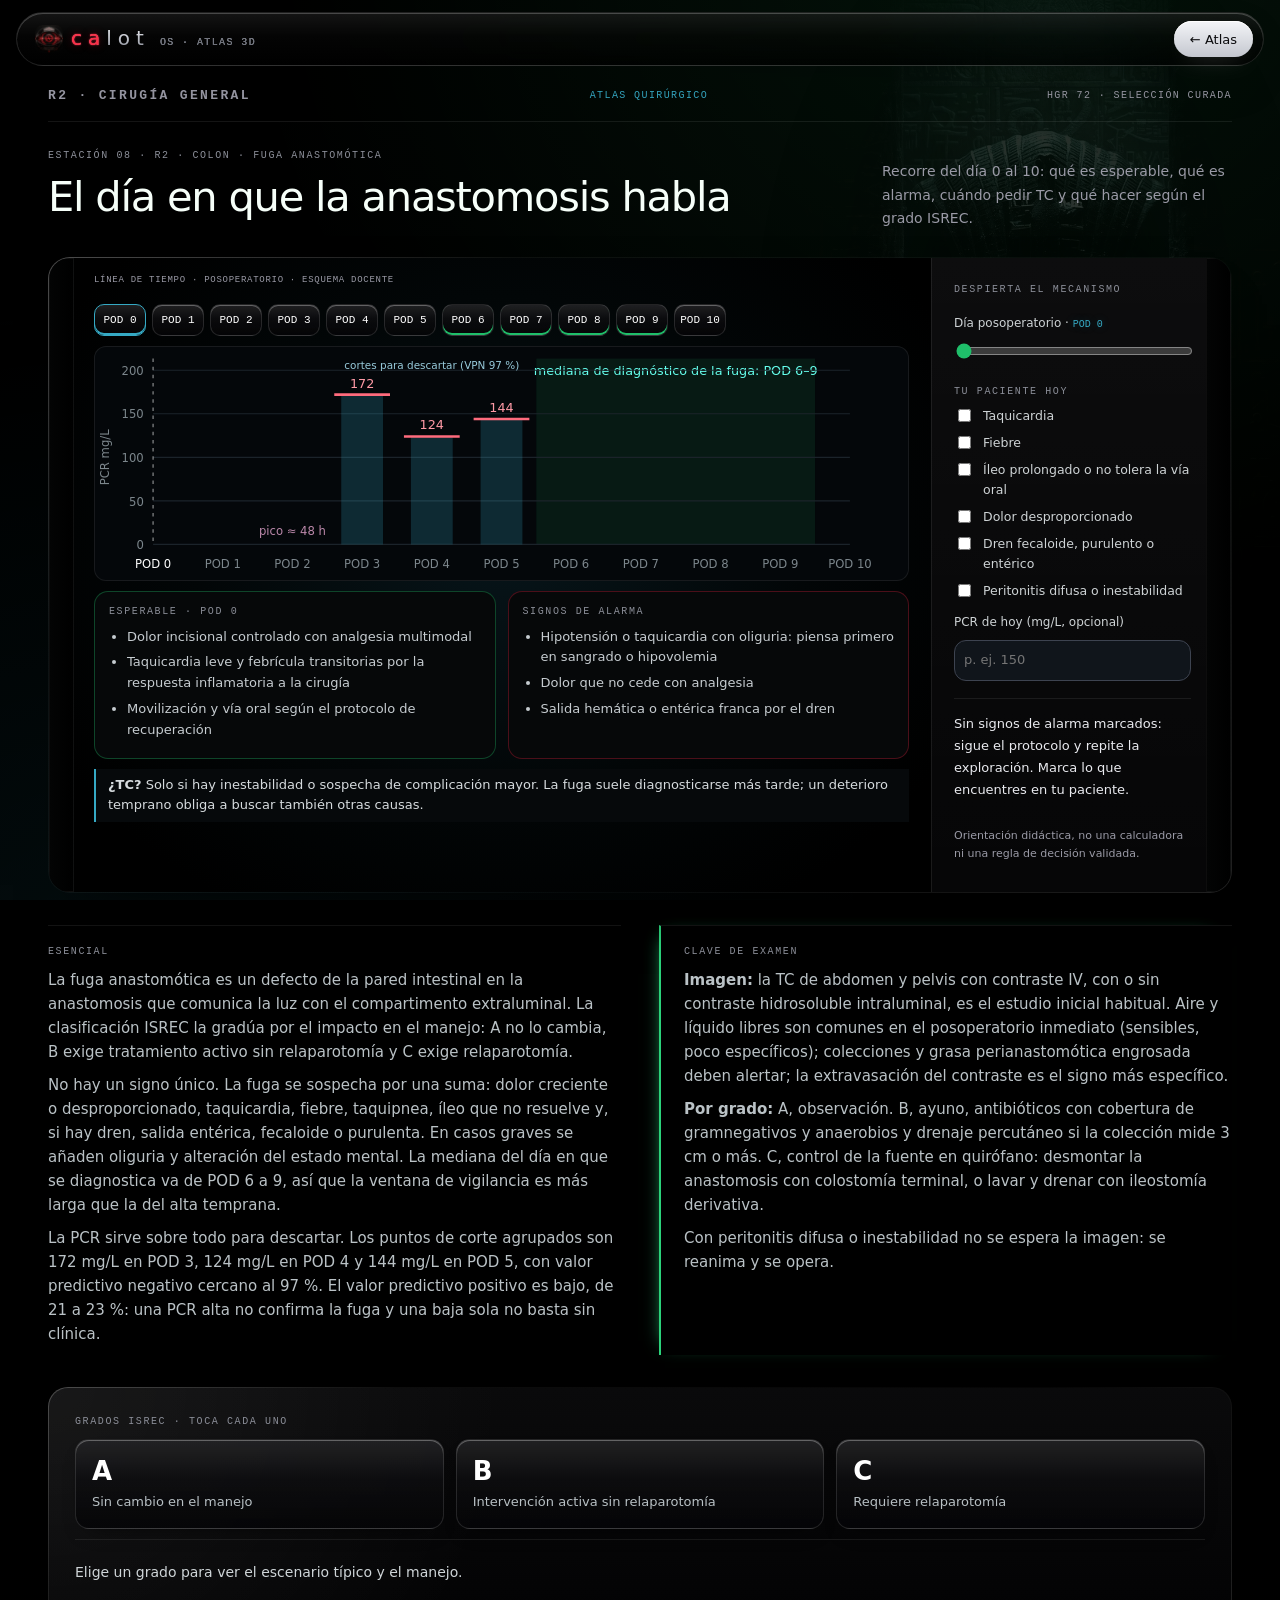
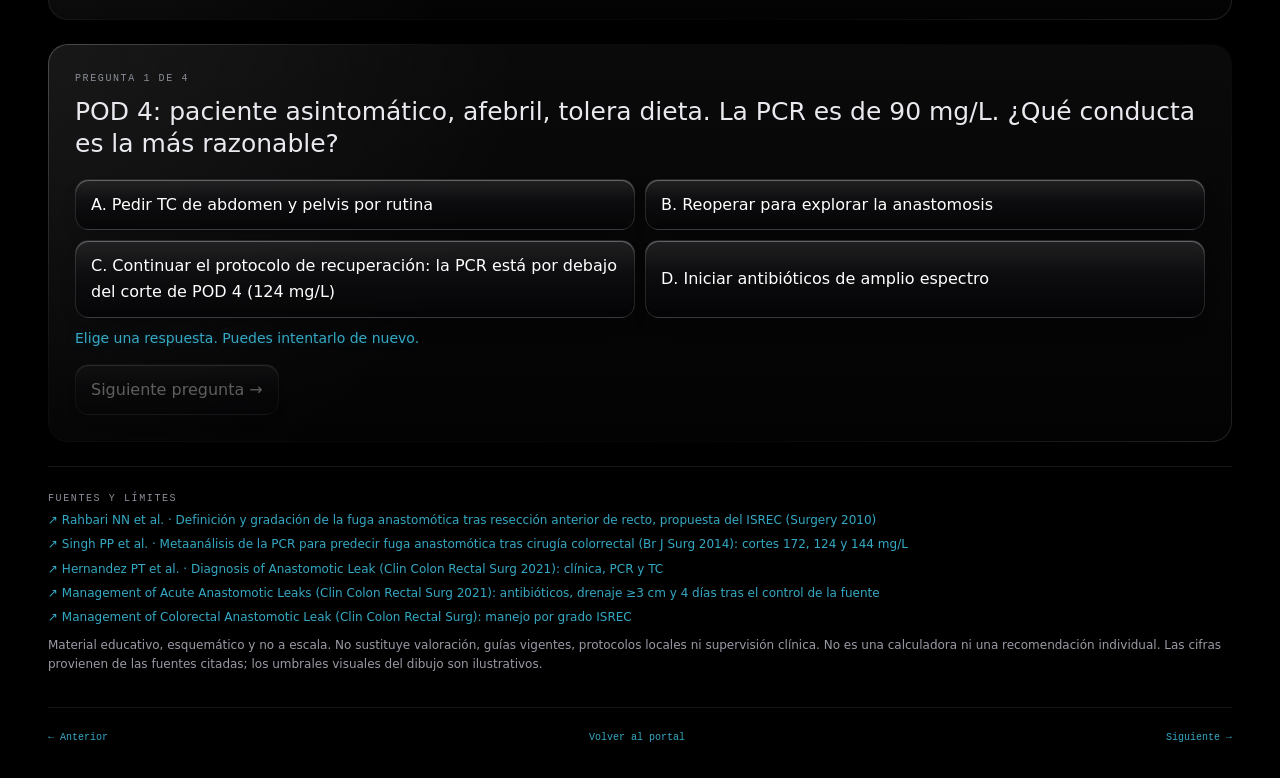
<file: atlas/08-fuga-anastomotica.html>
<!doctype html><html lang="es"><head><meta charset="utf-8"><meta name="viewport" content="width=device-width,initial-scale=1"><link rel="icon" href="data:,"><title>El día en que la anastomosis habla · Cirugía General R2</title><style>
:root{--bg:#050505;--stone:#0a0c10;--gold:#c9a45a;--light:#e8d5a3;--cyan:#3ee0ff;--ink:#e5e4df;--muted:#9ba4ab;--line:#343127;--red:#ef7169;--green:#8cd8b5;--serif:'Cinzel',Georgia,serif;--sans:'Source Sans 3',Arial,sans-serif;--mono:'JetBrains Mono',monospace}*{box-sizing:border-box}body{margin:0;background:var(--bg);color:var(--ink);font:16px/1.6 var(--sans)}body:before{content:'';position:fixed;inset:0;pointer-events:none;background:radial-gradient(ellipse at 85% 0,#18303920,transparent 50%);z-index:-1}a{color:var(--cyan);text-decoration:none}button,input,select,textarea{font:inherit}button,a,input,select{touch-action:manipulation}button{cursor:pointer}button:focus-visible,a:focus-visible,input:focus-visible,select:focus-visible,textarea:focus-visible{outline:2px solid var(--cyan);outline-offset:4px}button:disabled{opacity:.35;cursor:not-allowed}.wrap{max-width:1440px;margin:auto;padding:0 48px}.top{display:flex;align-items:center;justify-content:space-between;gap:20px;padding:22px 0 18px;border-bottom:1px solid var(--line);font:10px var(--mono);letter-spacing:.14em}.top .brand{font:600 18px var(--serif);letter-spacing:.22em;color:var(--light)}.top span{color:var(--muted)}.eyebrow{text-transform:uppercase;color:var(--gold);font:10px/1.5 var(--mono);letter-spacing:.16em}.intro{display:grid;grid-template-columns:1fr 350px;gap:30px;align-items:end;padding:26px 0}h1{font:500 clamp(27px,3.25vw,46px)/1.16 var(--serif);letter-spacing:-.03em;margin:10px 0}h2{font:500 25px/1.3 var(--serif);color:var(--light);margin:10px 0 18px}h3{font:500 18px/1.4 var(--serif);color:var(--light)}p{margin:9px 0}.dek{color:var(--muted);font-size:14px;line-height:1.7;margin:0}.stage-grid{display:grid;grid-template-columns:minmax(0,1fr) 300px;border:1px solid #6a5836;background:var(--stone);position:relative;box-shadow:0 0 45px #000,inset 0 0 0 5px #050505}.stage-grid:before,.stage-grid:after{content:'𓂀 𓆣 𓏏 𓊖 𓋹';position:absolute;top:0;bottom:0;z-index:4;writing-mode:vertical-rl;font:16px/1.6 Georgia;color:#8e713a66;pointer-events:none;padding:12px 2px;background:linear-gradient(90deg,#101217,#040505);border:1px solid #7a63383d;width:23px;letter-spacing:20px}.stage-grid:before{left:0}.stage-grid:after{right:0}.view{min-width:0;position:relative;background:radial-gradient(ellipse at 50% 50%,#112027 0,#090d12 45%,#030404 80%);margin-left:23px;overflow:hidden}.three{height:520px;position:relative;width:100%}.three canvas{width:100%;height:100%;display:block;touch-action:none}.view-top,.view-bottom{position:absolute;left:22px;right:22px;z-index:3;font:9px var(--mono);letter-spacing:.08em;color:var(--muted);pointer-events:none}.view-top{top:17px}.view-bottom{bottom:17px;display:flex;justify-content:space-between;gap:15px}.awake{color:var(--cyan);text-shadow:0 0 10px #3ee0ff99}.labels{position:absolute;inset:0;pointer-events:none}.label3{position:absolute;font:9px var(--mono);background:#05080cdd;border-left:1px solid currentColor;padding:4px 6px;white-space:nowrap;transform:translate(-50%,-50%);color:var(--cyan)}.controls{padding:24px 40px 20px 22px;border-left:1px solid var(--line);display:flex;flex-direction:column;gap:17px;background:linear-gradient(135deg,#0d1014,#070808)}label{display:block;color:#ced3d5;font-size:12px;margin-bottom:8px}select{width:100%;background:#10151b;color:var(--ink);border:1px solid #4c4738;padding:9px;font-size:12px;border-radius:2px}input[type=range]{width:100%;accent-color:var(--cyan);cursor:pointer}output{font:10px var(--mono);color:var(--cyan)}.status{border-top:1px solid var(--line);padding-top:14px;color:var(--light);font-size:13px;line-height:1.7;margin-top:auto;min-height:90px}.note{color:var(--muted);font-size:11px}.reading{display:grid;grid-template-columns:1fr 1fr;gap:38px;margin:32px 0}.reading article{border-top:1px solid var(--line);padding-top:18px}.reading p{color:#bac2c6;font-size:15px}.key{border-left:2px solid var(--gold);padding-left:23px}.quiz,.panel{border:1px solid var(--line);padding:26px;background:linear-gradient(145deg,#0b0e12,#060707);margin:24px 0}.quiz-options{display:grid;grid-template-columns:1fr 1fr;gap:10px}button,.btn{background:#0d1218;color:var(--ink);border:1px solid #39434a;padding:12px 15px;text-align:left;border-radius:2px;transition:border-color .2s,background .2s}button:hover,.btn:hover{border-color:var(--gold);background:#15191d}.correct{border-color:var(--green)!important;color:var(--green)!important}.wrong{border-color:var(--red)!important;color:var(--red)!important}.feedback{min-height:28px;font-size:14px;color:var(--cyan)}.sources{border-top:1px solid var(--line);padding:24px 0;color:var(--muted);font-size:12px}.sources a{display:block;margin:5px 0}.footer{display:flex;justify-content:space-between;border-top:1px solid var(--line);padding:24px 0 35px;gap:24px;font:10px var(--mono)}.hero{position:relative;min-height:475px;display:grid;grid-template-columns:1.2fr 1fr;align-items:center;gap:30px;overflow:hidden;border-bottom:1px solid #675334}.hero h1{font-size:clamp(42px,5.1vw,72px);max-width:700px;line-height:1.05}.hero em{font-style:normal;color:var(--light)}.hero .dek{max-width:550px}.hero-copy{z-index:3;padding:45px 0 50px}.hero-art{height:475px;position:relative;align-self:stretch;background:linear-gradient(90deg,#050505,transparent 22%,transparent 88%,#050505),url('egypt-ref.jpg') center 38%/cover;filter:saturate(.68)}.hero-art:after{content:'';position:absolute;inset:0;background:linear-gradient(0deg,#050505,transparent 35%,#05050522)}.hero-art:before{content:'𓂀 𓊖 𓋹';position:absolute;inset:16px 12px;border:1px solid #8c713d66;z-index:1;color:#c9a45a66;font:16px Georgia;padding:10px;letter-spacing:10px}.dust{position:absolute;inset:0;pointer-events:none;z-index:2}.dust i{position:absolute;bottom:-10px;background:var(--gold);border-radius:50%;box-shadow:0 0 9px #e8c66c;animation:rise 7s linear infinite}@keyframes rise{from{transform:translateY(0);opacity:0}15%{opacity:.7}to{transform:translateY(-360px) translateX(50px);opacity:0}}.route-label{margin:27px 0 15px;display:flex;justify-content:space-between;gap:15px}.index-grid{display:grid;grid-template-columns:repeat(3,1fr);gap:12px}.station-link{display:block;color:var(--ink);border:1px solid var(--line);padding:22px 24px;background:linear-gradient(135deg,#101318,#060707);position:relative;transition:.2s;min-height:170px}.station-link:before{content:'';position:absolute;left:0;top:20px;height:28px;width:2px;background:var(--gold)}.station-link:hover{transform:translateY(-3px);border-color:var(--gold)}.station-link .num{font:10px var(--mono);color:var(--cyan)}.station-link h3{margin:12px 0 8px}.station-link p{font-size:13px;color:var(--muted)}.resource-grid{display:grid;grid-template-columns:repeat(4,1fr);gap:12px}.resource-grid .station-link{min-height:185px}.pill{display:inline-block;font:9px var(--mono);color:var(--cyan);border:1px solid #255463;padding:5px 8px;margin:16px 10px 0 0}.ficha-layout{display:grid;grid-template-columns:200px minmax(0,1fr);gap:25px}.ficha-nav{display:flex;flex-direction:column;gap:7px}.ficha-nav button{font-size:12px;color:var(--muted);padding:13px}.ficha-nav button.active,.tabs button.active{color:var(--cyan);border-color:var(--cyan);background:#0c2029}.comparators{display:grid;grid-template-columns:repeat(3,1fr);gap:10px}.compare{border:1px solid var(--line);padding:17px;background:#0c1015}.compare h3{font-size:16px;margin:0 0 10px}.compare p{font-size:13px;color:#adb8bf}.compare strong{color:var(--cyan);font-weight:500}.compare.active{border-color:var(--cyan)}.ficha-visual{height:230px;border:1px solid #45402e;background:radial-gradient(ellipse,#101e26,#030505);margin:15px 0}.ficha-visual svg{width:100%;height:100%}.inline-controls{display:flex;gap:20px;align-items:center;flex-wrap:wrap;margin:16px 0}.inline-controls label{margin:0}.inline-controls select{width:auto;max-width:100%}.inline-controls input{width:220px}.ficha-case{border-left:2px solid var(--gold);padding-left:20px;margin:24px 0}.answer{padding:14px;background:#0c1c22;color:var(--cyan);margin-top:14px}.tabs{display:flex;gap:10px;flex-wrap:wrap;margin:16px 0 22px}.progress{display:flex;gap:9px;margin:16px 0}.progress span{height:3px;background:#293139;flex:1}.progress span.done{background:var(--cyan);box-shadow:0 0 10px #3ee0ff55}.case-layout{display:grid;grid-template-columns:260px 1fr;gap:30px}.case-side{border-right:1px solid var(--line);padding-right:26px}.case-side h2{font-size:22px}.case-side p{color:var(--muted);font-size:14px}.case-stage{font:70px var(--serif);color:#c9a45a66;line-height:1.2}.case-main{min-width:0}.case-main .quiz{margin-top:10px}.case-main .case-story{font-size:18px;line-height:1.7;color:#cbd1d4}textarea{display:block;width:100%;min-height:150px;background:#070b0f;color:var(--ink);border:1px solid #454b50;padding:16px;margin:15px 0;resize:vertical}.tree-shell{display:grid;grid-template-columns:280px 1fr;gap:25px}.tree-path{border-left:1px solid var(--gold);padding-left:20px}.tree-path div{font-size:13px;padding:12px 0;border-bottom:1px solid var(--line);color:var(--muted)}.tree-path div:last-child{color:var(--cyan)}.tree-main{min-height:340px}.tree-choices{display:grid;gap:12px}.tree-choices button{padding:17px}.tree-why{margin:20px 0;padding:17px;border-left:2px solid var(--cyan);background:#0c171c}.tree-why p{font-size:14px}.monitor{height:340px;position:relative;background:radial-gradient(ellipse,#0d1a22,#030505);border:1px solid #5a4e34}.monitor canvas{width:100%;height:100%}.night-grid{display:grid;grid-template-columns:1fr 330px;gap:25px}.night-clock{font:36px var(--mono);color:var(--cyan);margin:14px 0}.night-actions{display:flex;gap:10px;flex-wrap:wrap}.night-actions button{font-size:12px}.timeline-tags{display:flex;justify-content:space-between;font:9px var(--mono);color:var(--muted)}.timeline-tags span{max-width:100px}.hidden,[hidden]{display:none!important}.long-note{max-width:950px;color:var(--muted)}@media(max-width:960px){.wrap{padding:0 22px}.intro{grid-template-columns:1fr}.stage-grid{grid-template-columns:minmax(0,1fr) 260px}.controls{padding-left:15px;padding-right:35px}.resource-grid{grid-template-columns:1fr 1fr}.comparators{grid-template-columns:1fr 1fr}.hero h1{font-size:48px}.night-grid{grid-template-columns:1fr}.hero-art{height:480px}}@media(max-width:700px){.wrap{padding:0 17px}.top{font-size:8px}.top span{display:none}.top .brand{font-size:15px}.intro{padding:23px 0;gap:15px}.stage-grid{grid-template-columns:1fr}.three{height:460px}.view{margin-right:23px}.controls{margin:0 23px;border-left:0;border-top:1px solid var(--line);padding:22px}.stage-grid:after{height:460px;bottom:auto}.stage-grid:before{height:460px;bottom:auto}.reading,.case-layout,.tree-shell,.ficha-layout{grid-template-columns:1fr}.reading{gap:20px}.index-grid{grid-template-columns:1fr 1fr}.hero{display:block}.hero-copy{padding:35px 0;max-width:82%}.hero-art{position:absolute;right:-70px;top:0;width:65%;height:100%;opacity:.35}.hero h1{font-size:44px}.ficha-nav{display:grid;grid-template-columns:1fr 1fr}.comparators{grid-template-columns:1fr}.quiz-options{grid-template-columns:1fr}.case-side{border-right:0;border-bottom:1px solid var(--line);padding-bottom:20px}.case-stage{font-size:40px}.tree-path{display:flex;gap:15px;overflow:auto}.tree-path div{min-width:120px}.quiz,.panel{padding:20px}.footer{font-size:9px;gap:10px}.label3{font-size:8px}.night-grid{gap:12px}.view-top{font-size:8px}}@media(max-width:420px){.index-grid,.resource-grid{grid-template-columns:1fr}.three{height:420px}.stage-grid:before,.stage-grid:after{height:420px}.hero-copy{max-width:95%}.hero h1{font-size:38px}}@media(prefers-reduced-motion:reduce){*{animation:none!important;transition:none!important}}

/* Carved vector inlay: no platform-dependent hieroglyph glyphs. */
.stage-grid:before,.stage-grid:after{content:"";background-color:#090b0e;background-image:url("data:image/svg+xml,%3Csvg%20xmlns%3D%22http%3A%2F%2Fwww.w3.org%2F2000%2Fsvg%22%20width%3D%2223%22%20height%3D%22142%22%20viewBox%3D%220%200%2023%20142%22%3E%3Cg%20fill%3D%22none%22%20stroke%3D%22%23ad8b48%22%20stroke-opacity%3D%22.48%22%20stroke-width%3D%22.7%22%3E%3Cpath%20d%3D%22M3%202h17v136H3zM5%2036h13M5%2070h13M5%20105h13M5%20138h13%22%2F%3E%3Cpath%20d%3D%22M6%2015q5-7%2011%200-6%205-11%200m5-3v6m-5-2%204%206%205-2M9%2029h6%22%2F%3E%3Cpath%20d%3D%22M11%2044v19m-5-12h11m-6-8c-6%200-6%208%200%208s6-8%200-8M7%2065h8%22%2F%3E%3Cpath%20d%3D%22M7%2079q5-6%209%200v12q-5%207-9%200zm4-4v22m-5-13h12m-12%206h12M8%2099h7%22%2F%3E%3Cpath%20d%3D%22M6%20116l5-7%206%207-6%2010zm0%2013h11m-8-4v4m5-4v4%22%2F%3E%3C%2Fg%3E%3C%2Fsvg%3E");background-repeat:repeat-y;background-position:center top;letter-spacing:0;padding:0}.hero-art:before{content:"";background:linear-gradient(90deg,#c9a45a12,transparent 5%,transparent 95%,#c9a45a12)}

.tlview{display:flex;flex-direction:column;gap:10px;padding:46px 22px 20px}
.tl{display:flex;gap:6px;flex-wrap:wrap}.tl button{padding:9px 0;width:52px;text-align:center;font:11px var(--mono);border-radius:10px!important}.tl button.vis{color:#cfe}.tl button[aria-selected=true]{border-color:#35a9c4!important;color:#fff;box-shadow:inset 0 -2px 0 #35a9c4!important}.tl button.win{box-shadow:inset 0 -2px 0 #1fbf6a!important}
#crp{width:100%;height:auto;background:#04070a;border:1px solid var(--line);border-radius:12px}
.cmp{display:grid;grid-template-columns:1fr 1fr;gap:12px}.col{border:1px solid var(--line);border-radius:14px;padding:12px 14px;background:#060809}.col ul{margin:8px 0 0;padding-left:18px;font-size:13px;color:#c6ccd0}.col li{margin:5px 0}.col.bad{border-color:#d4203955}.col.ok{border-color:#1fbf6a55}
.ctbox{font-size:13px;color:#d6dbde;border-left:2px solid #35a9c4;padding:6px 12px;background:#06090b}
.chk{display:flex;gap:9px;align-items:flex-start;margin:7px 0;font-size:12.5px;cursor:pointer}.chk input{margin-top:3px;accent-color:#1fbf6a}
input[type=number]{width:100%;background:#10151b;color:var(--ink);border:1px solid #3d4350;padding:9px;border-radius:12px;font-size:13px}
.grades{display:grid;grid-template-columns:repeat(3,1fr);gap:12px;margin:10px 0}.grades button{display:flex;flex-direction:column;gap:6px;padding:16px;min-height:90px}.grades b{font:600 26px var(--serif)}.grades span{font-size:13px;color:#b8c0c4}.grades button[aria-pressed=true]{border-color:#35a9c4!important}
.gdet{border-top:1px solid var(--line);padding-top:12px;font-size:14px;color:#cfd5d8}.gdet h3{margin:4px 0}.gdet .tag{display:inline-block;font:10px var(--mono);letter-spacing:.1em;color:#8fd;margin-right:8px}
@media(max-width:900px){.cmp,.grades{grid-template-columns:1fr}}</style><link rel="stylesheet" href="nous-skin.css"></head><body><div class="wrap"><header><nav class="top"><a class="brand" href="index.html">R2 · CIRUGÍA GENERAL</a><a href="index.html">ATLAS QUIRÚRGICO</a><span>HGR 72 · SELECCIÓN CURADA</span></nav><div class="intro"><div><div class="eyebrow">ESTACIÓN 08 · R2 · Colon · fuga anastomótica</div><h1>El día en que la anastomosis habla</h1></div><p class="dek">Recorre del día 0 al 10: qué es esperable, qué es alarma, cuándo pedir TC y qué hacer según el grado ISREC.</p></div></header><main>
<section class="stage-grid"><div class="view tlview">
<div class="view-top">LÍNEA DE TIEMPO · POSOPERATORIO · ESQUEMA DOCENTE</div>
<div class="tl" id="tl" role="tablist" aria-label="Día posoperatorio"></div>
<svg id="crp" viewBox="0 0 700 200" role="img" aria-label="Gráfica de PCR con los puntos de corte de los días 3, 4 y 5 y la ventana de diagnóstico de la fuga"></svg>
<div class="cmp"><div class="col ok"><div class="eyebrow">Esperable · POD <span id="d1">0</span></div><ul id="esp"></ul></div><div class="col bad"><div class="eyebrow">Signos de alarma</div><ul id="ala"></ul></div></div>
<div class="ctbox"><b>¿TC?</b> <span id="ct"></span></div>
</div>
<aside class="controls"><div class="eyebrow">Despierta el mecanismo</div>
<div class="control"><label for="pod">Día posoperatorio · <output id="out-pod" for="pod">POD 0</output></label><input id="pod" type="range" min="0" max="10" step="1" value="0"></div>
<div class="control"><div class="eyebrow">Tu paciente hoy</div>
<label class="chk"><input type="checkbox" data-s="tq"> Taquicardia</label><label class="chk"><input type="checkbox" data-s="fv"> Fiebre</label><label class="chk"><input type="checkbox" data-s="il"> Íleo prolongado o no tolera la vía oral</label><label class="chk"><input type="checkbox" data-s="dl"> Dolor desproporcionado</label><label class="chk"><input type="checkbox" data-s="dr"> Dren fecaloide, purulento o entérico</label><label class="chk"><input type="checkbox" data-s="pe"> Peritonitis difusa o inestabilidad</label>
<label for="pcr" style="margin-top:12px">PCR de hoy (mg/L, opcional)</label><input id="pcr" type="number" min="0" max="500" step="1" placeholder="p. ej. 150"></div>
<div class="status" id="status" aria-live="polite"></div><p class="note">Orientación didáctica, no una calculadora ni una regla de decisión validada.</p></aside></section>
<section class="reading"><article><div class="eyebrow">Esencial</div>
<p>La fuga anastomótica es un defecto de la pared intestinal en la anastomosis que comunica la luz con el compartimento extraluminal. La clasificación ISREC la gradúa por el impacto en el manejo: A no lo cambia, B exige tratamiento activo sin relaparotomía y C exige relaparotomía.</p>
<p>No hay un signo único. La fuga se sospecha por una suma: dolor creciente o desproporcionado, taquicardia, fiebre, taquipnea, íleo que no resuelve y, si hay dren, salida entérica, fecaloide o purulenta. En casos graves se añaden oliguria y alteración del estado mental. La mediana del día en que se diagnostica va de POD 6 a 9, así que la ventana de vigilancia es más larga que la del alta temprana.</p>
<p>La PCR sirve sobre todo para descartar. Los puntos de corte agrupados son 172 mg/L en POD 3, 124 mg/L en POD 4 y 144 mg/L en POD 5, con valor predictivo negativo cercano al 97 %. El valor predictivo positivo es bajo, de 21 a 23 %: una PCR alta no confirma la fuga y una baja sola no basta sin clínica.</p></article>
<article class="key"><div class="eyebrow">Clave de examen</div>
<p><strong>Imagen:</strong> la TC de abdomen y pelvis con contraste IV, con o sin contraste hidrosoluble intraluminal, es el estudio inicial habitual. Aire y líquido libres son comunes en el posoperatorio inmediato (sensibles, poco específicos); colecciones y grasa perianastomótica engrosada deben alertar; la extravasación del contraste es el signo más específico.</p>
<p><strong>Por grado:</strong> A, observación. B, ayuno, antibióticos con cobertura de gramnegativos y anaerobios y drenaje percutáneo si la colección mide 3 cm o más. C, control de la fuente en quirófano: desmontar la anastomosis con colostomía terminal, o lavar y drenar con ileostomía derivativa.</p>
<p>Con peritonitis difusa o inestabilidad no se espera la imagen: se reanima y se opera.</p></article></section>
<section class="panel"><div class="eyebrow">Grados ISREC · toca cada uno</div>
<div class="grades" id="grades"><button data-g="A" aria-pressed="false"><b>A</b><span>Sin cambio en el manejo</span></button><button data-g="B" aria-pressed="false"><b>B</b><span>Intervención activa sin relaparotomía</span></button><button data-g="C" aria-pressed="false"><b>C</b><span>Requiere relaparotomía</span></button></div>
<div class="gdet" id="gdet"><p>Elige un grado para ver el escenario típico y el manejo.</p></div></section>
<section class="quiz" id="quiz"><div id="quiz-body"></div></section>
<section class="sources"><div class="eyebrow">Fuentes y límites</div><a target="_blank" rel="noopener" href="https://pubmed.ncbi.nlm.nih.gov/20004450/">↗ Rahbari NN et al. · Definición y gradación de la fuga anastomótica tras resección anterior de recto, propuesta del ISREC (Surgery 2010)</a><a target="_blank" rel="noopener" href="https://academic.oup.com/bjs/article-abstract/101/4/339/6137904">↗ Singh PP et al. · Metaanálisis de la PCR para predecir fuga anastomótica tras cirugía colorrectal (Br J Surg 2014): cortes 172, 124 y 144 mg/L</a><a target="_blank" rel="noopener" href="https://pmc.ncbi.nlm.nih.gov/articles/PMC8610633/">↗ Hernandez PT et al. · Diagnosis of Anastomotic Leak (Clin Colon Rectal Surg 2021): clínica, PCR y TC</a><a target="_blank" rel="noopener" href="https://pmc.ncbi.nlm.nih.gov/articles/PMC8610640/">↗ Management of Acute Anastomotic Leaks (Clin Colon Rectal Surg 2021): antibióticos, drenaje ≥3 cm y 4 días tras el control de la fuente</a><a target="_blank" rel="noopener" href="https://pmc.ncbi.nlm.nih.gov/articles/PMC4882170/">↗ Management of Colorectal Anastomotic Leak (Clin Colon Rectal Surg): manejo por grado ISREC</a><p>Material educativo, esquemático y no a escala. No sustituye valoración, guías vigentes, protocolos locales ni supervisión clínica. No es una calculadora ni una recomendación individual. Las cifras provienen de las fuentes citadas; los umbrales visuales del dibujo son ilustrativos.</p></section>
<nav class="footer"><a href="07-volvulo.html">← Anterior</a><a href="index.html">Volver al portal</a><a href="09-hirschsprung.html">Siguiente →</a></nav></main></div>

<script type="module">const CAT_ID="3d-fuga-anastomotica",TOTAL_STEPS=5;

const $=id=>document.getElementById(id);
const reduced=matchMedia('(prefers-reduced-motion: reduce)').matches;
window.__events=[];window.__ready=false;
const _sent=new Set();
function emit(event,extra){
  const msg=Object.assign({source:'calot-atlas',v:1,id:CAT_ID,event:event},extra||{});
  window.__events.push(msg);
  try{ window.parent !== window && window.parent.postMessage(msg,'*'); }catch(e){}
}
function step(n){ if(_sent.has(n))return; _sent.add(n); emit('step',{step:n,total:TOTAL_STEPS}); const el=document.querySelector('.progress span:nth-child('+n+')'); if(el)el.classList.add('done'); }
let _done=false;
function complete(score){ if(_done)return; _done=true; emit('complete',{step:TOTAL_STEPS,total:TOTAL_STEPS,score:Math.round(score*100)/100}); }
emit('open');
/* Quiz: una pregunta a la vez; acierto a la primera cuenta para el puntaje */
function runQuiz(QUIZ,onDone){
  let i=0,first=0,tried=false;
  const host=$('quiz-body');
  function render(){
    const q=QUIZ[i];tried=false;
    host.innerHTML='<div class="eyebrow">Pregunta '+(i+1)+' de '+QUIZ.length+'</div><h2>'+q.q+'</h2><div class="quiz-options" id="qopts"></div><p class="feedback" id="qfb" aria-live="polite">Elige una respuesta. Puedes intentarlo de nuevo.</p><button id="qnext" disabled>'+(i<QUIZ.length-1?'Siguiente pregunta →':'Terminar')+'</button>';
    const box=$('qopts');
    q.options.forEach((o,k)=>{const b=document.createElement('button');b.textContent=String.fromCharCode(65+k)+'. '+o;b.addEventListener('click',()=>{
      const ok=k===q.answer;
      box.querySelectorAll('button').forEach(e=>e.classList.remove('correct','wrong'));
      b.classList.add(ok?'correct':'wrong');
      if(ok&&!tried)first++;
      tried=true;
      $('qfb').textContent=(ok?'Correcto. ':'No todavía. ')+q.explain;
      if(ok){$('qnext').disabled=false;}
      window.__quiz={i,ok,first};
    });box.appendChild(b);});
    $('qnext').addEventListener('click',()=>{ if(i<QUIZ.length-1){i++;render();} else { host.innerHTML='<div class="eyebrow">Reactivos completos</div><h2>Aciertos a la primera: '+first+' / '+QUIZ.length+'</h2><p class="feedback">Puedes volver a explorar el modelo; los reactivos quedan resueltos.</p>'; window.__quizDone=first/QUIZ.length; onDone(first/QUIZ.length);} });
  }
  render();
}


const QUIZ=[
{q:'POD 4: paciente asintomático, afebril, tolera dieta. La PCR es de 90 mg/L. ¿Qué conducta es la más razonable?',
 options:['Pedir TC de abdomen y pelvis por rutina','Reoperar para explorar la anastomosis','Continuar el protocolo de recuperación: la PCR está por debajo del corte de POD 4 (124 mg/L)','Iniciar antibióticos de amplio espectro'],answer:2,
 explain:'Con la clínica tranquila y la PCR bajo el corte, el valor predictivo negativo ronda el 97 % y apoya descartar la fuga. La PCR sirve para descartar; su valor predictivo positivo es de solo 21–23 %.'},
{q:'POD 7: taquicardia, fiebre de 38.4 °C, íleo, dolor que va en aumento y dren turbio. Está estable y sin peritonitis difusa. ¿Qué haces primero?',
 options:['TC de abdomen y pelvis con contraste IV, con o sin contraste hidrosoluble intraluminal, y reanimación','Esperar 48 h en ayuno para ver si mejora','Enema baritado a presión','Alta con antibiótico oral'],answer:0,
 explain:'Varios signos de alarma en la ventana de diagnóstico (mediana POD 6–9) piden imagen: la TC es el estudio de elección en el posoperatorio. La extravasación de contraste es el signo más específico.'},
{q:'POD 8: la TC muestra una colección pélvica de 5 cm junto a la anastomosis. Hay fiebre, el paciente está estable y no hay peritonitis. ¿Grado ISREC y manejo?',
 options:['Grado A: observar sin tratamiento','Grado C: relaparotomía inmediata','Grado A: solo antibiótico oral','Grado B: ayuno, antibióticos y drenaje percutáneo guiado por imagen, sin relaparotomía'],answer:3,
 explain:'Requiere intervención activa pero no relaparotomía: grado B. Las colecciones de 3 cm o más suelen necesitar drenaje además de antibióticos; las menores de 3 cm se tratan con antibióticos y reposo intestinal.'},
{q:'POD 6: peritonitis difusa, hipotensión y lactato elevado. ¿Qué grado y qué conducta?',
 options:['Grado B: drenaje percutáneo','Grado C: reanimación y relaparotomía con control de la fuente (desmontar la anastomosis con colostomía terminal, o lavado y drenaje con ileostomía derivativa)','Grado A: observar','Repetir la PCR en 24 h'],answer:1,
 explain:'La inestabilidad con peritonitis difusa obliga a controlar la fuente en quirófano sin esperar más estudios: es un grado C.'}
];
runQuiz(QUIZ,s=>complete(s));

const CUT={3:172,4:124,5:144};
const BASE_ALA=['Dolor creciente o desproporcionado','Taquicardia o fiebre que aparecen o no ceden','Íleo prolongado, vómito o intolerancia a la vía oral','Salida entérica, fecaloide o purulenta por el dren','Oliguria o cambios del estado mental: sepsis'];
const DAY=[
 {esp:['Dolor incisional controlado con analgesia multimodal','Taquicardia leve y febrícula transitorias por la respuesta inflamatoria a la cirugía','Movilización y vía oral según el protocolo de recuperación'],ala:['Hipotensión o taquicardia con oliguria: piensa primero en sangrado o hipovolemia','Dolor que no cede con analgesia','Salida hemática o entérica franca por el dren'],ct:'Solo si hay inestabilidad o sospecha de complicación mayor. La fuga suele diagnosticarse más tarde; un deterioro temprano obliga a buscar también otras causas.'},
 {esp:['Dolor en descenso','Dieta líquida o blanda y movilización','El íleo fisiológico aún es esperable'],ala:['Fiebre alta o escalofríos','Taquicardia que no mejora con analgesia y reposición','Distensión creciente con vómito'],ct:'No de rutina. Pídela si hay deterioro clínico claro que no se explica por otra causa.'},
 {esp:['La PCR alcanza su máximo cerca de las 48 h: no la interpretes aislada','Primeros flatos en algunos pacientes','Dolor en franca mejoría'],ala:['Dolor que aumenta en lugar de ceder','Fiebre o taquicardia nuevas','Vómito o intolerancia a la vía oral'],ct:'Aún no hay corte validado de PCR para este día. Decide por la clínica.'},
 {esp:['Tolera dieta progresiva; flatos o evacuación en muchos pacientes','La PCR ya va en descenso','Afebril o febrícula aislada'],ala:['PCR por encima de 172 mg/L o en ascenso','Taquicardia, fiebre o dolor desproporcionado','Íleo persistente o vómito'],ct:'PCR bajo 172 mg/L con buena clínica apoya descartar la fuga (VPN 97 %). Con PCR alta y la clínica sin mejoría, considera TC: la PCR alta sola tiene un VPP de solo 21–23 %.'},
 {esp:['Diuresis, dieta y movilización avanzando','PCR en descenso','Afebril'],ala:['PCR por encima de 124 mg/L o que sube','Taquicardia o fiebre que reaparecen','Dolor que aumenta, distensión o vómito'],ct:'PCR bajo 124 mg/L con buena clínica apoya descartar (VPN 97 %). Un signo de alarma con PCR sobre el corte: TC.'},
 {esp:['Evacuaciones o flatos, dieta casi completa','PCR en descenso','Candidato a alta temprana si todo va bien'],ala:['PCR por encima de 144 mg/L o que no baja','Taquicardia, fiebre o dolor desproporcionado','Íleo prolongado o dren de aspecto entérico'],ct:'PCR bajo 144 mg/L con clínica favorable apoya alta segura. Con alarma y PCR sobre el corte: TC antes de dar el alta.'},
 {esp:['Dieta completa y evacuaciones','Dolor mínimo','Afebril'],ala:BASE_ALA,ct:'Aquí empieza la ventana de mayor probabilidad: la mediana del diagnóstico de la fuga va de POD 6 a 9. Ante un signo de alarma persistente, pide TC.'},
 {esp:['Recuperación del tránsito completa','Dren seroso o ya retirado','Sin fiebre ni taquicardia'],ala:BASE_ALA,ct:'En un estudio prospectivo la media del diagnóstico de la fuga mayor fue POD 7.5. Un cambio en el curso clínico justifica TC con contraste.'},
 {esp:['Tránsito y dieta normales','Mejoría sostenida del dolor','Parámetros estables'],ala:BASE_ALA,ct:'Cualquier cambio brusco en el curso, la exploración o el dren: TC de abdomen y pelvis con contraste IV ± hidrosoluble intraluminal.'},
 {esp:['Tolera dieta y evacúa','Afebril y sin dolor significativo','Dren retirado o seroso'],ala:BASE_ALA,ct:'La mediana del diagnóstico se acerca al final de su rango. Si hay alarma, pide TC; no atribuyas el íleo o la fiebre a otra causa sin descartar la fuga.'},
 {esp:['Alta con tránsito y dieta normales','Signos de alarma explicados al paciente','Seguimiento definido'],ala:['Fiebre, dolor abdominal creciente, vómito o distensión tras el alta','Salida de heces o pus por la herida o el dren','Malestar general progresivo'],ct:'La fuga aún puede presentarse después del alta: ante síntomas, evaluación y TC con contraste.'}
];
let pod=0;const visited=new Set([0]);
function fillTL(){const tl=$('tl');tl.innerHTML='';for(let i=0;i<=10;i++){const b=document.createElement('button');b.textContent='POD '+i;b.setAttribute('role','tab');b.dataset.d=i;if(i>=6&&i<=9)b.classList.add('win');b.addEventListener('click',()=>setPod(i));tl.appendChild(b);}}
function chart(){
  const X=i=>50+i*60,Y=v=>170-v*.75;let s='';
  s+='<rect x="'+(X(6)-30)+'" y="10" width="'+(60*4)+'" height="160" fill="#1fbf6a" opacity=".1"/><text x="'+X(7.5)+'" y="24" fill="#6fe" font-size="11" text-anchor="middle">mediana de diagnóstico de la fuga: POD 6–9</text>';
  for(const v of [0,50,100,150,200]){s+='<line x1="50" x2="650" y1="'+Y(v)+'" y2="'+Y(v)+'" stroke="#1b232a"/><text x="42" y="'+(Y(v)+4)+'" fill="#7c868c" font-size="10" text-anchor="end">'+v+'</text>';}
  for(let i=0;i<=10;i++)s+='<text x="'+X(i)+'" y="190" fill="'+(i===pod?'#fff':'#7c868c')+'" font-size="10" text-anchor="middle">POD '+i+'</text>';
  s+='<text x="12" y="95" fill="#7c868c" font-size="10" transform="rotate(-90 12 95)" text-anchor="middle">PCR mg/L</text>';
  s+='<text x="'+X(2)+'" y="'+(Y(0)-8)+'" fill="#b8a" font-size="10" text-anchor="middle">pico ≈ 48 h</text>';
  for(const d of [3,4,5]){const v=CUT[d];s+='<rect x="'+(X(d)-18)+'" y="'+Y(v)+'" width="36" height="'+(170-Y(v))+'" fill="#35a9c4" opacity=".22"/><line x1="'+(X(d)-24)+'" x2="'+(X(d)+24)+'" y1="'+Y(v)+'" y2="'+Y(v)+'" stroke="#ff6b7d" stroke-width="2.2"/><text x="'+X(d)+'" y="'+(Y(v)-6)+'" fill="#ff9aa6" font-size="11" text-anchor="middle">'+v+'</text>';}
  s+='<text x="'+X(4)+'" y="'+(Y(172)-22)+'" fill="#9cd" font-size="9" text-anchor="middle">cortes para descartar (VPN 97 %)</text>';
  s+='<line x1="'+X(pod)+'" x2="'+X(pod)+'" y1="10" y2="170" stroke="#fff" stroke-dasharray="3 4" opacity=".55"/>';
  const pv=parseFloat($('pcr').value);
  if(!isNaN(pv)){const y=Math.max(8,Y(Math.min(pv,205)));s+='<circle cx="'+X(pod)+'" cy="'+y+'" r="6" fill="#ffd54a" stroke="#000"/><text x="'+(X(pod)+10)+'" y="'+(y+4)+'" fill="#ffd54a" font-size="11">'+pv+'</text>';}
  $('crp').innerHTML=s;
}
function checks(){const o={};document.querySelectorAll('[data-s]').forEach(c=>o[c.dataset.s]=c.checked);return o;}
function orient(){
  const c=checks(),pv=parseFloat($('pcr').value),cut=CUT[pod];
  const crpHigh=!isNaN(pv)&&cut&&pv>cut,crpLow=!isNaN(pv)&&cut&&pv<=cut;
  const alarms=['tq','fv','il','dl','dr'].filter(k=>c[k]).length+(crpHigh?1:0);
  let t;
  if(c.pe)t='Peritonitis difusa o inestabilidad: reanima y opera. No esperes la imagen (equivale a un grado C probable).';
  else if(alarms>=1)t=alarms+' signo(s) de alarma'+(crpHigh?' (PCR sobre el corte de '+cut+' mg/L)':'')+': reevalúa, repite laboratorios y pide TC de abdomen y pelvis con contraste IV ± hidrosoluble intraluminal. Observación estrecha.';
  else if(crpLow)t='Sin signos de alarma y PCR por debajo del corte de POD '+pod+' ('+cut+' mg/L): apoya descartar la fuga (VPN ≈ 97 %). Sigue el protocolo de recuperación.';
  else if(!isNaN(pv)&&!cut)t='Para este día no hay un corte agrupado de PCR; interpreta por la clínica y la tendencia.';
  else t='Sin signos de alarma marcados: sigue el protocolo y repite la exploración. Marca lo que encuentres en tu paciente.';
  $('status').textContent=t;
}
function setPod(i,silent){
  pod=i;$('pod').value=i;$('out-pod').textContent='POD '+i;$('d1').textContent=i;
  document.querySelectorAll('#tl button').forEach(b=>b.setAttribute('aria-selected',+b.dataset.d===i));
  const d=DAY[i];$('esp').innerHTML=d.esp.map(x=>'<li>'+x+'</li>').join('');$('ala').innerHTML=d.ala.map(x=>'<li>'+x+'</li>').join('');$('ct').textContent=d.ct;
  visited.add(i);document.querySelectorAll('#tl button').forEach(b=>visited.has(+b.dataset.d)&&b.classList.add('vis'));
  if([0,1,2].some(x=>visited.has(x))&&visited.size>=2&&i<=2)step(1);
  if(i>=3&&i<=5)step(2);
  if(i>=6&&i<=9)step(3);
  chart();orient();
}
fillTL();
$('pod').addEventListener('input',e=>setPod(+e.target.value));
document.querySelectorAll('[data-s]').forEach(c=>c.addEventListener('change',()=>{orient();step(4);}));
$('pcr').addEventListener('input',()=>{chart();orient();step(4);});
window.addEventListener('keydown',e=>{if(e.target.tagName==='INPUT'&&e.target.type!=='range')return;if(e.key==='ArrowRight'&&pod<10){setPod(pod+1);}if(e.key==='ArrowLeft'&&pod>0){setPod(pod-1);}});
setPod(0);
const G={A:{h:'Grado A · sin cambio en el manejo',e:'Hallazgo radiológico (colección perianastomótica o paso de contraste) o salida entérica por el dren, sin síntomas.',m:'Observación y seguimiento. Puede retrasar el cierre de un estoma derivativo si se descubre en el estudio previo.'},
 B:{h:'Grado B · intervención activa sin relaparotomía',e:'Colección pélvica o perianastomótica con fiebre, dolor o elevación de marcadores, en paciente estable.',m:'Ayuno, antibióticos de amplio espectro con cobertura de gramnegativos y anaerobios y, si la colección mide 3 cm o más, drenaje percutáneo guiado por imagen. Las menores de 3 cm se tratan con antibióticos y reposo intestinal. Tras controlar la fuente bastan unos 4 días de antibiótico.'},
 C:{h:'Grado C · requiere relaparotomía',e:'Peritonitis difusa, sepsis, inestabilidad o falla del manejo no operatorio.',m:'Control de la fuente en quirófano: desmontar la anastomosis con colostomía terminal, o lavado y drenaje con ileostomía derivativa; reanimación y cuidados críticos.'}};
const seenG=new Set();
document.querySelectorAll('#grades button').forEach(b=>b.addEventListener('click',()=>{const g=G[b.dataset.g];document.querySelectorAll('#grades button').forEach(x=>x.setAttribute('aria-pressed',x===b));
  $('gdet').innerHTML='<h3>'+g.h+'</h3><p><span class="tag">ESCENARIO</span>'+g.e+'</p><p><span class="tag">MANEJO</span>'+g.m+'</p>';seenG.add(b.dataset.g);if(seenG.size===3)step(5);}));
window.__ready=true;

</script><script src="nous-skin.js"></script></body></html>
</file>
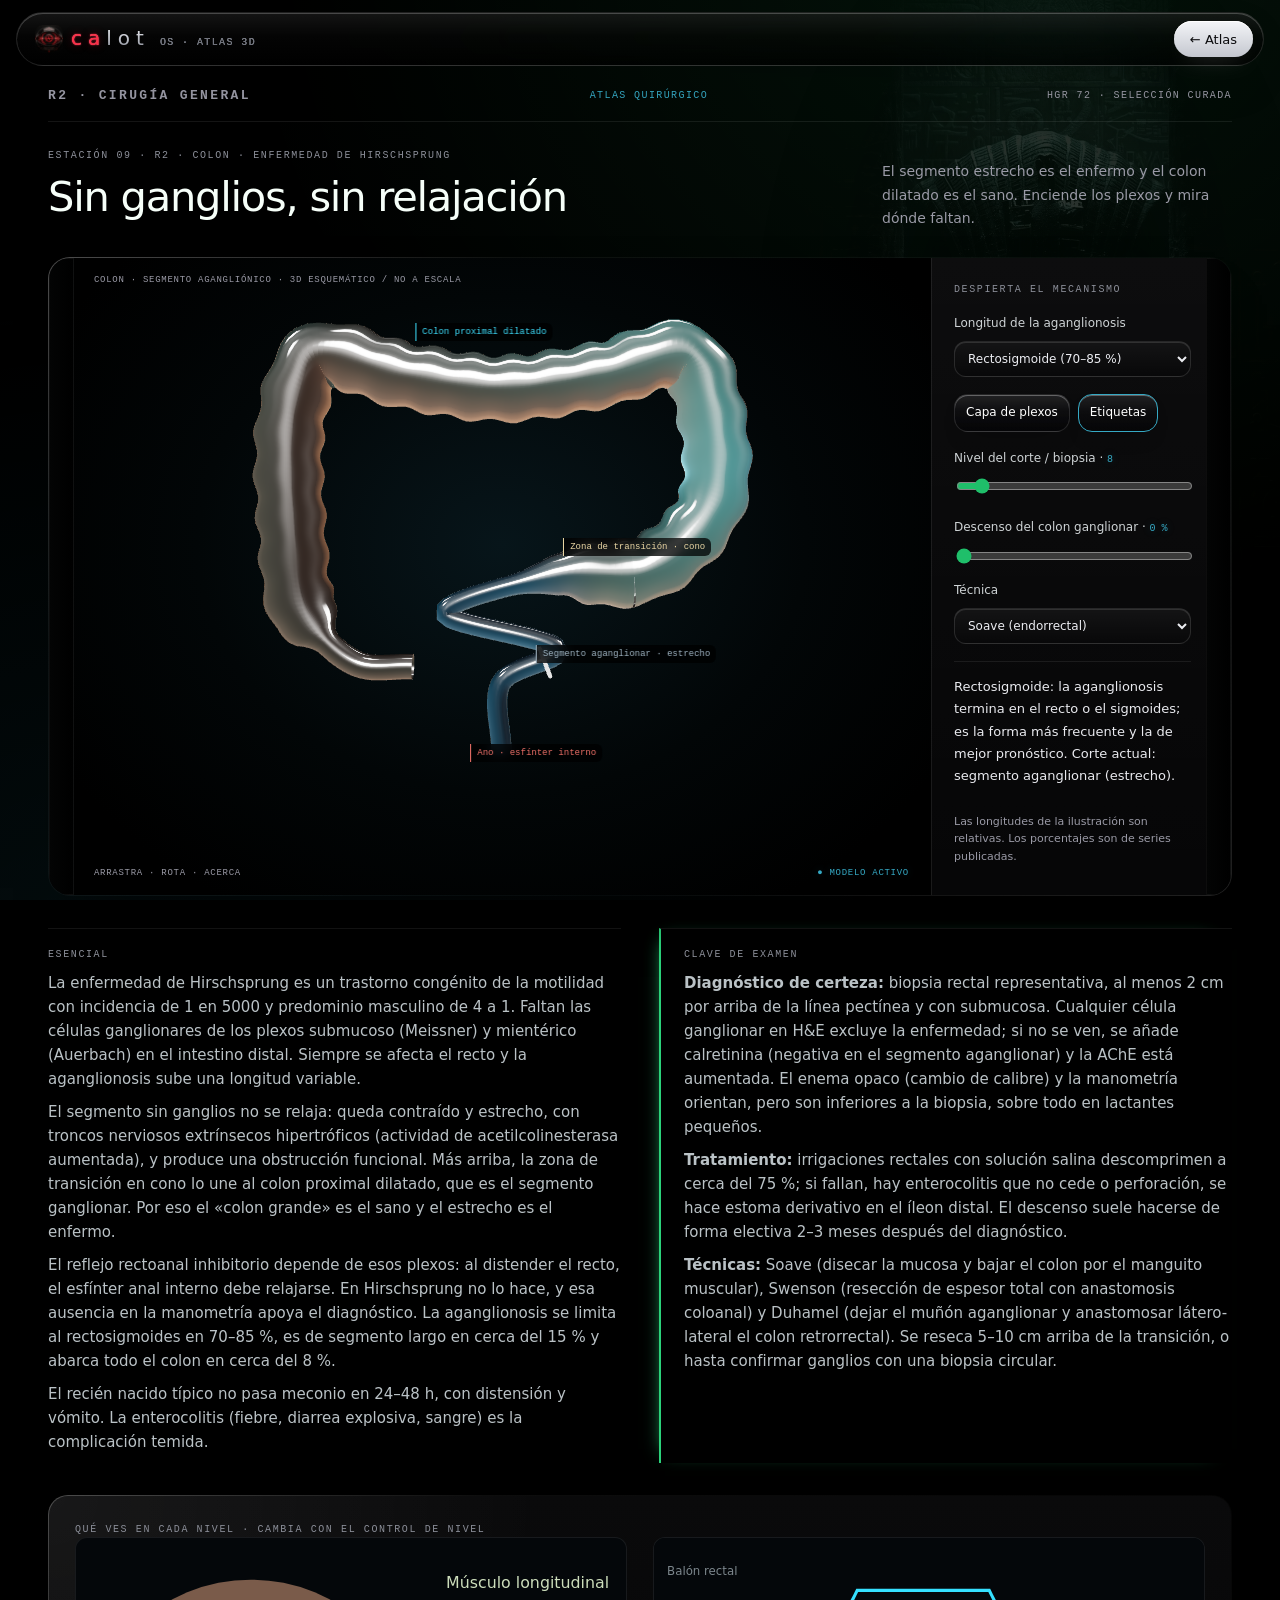
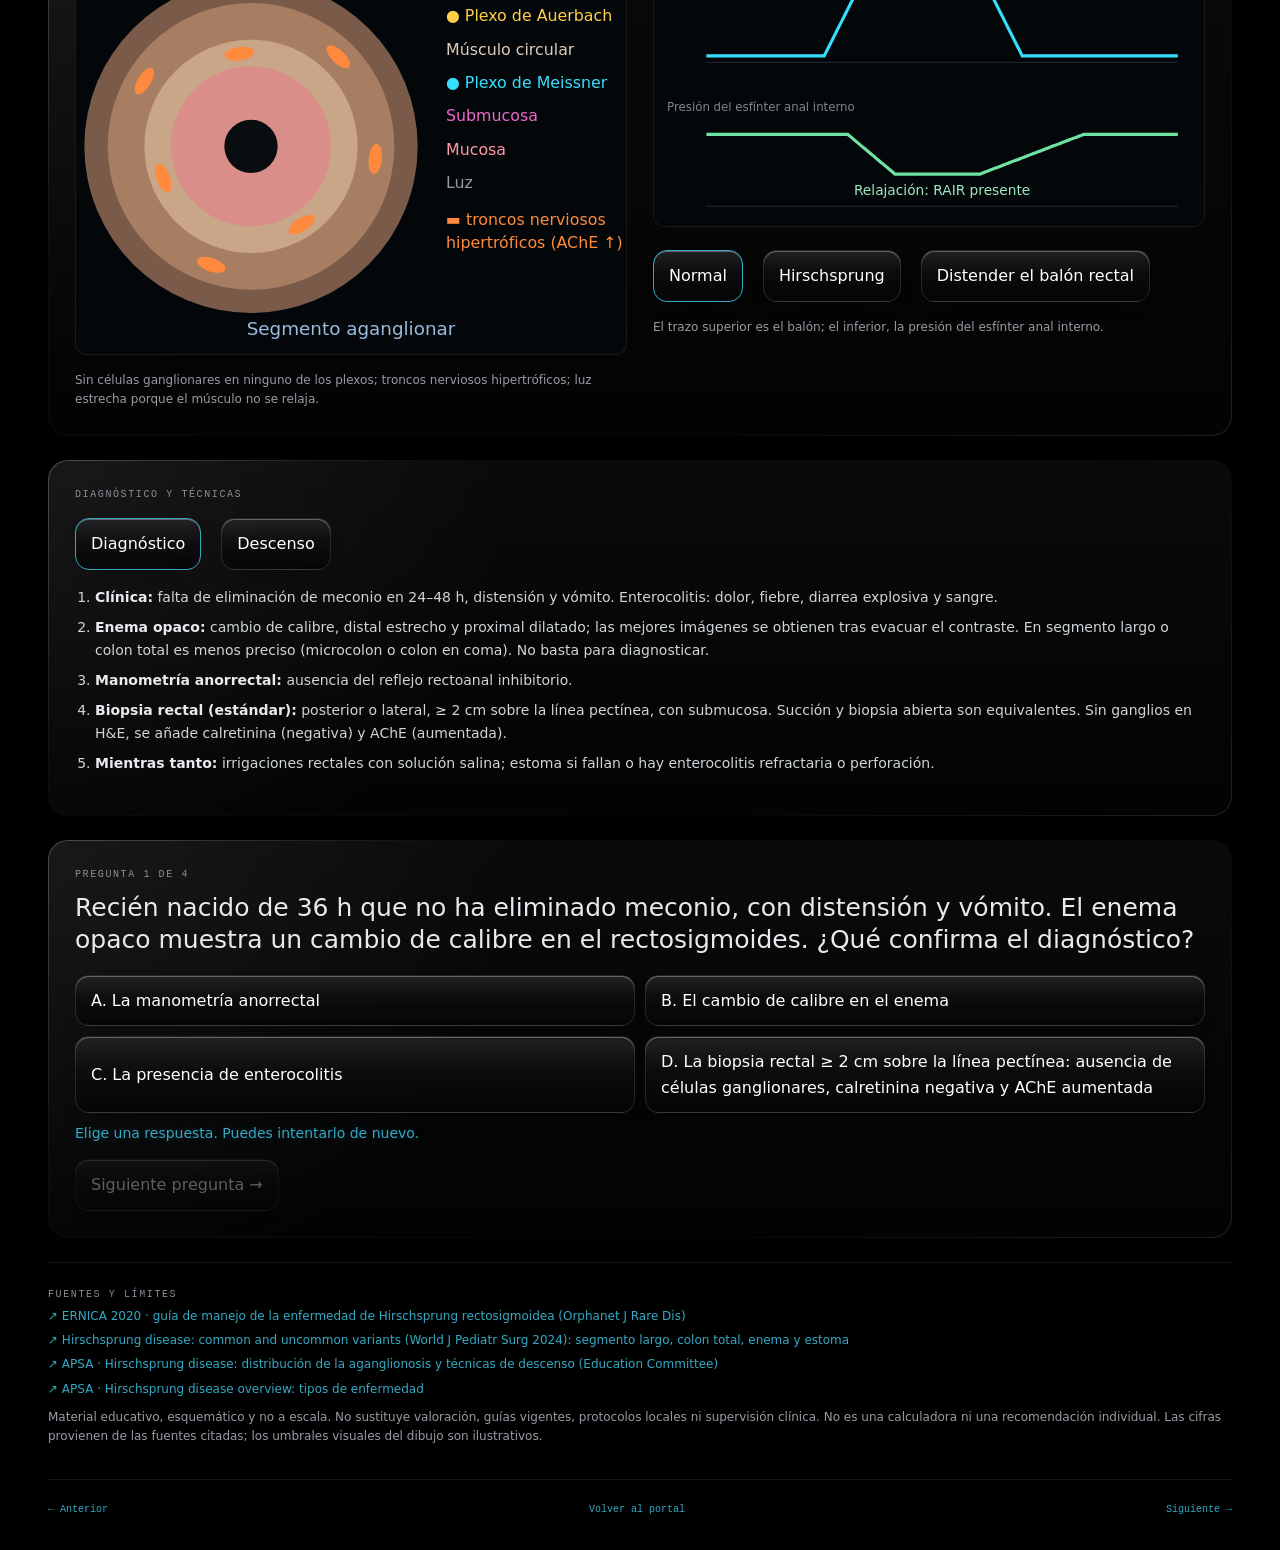
<file: atlas/09-hirschsprung.html>
<!doctype html><html lang="es"><head><meta charset="utf-8"><meta name="viewport" content="width=device-width,initial-scale=1"><link rel="icon" href="data:,"><title>Sin ganglios, sin relajación · Cirugía General R2</title><style>
:root{--bg:#050505;--stone:#0a0c10;--gold:#c9a45a;--light:#e8d5a3;--cyan:#3ee0ff;--ink:#e5e4df;--muted:#9ba4ab;--line:#343127;--red:#ef7169;--green:#8cd8b5;--serif:'Cinzel',Georgia,serif;--sans:'Source Sans 3',Arial,sans-serif;--mono:'JetBrains Mono',monospace}*{box-sizing:border-box}body{margin:0;background:var(--bg);color:var(--ink);font:16px/1.6 var(--sans)}body:before{content:'';position:fixed;inset:0;pointer-events:none;background:radial-gradient(ellipse at 85% 0,#18303920,transparent 50%);z-index:-1}a{color:var(--cyan);text-decoration:none}button,input,select,textarea{font:inherit}button,a,input,select{touch-action:manipulation}button{cursor:pointer}button:focus-visible,a:focus-visible,input:focus-visible,select:focus-visible,textarea:focus-visible{outline:2px solid var(--cyan);outline-offset:4px}button:disabled{opacity:.35;cursor:not-allowed}.wrap{max-width:1440px;margin:auto;padding:0 48px}.top{display:flex;align-items:center;justify-content:space-between;gap:20px;padding:22px 0 18px;border-bottom:1px solid var(--line);font:10px var(--mono);letter-spacing:.14em}.top .brand{font:600 18px var(--serif);letter-spacing:.22em;color:var(--light)}.top span{color:var(--muted)}.eyebrow{text-transform:uppercase;color:var(--gold);font:10px/1.5 var(--mono);letter-spacing:.16em}.intro{display:grid;grid-template-columns:1fr 350px;gap:30px;align-items:end;padding:26px 0}h1{font:500 clamp(27px,3.25vw,46px)/1.16 var(--serif);letter-spacing:-.03em;margin:10px 0}h2{font:500 25px/1.3 var(--serif);color:var(--light);margin:10px 0 18px}h3{font:500 18px/1.4 var(--serif);color:var(--light)}p{margin:9px 0}.dek{color:var(--muted);font-size:14px;line-height:1.7;margin:0}.stage-grid{display:grid;grid-template-columns:minmax(0,1fr) 300px;border:1px solid #6a5836;background:var(--stone);position:relative;box-shadow:0 0 45px #000,inset 0 0 0 5px #050505}.stage-grid:before,.stage-grid:after{content:'𓂀 𓆣 𓏏 𓊖 𓋹';position:absolute;top:0;bottom:0;z-index:4;writing-mode:vertical-rl;font:16px/1.6 Georgia;color:#8e713a66;pointer-events:none;padding:12px 2px;background:linear-gradient(90deg,#101217,#040505);border:1px solid #7a63383d;width:23px;letter-spacing:20px}.stage-grid:before{left:0}.stage-grid:after{right:0}.view{min-width:0;position:relative;background:radial-gradient(ellipse at 50% 50%,#112027 0,#090d12 45%,#030404 80%);margin-left:23px;overflow:hidden}.three{height:520px;position:relative;width:100%}.three canvas{width:100%;height:100%;display:block;touch-action:none}.view-top,.view-bottom{position:absolute;left:22px;right:22px;z-index:3;font:9px var(--mono);letter-spacing:.08em;color:var(--muted);pointer-events:none}.view-top{top:17px}.view-bottom{bottom:17px;display:flex;justify-content:space-between;gap:15px}.awake{color:var(--cyan);text-shadow:0 0 10px #3ee0ff99}.labels{position:absolute;inset:0;pointer-events:none}.label3{position:absolute;font:9px var(--mono);background:#05080cdd;border-left:1px solid currentColor;padding:4px 6px;white-space:nowrap;transform:translate(-50%,-50%);color:var(--cyan)}.controls{padding:24px 40px 20px 22px;border-left:1px solid var(--line);display:flex;flex-direction:column;gap:17px;background:linear-gradient(135deg,#0d1014,#070808)}label{display:block;color:#ced3d5;font-size:12px;margin-bottom:8px}select{width:100%;background:#10151b;color:var(--ink);border:1px solid #4c4738;padding:9px;font-size:12px;border-radius:2px}input[type=range]{width:100%;accent-color:var(--cyan);cursor:pointer}output{font:10px var(--mono);color:var(--cyan)}.status{border-top:1px solid var(--line);padding-top:14px;color:var(--light);font-size:13px;line-height:1.7;margin-top:auto;min-height:90px}.note{color:var(--muted);font-size:11px}.reading{display:grid;grid-template-columns:1fr 1fr;gap:38px;margin:32px 0}.reading article{border-top:1px solid var(--line);padding-top:18px}.reading p{color:#bac2c6;font-size:15px}.key{border-left:2px solid var(--gold);padding-left:23px}.quiz,.panel{border:1px solid var(--line);padding:26px;background:linear-gradient(145deg,#0b0e12,#060707);margin:24px 0}.quiz-options{display:grid;grid-template-columns:1fr 1fr;gap:10px}button,.btn{background:#0d1218;color:var(--ink);border:1px solid #39434a;padding:12px 15px;text-align:left;border-radius:2px;transition:border-color .2s,background .2s}button:hover,.btn:hover{border-color:var(--gold);background:#15191d}.correct{border-color:var(--green)!important;color:var(--green)!important}.wrong{border-color:var(--red)!important;color:var(--red)!important}.feedback{min-height:28px;font-size:14px;color:var(--cyan)}.sources{border-top:1px solid var(--line);padding:24px 0;color:var(--muted);font-size:12px}.sources a{display:block;margin:5px 0}.footer{display:flex;justify-content:space-between;border-top:1px solid var(--line);padding:24px 0 35px;gap:24px;font:10px var(--mono)}.hero{position:relative;min-height:475px;display:grid;grid-template-columns:1.2fr 1fr;align-items:center;gap:30px;overflow:hidden;border-bottom:1px solid #675334}.hero h1{font-size:clamp(42px,5.1vw,72px);max-width:700px;line-height:1.05}.hero em{font-style:normal;color:var(--light)}.hero .dek{max-width:550px}.hero-copy{z-index:3;padding:45px 0 50px}.hero-art{height:475px;position:relative;align-self:stretch;background:linear-gradient(90deg,#050505,transparent 22%,transparent 88%,#050505),url('egypt-ref.jpg') center 38%/cover;filter:saturate(.68)}.hero-art:after{content:'';position:absolute;inset:0;background:linear-gradient(0deg,#050505,transparent 35%,#05050522)}.hero-art:before{content:'𓂀 𓊖 𓋹';position:absolute;inset:16px 12px;border:1px solid #8c713d66;z-index:1;color:#c9a45a66;font:16px Georgia;padding:10px;letter-spacing:10px}.dust{position:absolute;inset:0;pointer-events:none;z-index:2}.dust i{position:absolute;bottom:-10px;background:var(--gold);border-radius:50%;box-shadow:0 0 9px #e8c66c;animation:rise 7s linear infinite}@keyframes rise{from{transform:translateY(0);opacity:0}15%{opacity:.7}to{transform:translateY(-360px) translateX(50px);opacity:0}}.route-label{margin:27px 0 15px;display:flex;justify-content:space-between;gap:15px}.index-grid{display:grid;grid-template-columns:repeat(3,1fr);gap:12px}.station-link{display:block;color:var(--ink);border:1px solid var(--line);padding:22px 24px;background:linear-gradient(135deg,#101318,#060707);position:relative;transition:.2s;min-height:170px}.station-link:before{content:'';position:absolute;left:0;top:20px;height:28px;width:2px;background:var(--gold)}.station-link:hover{transform:translateY(-3px);border-color:var(--gold)}.station-link .num{font:10px var(--mono);color:var(--cyan)}.station-link h3{margin:12px 0 8px}.station-link p{font-size:13px;color:var(--muted)}.resource-grid{display:grid;grid-template-columns:repeat(4,1fr);gap:12px}.resource-grid .station-link{min-height:185px}.pill{display:inline-block;font:9px var(--mono);color:var(--cyan);border:1px solid #255463;padding:5px 8px;margin:16px 10px 0 0}.ficha-layout{display:grid;grid-template-columns:200px minmax(0,1fr);gap:25px}.ficha-nav{display:flex;flex-direction:column;gap:7px}.ficha-nav button{font-size:12px;color:var(--muted);padding:13px}.ficha-nav button.active,.tabs button.active{color:var(--cyan);border-color:var(--cyan);background:#0c2029}.comparators{display:grid;grid-template-columns:repeat(3,1fr);gap:10px}.compare{border:1px solid var(--line);padding:17px;background:#0c1015}.compare h3{font-size:16px;margin:0 0 10px}.compare p{font-size:13px;color:#adb8bf}.compare strong{color:var(--cyan);font-weight:500}.compare.active{border-color:var(--cyan)}.ficha-visual{height:230px;border:1px solid #45402e;background:radial-gradient(ellipse,#101e26,#030505);margin:15px 0}.ficha-visual svg{width:100%;height:100%}.inline-controls{display:flex;gap:20px;align-items:center;flex-wrap:wrap;margin:16px 0}.inline-controls label{margin:0}.inline-controls select{width:auto;max-width:100%}.inline-controls input{width:220px}.ficha-case{border-left:2px solid var(--gold);padding-left:20px;margin:24px 0}.answer{padding:14px;background:#0c1c22;color:var(--cyan);margin-top:14px}.tabs{display:flex;gap:10px;flex-wrap:wrap;margin:16px 0 22px}.progress{display:flex;gap:9px;margin:16px 0}.progress span{height:3px;background:#293139;flex:1}.progress span.done{background:var(--cyan);box-shadow:0 0 10px #3ee0ff55}.case-layout{display:grid;grid-template-columns:260px 1fr;gap:30px}.case-side{border-right:1px solid var(--line);padding-right:26px}.case-side h2{font-size:22px}.case-side p{color:var(--muted);font-size:14px}.case-stage{font:70px var(--serif);color:#c9a45a66;line-height:1.2}.case-main{min-width:0}.case-main .quiz{margin-top:10px}.case-main .case-story{font-size:18px;line-height:1.7;color:#cbd1d4}textarea{display:block;width:100%;min-height:150px;background:#070b0f;color:var(--ink);border:1px solid #454b50;padding:16px;margin:15px 0;resize:vertical}.tree-shell{display:grid;grid-template-columns:280px 1fr;gap:25px}.tree-path{border-left:1px solid var(--gold);padding-left:20px}.tree-path div{font-size:13px;padding:12px 0;border-bottom:1px solid var(--line);color:var(--muted)}.tree-path div:last-child{color:var(--cyan)}.tree-main{min-height:340px}.tree-choices{display:grid;gap:12px}.tree-choices button{padding:17px}.tree-why{margin:20px 0;padding:17px;border-left:2px solid var(--cyan);background:#0c171c}.tree-why p{font-size:14px}.monitor{height:340px;position:relative;background:radial-gradient(ellipse,#0d1a22,#030505);border:1px solid #5a4e34}.monitor canvas{width:100%;height:100%}.night-grid{display:grid;grid-template-columns:1fr 330px;gap:25px}.night-clock{font:36px var(--mono);color:var(--cyan);margin:14px 0}.night-actions{display:flex;gap:10px;flex-wrap:wrap}.night-actions button{font-size:12px}.timeline-tags{display:flex;justify-content:space-between;font:9px var(--mono);color:var(--muted)}.timeline-tags span{max-width:100px}.hidden,[hidden]{display:none!important}.long-note{max-width:950px;color:var(--muted)}@media(max-width:960px){.wrap{padding:0 22px}.intro{grid-template-columns:1fr}.stage-grid{grid-template-columns:minmax(0,1fr) 260px}.controls{padding-left:15px;padding-right:35px}.resource-grid{grid-template-columns:1fr 1fr}.comparators{grid-template-columns:1fr 1fr}.hero h1{font-size:48px}.night-grid{grid-template-columns:1fr}.hero-art{height:480px}}@media(max-width:700px){.wrap{padding:0 17px}.top{font-size:8px}.top span{display:none}.top .brand{font-size:15px}.intro{padding:23px 0;gap:15px}.stage-grid{grid-template-columns:1fr}.three{height:460px}.view{margin-right:23px}.controls{margin:0 23px;border-left:0;border-top:1px solid var(--line);padding:22px}.stage-grid:after{height:460px;bottom:auto}.stage-grid:before{height:460px;bottom:auto}.reading,.case-layout,.tree-shell,.ficha-layout{grid-template-columns:1fr}.reading{gap:20px}.index-grid{grid-template-columns:1fr 1fr}.hero{display:block}.hero-copy{padding:35px 0;max-width:82%}.hero-art{position:absolute;right:-70px;top:0;width:65%;height:100%;opacity:.35}.hero h1{font-size:44px}.ficha-nav{display:grid;grid-template-columns:1fr 1fr}.comparators{grid-template-columns:1fr}.quiz-options{grid-template-columns:1fr}.case-side{border-right:0;border-bottom:1px solid var(--line);padding-bottom:20px}.case-stage{font-size:40px}.tree-path{display:flex;gap:15px;overflow:auto}.tree-path div{min-width:120px}.quiz,.panel{padding:20px}.footer{font-size:9px;gap:10px}.label3{font-size:8px}.night-grid{gap:12px}.view-top{font-size:8px}}@media(max-width:420px){.index-grid,.resource-grid{grid-template-columns:1fr}.three{height:420px}.stage-grid:before,.stage-grid:after{height:420px}.hero-copy{max-width:95%}.hero h1{font-size:38px}}@media(prefers-reduced-motion:reduce){*{animation:none!important;transition:none!important}}

/* Carved vector inlay: no platform-dependent hieroglyph glyphs. */
.stage-grid:before,.stage-grid:after{content:"";background-color:#090b0e;background-image:url("data:image/svg+xml,%3Csvg%20xmlns%3D%22http%3A%2F%2Fwww.w3.org%2F2000%2Fsvg%22%20width%3D%2223%22%20height%3D%22142%22%20viewBox%3D%220%200%2023%20142%22%3E%3Cg%20fill%3D%22none%22%20stroke%3D%22%23ad8b48%22%20stroke-opacity%3D%22.48%22%20stroke-width%3D%22.7%22%3E%3Cpath%20d%3D%22M3%202h17v136H3zM5%2036h13M5%2070h13M5%20105h13M5%20138h13%22%2F%3E%3Cpath%20d%3D%22M6%2015q5-7%2011%200-6%205-11%200m5-3v6m-5-2%204%206%205-2M9%2029h6%22%2F%3E%3Cpath%20d%3D%22M11%2044v19m-5-12h11m-6-8c-6%200-6%208%200%208s6-8%200-8M7%2065h8%22%2F%3E%3Cpath%20d%3D%22M7%2079q5-6%209%200v12q-5%207-9%200zm4-4v22m-5-13h12m-12%206h12M8%2099h7%22%2F%3E%3Cpath%20d%3D%22M6%20116l5-7%206%207-6%2010zm0%2013h11m-8-4v4m5-4v4%22%2F%3E%3C%2Fg%3E%3C%2Fsvg%3E");background-repeat:repeat-y;background-position:center top;letter-spacing:0;padding:0}.hero-art:before{content:"";background:linear-gradient(90deg,#c9a45a12,transparent 5%,transparent 95%,#c9a45a12)}

.tgl{display:flex;flex-wrap:wrap;gap:8px}.tgl button{padding:8px 11px;font-size:12px}button[aria-pressed=true]{border-color:#35a9c4!important;color:#fff}
.two3{display:grid;grid-template-columns:1fr 1fr;gap:26px}.fig{margin:0}.fig svg{width:100%;height:auto;background:#04070a;border:1px solid var(--line);border-radius:12px}.fig figcaption{font-size:12px;color:var(--muted);margin-top:8px}
#tabbody{font-size:14px;color:#cfd5d8}#tabbody ol{padding-left:20px}#tabbody li{margin:8px 0}#tabbody b{color:var(--light)}
@media(max-width:900px){.two3{grid-template-columns:1fr}}</style><link rel="stylesheet" href="nous-skin.css"></head><body><div class="wrap"><header><nav class="top"><a class="brand" href="index.html">R2 · CIRUGÍA GENERAL</a><a href="index.html">ATLAS QUIRÚRGICO</a><span>HGR 72 · SELECCIÓN CURADA</span></nav><div class="intro"><div><div class="eyebrow">ESTACIÓN 09 · R2 · Colon · enfermedad de Hirschsprung</div><h1>Sin ganglios, sin relajación</h1></div><p class="dek">El segmento estrecho es el enfermo y el colon dilatado es el sano. Enciende los plexos y mira dónde faltan.</p></div></header><main>
<section class="stage-grid"><div class="view"><div class="view-top">COLON · SEGMENTO AGANGLIÓNICO · 3D ESQUEMÁTICO / NO A ESCALA</div><div class="three" id="visual" role="img" aria-label="Modelo 3D del colon en enfermedad de Hirschsprung: segmento distal estrecho sin ganglios, zona de transición en cono y colon proximal dilatado"></div><div class="view-bottom"><span>ARRASTRA · ROTA · ACERCA</span><span class="awake">● MODELO ACTIVO</span></div></div>
<aside class="controls"><div class="eyebrow">Despierta el mecanismo</div>
<div class="control"><label for="variant">Longitud de la aganglionosis</label><select id="variant"><option value="rs">Rectosigmoide (70–85 %)</option><option value="lg">Segmento largo (≈15 %)</option><option value="tc">Colon total (≈8 %)</option></select></div>
<div class="tgl"><button id="b-plex" aria-pressed="false">Capa de plexos</button><button id="b-lab" aria-pressed="true">Etiquetas</button></div>
<div class="control"><label for="lvl">Nivel del corte / biopsia · <output id="out-lvl" for="lvl">0</output></label><input id="lvl" type="range" min="0" max="100" value="8"></div>
<div class="control"><label for="desc">Descenso del colon ganglionar · <output id="out-desc" for="desc">0 %</output></label><input id="desc" type="range" min="0" max="100" value="0"><label for="tech" style="margin-top:10px">Técnica</label><select id="tech"><option value="soave">Soave (endorrectal)</option><option value="swenson">Swenson</option><option value="duhamel">Duhamel</option></select></div>
<div class="status" id="status" aria-live="polite"></div><p class="note">Las longitudes de la ilustración son relativas. Los porcentajes son de series publicadas.</p></aside></section>
<section class="reading"><article><div class="eyebrow">Esencial</div>
<p>La enfermedad de Hirschsprung es un trastorno congénito de la motilidad con incidencia de 1 en 5000 y predominio masculino de 4 a 1. Faltan las células ganglionares de los plexos submucoso (Meissner) y mientérico (Auerbach) en el intestino distal. Siempre se afecta el recto y la aganglionosis sube una longitud variable.</p>
<p>El segmento sin ganglios no se relaja: queda contraído y estrecho, con troncos nerviosos extrínsecos hipertróficos (actividad de acetilcolinesterasa aumentada), y produce una obstrucción funcional. Más arriba, la zona de transición en cono lo une al colon proximal dilatado, que es el segmento ganglionar. Por eso el «colon grande» es el sano y el estrecho es el enfermo.</p>
<p>El reflejo rectoanal inhibitorio depende de esos plexos: al distender el recto, el esfínter anal interno debe relajarse. En Hirschsprung no lo hace, y esa ausencia en la manometría apoya el diagnóstico. La aganglionosis se limita al rectosigmoides en 70–85 %, es de segmento largo en cerca del 15 % y abarca todo el colon en cerca del 8 %.</p>
<p>El recién nacido típico no pasa meconio en 24–48 h, con distensión y vómito. La enterocolitis (fiebre, diarrea explosiva, sangre) es la complicación temida.</p></article>
<article class="key"><div class="eyebrow">Clave de examen</div>
<p><strong>Diagnóstico de certeza:</strong> biopsia rectal representativa, al menos 2 cm por arriba de la línea pectínea y con submucosa. Cualquier célula ganglionar en H&amp;E excluye la enfermedad; si no se ven, se añade calretinina (negativa en el segmento aganglionar) y la AChE está aumentada. El enema opaco (cambio de calibre) y la manometría orientan, pero son inferiores a la biopsia, sobre todo en lactantes pequeños.</p>
<p><strong>Tratamiento:</strong> irrigaciones rectales con solución salina descomprimen a cerca del 75 %; si fallan, hay enterocolitis que no cede o perforación, se hace estoma derivativo en el íleon distal. El descenso suele hacerse de forma electiva 2–3 meses después del diagnóstico.</p>
<p><strong>Técnicas:</strong> Soave (disecar la mucosa y bajar el colon por el manguito muscular), Swenson (resección de espesor total con anastomosis coloanal) y Duhamel (dejar el muñón aganglionar y anastomosar látero-lateral el colon retrorrectal). Se reseca 5–10 cm arriba de la transición, o hasta confirmar ganglios con una biopsia circular.</p></article></section>
<section class="panel"><div class="eyebrow">Qué ves en cada nivel · cambia con el control de nivel</div>
<div class="two3"><figure class="fig"><svg id="sec" viewBox="0 0 330 250" role="img" aria-label="Corte transversal de la pared intestinal con plexos"></svg><figcaption id="seccap"></figcaption></figure>
<figure class="fig"><svg id="rair" viewBox="0 0 420 220" role="img" aria-label="Trazo de manometría anorrectal con y sin reflejo rectoanal inhibitorio"></svg>
<div class="inline-controls"><button id="r-n" aria-pressed="true">Normal</button><button id="r-h" aria-pressed="false">Hirschsprung</button><button id="r-go">Distender el balón rectal</button></div><figcaption id="rcap">El trazo superior es el balón; el inferior, la presión del esfínter anal interno.</figcaption></figure></div></section>
<section class="panel"><div class="eyebrow">Diagnóstico y técnicas</div><div class="inline-controls"><button class="tab" data-t="dx" aria-pressed="true">Diagnóstico</button><button class="tab" data-t="tx" aria-pressed="false">Descenso</button></div><div id="tabbody"></div></section>
<section class="quiz" id="quiz"><div id="quiz-body"></div></section>
<section class="sources"><div class="eyebrow">Fuentes y límites</div><a target="_blank" rel="noopener" href="https://pmc.ncbi.nlm.nih.gov/articles/PMC7318734/">↗ ERNICA 2020 · guía de manejo de la enfermedad de Hirschsprung rectosigmoidea (Orphanet J Rare Dis)</a><a target="_blank" rel="noopener" href="https://pmc.ncbi.nlm.nih.gov/articles/PMC11367348/">↗ Hirschsprung disease: common and uncommon variants (World J Pediatr Surg 2024): segmento largo, colon total, enema y estoma</a><a target="_blank" rel="noopener" href="https://www.pedsurglibrary.com/apsa/repview?name=42_1884020_PDF&type=682-140">↗ APSA · Hirschsprung disease: distribución de la aganglionosis y técnicas de descenso (Education Committee)</a><a target="_blank" rel="noopener" href="https://www.pedsurglibrary.com/apsa/repview?name=68_1884007_PDF&type=682-116">↗ APSA · Hirschsprung disease overview: tipos de enfermedad</a><p>Material educativo, esquemático y no a escala. No sustituye valoración, guías vigentes, protocolos locales ni supervisión clínica. No es una calculadora ni una recomendación individual. Las cifras provienen de las fuentes citadas; los umbrales visuales del dibujo son ilustrativos.</p></section>
<nav class="footer"><a href="08-fuga-anastomotica.html">← Anterior</a><a href="index.html">Volver al portal</a><a href="10-caso-cuci-crohn.html">Siguiente →</a></nav></main></div>
<script type="importmap">{"imports":{"three":"../vendor/three/three.module.min.js","three/addons/":"../vendor/three/addons/"}}</script>
<script type="module">const CAT_ID="3d-hirschsprung",TOTAL_STEPS=5;

const $=id=>document.getElementById(id);
const reduced=matchMedia('(prefers-reduced-motion: reduce)').matches;
window.__events=[];window.__ready=false;
const _sent=new Set();
function emit(event,extra){
  const msg=Object.assign({source:'calot-atlas',v:1,id:CAT_ID,event:event},extra||{});
  window.__events.push(msg);
  try{ window.parent !== window && window.parent.postMessage(msg,'*'); }catch(e){}
}
function step(n){ if(_sent.has(n))return; _sent.add(n); emit('step',{step:n,total:TOTAL_STEPS}); const el=document.querySelector('.progress span:nth-child('+n+')'); if(el)el.classList.add('done'); }
let _done=false;
function complete(score){ if(_done)return; _done=true; emit('complete',{step:TOTAL_STEPS,total:TOTAL_STEPS,score:Math.round(score*100)/100}); }
emit('open');
/* Quiz: una pregunta a la vez; acierto a la primera cuenta para el puntaje */
function runQuiz(QUIZ,onDone){
  let i=0,first=0,tried=false;
  const host=$('quiz-body');
  function render(){
    const q=QUIZ[i];tried=false;
    host.innerHTML='<div class="eyebrow">Pregunta '+(i+1)+' de '+QUIZ.length+'</div><h2>'+q.q+'</h2><div class="quiz-options" id="qopts"></div><p class="feedback" id="qfb" aria-live="polite">Elige una respuesta. Puedes intentarlo de nuevo.</p><button id="qnext" disabled>'+(i<QUIZ.length-1?'Siguiente pregunta →':'Terminar')+'</button>';
    const box=$('qopts');
    q.options.forEach((o,k)=>{const b=document.createElement('button');b.textContent=String.fromCharCode(65+k)+'. '+o;b.addEventListener('click',()=>{
      const ok=k===q.answer;
      box.querySelectorAll('button').forEach(e=>e.classList.remove('correct','wrong'));
      b.classList.add(ok?'correct':'wrong');
      if(ok&&!tried)first++;
      tried=true;
      $('qfb').textContent=(ok?'Correcto. ':'No todavía. ')+q.explain;
      if(ok){$('qnext').disabled=false;}
      window.__quiz={i,ok,first};
    });box.appendChild(b);});
    $('qnext').addEventListener('click',()=>{ if(i<QUIZ.length-1){i++;render();} else { host.innerHTML='<div class="eyebrow">Reactivos completos</div><h2>Aciertos a la primera: '+first+' / '+QUIZ.length+'</h2><p class="feedback">Puedes volver a explorar el modelo; los reactivos quedan resueltos.</p>'; window.__quizDone=first/QUIZ.length; onDone(first/QUIZ.length);} });
  }
  render();
}


const QUIZ=[
{q:'Recién nacido de 36 h que no ha eliminado meconio, con distensión y vómito. El enema opaco muestra un cambio de calibre en el rectosigmoides. ¿Qué confirma el diagnóstico?',
 options:['La manometría anorrectal','El cambio de calibre en el enema','La presencia de enterocolitis','La biopsia rectal ≥ 2 cm sobre la línea pectínea: ausencia de células ganglionares, calretinina negativa y AChE aumentada'],answer:3,
 explain:'El diagnóstico se basa en histología rectal representativa. El enema y la manometría orientan, pero son inferiores a una biopsia adecuada, sobre todo en lactantes pequeños (ERNICA 2020).'},
{q:'¿Qué esperas en la manometría anorrectal de un paciente con enfermedad de Hirschsprung?',
 options:['Relajación del esfínter anal interno al distender el recto','Ausencia del reflejo rectoanal inhibitorio','Hipotonía del esfínter anal externo','Un reflejo exagerado'],answer:1,
 explain:'Al distender el balón rectal el esfínter interno no se relaja porque faltan los plexos que median el reflejo. Es un dato de apoyo, no sustituye a la biopsia.'},
{q:'¿Qué muestra la histología del segmento afectado?',
 options:['Más células ganglionares en el plexo de Auerbach','Ausencia del plexo submucoso solamente','Ausencia de células ganglionares en los plexos submucoso (Meissner) y mientérico (Auerbach), con troncos nerviosos hipertróficos','Plexos normales con fibrosis de la submucosa'],answer:2,
 explain:'Faltan los ganglios de ambos plexos y se ven troncos nerviosos extrínsecos hipertróficos con AChE aumentada. El segmento no se relaja y queda estrecho.'},
{q:'¿Qué técnica de descenso diseca la mucosa del recto aganglionar y baja el colon ganglionar por el manguito muscular que queda?',
 options:['Soave (descenso endorrectal)','Swenson','Duhamel','Hartmann'],answer:0,
 explain:'En el Soave se conserva el manguito muscular. En el Swenson se reseca el recto aganglionar de espesor total y se anastomosa el colon al ano; en el Duhamel se deja el muñón aganglionar y se anastomosa látero-lateral el colon retrorrectal. ERNICA no encuentra superioridad entre ERP y Duhamel.'}
];
runQuiz(QUIZ,s=>complete(s));
const state={variant:'rs',plex:false,lab:true,lvl:8,desc:0,tech:'soave'};
const clamp=(x,a,b)=>Math.min(b,Math.max(a,x)),smooth=u=>{u=clamp(u,0,1);return u*u*(3-2*u)};
let T,OrbitControls,RoomEnvironment,P;
let rebuild=()=>{};
let zonesSeen=new Set();
const TXT={dx:'<ol><li><b>Clínica:</b> falta de eliminación de meconio en 24–48 h, distensión y vómito. Enterocolitis: dolor, fiebre, diarrea explosiva y sangre.</li><li><b>Enema opaco:</b> cambio de calibre, distal estrecho y proximal dilatado; las mejores imágenes se obtienen tras evacuar el contraste. En segmento largo o colon total es menos preciso (microcolon o colon en coma). No basta para diagnosticar.</li><li><b>Manometría anorrectal:</b> ausencia del reflejo rectoanal inhibitorio.</li><li><b>Biopsia rectal (estándar):</b> posterior o lateral, ≥ 2 cm sobre la línea pectínea, con submucosa. Succión y biopsia abierta son equivalentes. Sin ganglios en H&amp;E, se añade calretinina (negativa) y AChE (aumentada).</li><li><b>Mientras tanto:</b> irrigaciones rectales con solución salina; estoma si fallan o hay enterocolitis refractaria o perforación.</li></ol>',
 tx:'<ol><li><b>Principio:</b> quitar el segmento aganglionar y conectar colon con ganglios al canal anal, conservando el esfínter.</li><li><b>Soave / endorrectal:</b> se diseca la mucosa del recto aganglionar y el colon desciende por el manguito muscular.</li><li><b>Swenson:</b> resección de espesor total del recto aganglionar y anastomosis colo-anal término-terminal.</li><li><b>Duhamel:</b> se deja el muñón rectal aganglionar y el colon baja por detrás, con anastomosis látero-lateral grapada.</li><li><b>Margen:</b> transección 5–10 cm arriba de la transición, o hasta confirmar ganglios en ambos plexos con una biopsia circular (rosquilla).</li><li><b>Momento y vía:</b> descenso electivo 2–3 meses tras el diagnóstico, por laparoscopia, abierta o solo transanal en rectosigmoide. No hay superioridad demostrada de una técnica sobre otra.</li></ol>'};
function setTab(t){document.querySelectorAll('.tab').forEach(b=>b.setAttribute('aria-pressed',b.dataset.t===t));$('tabbody').innerHTML=TXT[t];if(t==='tx')window.__tabTx=true;}
document.querySelectorAll('.tab').forEach(b=>b.addEventListener('click',()=>setTab(b.dataset.t)));setTab('dx');

/* ---------- geometría lógica (sin Three) ---------- */
let ut=.2,L=.07,uIC=.8,ucut=.3;
const NAME={rs:'Rectosigmoide',lg:'Segmento largo',tc:'Colon total'};
function zoneAt(u){return u<ut-L/2?'ag':u>ut+L/2?'gg':'tr';}

/* ---------- corte transversal ---------- */
function section(){
  const z=zoneAt(state.lvl/100),cx=105,cy=125;let s='';
  const lum=z==='ag'?16:z==='tr'?28:42;
  const ring=(r1,r2,col,op=1)=>'<circle cx="'+cx+'" cy="'+cy+'" r="'+r2+'" fill="'+col+'" opacity="'+op+'"/>';
  s+=ring(0,100,'#7a5b4a')+ring(0,86,'#a77e62')+ring(0,64,'#c9a687')+ring(0,48,'#d98e8a');s+='<circle cx="'+cx+'" cy="'+cy+'" r="'+lum+'" fill="#0a0d10"/>';
  const rnd=(function(){let a=7;return()=>(a=(a*16807)%2147483647)/2147483647;})();
  const n=z==='gg'?12:z==='tr'?4:0;
  for(let k=0;k<n;k++){const a=k/n*Math.PI*2+.2,r=56+(rnd()-.5)*4;s+='<g fill="#35e0ff"><circle cx="'+(cx+r*Math.cos(a)).toFixed(1)+'" cy="'+(cy+r*Math.sin(a)).toFixed(1)+'" r="3.4"/><circle cx="'+(cx+(r+4)*Math.cos(a+.07)).toFixed(1)+'" cy="'+(cy+(r+4)*Math.sin(a+.07)).toFixed(1)+'" r="2.6"/></g>';}
  for(let k=0;k<n;k++){const a=k/n*Math.PI*2+.5,r=75;s+='<g fill="#ffcf4a"><circle cx="'+(cx+r*Math.cos(a)).toFixed(1)+'" cy="'+(cy+r*Math.sin(a)).toFixed(1)+'" r="3.8"/><circle cx="'+(cx+(r+4)*Math.cos(a+.07)).toFixed(1)+'" cy="'+(cy+(r+4)*Math.sin(a+.07)).toFixed(1)+'" r="2.8"/></g>';}
  const nt=z==='ag'?7:z==='tr'?3:0;
  for(let k=0;k<nt;k++){const a=k/nt*Math.PI*2+.1,r=k%2?56:75;s+='<ellipse cx="'+(cx+r*Math.cos(a)).toFixed(1)+'" cy="'+(cy+r*Math.sin(a)).toFixed(1)+'" rx="9" ry="4" fill="#ff8a3d" transform="rotate('+(a*180/Math.PI+90).toFixed(0)+' '+(cx+r*Math.cos(a)).toFixed(1)+' '+(cy+r*Math.sin(a)).toFixed(1)+')"/>';}
  const lab=(y,t,c)=>'<text x="222" y="'+y+'" fill="'+c+'" font-size="9.5">'+t+'</text>';
  s+=lab(30,'Músculo longitudinal','#cdb') +lab(50,'● Plexo de Auerbach','#ffcf4a')+lab(70,'Músculo circular','#dcb')+lab(90,'● Plexo de Meissner','#35e0ff')+lab(110,'Submucosa','#e6c')+lab(130,'Mucosa','#f9a')+lab(150,'Luz','#999');
  if(z!=='gg')s+=lab(172,'▬ troncos nerviosos','#ff8a3d')+lab(186,'hipertróficos (AChE ↑)','#ff8a3d');
  s+='<text x="165" y="238" fill="#9bd" font-size="11" text-anchor="middle">'+(z==='ag'?'Segmento aganglionar':z==='tr'?'Zona de transición':'Segmento con ganglios')+'</text>';
  $('sec').innerHTML=s;
  $('seccap').textContent=z==='ag'?'Sin células ganglionares en ninguno de los plexos; troncos nerviosos hipertróficos; luz estrecha porque el músculo no se relaja.':z==='tr'?'Zona de transición: ganglios escasos o irregulares, nervios hipertróficos todavía presentes y calibre en cono.':'Plexos de Meissner y Auerbach presentes; luz dilatada por la obstrucción funcional distal.';
  zonesSeen.add(z);if(zonesSeen.has('ag')&&zonesSeen.has('gg'))step(3);
}
/* ---------- manometría RAIR ---------- */
let rairMode='n',rairAnim=null,rairP=1;
function drawRair(p){
  const W=420,x0=40,x1=400;let s='<rect width="420" height="220" fill="#04070a"/><text x="10" y="28" fill="#7c868c" font-size="9">Balón rectal</text><text x="10" y="132" fill="#7c868c" font-size="9">Presión del esfínter anal interno</text>';
  s+='<line x1="'+x0+'" x2="'+x1+'" y1="95" y2="95" stroke="#1b232a"/><line x1="'+x0+'" x2="'+x1+'" y1="205" y2="205" stroke="#1b232a"/>';
  const X=t=>x0+(x1-x0)*t;
  const balloon=t=>t<.25?0:t<.32?(t-.25)/.07:t<.6?1:t<.67?1-(t-.6)/.07:0;
  const pres=t=>{if(rairMode==='h'){return 1+ (balloon(t)>0?.06*balloon(t):0);} const b=t<.3?0:t<.4?(t-.3)/.1:t<.58?1:t<.8?1-(t-.58)/.22:0;return 1-.55*b;};
  let a='',b='';for(let i=0;i<=200;i++){const t=i/200;if(t>p)break;a+=(i?'L':'M')+X(t).toFixed(1)+' '+(90-balloon(t)*50).toFixed(1);b+=(i?'L':'M')+X(t).toFixed(1)+' '+(205-pres(t)*55).toFixed(1);}
  s+='<path d="'+a+'" fill="none" stroke="#35e0ff" stroke-width="2.4"/><path d="'+b+'" fill="none" stroke="'+(rairMode==='h'?'#ff6b7d':'#6fe3a1')+'" stroke-width="2.4"/>';
  if(p>.65)s+='<text x="'+X(.5)+'" y="'+(rairMode==='h'?148:196)+'" fill="'+(rairMode==='h'?'#ff9aa6':'#9fe8bf')+'" font-size="10.5" text-anchor="middle">'+(rairMode==='h'?'Sin relajación: RAIR ausente':'Relajación: RAIR presente')+'</text>';
  $('rair').innerHTML=s;
}
function runRair(){cancelAnimationFrame(rairAnim);step(4);if(reduced){rairP=1;drawRair(1);return;}let t0=performance.now();const tick=t=>{rairP=Math.min(1,(t-t0)/2800);drawRair(rairP);if(rairP<1)rairAnim=requestAnimationFrame(tick);};rairAnim=requestAnimationFrame(tick);}
$('r-n').addEventListener('click',()=>{rairMode='n';$('r-n').setAttribute('aria-pressed',true);$('r-h').setAttribute('aria-pressed',false);runRair();});
$('r-h').addEventListener('click',()=>{rairMode='h';$('r-h').setAttribute('aria-pressed',true);$('r-n').setAttribute('aria-pressed',false);runRair();});
$('r-go').addEventListener('click',runRair);
drawRair(.0);drawRair(1);

function status(){
  const u=state.lvl/100,z=zoneAt(u);
  const v=state.variant;let t=NAME[v]+': ';
  t+=v==='rs'?'la aganglionosis termina en el recto o el sigmoides; es la forma más frecuente y la de mejor pronóstico.':v==='lg'?'el segmento sin ganglios sube más allá del sigmoides sin abarcar todo el colon. El enema es menos preciso, se suele necesitar estoma y mapeo con biopsias.':'todo el colon carece de ganglios y la transición está en el íleon. Se hace estoma al diagnóstico; en esta forma hay igual proporción de niñas y más antecedente familiar.';
  t+=' Corte actual: '+(z==='ag'?'segmento aganglionar (estrecho).':z==='tr'?'zona de transición (cono).':'segmento con ganglios.');
  if(state.desc>0)t+=' Descenso: '+({soave:'el colon baja por el manguito muscular tras disecar la mucosa.',swenson:'se resecó el recto aganglionar y el colon se une al ano.',duhamel:'el muñón aganglionar queda y el colon baja por detrás.'}[state.tech]);
  $('status').textContent=t;
}
function refresh(){$('out-lvl').textContent=state.lvl;$('out-desc').textContent=state.desc+' %';section();status();}
$('variant').addEventListener('change',e=>{state.variant=e.target.value;step(1);sync();});
$('lvl').addEventListener('input',e=>{state.lvl=+e.target.value;sync();});
$('desc').addEventListener('input',e=>{state.desc=+e.target.value;if(state.desc>=80)step(5);sync();});
$('tech').addEventListener('change',e=>{state.tech=e.target.value;sync();});
$('b-plex').addEventListener('click',()=>{state.plex=!state.plex;$('b-plex').setAttribute('aria-pressed',state.plex);if(state.plex)step(2);sync();});
$('b-lab').addEventListener('click',()=>{state.lab=!state.lab;$('b-lab').setAttribute('aria-pressed',state.lab);sync();});
function sync(){refresh();rebuild();}

try{T=await import('three');({OrbitControls}=await import('three/addons/controls/OrbitControls.js'));({RoomEnvironment}=await import('three/addons/environments/RoomEnvironment.js'));spatial();}
catch(e){$('visual').innerHTML='<div class="panel">No se pudo cargar el modelo 3D (requiere WebGL). El texto, los esquemas y los reactivos siguen funcionando.</div>';window.__loadFailure=String(e);refresh();}
function spatial(){
const host=$('visual'),scene=new T.Scene(),camera=new T.PerspectiveCamera(37,host.clientWidth/host.clientHeight,.1,100);camera.position.set(0,-.1,12.3);
const renderer=new T.WebGLRenderer({antialias:true,alpha:true,preserveDrawingBuffer:true});renderer.setPixelRatio(Math.min(devicePixelRatio,2));renderer.setSize(host.clientWidth,host.clientHeight);renderer.toneMapping=T.ACESFilmicToneMapping;renderer.toneMappingExposure=1.12;host.appendChild(renderer.domElement);
const pm=new T.PMREMGenerator(renderer);scene.environment=pm.fromScene(new RoomEnvironment(),.04).texture;
const key=new T.DirectionalLight(0xffe5ba,3.2);key.position.set(-4,6,8);scene.add(key);const rim=new T.PointLight(0x3ee0ff,60);rim.position.set(5,1,-3);scene.add(rim);scene.add(new T.AmbientLight(0xaac5dc,.7));
const orbit=new OrbitControls(camera,renderer.domElement);orbit.enableDamping=true;orbit.minDistance=7;orbit.maxDistance=24;orbit.update();
const dyn=new T.Group();scene.add(dyn);const labelHost=document.createElement('div');labelHost.className='labels';host.appendChild(labelHost);let tags=[];
const V=(x,y,z=0)=>new T.Vector3(x,y,z);
const ctrl=[V(0,-3.7),V(0,-2.6),V(.9,-2.1),V(-.9,-1.5),V(.9,-.9),V(2.3,-.8),V(3.3,.2),V(3.3,1.7),V(2.9,2.55),V(1.5,2.25),V(0,2.05),V(-1.5,2.25),V(-2.9,2.55),V(-3.3,1.7),V(-3.3,-.3),V(-3.1,-1.5),V(-2.3,-2.3),V(-1.4,-2.35)];
const curve=new T.CatmullRomCurve3(ctrl,false,'centripetal');
const DN=900,dense=curve.getSpacedPoints(DN);
const uOf=v=>{let b=0,bd=1e9;dense.forEach((p,i)=>{const d=p.distanceToSquared(v);if(d<bd){bd=d;b=i;}});return b/DN;};
const LM={sig:uOf(ctrl[4]),mid:uOf(ctrl[10]),ic:uOf(ctrl[15])+.015};
const pf=u=>curve.getPointAt(clamp(u,0,1));
const tanAt=u=>curve.getTangentAt(clamp(u,0,1));
const HEALTHY=new T.Color(0xc69a82),AGAN=new T.Color(0x7f93a0);
function params(){uIC=LM.ic;L=.07;ut=state.variant==='rs'?LM.sig:state.variant==='lg'?LM.mid:uIC+.035;ucut=ut+L/2+.012;}
const cone=u=>smooth((u-(ut-L/2))/L);
function radius(u){
  const c=cone(u),rN=.16;
  const col=rN+(.52-rN)*c*(1+.0), il=state.variant==='tc'?rN+(.34-rN)*c:.2;
  const w=smooth((u-(uIC-.012))/.024);let r=col*(1-w)+il*w;
  if(u<uIC&&r>.3)r*=1+.07*Math.cos(u*230);
  return r;
}
function colorAt(u){return AGAN.clone().lerp(HEALTHY,cone(u));}
function tubeFn(pfun,u0,u1,rf,cf,seg,rad=16){
  const pos=[],nor=[],col=[],idx=[];let N=null;let prev=null;
  const pts=[];for(let i=0;i<=seg;i++)pts.push(pfun(u0+(u1-u0)*i/seg));
  for(let i=0;i<=seg;i++){
    const Tg=(pts[Math.min(i+1,seg)].clone().sub(pts[Math.max(i-1,0)])).normalize();
    if(!N){N=Math.abs(Tg.z)<.9?V(0,0,1).cross(Tg).normalize():V(1,0,0).cross(Tg).normalize();}
    else{N=N.clone().sub(Tg.clone().multiplyScalar(N.dot(Tg))).normalize();}
    const B=Tg.clone().cross(N);const u=u0+(u1-u0)*i/seg,r=rf(u),c=cf(u);
    for(let j=0;j<=rad;j++){const a=j/rad*Math.PI*2,cx=Math.cos(a),sy=Math.sin(a);const nx=N.x*cx+B.x*sy,ny=N.y*cx+B.y*sy,nz=N.z*cx+B.z*sy;pos.push(pts[i].x+r*nx,pts[i].y+r*ny,pts[i].z+r*nz);nor.push(nx,ny,nz);col.push(c.r,c.g,c.b);}
  }
  for(let i=0;i<seg;i++)for(let j=0;j<rad;j++){const a=i*(rad+1)+j,b=(i+1)*(rad+1)+j;idx.push(a,b,a+1,b,b+1,a+1);}
  const g=new T.BufferGeometry();g.setAttribute('position',new T.Float32BufferAttribute(pos,3));g.setAttribute('normal',new T.Float32BufferAttribute(nor,3));g.setAttribute('color',new T.Float32BufferAttribute(col,3));g.setIndex(idx);return g;
}
function mat(o){return new T.MeshPhysicalMaterial(Object.assign({roughness:.45,metalness:.05,clearcoat:.45,side:T.DoubleSide,vertexColors:true},o));}
function clearDyn(){while(dyn.children.length){const o=dyn.children.pop();o.geometry&&o.geometry.dispose();o.material&&o.material.dispose();}tags=[];labelHost.innerHTML='';}
function tag(text,p,color='#3ee0ff'){const el=document.createElement('span');el.className='label3';el.textContent=text;el.style.color=color;labelHost.appendChild(el);tags.push({el,p:p.clone()});}
const rndSeed=s=>()=>(s=(s*16807)%2147483647)/2147483647;

rebuild=function(){
  clearDyn();params();
  const d=state.desc/100,tech=state.tech,plex=state.plex;
  const alpha=plex?.28:.95;
  /* mapa del descenso: [ucut,1] -> [ucut(1-d),1] */
  const m=u=>ucut*(1-d)+(u-ucut)*(1-ucut*(1-d))/(1-ucut);
  const zoff=u2=>tech==='duhamel'?-.4*d*(1-smooth((u2-ucut)/.3)):0;
  const pfNeo=u=>{const u2=m(u);const p=pf(u2);p.z+=zoff(u2);return p;};
  /* segmento distal (hasta ucut) */
  let distAlpha=alpha;if(d>0){distAlpha=tech==='swenson'?alpha*(1-d):tech==='soave'?alpha*(1-d):alpha*.7;}
  if(distAlpha>.02){const g=tubeFn(pf,0,ucut,radius,colorAt,Math.max(30,Math.round(ucut*260)));const o=new T.Mesh(g,mat({transparent:distAlpha<.9,opacity:distAlpha,depthWrite:distAlpha>.8}));dyn.add(o);}
  if(d>0&&tech==='soave'){const cuff=new T.Mesh(tubeFn(pf,0,ucut,u=>Math.max(.2,radius(u)*1.1),()=>new T.Color(0xb86a5c),Math.round(ucut*200)),mat({transparent:true,opacity:.22*Math.min(1,d*3),depthWrite:false}));dyn.add(cuff);}
  /* segmento proximal */
  const rP=u=>{const r0=radius(u),rt=u>uIC?(state.variant==='tc'?.22:.2):.3;return r0*(1-d)+rt*d;};
  const gP=tubeFn(pfNeo,ucut,1,rP,()=>HEALTHY,Math.round((1-ucut)*300));dyn.add(new T.Mesh(gP,mat({transparent:alpha<.9,opacity:alpha,depthWrite:alpha>.8})));
  /* plexos / troncos */
  if(plex){
    const rnd=rndSeed(11),dummy=new T.Object3D();
    const mei=[],aue=[],trk=[];
    for(let u=.01;u<1;u+=.0042){
      const c=cone(u);const inProx=u>=ucut;const uu=inProx?m(u):u;
      if(d>0&&!inProx&&tech!=='duhamel')continue;
      const p=(inProx?pfNeo(u):pf(u)),tg=tanAt(uu);
      const ref=Math.abs(tg.z)<.9?V(0,0,1):V(1,0,0);const N=ref.clone().cross(tg).normalize(),B=tg.clone().cross(N);
      let r=inProx?rP(u):radius(u);
      for(let k=0;k<3;k++){const th=rnd()*Math.PI*2;
        if(rnd()<c){mei.push(p.clone().add(N.clone().multiplyScalar(Math.cos(th)*r*.62)).add(B.clone().multiplyScalar(Math.sin(th)*r*.62)));}
        const th2=rnd()*Math.PI*2;
        if(rnd()<c){aue.push(p.clone().add(N.clone().multiplyScalar(Math.cos(th2)*r*.9)).add(B.clone().multiplyScalar(Math.sin(th2)*r*.9)));}
      }
      if(rnd()<(1-c)*.75){const th3=rnd()*Math.PI*2,rr=r*(rnd()<.5?.64:.9);trk.push({p:p.clone().add(N.clone().multiplyScalar(Math.cos(th3)*rr)).add(B.clone().multiplyScalar(Math.sin(th3)*rr)),t:tg.clone()});}
    }
    const mk=(arr,col,rad)=>{if(!arr.length)return;const im=new T.InstancedMesh(new T.SphereGeometry(rad,10,8),new T.MeshStandardMaterial({color:col,emissive:col,emissiveIntensity:.9,roughness:.4}),arr.length);arr.forEach((p,i)=>{dummy.position.copy(p);dummy.rotation.set(0,0,0);dummy.scale.set(1,1,1);dummy.updateMatrix();im.setMatrixAt(i,dummy.matrix);});dyn.add(im);};
    mk(mei,0x35e0ff,.034);mk(aue,0xffcf4a,.04);
    if(trk.length){const im=new T.InstancedMesh(new T.CylinderGeometry(.022,.022,.2,6),new T.MeshStandardMaterial({color:0xff8a3d,emissive:0xff8a3d,emissiveIntensity:.6}),trk.length);trk.forEach((o,i)=>{dummy.position.copy(o.p);dummy.quaternion.setFromUnitVectors(V(0,1,0),o.t);dummy.scale.set(1,1,1);dummy.updateMatrix();im.setMatrixAt(i,dummy.matrix);});dyn.add(im);}
  }
  /* marcador de nivel */
  {const u=state.lvl/100;const uu=(d>0&&u>=ucut)?m(u):u;const p=(d>0&&u>=ucut)?pfNeo(u):pf(uu);const r=(d>0&&u>=ucut)?rP(u):radius(u);
   const tor=new T.Mesh(new T.TorusGeometry(r+.1,.035,10,48),new T.MeshBasicMaterial({color:0xffffff}));tor.position.copy(p);tor.quaternion.setFromUnitVectors(V(0,0,1),tanAt(uu));dyn.add(tor);}
  /* etiquetas */
  if(state.lab){
    const uAg=Math.max(.04,ut*.45);
    if(d<.5||tech==='duhamel')tag('Segmento aganglionar · estrecho',pf(uAg).clone().add(V(1.55,-.25,0)),'#9fb4c2');
    if(d<.5)tag('Zona de transición · cono',pf(ut).clone().add(V(1.25,.45,0)),'#e8d5a3');
    tag(d>.6?'Colon ganglionar descendido':(state.variant==='tc'?'Íleon dilatado':'Colon proximal dilatado'),pf(state.variant==='tc'?uIC+.045:.62).clone().add(V(0,.9,0)),'#3ee0ff');
    tag('Ano · esfínter interno',V(.55,-3.7),'#ef7169');
    if(plex){tag('● Meissner (submucoso)',V(-3.3,.6,.4).add(V(-.3,0,0)),'#35e0ff');tag('● Auerbach (mientérico)',V(-3.3,1.1,.4).add(V(-.3,.4,0)),'#ffcf4a');if(d===0)tag('▬ Troncos hipertróficos',pf(uAg).clone().add(V(-1.7,-.3,0)),'#ff8a3d');}
  }
  window.__modelObjects=dyn.children.length;
};
refresh();rebuild();
function frame(){requestAnimationFrame(frame);orbit.update();renderer.render(scene,camera);for(const t of tags){const p=t.p.clone().project(camera);t.el.style.left=(p.x*.5+.5)*host.clientWidth+'px';t.el.style.top=(-p.y*.5+.5)*host.clientHeight+'px';t.el.style.display=p.z>1?'none':'';}}
requestAnimationFrame(frame);
new ResizeObserver(()=>{camera.aspect=host.clientWidth/host.clientHeight;camera.updateProjectionMatrix();renderer.setSize(host.clientWidth,host.clientHeight);}).observe(host);
window.__ready=true;window.__tech='Three.js r160 · anatomía procedural';
}

</script><script src="nous-skin.js"></script></body></html>
</file>
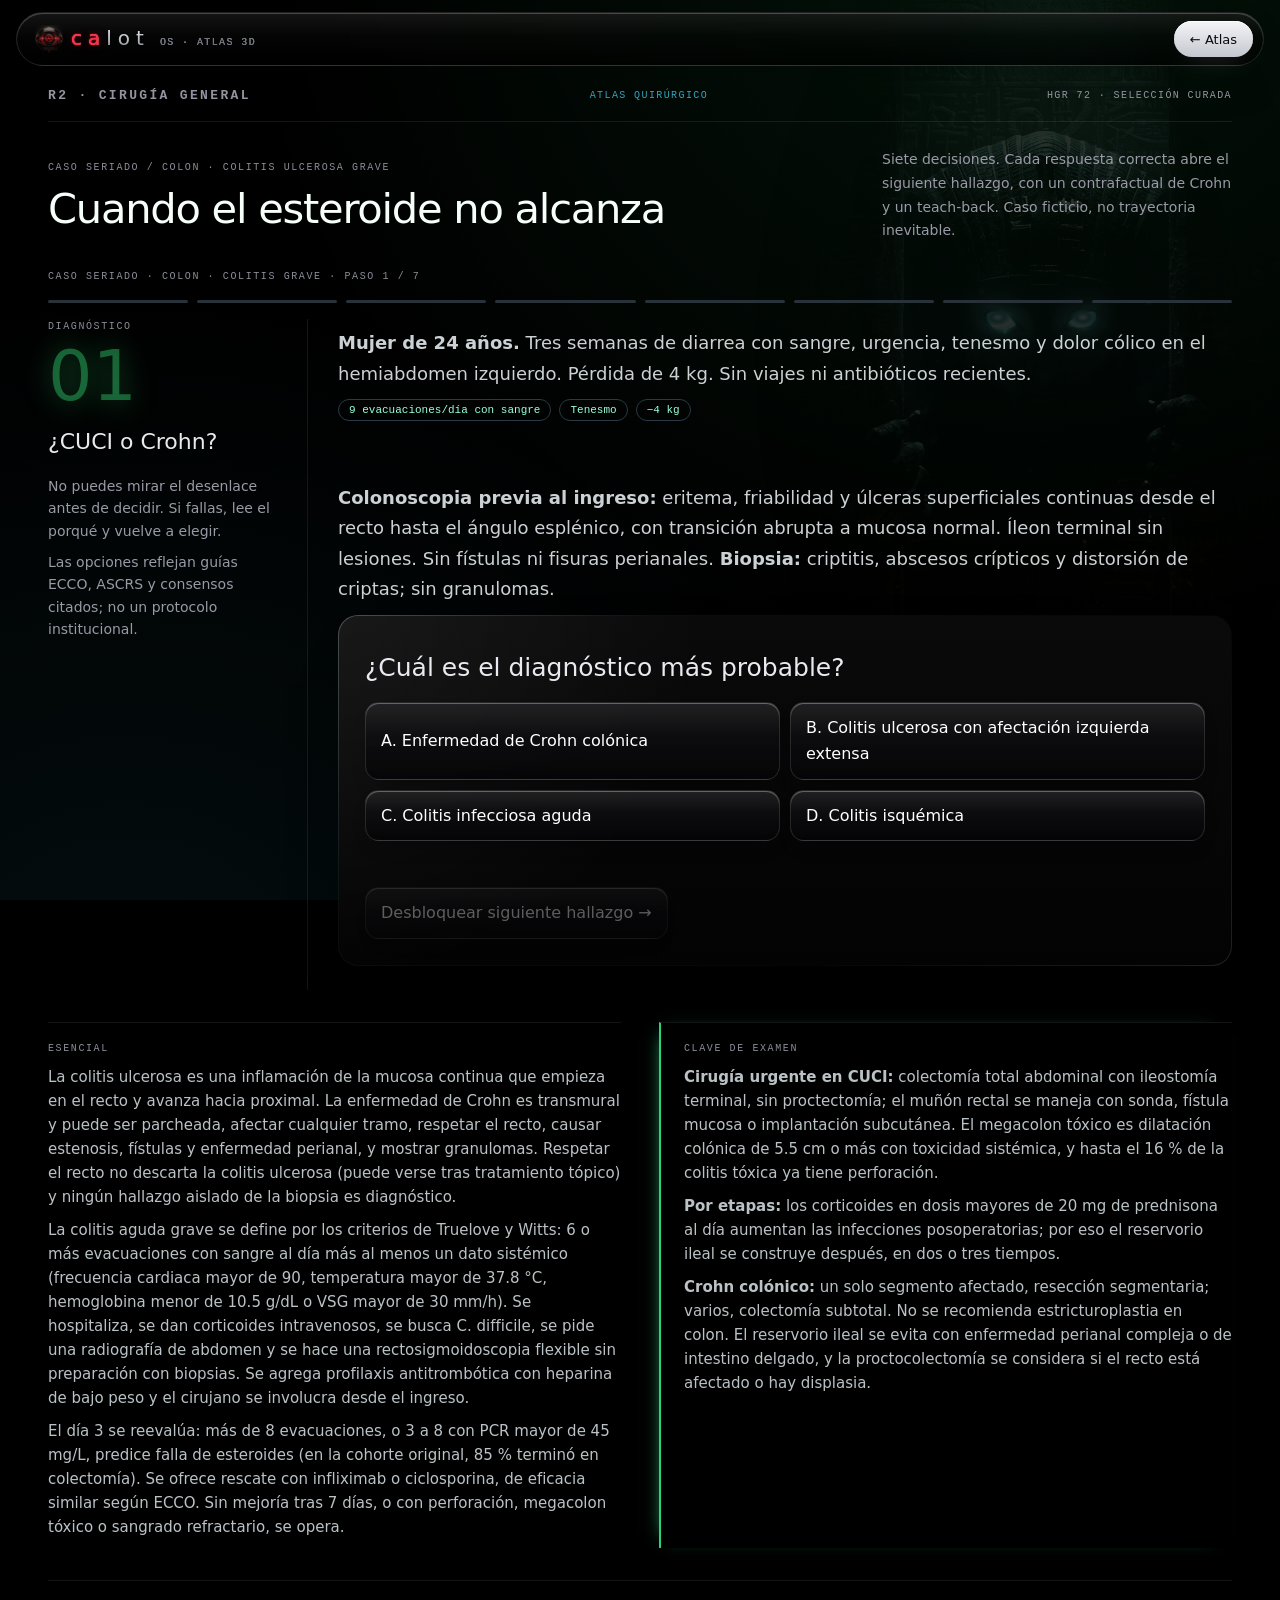
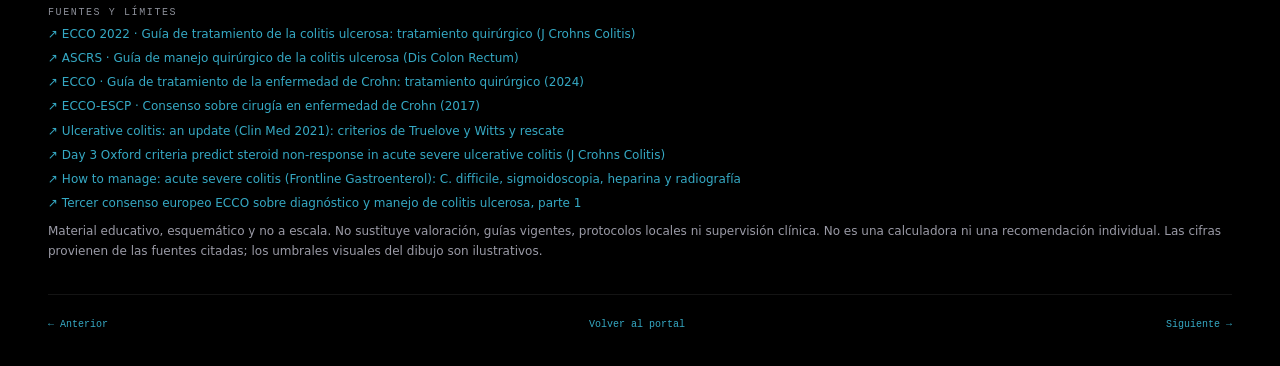
<file: atlas/10-caso-cuci-crohn.html>
<!doctype html><html lang="es"><head><meta charset="utf-8"><meta name="viewport" content="width=device-width,initial-scale=1"><link rel="icon" href="data:,"><title>Cuando el esteroide no alcanza · Cirugía General R2</title><style>
:root{--bg:#050505;--stone:#0a0c10;--gold:#c9a45a;--light:#e8d5a3;--cyan:#3ee0ff;--ink:#e5e4df;--muted:#9ba4ab;--line:#343127;--red:#ef7169;--green:#8cd8b5;--serif:'Cinzel',Georgia,serif;--sans:'Source Sans 3',Arial,sans-serif;--mono:'JetBrains Mono',monospace}*{box-sizing:border-box}body{margin:0;background:var(--bg);color:var(--ink);font:16px/1.6 var(--sans)}body:before{content:'';position:fixed;inset:0;pointer-events:none;background:radial-gradient(ellipse at 85% 0,#18303920,transparent 50%);z-index:-1}a{color:var(--cyan);text-decoration:none}button,input,select,textarea{font:inherit}button,a,input,select{touch-action:manipulation}button{cursor:pointer}button:focus-visible,a:focus-visible,input:focus-visible,select:focus-visible,textarea:focus-visible{outline:2px solid var(--cyan);outline-offset:4px}button:disabled{opacity:.35;cursor:not-allowed}.wrap{max-width:1440px;margin:auto;padding:0 48px}.top{display:flex;align-items:center;justify-content:space-between;gap:20px;padding:22px 0 18px;border-bottom:1px solid var(--line);font:10px var(--mono);letter-spacing:.14em}.top .brand{font:600 18px var(--serif);letter-spacing:.22em;color:var(--light)}.top span{color:var(--muted)}.eyebrow{text-transform:uppercase;color:var(--gold);font:10px/1.5 var(--mono);letter-spacing:.16em}.intro{display:grid;grid-template-columns:1fr 350px;gap:30px;align-items:end;padding:26px 0}h1{font:500 clamp(27px,3.25vw,46px)/1.16 var(--serif);letter-spacing:-.03em;margin:10px 0}h2{font:500 25px/1.3 var(--serif);color:var(--light);margin:10px 0 18px}h3{font:500 18px/1.4 var(--serif);color:var(--light)}p{margin:9px 0}.dek{color:var(--muted);font-size:14px;line-height:1.7;margin:0}.stage-grid{display:grid;grid-template-columns:minmax(0,1fr) 300px;border:1px solid #6a5836;background:var(--stone);position:relative;box-shadow:0 0 45px #000,inset 0 0 0 5px #050505}.stage-grid:before,.stage-grid:after{content:'𓂀 𓆣 𓏏 𓊖 𓋹';position:absolute;top:0;bottom:0;z-index:4;writing-mode:vertical-rl;font:16px/1.6 Georgia;color:#8e713a66;pointer-events:none;padding:12px 2px;background:linear-gradient(90deg,#101217,#040505);border:1px solid #7a63383d;width:23px;letter-spacing:20px}.stage-grid:before{left:0}.stage-grid:after{right:0}.view{min-width:0;position:relative;background:radial-gradient(ellipse at 50% 50%,#112027 0,#090d12 45%,#030404 80%);margin-left:23px;overflow:hidden}.three{height:520px;position:relative;width:100%}.three canvas{width:100%;height:100%;display:block;touch-action:none}.view-top,.view-bottom{position:absolute;left:22px;right:22px;z-index:3;font:9px var(--mono);letter-spacing:.08em;color:var(--muted);pointer-events:none}.view-top{top:17px}.view-bottom{bottom:17px;display:flex;justify-content:space-between;gap:15px}.awake{color:var(--cyan);text-shadow:0 0 10px #3ee0ff99}.labels{position:absolute;inset:0;pointer-events:none}.label3{position:absolute;font:9px var(--mono);background:#05080cdd;border-left:1px solid currentColor;padding:4px 6px;white-space:nowrap;transform:translate(-50%,-50%);color:var(--cyan)}.controls{padding:24px 40px 20px 22px;border-left:1px solid var(--line);display:flex;flex-direction:column;gap:17px;background:linear-gradient(135deg,#0d1014,#070808)}label{display:block;color:#ced3d5;font-size:12px;margin-bottom:8px}select{width:100%;background:#10151b;color:var(--ink);border:1px solid #4c4738;padding:9px;font-size:12px;border-radius:2px}input[type=range]{width:100%;accent-color:var(--cyan);cursor:pointer}output{font:10px var(--mono);color:var(--cyan)}.status{border-top:1px solid var(--line);padding-top:14px;color:var(--light);font-size:13px;line-height:1.7;margin-top:auto;min-height:90px}.note{color:var(--muted);font-size:11px}.reading{display:grid;grid-template-columns:1fr 1fr;gap:38px;margin:32px 0}.reading article{border-top:1px solid var(--line);padding-top:18px}.reading p{color:#bac2c6;font-size:15px}.key{border-left:2px solid var(--gold);padding-left:23px}.quiz,.panel{border:1px solid var(--line);padding:26px;background:linear-gradient(145deg,#0b0e12,#060707);margin:24px 0}.quiz-options{display:grid;grid-template-columns:1fr 1fr;gap:10px}button,.btn{background:#0d1218;color:var(--ink);border:1px solid #39434a;padding:12px 15px;text-align:left;border-radius:2px;transition:border-color .2s,background .2s}button:hover,.btn:hover{border-color:var(--gold);background:#15191d}.correct{border-color:var(--green)!important;color:var(--green)!important}.wrong{border-color:var(--red)!important;color:var(--red)!important}.feedback{min-height:28px;font-size:14px;color:var(--cyan)}.sources{border-top:1px solid var(--line);padding:24px 0;color:var(--muted);font-size:12px}.sources a{display:block;margin:5px 0}.footer{display:flex;justify-content:space-between;border-top:1px solid var(--line);padding:24px 0 35px;gap:24px;font:10px var(--mono)}.hero{position:relative;min-height:475px;display:grid;grid-template-columns:1.2fr 1fr;align-items:center;gap:30px;overflow:hidden;border-bottom:1px solid #675334}.hero h1{font-size:clamp(42px,5.1vw,72px);max-width:700px;line-height:1.05}.hero em{font-style:normal;color:var(--light)}.hero .dek{max-width:550px}.hero-copy{z-index:3;padding:45px 0 50px}.hero-art{height:475px;position:relative;align-self:stretch;background:linear-gradient(90deg,#050505,transparent 22%,transparent 88%,#050505),url('egypt-ref.jpg') center 38%/cover;filter:saturate(.68)}.hero-art:after{content:'';position:absolute;inset:0;background:linear-gradient(0deg,#050505,transparent 35%,#05050522)}.hero-art:before{content:'𓂀 𓊖 𓋹';position:absolute;inset:16px 12px;border:1px solid #8c713d66;z-index:1;color:#c9a45a66;font:16px Georgia;padding:10px;letter-spacing:10px}.dust{position:absolute;inset:0;pointer-events:none;z-index:2}.dust i{position:absolute;bottom:-10px;background:var(--gold);border-radius:50%;box-shadow:0 0 9px #e8c66c;animation:rise 7s linear infinite}@keyframes rise{from{transform:translateY(0);opacity:0}15%{opacity:.7}to{transform:translateY(-360px) translateX(50px);opacity:0}}.route-label{margin:27px 0 15px;display:flex;justify-content:space-between;gap:15px}.index-grid{display:grid;grid-template-columns:repeat(3,1fr);gap:12px}.station-link{display:block;color:var(--ink);border:1px solid var(--line);padding:22px 24px;background:linear-gradient(135deg,#101318,#060707);position:relative;transition:.2s;min-height:170px}.station-link:before{content:'';position:absolute;left:0;top:20px;height:28px;width:2px;background:var(--gold)}.station-link:hover{transform:translateY(-3px);border-color:var(--gold)}.station-link .num{font:10px var(--mono);color:var(--cyan)}.station-link h3{margin:12px 0 8px}.station-link p{font-size:13px;color:var(--muted)}.resource-grid{display:grid;grid-template-columns:repeat(4,1fr);gap:12px}.resource-grid .station-link{min-height:185px}.pill{display:inline-block;font:9px var(--mono);color:var(--cyan);border:1px solid #255463;padding:5px 8px;margin:16px 10px 0 0}.ficha-layout{display:grid;grid-template-columns:200px minmax(0,1fr);gap:25px}.ficha-nav{display:flex;flex-direction:column;gap:7px}.ficha-nav button{font-size:12px;color:var(--muted);padding:13px}.ficha-nav button.active,.tabs button.active{color:var(--cyan);border-color:var(--cyan);background:#0c2029}.comparators{display:grid;grid-template-columns:repeat(3,1fr);gap:10px}.compare{border:1px solid var(--line);padding:17px;background:#0c1015}.compare h3{font-size:16px;margin:0 0 10px}.compare p{font-size:13px;color:#adb8bf}.compare strong{color:var(--cyan);font-weight:500}.compare.active{border-color:var(--cyan)}.ficha-visual{height:230px;border:1px solid #45402e;background:radial-gradient(ellipse,#101e26,#030505);margin:15px 0}.ficha-visual svg{width:100%;height:100%}.inline-controls{display:flex;gap:20px;align-items:center;flex-wrap:wrap;margin:16px 0}.inline-controls label{margin:0}.inline-controls select{width:auto;max-width:100%}.inline-controls input{width:220px}.ficha-case{border-left:2px solid var(--gold);padding-left:20px;margin:24px 0}.answer{padding:14px;background:#0c1c22;color:var(--cyan);margin-top:14px}.tabs{display:flex;gap:10px;flex-wrap:wrap;margin:16px 0 22px}.progress{display:flex;gap:9px;margin:16px 0}.progress span{height:3px;background:#293139;flex:1}.progress span.done{background:var(--cyan);box-shadow:0 0 10px #3ee0ff55}.case-layout{display:grid;grid-template-columns:260px 1fr;gap:30px}.case-side{border-right:1px solid var(--line);padding-right:26px}.case-side h2{font-size:22px}.case-side p{color:var(--muted);font-size:14px}.case-stage{font:70px var(--serif);color:#c9a45a66;line-height:1.2}.case-main{min-width:0}.case-main .quiz{margin-top:10px}.case-main .case-story{font-size:18px;line-height:1.7;color:#cbd1d4}textarea{display:block;width:100%;min-height:150px;background:#070b0f;color:var(--ink);border:1px solid #454b50;padding:16px;margin:15px 0;resize:vertical}.tree-shell{display:grid;grid-template-columns:280px 1fr;gap:25px}.tree-path{border-left:1px solid var(--gold);padding-left:20px}.tree-path div{font-size:13px;padding:12px 0;border-bottom:1px solid var(--line);color:var(--muted)}.tree-path div:last-child{color:var(--cyan)}.tree-main{min-height:340px}.tree-choices{display:grid;gap:12px}.tree-choices button{padding:17px}.tree-why{margin:20px 0;padding:17px;border-left:2px solid var(--cyan);background:#0c171c}.tree-why p{font-size:14px}.monitor{height:340px;position:relative;background:radial-gradient(ellipse,#0d1a22,#030505);border:1px solid #5a4e34}.monitor canvas{width:100%;height:100%}.night-grid{display:grid;grid-template-columns:1fr 330px;gap:25px}.night-clock{font:36px var(--mono);color:var(--cyan);margin:14px 0}.night-actions{display:flex;gap:10px;flex-wrap:wrap}.night-actions button{font-size:12px}.timeline-tags{display:flex;justify-content:space-between;font:9px var(--mono);color:var(--muted)}.timeline-tags span{max-width:100px}.hidden,[hidden]{display:none!important}.long-note{max-width:950px;color:var(--muted)}@media(max-width:960px){.wrap{padding:0 22px}.intro{grid-template-columns:1fr}.stage-grid{grid-template-columns:minmax(0,1fr) 260px}.controls{padding-left:15px;padding-right:35px}.resource-grid{grid-template-columns:1fr 1fr}.comparators{grid-template-columns:1fr 1fr}.hero h1{font-size:48px}.night-grid{grid-template-columns:1fr}.hero-art{height:480px}}@media(max-width:700px){.wrap{padding:0 17px}.top{font-size:8px}.top span{display:none}.top .brand{font-size:15px}.intro{padding:23px 0;gap:15px}.stage-grid{grid-template-columns:1fr}.three{height:460px}.view{margin-right:23px}.controls{margin:0 23px;border-left:0;border-top:1px solid var(--line);padding:22px}.stage-grid:after{height:460px;bottom:auto}.stage-grid:before{height:460px;bottom:auto}.reading,.case-layout,.tree-shell,.ficha-layout{grid-template-columns:1fr}.reading{gap:20px}.index-grid{grid-template-columns:1fr 1fr}.hero{display:block}.hero-copy{padding:35px 0;max-width:82%}.hero-art{position:absolute;right:-70px;top:0;width:65%;height:100%;opacity:.35}.hero h1{font-size:44px}.ficha-nav{display:grid;grid-template-columns:1fr 1fr}.comparators{grid-template-columns:1fr}.quiz-options{grid-template-columns:1fr}.case-side{border-right:0;border-bottom:1px solid var(--line);padding-bottom:20px}.case-stage{font-size:40px}.tree-path{display:flex;gap:15px;overflow:auto}.tree-path div{min-width:120px}.quiz,.panel{padding:20px}.footer{font-size:9px;gap:10px}.label3{font-size:8px}.night-grid{gap:12px}.view-top{font-size:8px}}@media(max-width:420px){.index-grid,.resource-grid{grid-template-columns:1fr}.three{height:420px}.stage-grid:before,.stage-grid:after{height:420px}.hero-copy{max-width:95%}.hero h1{font-size:38px}}@media(prefers-reduced-motion:reduce){*{animation:none!important;transition:none!important}}

/* Carved vector inlay: no platform-dependent hieroglyph glyphs. */
.stage-grid:before,.stage-grid:after{content:"";background-color:#090b0e;background-image:url("data:image/svg+xml,%3Csvg%20xmlns%3D%22http%3A%2F%2Fwww.w3.org%2F2000%2Fsvg%22%20width%3D%2223%22%20height%3D%22142%22%20viewBox%3D%220%200%2023%20142%22%3E%3Cg%20fill%3D%22none%22%20stroke%3D%22%23ad8b48%22%20stroke-opacity%3D%22.48%22%20stroke-width%3D%22.7%22%3E%3Cpath%20d%3D%22M3%202h17v136H3zM5%2036h13M5%2070h13M5%20105h13M5%20138h13%22%2F%3E%3Cpath%20d%3D%22M6%2015q5-7%2011%200-6%205-11%200m5-3v6m-5-2%204%206%205-2M9%2029h6%22%2F%3E%3Cpath%20d%3D%22M11%2044v19m-5-12h11m-6-8c-6%200-6%208%200%208s6-8%200-8M7%2065h8%22%2F%3E%3Cpath%20d%3D%22M7%2079q5-6%209%200v12q-5%207-9%200zm4-4v22m-5-13h12m-12%206h12M8%2099h7%22%2F%3E%3Cpath%20d%3D%22M6%20116l5-7%206%207-6%2010zm0%2013h11m-8-4v4m5-4v4%22%2F%3E%3C%2Fg%3E%3C%2Fsvg%3E");background-repeat:repeat-y;background-position:center top;letter-spacing:0;padding:0}.hero-art:before{content:"";background:linear-gradient(90deg,#c9a45a12,transparent 5%,transparent 95%,#c9a45a12)}

.case-layout{display:grid;grid-template-columns:260px 1fr;gap:30px}.case-side{border-right:1px solid var(--line);padding-right:26px}.case-main{min-width:0}
.progress{display:flex;gap:9px;margin:16px 0}.progress span{height:3px;background:#293139;flex:1}.progress span.done{background:var(--green)}
#case-log .logc{border:1px solid var(--line);border-radius:12px;padding:10px 14px;margin:0 0 8px;font-size:13px;color:#aeb7bc;background:#05080a}#case-log .logc b{color:var(--light)}
.case-story .vit{display:flex;gap:8px;flex-wrap:wrap;margin:10px 0 0}.case-story .vit span{font:11px var(--mono);border:1px solid #2b3a44;border-radius:999px;padding:4px 10px;color:#9fd}
.cmpt{width:100%;border-collapse:collapse;font-size:13.5px;margin-top:10px}.cmpt th,.cmpt td{border-top:1px solid var(--line);padding:10px 12px;text-align:left;vertical-align:top;color:#c8ced1}.cmpt th{color:var(--light);font-weight:500}.cmpt td:first-child{color:var(--light);width:110px}
textarea{width:100%;padding:12px;font-size:14px}
@media(max-width:900px){.case-layout{grid-template-columns:1fr}.case-side{border-right:0;border-bottom:1px solid var(--line);padding-bottom:20px}}</style><link rel="stylesheet" href="nous-skin.css"></head><body><div class="wrap"><header><nav class="top"><a class="brand" href="index.html">R2 · CIRUGÍA GENERAL</a><a href="index.html">ATLAS QUIRÚRGICO</a><span>HGR 72 · SELECCIÓN CURADA</span></nav><div class="intro"><div><div class="eyebrow">CASO SERIADO / COLON · COLITIS ULCEROSA GRAVE</div><h1>Cuando el esteroide no alcanza</h1></div><p class="dek">Siete decisiones. Cada respuesta correcta abre el siguiente hallazgo, con un contrafactual de Crohn y un teach-back. Caso ficticio, no trayectoria inevitable.</p></div></header><main>
<div class="eyebrow" id="case-counter"></div><div class="progress" id="progress"><span></span><span></span><span></span><span></span><span></span><span></span><span></span><span></span></div>
<div id="case-game" class="case-layout"><aside class="case-side"><div class="eyebrow" id="side-eyebrow">PASO DEL CASO</div><div class="case-stage" id="case-stage"></div><h2 id="case-label"></h2><p>No puedes mirar el desenlace antes de decidir. Si fallas, lee el porqué y vuelve a elegir.</p><p class="note">Las opciones reflejan guías ECCO, ASCRS y consensos citados; no un protocolo institucional.</p></aside>
<section class="case-main"><div id="case-log"></div><p class="case-story" id="case-story"></p>
<section class="quiz"><h2 id="case-question"></h2><div class="quiz-options" id="case-options"></div><p id="case-feedback" class="feedback" aria-live="polite"></p><button id="next-case" disabled>Desbloquear siguiente hallazgo →</button></section>
<section class="panel" id="cf-table" hidden><div class="eyebrow">Contrafactual · ¿y si fuera Crohn?</div><table class="cmpt"><thead><tr><th></th><th>Colitis ulcerosa</th><th>Enfermedad de Crohn</th></tr></thead><tbody>
<tr><td>Distribución</td><td>Continua desde el recto, sin respetar segmentos; transición abrupta a mucosa normal</td><td>Parcheada (lesiones salteadas); puede respetar el recto; afecta íleon; estenosis y fístulas</td></tr>
<tr><td>Perianal</td><td>Poco habitual</td><td>Fístulas complejas o recurrentes: sospecha de Crohn</td></tr>
<tr><td>Histología</td><td>Criptitis, abscesos crípticos, distorsión de criptas; sin granulomas</td><td>Inflamación parcheada y transmural; los granulomas favorecen el diagnóstico</td></tr>
<tr><td>Cirugía</td><td>Curativa para la enfermedad intestinal: colectomía y, si procede, reservorio</td><td>No curativa: se preserva intestino; resección segmentaria; IPAA se evita con enfermedad perianal o de delgado</td></tr></tbody></table></section>
</section></div>
<section class="panel" id="teachback" hidden><div class="eyebrow">Teach-back / explícalo tú</div><h2>¿Por qué el mismo cuadro de colitis grave termina en colectomía subtotal con ileostomía en la CUCI, y por qué en Crohn no se hace un reservorio?</h2><p>En tus palabras: relaciona gravedad, falla del rescate, riesgo de operar con esteroides, el muñón rectal y la diferencia entre curar y preservar. No escribas datos reales de pacientes. Tu respuesta no se envía ni se califica automáticamente.</p><label for="teach-text">Tu explicación</label><textarea id="teach-text" rows="5" style="width:100%" placeholder="Elegiría… porque…"></textarea><p><button id="reveal-teach">Contrastar con la clave</button></p>
<div id="teach-key" class="answer" hidden><p>En la CUCI grave que falla a esteroides y a un rescate, o con megacolon tóxico, perforación o sangrado, la operación es una colectomía total abdominal con ileostomía terminal: controla la fuente sin una anastomosis ni una proctectomía en un paciente inmunosuprimido y con corticoides, y el muñón rectal se maneja con una sonda, una fístula mucosa o implantándolo. La proctectomía con reservorio ileal se hace después, ya sin esteroides altos, porque la enfermedad se limita a mucosa del colon y recto y quitarlos la cura.</p><p>En el Crohn la enfermedad puede estar en cualquier tramo y reaparece sobre el intestino que queda, así que se preserva la mayor longitud posible: resección segmentaria si hay un solo segmento, subtotal si hay varios, y sin reservorio cuando hay enfermedad perianal compleja o de intestino delgado por riesgo de sepsis pélvica y falla del reservorio.</p><p>Autochequeo: ¿nombraste el criterio de gravedad, el día de reevaluación y por qué se opera en etapas? ¿Evitaste «siempre» y «nunca» injustificados?</p></div><p><button id="restart-case">Volver a resolver</button></p></section>
<section class="reading"><article><div class="eyebrow">Esencial</div>
<p>La colitis ulcerosa es una inflamación de la mucosa continua que empieza en el recto y avanza hacia proximal. La enfermedad de Crohn es transmural y puede ser parcheada, afectar cualquier tramo, respetar el recto, causar estenosis, fístulas y enfermedad perianal, y mostrar granulomas. Respetar el recto no descarta la colitis ulcerosa (puede verse tras tratamiento tópico) y ningún hallazgo aislado de la biopsia es diagnóstico.</p>
<p>La colitis aguda grave se define por los criterios de Truelove y Witts: 6 o más evacuaciones con sangre al día más al menos un dato sistémico (frecuencia cardiaca mayor de 90, temperatura mayor de 37.8 °C, hemoglobina menor de 10.5 g/dL o VSG mayor de 30 mm/h). Se hospitaliza, se dan corticoides intravenosos, se busca C. difficile, se pide una radiografía de abdomen y se hace una rectosigmoidoscopia flexible sin preparación con biopsias. Se agrega profilaxis antitrombótica con heparina de bajo peso y el cirujano se involucra desde el ingreso.</p>
<p>El día 3 se reevalúa: más de 8 evacuaciones, o 3 a 8 con PCR mayor de 45 mg/L, predice falla de esteroides (en la cohorte original, 85 % terminó en colectomía). Se ofrece rescate con infliximab o ciclosporina, de eficacia similar según ECCO. Sin mejoría tras 7 días, o con perforación, megacolon tóxico o sangrado refractario, se opera.</p></article>
<article class="key"><div class="eyebrow">Clave de examen</div>
<p><strong>Cirugía urgente en CUCI:</strong> colectomía total abdominal con ileostomía terminal, sin proctectomía; el muñón rectal se maneja con sonda, fístula mucosa o implantación subcutánea. El megacolon tóxico es dilatación colónica de 5.5 cm o más con toxicidad sistémica, y hasta el 16 % de la colitis tóxica ya tiene perforación.</p>
<p><strong>Por etapas:</strong> los corticoides en dosis mayores de 20 mg de prednisona al día aumentan las infecciones posoperatorias; por eso el reservorio ileal se construye después, en dos o tres tiempos.</p>
<p><strong>Crohn colónico:</strong> un solo segmento afectado, resección segmentaria; varios, colectomía subtotal. No se recomienda estricturoplastia en colon. El reservorio ileal se evita con enfermedad perianal compleja o de intestino delgado, y la proctocolectomía se considera si el recto está afectado o hay displasia.</p></article></section>


<section class="sources"><div class="eyebrow">Fuentes y límites</div><a target="_blank" rel="noopener" href="http://academic.oup.com/ecco-jcc/article/16/2/179/6390023">↗ ECCO 2022 · Guía de tratamiento de la colitis ulcerosa: tratamiento quirúrgico (J Crohns Colitis)</a><a target="_blank" rel="noopener" href="https://journals.lww.com/dcrjournal/fulltext/10.1097/dcr.0000000000002037~the-american-society-of-colon-and-rectal-surgeons-clinical">↗ ASCRS · Guía de manejo quirúrgico de la colitis ulcerosa (Dis Colon Rectum)</a><a target="_blank" rel="noopener" href="https://doi.org/10.1093/ecco-jcc/jjae089">↗ ECCO · Guía de tratamiento de la enfermedad de Crohn: tratamiento quirúrgico (2024)</a><a target="_blank" rel="noopener" href="https://doi.org/10.1093/ecco-jcc/jjx061">↗ ECCO-ESCP · Consenso sobre cirugía en enfermedad de Crohn (2017)</a><a target="_blank" rel="noopener" href="https://pmc.ncbi.nlm.nih.gov/articles/PMC8002778/">↗ Ulcerative colitis: an update (Clin Med 2021): criterios de Truelove y Witts y rescate</a><a target="_blank" rel="noopener" href="https://pmc.ncbi.nlm.nih.gov/articles/PMC12492213/">↗ Day 3 Oxford criteria predict steroid non-response in acute severe ulcerative colitis (J Crohns Colitis)</a><a target="_blank" rel="noopener" href="https://pmc.ncbi.nlm.nih.gov/articles/PMC8666866/">↗ How to manage: acute severe colitis (Frontline Gastroenterol): C. difficile, sigmoidoscopia, heparina y radiografía</a><a target="_blank" rel="noopener" href="https://doi.org/10.1093/ecco-jcc/jjx008">↗ Tercer consenso europeo ECCO sobre diagnóstico y manejo de colitis ulcerosa, parte 1</a><p>Material educativo, esquemático y no a escala. No sustituye valoración, guías vigentes, protocolos locales ni supervisión clínica. No es una calculadora ni una recomendación individual. Las cifras provienen de las fuentes citadas; los umbrales visuales del dibujo son ilustrativos.</p></section>
<nav class="footer"><a href="09-hirschsprung.html">← Anterior</a><a href="index.html">Volver al portal</a><a href="casos-seriados.html">Siguiente →</a></nav></main></div>

<script type="module">const CAT_ID="caso-seriado-cuci-crohn",TOTAL_STEPS=8;

const $=id=>document.getElementById(id);
const reduced=matchMedia('(prefers-reduced-motion: reduce)').matches;
window.__events=[];window.__ready=false;
const _sent=new Set();
function emit(event,extra){
  const msg=Object.assign({source:'calot-atlas',v:1,id:CAT_ID,event:event},extra||{});
  window.__events.push(msg);
  try{ window.parent !== window && window.parent.postMessage(msg,'*'); }catch(e){}
}
function step(n){ if(_sent.has(n))return; _sent.add(n); emit('step',{step:n,total:TOTAL_STEPS}); const el=document.querySelector('.progress span:nth-child('+n+')'); if(el)el.classList.add('done'); }
let _done=false;
function complete(score){ if(_done)return; _done=true; emit('complete',{step:TOTAL_STEPS,total:TOTAL_STEPS,score:Math.round(score*100)/100}); }
emit('open');
/* Quiz: una pregunta a la vez; acierto a la primera cuenta para el puntaje */
function runQuiz(QUIZ,onDone){
  let i=0,first=0,tried=false;
  const host=$('quiz-body');
  function render(){
    const q=QUIZ[i];tried=false;
    host.innerHTML='<div class="eyebrow">Pregunta '+(i+1)+' de '+QUIZ.length+'</div><h2>'+q.q+'</h2><div class="quiz-options" id="qopts"></div><p class="feedback" id="qfb" aria-live="polite">Elige una respuesta. Puedes intentarlo de nuevo.</p><button id="qnext" disabled>'+(i<QUIZ.length-1?'Siguiente pregunta →':'Terminar')+'</button>';
    const box=$('qopts');
    q.options.forEach((o,k)=>{const b=document.createElement('button');b.textContent=String.fromCharCode(65+k)+'. '+o;b.addEventListener('click',()=>{
      const ok=k===q.answer;
      box.querySelectorAll('button').forEach(e=>e.classList.remove('correct','wrong'));
      b.classList.add(ok?'correct':'wrong');
      if(ok&&!tried)first++;
      tried=true;
      $('qfb').textContent=(ok?'Correcto. ':'No todavía. ')+q.explain;
      if(ok){$('qnext').disabled=false;}
      window.__quiz={i,ok,first};
    });box.appendChild(b);});
    $('qnext').addEventListener('click',()=>{ if(i<QUIZ.length-1){i++;render();} else { host.innerHTML='<div class="eyebrow">Reactivos completos</div><h2>Aciertos a la primera: '+first+' / '+QUIZ.length+'</h2><p class="feedback">Puedes volver a explorar el modelo; los reactivos quedan resueltos.</p>'; window.__quizDone=first/QUIZ.length; onDone(first/QUIZ.length);} });
  }
  render();
}


const STEPS=[
{label:'¿CUCI o Crohn?',tag:'DIAGNÓSTICO',story:'<b>Mujer de 24 años.</b> Tres semanas de diarrea con sangre, urgencia, tenesmo y dolor cólico en el hemiabdomen izquierdo. Pérdida de 4 kg. Sin viajes ni antibióticos recientes. <span class="vit"><span>9 evacuaciones/día con sangre</span><span>Tenesmo</span><span>−4 kg</span></span><br><br><b>Colonoscopia previa al ingreso:</b> eritema, friabilidad y úlceras superficiales continuas desde el recto hasta el ángulo esplénico, con transición abrupta a mucosa normal. Íleon terminal sin lesiones. Sin fístulas ni fisuras perianales. <b>Biopsia:</b> criptitis, abscesos crípticos y distorsión de criptas; sin granulomas.',
 q:'¿Cuál es el diagnóstico más probable?',options:['Enfermedad de Crohn colónica','Colitis ulcerosa con afectación izquierda extensa','Colitis infecciosa aguda','Colitis isquémica'],answer:1,
 explain:'Inflamación continua que empieza en el recto, transición abrupta, íleon indemne, sin enfermedad perianal y sin granulomas: colitis ulcerosa. El Crohn suele ser parcheado, puede respetar el recto y mostrar granulomas, estenosis, fístulas y enfermedad perianal. Aun así, se descartan infecciones en la misma muestra.',log:'Colitis continua desde recto hasta ángulo esplénico, sin granulomas ni enfermedad perianal: colitis ulcerosa.'},
{label:'Gravedad',tag:'TRUELOVE-WITTS',story:'<b>Ingreso a urgencias.</b> 9 evacuaciones con sangre al día. <span class="vit"><span>FC 112 lpm</span><span>T 38.2 °C</span><span>Hb 9.4 g/dL</span><span>VSG 48 mm/h</span></span>',
 q:'Según los criterios de Truelove y Witts, ¿cómo se clasifica este brote?',options:['Leve','Moderado','Grave','No se puede clasificar sin PCR'],answer:2,
 explain:'Grave: 6 o más evacuaciones con sangre al día más al menos un dato sistémico (FC mayor de 90, temperatura mayor de 37.8 °C, Hb menor de 10.5 g/dL o VSG mayor de 30 mm/h). Aquí hay los cuatro.',log:'Brote grave por Truelove-Witts (9 evacuaciones sanguinolentas, FC 112, T 38.2, Hb 9.4, VSG 48).'},
{label:'Manejo inicial',tag:'COLITIS GRAVE AGUDA',story:'Se decide ingresar. La paciente se ve enferma y el abdomen está doloroso, sin signos de peritonitis.',
 q:'¿Qué haces en las primeras 24 horas?',options:['Ingreso, metilprednisolona IV, coproanálisis y toxina de C. difficile, radiografía simple de abdomen, rectosigmoidoscopia flexible sin preparación con biopsias, heparina de bajo peso y valoración de cirugía desde el día 1','Alta con mesalazina oral y control en una semana','Iniciar infliximab de entrada','Colectomía urgente'],answer:0,
 explain:'La colitis aguda grave se hospitaliza con corticoides intravenosos. Se excluyen infecciones (C. difficile), se busca dilatación en la radiografía y se pasa a una endoscopia limitada con biopsias. La heparina de bajo peso es profilaxis recomendada aunque haya sangrado rectal, y el cirujano debe conocer al paciente desde el inicio.',log:'Manejo inicial: ingreso, corticoide IV, descartar C. difficile, radiografía de abdomen, sigmoidoscopia, heparina de bajo peso y cirugía avisada.'},
{label:'Día 3: rescate',tag:'FALLA DE ESTEROIDES',story:'<b>Día 3 de metilprednisolona IV.</b> C. difficile negativo. Radiografía sin dilatación colónica. <span class="vit"><span>8 evacuaciones/día</span><span>PCR 70 mg/L</span><span>FC 104</span></span>',
 q:'¿Qué conducta corresponde?',options:['Continuar el mismo corticoide 7 días más sin cambios','Dar de alta con prednisona oral','Cambiar a mesalazina intravenosa','Falla de esteroides por criterios de Oxford: iniciar rescate con infliximab o ciclosporina y mantener a cirugía informada'],answer:3,
 explain:'Más de 8 evacuaciones, o 3 a 8 con PCR mayor de 45 mg/L en el día 3, predicen falla (85 % de colectomía en la cohorte original). ECCO recomienda infliximab o ciclosporina según la experiencia del centro y el plan de mantenimiento; la cirugía se discute en paralelo.',log:'Día 3: 8 evacuaciones y PCR 70 mg/L, falla de esteroides. Rescate con infliximab.'},
{label:'Cuándo operar',tag:'DÍA 6',story:'<b>Día 6, tras el rescate con infliximab.</b> Sigue con 10 evacuaciones sanguinolentas, dolor y distensión. <span class="vit"><span>FC 118</span><span>T 38.5 °C</span><span>Albúmina baja</span><span>Colon transverso 6.2 cm</span></span>',
 q:'¿Cuál es la conducta más adecuada?',options:['Añadir un segundo rescate y esperar otra semana','Cirugía urgente: no hay respuesta al rescate y hay megacolon tóxico','Enema con bario para valorar la extensión','Colonoscopia total con insuflación'],answer:1,
 explain:'Dilatación de 5.5 cm o más con toxicidad sistémica es megacolon tóxico, que junto con la falla del rescate indica cirugía urgente. Hasta el 16 % de la colitis tóxica ya tiene perforación, a menudo sin cambios claros en la imagen. La endoscopia con insuflación o el enema con bario aumentan el riesgo de perforar.',log:'Día 6: sin respuesta al rescate y colon transverso de 6.2 cm: megacolon tóxico, cirugía urgente.'},
{label:'Qué cirugía',tag:'OPERACIÓN',story:'Se programa quirófano de urgencia. Ha recibido corticoides intravenosos a dosis altas durante seis días.',
 q:'¿Qué operación es la adecuada?',options:['Proctocolectomía total con reservorio ileal en un tiempo','Hemicolectomía izquierda con anastomosis','Colectomía total abdominal con ileostomía terminal, sin proctectomía','Solo ileostomía en asa'],answer:2,
 explain:'En colitis refractaria, fulminante o con megacolon tóxico se hace colectomía total abdominal con ileostomía terminal y se evita la proctectomía en la fase aguda; el muñón se maneja con sonda, fístula mucosa o implantación subcutánea. Los corticoides en dosis mayores de 20 mg de prednisona al día aumentan las infecciones posoperatorias, así que el reservorio se hace después (dos o tres tiempos).',log:'Cirugía: colectomía total abdominal con ileostomía terminal. Reservorio ileal diferido.'},
{label:'¿Y si fuera Crohn?',tag:'CONTRAFACTUAL',story:'<b>Piensa en otra paciente.</b> La colonoscopia mostró úlceras lineales parcheadas, el recto respetado, un solo segmento de colon transverso inflamado y estenótico, granulomas en la biopsia y una fístula perianal simple. Fracasó el tratamiento médico y se indica cirugía electiva.',
 q:'¿Qué cambia respecto a la paciente con colitis ulcerosa?',options:['Resección segmentaria del colon afectado; se preserva intestino y no se hace reservorio ileal','Proctocolectomía total con reservorio ileal igual','Estricturoplastia del colon','Colectomía subtotal con ileostomía siempre'],answer:0,
 explain:'En el Crohn la cirugía no cura: la enfermedad reaparece en el intestino que queda, así que se preserva la mayor longitud posible. Con un solo segmento, ECCO favorece la resección segmentaria; con varios, la subtotal. La estricturoplastia en colon no se recomienda y el reservorio ileal se evita sobre todo con enfermedad perianal o de intestino delgado.',log:'Si fuera Crohn de un solo segmento: resección segmentaria; sin reservorio.'}
];
const N=STEPS.length;
let idx=0,first=0,tried=false;
function render(){
  const s=STEPS[idx];tried=false;
  $('case-counter').textContent='CASO SERIADO · COLON · COLITIS GRAVE · PASO '+(idx+1)+' / '+N;
  $('side-eyebrow').textContent=s.tag;$('case-stage').textContent=String(idx+1).padStart(2,'0');$('case-label').textContent=s.label;
  $('case-story').innerHTML=s.story;$('case-question').textContent=s.q;
  $('case-log').innerHTML=STEPS.slice(0,idx).map((x,i)=>'<div class="logc"><b>'+(i+1)+'. '+x.label+':</b> '+x.log+'</div>').join('');
  const box=$('case-options');box.innerHTML='';
  s.options.forEach((o,k)=>{const b=document.createElement('button');b.textContent=String.fromCharCode(65+k)+'. '+o;b.addEventListener('click',()=>{
    const ok=k===s.answer;box.querySelectorAll('button').forEach(e=>e.classList.remove('correct','wrong'));b.classList.add(ok?'correct':'wrong');
    if(ok&&!tried)first++;tried=true;
    $('case-feedback').textContent=(ok?'Correcto. ':'No todavía. ')+s.explain;
    if(ok){$('next-case').disabled=false;step(idx+1);if(idx===N-2)$('cf-table').hidden=false;}
    window.__quiz={idx,ok,first};
  });box.appendChild(b);});
  $('case-feedback').textContent='';$('next-case').disabled=true;
  $('next-case').textContent=idx<N-1?'Desbloquear siguiente hallazgo →':'Ir al teach-back →';
  $('cf-table').hidden=idx<N-1;
}
$('next-case').addEventListener('click',()=>{if(idx<N-1){idx++;render();window.scrollTo({top:document.querySelector('.progress').offsetTop-80,behavior:reduced?'auto':'smooth'});}else{$('case-game').hidden=true;$('teachback').hidden=false;window.__teach=true;}});
$('reveal-teach').addEventListener('click',()=>{$('teach-key').hidden=false;step(8);complete(first/N);});
$('restart-case').addEventListener('click',()=>{idx=0;first=0;$('teachback').hidden=true;$('case-game').hidden=false;$('teach-key').hidden=true;$('teach-text').value='';render();});
render();window.__ready=true;

</script><script src="nous-skin.js"></script></body></html>
</file>
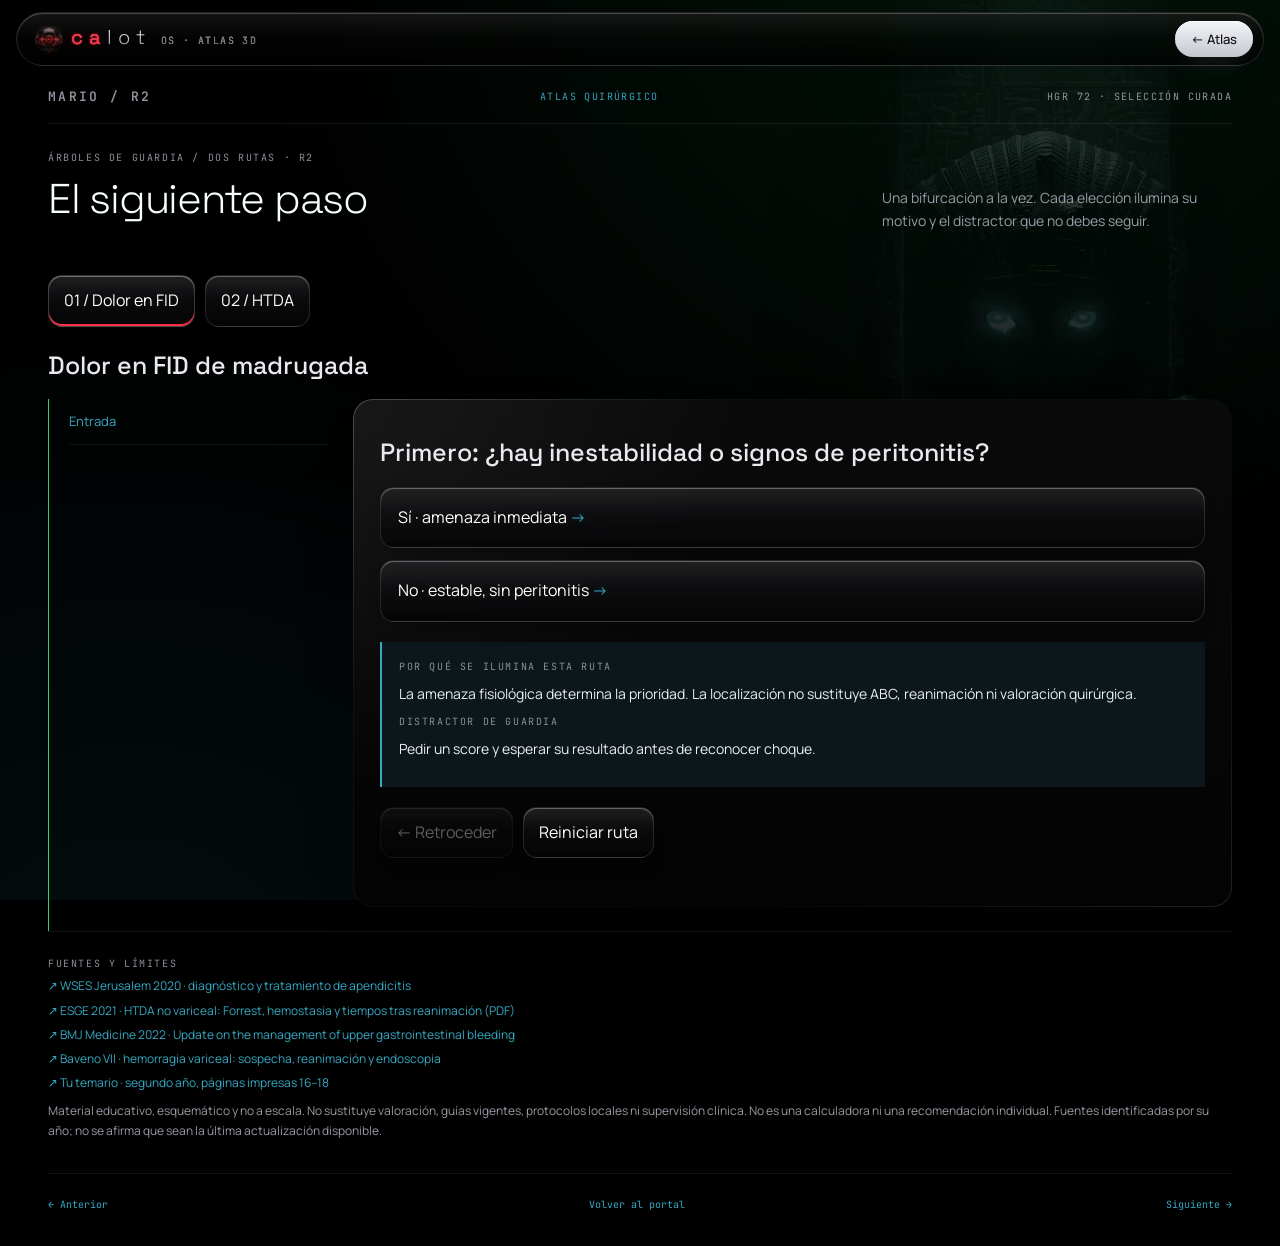
<file: atlas/arboles-guardia.html>
<!doctype html><html lang="es"><head><meta charset="utf-8"><meta name="viewport" content="width=device-width,initial-scale=1"><link rel="icon" href="data:,"><title>El siguiente paso · Mario / Cirugía R2</title><style>@import url('https://fonts.googleapis.com/css2?family=JetBrains+Mono:wght@400;500&family=Manrope:wght@400;500;600;700&family=Space+Grotesk:wght@500;600;700&display=swap');
:root{--bg:#050505;--stone:#0a0c10;--gold:#c9a45a;--light:#e8d5a3;--cyan:#3ee0ff;--ink:#e5e4df;--muted:#9ba4ab;--line:#343127;--red:#ef7169;--green:#8cd8b5;--serif:'Cinzel',Georgia,serif;--sans:'Source Sans 3',Arial,sans-serif;--mono:'JetBrains Mono',monospace}*{box-sizing:border-box}body{margin:0;background:var(--bg);color:var(--ink);font:16px/1.6 var(--sans)}body:before{content:'';position:fixed;inset:0;pointer-events:none;background:radial-gradient(ellipse at 85% 0,#18303920,transparent 50%);z-index:-1}a{color:var(--cyan);text-decoration:none}button,input,select,textarea{font:inherit}button,a,input,select{touch-action:manipulation}button{cursor:pointer}button:focus-visible,a:focus-visible,input:focus-visible,select:focus-visible,textarea:focus-visible{outline:2px solid var(--cyan);outline-offset:4px}button:disabled{opacity:.35;cursor:not-allowed}.wrap{max-width:1440px;margin:auto;padding:0 48px}.top{display:flex;align-items:center;justify-content:space-between;gap:20px;padding:22px 0 18px;border-bottom:1px solid var(--line);font:10px var(--mono);letter-spacing:.14em}.top .brand{font:600 18px var(--serif);letter-spacing:.22em;color:var(--light)}.top span{color:var(--muted)}.eyebrow{text-transform:uppercase;color:var(--gold);font:10px/1.5 var(--mono);letter-spacing:.16em}.intro{display:grid;grid-template-columns:1fr 350px;gap:30px;align-items:end;padding:26px 0}h1{font:500 clamp(27px,3.25vw,46px)/1.16 var(--serif);letter-spacing:-.03em;margin:10px 0}h2{font:500 25px/1.3 var(--serif);color:var(--light);margin:10px 0 18px}h3{font:500 18px/1.4 var(--serif);color:var(--light)}p{margin:9px 0}.dek{color:var(--muted);font-size:14px;line-height:1.7;margin:0}.stage-grid{display:grid;grid-template-columns:minmax(0,1fr) 300px;border:1px solid #6a5836;background:var(--stone);position:relative;box-shadow:0 0 45px #000,inset 0 0 0 5px #050505}.stage-grid:before,.stage-grid:after{content:'𓂀 𓆣 𓏏 𓊖 𓋹';position:absolute;top:0;bottom:0;z-index:4;writing-mode:vertical-rl;font:16px/1.6 Georgia;color:#8e713a66;pointer-events:none;padding:12px 2px;background:linear-gradient(90deg,#101217,#040505);border:1px solid #7a63383d;width:23px;letter-spacing:20px}.stage-grid:before{left:0}.stage-grid:after{right:0}.view{min-width:0;position:relative;background:radial-gradient(ellipse at 50% 50%,#112027 0,#090d12 45%,#030404 80%);margin-left:23px;overflow:hidden}.three{height:520px;position:relative;width:100%}.three canvas{width:100%;height:100%;display:block;touch-action:none}.view-top,.view-bottom{position:absolute;left:22px;right:22px;z-index:3;font:9px var(--mono);letter-spacing:.08em;color:var(--muted);pointer-events:none}.view-top{top:17px}.view-bottom{bottom:17px;display:flex;justify-content:space-between;gap:15px}.awake{color:var(--cyan);text-shadow:0 0 10px #3ee0ff99}.labels{position:absolute;inset:0;pointer-events:none}.label3{position:absolute;font:9px var(--mono);background:#05080cdd;border-left:1px solid currentColor;padding:4px 6px;white-space:nowrap;transform:translate(-50%,-50%);color:var(--cyan)}.controls{padding:24px 40px 20px 22px;border-left:1px solid var(--line);display:flex;flex-direction:column;gap:17px;background:linear-gradient(135deg,#0d1014,#070808)}label{display:block;color:#ced3d5;font-size:12px;margin-bottom:8px}select{width:100%;background:#10151b;color:var(--ink);border:1px solid #4c4738;padding:9px;font-size:12px;border-radius:2px}input[type=range]{width:100%;accent-color:var(--cyan);cursor:pointer}output{font:10px var(--mono);color:var(--cyan)}.status{border-top:1px solid var(--line);padding-top:14px;color:var(--light);font-size:13px;line-height:1.7;margin-top:auto;min-height:90px}.note{color:var(--muted);font-size:11px}.reading{display:grid;grid-template-columns:1fr 1fr;gap:38px;margin:32px 0}.reading article{border-top:1px solid var(--line);padding-top:18px}.reading p{color:#bac2c6;font-size:15px}.key{border-left:2px solid var(--gold);padding-left:23px}.quiz,.panel{border:1px solid var(--line);padding:26px;background:linear-gradient(145deg,#0b0e12,#060707);margin:24px 0}.quiz-options{display:grid;grid-template-columns:1fr 1fr;gap:10px}button,.btn{background:#0d1218;color:var(--ink);border:1px solid #39434a;padding:12px 15px;text-align:left;border-radius:2px;transition:border-color .2s,background .2s}button:hover,.btn:hover{border-color:var(--gold);background:#15191d}.correct{border-color:var(--green)!important;color:var(--green)!important}.wrong{border-color:var(--red)!important;color:var(--red)!important}.feedback{min-height:28px;font-size:14px;color:var(--cyan)}.sources{border-top:1px solid var(--line);padding:24px 0;color:var(--muted);font-size:12px}.sources a{display:block;margin:5px 0}.footer{display:flex;justify-content:space-between;border-top:1px solid var(--line);padding:24px 0 35px;gap:24px;font:10px var(--mono)}.hero{position:relative;min-height:475px;display:grid;grid-template-columns:1.2fr 1fr;align-items:center;gap:30px;overflow:hidden;border-bottom:1px solid #675334}.hero h1{font-size:clamp(42px,5.1vw,72px);max-width:700px;line-height:1.05}.hero em{font-style:normal;color:var(--light)}.hero .dek{max-width:550px}.hero-copy{z-index:3;padding:45px 0 50px}.hero-art{height:475px;position:relative;align-self:stretch;background:linear-gradient(90deg,#050505,transparent 22%,transparent 88%,#050505),url('egypt-ref.jpg') center 38%/cover;filter:saturate(.68)}.hero-art:after{content:'';position:absolute;inset:0;background:linear-gradient(0deg,#050505,transparent 35%,#05050522)}.hero-art:before{content:'𓂀 𓊖 𓋹';position:absolute;inset:16px 12px;border:1px solid #8c713d66;z-index:1;color:#c9a45a66;font:16px Georgia;padding:10px;letter-spacing:10px}.dust{position:absolute;inset:0;pointer-events:none;z-index:2}.dust i{position:absolute;bottom:-10px;background:var(--gold);border-radius:50%;box-shadow:0 0 9px #e8c66c;animation:rise 7s linear infinite}@keyframes rise{from{transform:translateY(0);opacity:0}15%{opacity:.7}to{transform:translateY(-360px) translateX(50px);opacity:0}}.route-label{margin:27px 0 15px;display:flex;justify-content:space-between;gap:15px}.index-grid{display:grid;grid-template-columns:repeat(3,1fr);gap:12px}.station-link{display:block;color:var(--ink);border:1px solid var(--line);padding:22px 24px;background:linear-gradient(135deg,#101318,#060707);position:relative;transition:.2s;min-height:170px}.station-link:before{content:'';position:absolute;left:0;top:20px;height:28px;width:2px;background:var(--gold)}.station-link:hover{transform:translateY(-3px);border-color:var(--gold)}.station-link .num{font:10px var(--mono);color:var(--cyan)}.station-link h3{margin:12px 0 8px}.station-link p{font-size:13px;color:var(--muted)}.resource-grid{display:grid;grid-template-columns:repeat(4,1fr);gap:12px}.resource-grid .station-link{min-height:185px}.pill{display:inline-block;font:9px var(--mono);color:var(--cyan);border:1px solid #255463;padding:5px 8px;margin:16px 10px 0 0}.ficha-layout{display:grid;grid-template-columns:200px minmax(0,1fr);gap:25px}.ficha-nav{display:flex;flex-direction:column;gap:7px}.ficha-nav button{font-size:12px;color:var(--muted);padding:13px}.ficha-nav button.active,.tabs button.active{color:var(--cyan);border-color:var(--cyan);background:#0c2029}.comparators{display:grid;grid-template-columns:repeat(3,1fr);gap:10px}.compare{border:1px solid var(--line);padding:17px;background:#0c1015}.compare h3{font-size:16px;margin:0 0 10px}.compare p{font-size:13px;color:#adb8bf}.compare strong{color:var(--cyan);font-weight:500}.compare.active{border-color:var(--cyan)}.ficha-visual{height:230px;border:1px solid #45402e;background:radial-gradient(ellipse,#101e26,#030505);margin:15px 0}.ficha-visual svg{width:100%;height:100%}.inline-controls{display:flex;gap:20px;align-items:center;flex-wrap:wrap;margin:16px 0}.inline-controls label{margin:0}.inline-controls select{width:auto;max-width:100%}.inline-controls input{width:220px}.ficha-case{border-left:2px solid var(--gold);padding-left:20px;margin:24px 0}.answer{padding:14px;background:#0c1c22;color:var(--cyan);margin-top:14px}.tabs{display:flex;gap:10px;flex-wrap:wrap;margin:16px 0 22px}.progress{display:flex;gap:9px;margin:16px 0}.progress span{height:3px;background:#293139;flex:1}.progress span.done{background:var(--cyan);box-shadow:0 0 10px #3ee0ff55}.case-layout{display:grid;grid-template-columns:260px 1fr;gap:30px}.case-side{border-right:1px solid var(--line);padding-right:26px}.case-side h2{font-size:22px}.case-side p{color:var(--muted);font-size:14px}.case-stage{font:70px var(--serif);color:#c9a45a66;line-height:1.2}.case-main{min-width:0}.case-main .quiz{margin-top:10px}.case-main .case-story{font-size:18px;line-height:1.7;color:#cbd1d4}textarea{display:block;width:100%;min-height:150px;background:#070b0f;color:var(--ink);border:1px solid #454b50;padding:16px;margin:15px 0;resize:vertical}.tree-shell{display:grid;grid-template-columns:280px 1fr;gap:25px}.tree-path{border-left:1px solid var(--gold);padding-left:20px}.tree-path div{font-size:13px;padding:12px 0;border-bottom:1px solid var(--line);color:var(--muted)}.tree-path div:last-child{color:var(--cyan)}.tree-main{min-height:340px}.tree-choices{display:grid;gap:12px}.tree-choices button{padding:17px}.tree-why{margin:20px 0;padding:17px;border-left:2px solid var(--cyan);background:#0c171c}.tree-why p{font-size:14px}.monitor{height:340px;position:relative;background:radial-gradient(ellipse,#0d1a22,#030505);border:1px solid #5a4e34}.monitor canvas{width:100%;height:100%}.night-grid{display:grid;grid-template-columns:1fr 330px;gap:25px}.night-clock{font:36px var(--mono);color:var(--cyan);margin:14px 0}.night-actions{display:flex;gap:10px;flex-wrap:wrap}.night-actions button{font-size:12px}.timeline-tags{display:flex;justify-content:space-between;font:9px var(--mono);color:var(--muted)}.timeline-tags span{max-width:100px}.hidden,[hidden]{display:none!important}.long-note{max-width:950px;color:var(--muted)}@media(max-width:960px){.wrap{padding:0 22px}.intro{grid-template-columns:1fr}.stage-grid{grid-template-columns:minmax(0,1fr) 260px}.controls{padding-left:15px;padding-right:35px}.resource-grid{grid-template-columns:1fr 1fr}.comparators{grid-template-columns:1fr 1fr}.hero h1{font-size:48px}.night-grid{grid-template-columns:1fr}.hero-art{height:480px}}@media(max-width:700px){.wrap{padding:0 17px}.top{font-size:8px}.top span{display:none}.top .brand{font-size:15px}.intro{padding:23px 0;gap:15px}.stage-grid{grid-template-columns:1fr}.three{height:460px}.view{margin-right:23px}.controls{margin:0 23px;border-left:0;border-top:1px solid var(--line);padding:22px}.stage-grid:after{height:460px;bottom:auto}.stage-grid:before{height:460px;bottom:auto}.reading,.case-layout,.tree-shell,.ficha-layout{grid-template-columns:1fr}.reading{gap:20px}.index-grid{grid-template-columns:1fr 1fr}.hero{display:block}.hero-copy{padding:35px 0;max-width:82%}.hero-art{position:absolute;right:-70px;top:0;width:65%;height:100%;opacity:.35}.hero h1{font-size:44px}.ficha-nav{display:grid;grid-template-columns:1fr 1fr}.comparators{grid-template-columns:1fr}.quiz-options{grid-template-columns:1fr}.case-side{border-right:0;border-bottom:1px solid var(--line);padding-bottom:20px}.case-stage{font-size:40px}.tree-path{display:flex;gap:15px;overflow:auto}.tree-path div{min-width:120px}.quiz,.panel{padding:20px}.footer{font-size:9px;gap:10px}.label3{font-size:8px}.night-grid{gap:12px}.view-top{font-size:8px}}@media(max-width:420px){.index-grid,.resource-grid{grid-template-columns:1fr}.three{height:420px}.stage-grid:before,.stage-grid:after{height:420px}.hero-copy{max-width:95%}.hero h1{font-size:38px}}@media(prefers-reduced-motion:reduce){*{animation:none!important;transition:none!important}}

/* Carved vector inlay: no platform-dependent hieroglyph glyphs. */
.stage-grid:before,.stage-grid:after{content:"";background-color:#090b0e;background-image:url("data:image/svg+xml,%3Csvg%20xmlns%3D%22http%3A%2F%2Fwww.w3.org%2F2000%2Fsvg%22%20width%3D%2223%22%20height%3D%22142%22%20viewBox%3D%220%200%2023%20142%22%3E%3Cg%20fill%3D%22none%22%20stroke%3D%22%23ad8b48%22%20stroke-opacity%3D%22.48%22%20stroke-width%3D%22.7%22%3E%3Cpath%20d%3D%22M3%202h17v136H3zM5%2036h13M5%2070h13M5%20105h13M5%20138h13%22%2F%3E%3Cpath%20d%3D%22M6%2015q5-7%2011%200-6%205-11%200m5-3v6m-5-2%204%206%205-2M9%2029h6%22%2F%3E%3Cpath%20d%3D%22M11%2044v19m-5-12h11m-6-8c-6%200-6%208%200%208s6-8%200-8M7%2065h8%22%2F%3E%3Cpath%20d%3D%22M7%2079q5-6%209%200v12q-5%207-9%200zm4-4v22m-5-13h12m-12%206h12M8%2099h7%22%2F%3E%3Cpath%20d%3D%22M6%20116l5-7%206%207-6%2010zm0%2013h11m-8-4v4m5-4v4%22%2F%3E%3C%2Fg%3E%3C%2Fsvg%3E");background-repeat:repeat-y;background-position:center top;letter-spacing:0;padding:0}.hero-art:before{content:"";background:linear-gradient(90deg,#c9a45a12,transparent 5%,transparent 95%,#c9a45a12)}
</style><link rel="stylesheet" href="nous-skin.css"></head><body><div class="wrap"><header><nav class="top"><a class="brand" href="index.html">MARIO / R2</a><a href="index.html">ATLAS QUIRÚRGICO</a><span>HGR 72 · SELECCIÓN CURADA</span></nav><div class="intro"><div><div class="eyebrow">ÁRBOLES DE GUARDIA / DOS RUTAS · R2</div><h1>El siguiente paso</h1></div><p class="dek">Una bifurcación a la vez. Cada elección ilumina su motivo y el distractor que no debes seguir.</p></div></header><main><div class="tabs"><button data-tree="fid" class="active">01 / Dolor en FID</button><button data-tree="htda">02 / HTDA</button></div><h2 id="tree-title"></h2><section class="tree-shell"><nav id="tree-path" class="tree-path" aria-label="Ruta elegida"></nav><div class="tree-main"><section class="panel" style="margin-top:0"><h2 id="tree-question"></h2><div id="tree-choices" class="tree-choices"></div><div id="tree-why" class="tree-why" aria-live="polite"></div><div class="tabs"><button id="tree-back">← Retroceder</button><button id="tree-reset">Reiniciar ruta</button></div></section></div></section><section class="sources"><div class="eyebrow">Fuentes y límites</div><a target="_blank" rel="noopener" href="https://pmc.ncbi.nlm.nih.gov/articles/PMC7386163/">↗ WSES Jerusalem 2020 · diagnóstico y tratamiento de apendicitis</a><a target="_blank" rel="noopener" href="https://www.esge.com/assets/downloads/pdfs/guidelines/2021_a_1369_5274.pdf">↗ ESGE 2021 · HTDA no variceal: Forrest, hemostasia y tiempos tras reanimación (PDF)</a><a target="_blank" rel="noopener" href="https://pmc.ncbi.nlm.nih.gov/articles/PMC9951461/">↗ BMJ Medicine 2022 · Update on the management of upper gastrointestinal bleeding</a><a target="_blank" rel="noopener" href="https://pmc.ncbi.nlm.nih.gov/articles/PMC11090185/">↗ Baveno VII · hemorragia variceal: sospecha, reanimación y endoscopia</a><a href="temario-cirugia.pdf">↗ Tu temario · segundo año, páginas impresas 16–18</a><p>Material educativo, esquemático y no a escala. No sustituye valoración, guías vigentes, protocolos locales ni supervisión clínica. No es una calculadora ni una recomendación individual. Fuentes identificadas por su año; no se afirma que sean la última actualización disponible.</p></section><nav class="footer"><a href="casos-seriados.html">← Anterior</a><a href="index.html">Volver al portal</a><a href="noche-critica.html">Siguiente →</a></nav></main><script>const PAGE="arboles";const SOURCES={"appendix": ["WSES Jerusalem 2020 · diagnóstico y tratamiento de apendicitis", "https://pmc.ncbi.nlm.nih.gov/articles/PMC7386163/"], "anatomy": ["Schwartz, Principles of Surgery, 11.ª ed. · apéndice, anatomía gastroduodenal y diferenciales (referencia de consulta, no cifras reproducidas)", "https://accesssurgery.mhmedical.com/book.aspx?bookID=2576"], "diverticulitis": ["WSES 2020 · diverticulitis: Hinchey, abscesos y selección de cirugía", "https://wjes.biomedcentral.com/articles/10.1186/s13017-020-00313-4"], "parks": ["Parks, Gordon y Hardcastle · A classification of fistula-in-ano, Br J Surg 1976", "https://pubmed.ncbi.nlm.nih.gov/1267867/"], "parksmap": ["SNFCP · clasificación de Parks y relaciones con el suelo pélvico", "https://www.snfcp.org/questionnaires-outils/maladies-inflammatoires/fistules-anales-classification-de-parks/"], "ischemia": ["WSES 2022 · isquemia mesentérica aguda: diagnóstico y mecanismos", "https://wjes.biomedcentral.com/articles/10.1186/s13017-022-00443-x"], "esge": ["ESGE 2021 · HTDA no variceal: Forrest, hemostasia y tiempos tras reanimación (PDF)", "https://www.esge.com/assets/downloads/pdfs/guidelines/2021_a_1369_5274.pdf"], "bleed": ["BMJ Medicine 2022 · Update on the management of upper gastrointestinal bleeding", "https://pmc.ncbi.nlm.nih.gov/articles/PMC9951461/"], "baveno": ["Baveno VII · hemorragia variceal: sospecha, reanimación y endoscopia", "https://pmc.ncbi.nlm.nih.gov/articles/PMC11090185/"], "gerd": ["ACG 2022 · diagnóstico y manejo de ERGE", "https://pmc.ncbi.nlm.nih.gov/articles/PMC8754510/"], "hiatal": ["Hiatal and Paraesophageal Hernias · anatomía y tipos I–IV", "https://www.cghjournal.org/article/S1542-3565(18)30003-X/fulltext"], "hernia": ["WSES 2017 · hernia complicada y sospecha de estrangulación", "https://pmc.ncbi.nlm.nih.gov/articles/PMC5545868/"], "openabdomen": ["WSES 2018 · abdomen abierto: prevención y manejo de fístula enteroatmosférica", "https://doi.org/10.1186/s13017-018-0167-4"], "ibd": ["The Diagnosis and Treatment of Crohn’s Disease and Ulcerative Colitis · patrones diferenciales", "https://pmc.ncbi.nlm.nih.gov/articles/PMC2695363/"], "cdiff": ["CDC · Clinical Testing and Diagnosis for C. diff Infection", "https://www.cdc.gov/c-diff/hcp/diagnosis-testing/"], "ameba": ["CDC DPDx · Amebiasis: infección luminal e invasiva", "https://www.cdc.gov/dpdx/amebiasis/"], "steroids": ["PLOS · Fulminant Amebic Colitis after Corticosteroid Therapy, revisión sistemática", "https://journals.plos.org/plosntds/article?id=10.1371/journal.pntd.0004879"], "anorectal": ["ASCRS 2022 · absceso anorrectal y fístula", "https://www.ascrsu.com/ascrs/view/ASCRS-Evidence-Based-Guidelines-and-Expert-Consensus/3982014/all/Management_of_Anorectal_Abscess__Fistula_in_Ano__and_Rectovaginal_Fistula__2022_"], "fissure": ["ASCRS 2023 · fisura anal", "https://www.ascrsu.com/ascrs/view/ASCRS-Evidence-Based-Guidelines-and-Expert-Consensus/3982013/1/Management_of_Anal_Fissures__2023_"], "hemorrhoids": ["ASCRS 2024 · enfermedad hemorroidal", "https://www.ascrsu.com/ascrs/view/ASCRS-Evidence-Based-Guidelines-and-Expert-Consensus/3982022/all/Management%20of%20Hemorrhoids%20(2024)"]}; function sourceLinks(keys){return keys.map(k=>`<a href="${SOURCES[k][1]}" target="_blank" rel="noopener">↗ ${SOURCES[k][0]}</a>`).join('');}const $=id=>document.getElementById(id);window.__ready=false;
const FICHAS=[
{title:'Un dolor, cinco territorios',hook:'Dolor en fosa iliaca derecha',columns:[['Apendicitis','Migración del dolor, anorexia y defensa localizada orientan; no son obligatorias.','Integra riesgo clínico e imagen; no descartes por posición atípica.'],['Íleon / Meckel','Ileítis: diarrea o contexto inflamatorio. Meckel puede inflamar, obstruir o sangrar.','TC y contexto; si el apéndice no explica el cuadro, revisa íleon.'],['Uréter / anexos','Cólico irradiado y hematuria orientan a uréter; su ausencia no excluye.','En quien tenga ovarios o posibilidad de embarazo: descartar torsión / ectópico. No inferir por identidad de género.']],modes:['Apéndice','Íleon / Meckel','Uréter','Anexos si aplica'],case:'Paciente con posibilidad de embarazo, dolor en FID y síncope. No hay diagnóstico previo.',choices:['Etiquetar apendicitis por localización','Valorar estabilidad y descartar embarazo ectópico'],answer:1,explain:'Reanimación y evaluación urgente si hay inestabilidad. Prueba de embarazo e imagen apropiada; una torsión también requiere valoración urgente. El diferencial ginecológico aplica a la anatomía y posibilidad de embarazo de la persona.',source:['appendix','anatomy']},
{title:'La sangre no dice de dónde',hook:'HTDA · cuatro fuentes',columns:[['Úlcera péptica','Cráter con estigmas de Forrest; AINE / H. pylori son pistas.','La hemostasia depende del estigma; después hay que tratar la causa.'],['Várices','Colaterales por hipertensión portal; pueden sangrar de forma masiva.','Si se sospecha: vasoactivo y antibiótico tempranos, endoscopia tras reanimación; no esperar confirmación para todo.'],['Mallory-Weiss / Dieulafoy','Mallory-Weiss: desgarro tras arcadas. Dieulafoy: vaso de calibre persistente en defecto mucoso pequeño.','Ausencia de gran úlcera no significa sangrado menor. La endoscopia localiza la fuente.']],modes:['Úlcera','Várices','Mallory-Weiss','Dieulafoy'],case:'Hematemesis activa en una persona con cirrosis. El equipo prepara endoscopia.',choices:['Esperar endoscopia para toda terapia específica','Reanimar e iniciar manejo de probable sangrado variceal en paralelo'],answer:1,explain:'Sospecha variceal: resucitación, vasoactivo y profilaxis antibiótica según protocolo, con endoscopia dentro de 12 h tras reanimación; si inestable, tan pronto como sea seguro. No se utiliza el plazo de 24 h de no variceal como excusa para esperar.',source:['bleed','baveno','esge']},
{title:'Atrapado no es lo mismo que muerto',hook:'Pared · incarceración frente a estrangulación',columns:[['Incarcerada','Contenido irreductible; puede obstruir sin isquemia establecida.','Valoración urgente. No asumir que el asa es viable porque la piel aún es normal.'],['Estrangulada','Compromiso vascular del contenido; dolor persistente, toxicidad, peritonismo o imagen amenazante.','Sospecha de estrangulación = reparación urgente y evaluación de viabilidad. No reducción forzada.']],modes:['Atrapamiento sin isquemia demostrada','Compromiso vascular'],case:'Hernia dolorosa irreductible, deterioro sistémico y signos peritoneales.',choices:['Intentar reducción manual forzada para ganar tiempo','Cirugía urgente y reanimación paralela'],answer:1,explain:'La sospecha de estrangulación exige intervención urgente. Reducir un asa necrótica a la cavidad puede ocultar el problema. No esperar una cifra de lactato para decidir.',source:['hernia']},
{title:'Cuando el intestino busca salida',hook:'Intestino delgado · fístulas intestinales',columns:[['Enterocutánea','Conexión del intestino con piel a través de un trayecto.','Controlar sepsis, pérdidas, nutrición y definir anatomía. El cierre depende de múltiples factores.'],['Enteroatmosférica','Asa expuesta en abdomen abierto que vierte directamente a la herida, sin trayecto cubierto.','Aislar efluente y proteger intestino / herida. Cierre espontáneo muy improbable; reconstrucción diferida individualizada.']],modes:['Enterocutánea · trayecto','Enteroatmosférica · exposición'],case:'En un abdomen abierto ves mucosa intestinal que vierte a la herida.',choices:['Aislar efluente, proteger asas y optimizar sepsis / nutrición','Aplicar espuma de presión negativa directamente al orificio y al intestino'],answer:0,explain:'En EAF es esencial separar el efluente del resto de la herida. La presión negativa puede ayudar con una interfaz protectora y técnica especializada; no se aplica directamente sobre vísceras desnudas.',source:['openabdomen']},
{title:'No toda colitis es inflamatoria',hook:'Colon · Crohn, CU, C. difficile y amebiasis',columns:[['Crohn / CU','Crohn: segmentaria y transmural; fístulas / estenosis. CU: continua desde recto y predominantemente mucosa.','Son patrones típicos, no una prueba diagnóstica. Infección y tratamiento previo pueden alterar el aspecto.'],['C. difficile','Diarrea tras antibióticos / contacto sanitario orienta, pero no es requisito.','Interpretar prueba con síntomas: PCR positiva aislada puede representar colonización.'],['Amebiasis','Disentería o colitis que imita EII. Entamoeba histolytica invade mucosa.','Pruebas específicas: microscopía sola no distingue de E. dispar. Considerar antes de inmunosupresión en riesgo epidemiológico.']],modes:['Crohn · discontinuo','CU · continuo desde recto','C. difficile · patrón ilustrativo','Amebiasis · úlceras ilustrativas'],case:'Colitis con sangre, sin diagnóstico confirmado y exposición epidemiológica compatible con amebiasis.',choices:['Dar corticoide solo por “parecer CU”','Buscar infección y valorar gravedad antes de inmunosuprimir'],answer:1,explain:'La amebiasis puede parecer EII y empeorar de forma fulminante con corticoides. Buscar E. histolytica y otras infecciones según contexto. Peritonitis / toxicidad obligan a evaluación urgente.',source:['ibd','cdiff','ameba','steroids']},
{title:'Cuatro lesiones, otra urgencia',hook:'Recto y ano · dolor y sangrado',columns:[['Absceso / fístula','Absceso: dolor constante y colección, a veces profunda sin bulto visible. Fístula: orificio con drenaje recurrente.','Absceso agudo: drenaje oportuno. Antibiótico no reemplaza control de fuente. Fístula: mapear y proteger esfínter.'],['Fisura','Dolor cortante con defecación y sangrado rojo escaso; la inspección suele orientar.','Localización atípica o múltiples fisuras requieren buscar causas secundarias. Evitar exploración traumática.'],['Hemorroides','Internas: sangrado habitualmente indoloro / prolapso. Externa trombosada: bulto doloroso.','No atribuir todo sangrado rectal a hemorroides sin evaluación apropiada.']],modes:['Absceso','Fístula','Fisura','Hemorroides'],case:'Dolor anal continuo, fiebre y tumefacción sensible. No duele solo al evacuar.',choices:['Tratar como fisura por dolor anal','Buscar absceso y valorar drenaje urgente'],answer:1,explain:'Dolor continuo y colección orientan a absceso, pero uno profundo puede no dar tumefacción. Valorar extensión, sepsis y necesidad de imagen en escenarios seleccionados.',source:['anorectal','fissure','hemorrhoids']}
];
function svgFrame(body,caption){return `<svg viewBox="0 0 850 230" role="img" aria-label="${caption}"><defs><radialGradient id="glow"><stop stop-color="#3ee0ff" stop-opacity=".25"/><stop offset="1" stop-color="#3ee0ff" stop-opacity="0"/></radialGradient><linearGradient id="tissue"><stop stop-color="#c9a45a" stop-opacity=".35"/><stop offset="1" stop-color="#839baf" stop-opacity=".13"/></linearGradient></defs><circle cx="430" cy="115" r="200" fill="url(#glow)"/>${body}<text x="25" y="213" fill="#a0a8ae" font-family="monospace" font-size="10">ESQUEMA · ${caption}</text></svg>`;}
const txt=(x,y,t,c='#e8d5a3')=>`<text x="${x}" y="${y}" fill="${c}" font-family="monospace" font-size="12">${t}</text>`;
const line=(d,c='#c9a45a',w=4)=>`<path d="${d}" fill="none" stroke="${c}" stroke-width="${w}" stroke-linecap="round" stroke-linejoin="round"/>`;
const dot=(x,y,r=10,c='#3ee0ff')=>`<circle cx="${x}" cy="${y}" r="${r}" fill="${c}" fill-opacity=".65"/>`;
let fi=0,fm=0;
function fichaDiagram(){let b='',c='#3ee0ff';switch(fi){case 0:b=`<path d="M370 25 Q330 70 340 150 L365 190 M480 25 Q525 75 510 150 L485 190" fill="none" stroke="#b9c0c6" stroke-opacity=".35" stroke-width="4"/>`+line('M365 75 L365 145 Q425 175 485 145 L485 75','#c9a45a',17)+line('M390 95 Q455 65 458 107 Q380 135 450 142','#839baf',10);if(fm===0)b+=line('M365 135 Q385 156 380 175',c,9)+txt(540,100,'Apéndice · FID');if(fm===1)b+=line('M405 100 Q445 115 410 135',c,10)+line('M410 120 L440 152',c,6)+txt(540,100,'Íleon / divertículo de Meckel');if(fm===2)b+=line('M355 48 Q388 83 400 163',c,4)+dot(386,104,5,'#e8d5a3')+txt(540,100,'Uréter · cálculo ilustrativo');if(fm===3)b+=line('M400 155 Q425 175 450 155',c,8)+dot(390,156,12)+dot(460,156,12)+txt(540,100,'Anexos · si aplica');b+=txt(35,50,'No cerrar por localización')+txt(35,75,'Estabilidad antes que etiqueta','#9ba4ab');break;
case 1:b=`<path d="M370 20 L370 72 Q330 60 320 105 Q300 176 380 180 Q443 180 453 115 L470 110" fill="url(#tissue)" stroke="#c9a45a" stroke-width="2"/>`;if(fm===0)b+=`<ellipse cx="403" cy="140" rx="20" ry="13" fill="#693c44" stroke="${c}"/>`+txt(520,110,'Cráter + estigma');if(fm===1){for(let x of [359,370,381])b+=line(`M${x} 25 Q${x-10} 40 ${x} 52 Q${x+8} 65 ${x} 78`,c,5);b+=txt(520,110,'Columnas venosas');}if(fm===2)b+=line('M374 68 L385 95',c,5)+txt(520,110,'Desgarro en unión');if(fm===3)b+=dot(385,110,4)+line('M385 113 Q420 100 421 78',c,4)+txt(520,110,'Vaso grande, defecto pequeño');b+=txt(35,50,'Prioridad común: perfusión')+txt(35,75,'Endoscopia localiza la fuente','#9ba4ab');break;
case 2:b=`<path d="M210 75 L380 75 M480 75 L660 75 M210 95 L380 95 M480 95 L660 95" stroke="#c9a45a" stroke-width="4"/>`+line('M365 40 Q390 70 395 110 Q400 175 435 175 Q475 170 468 110 L480 40',fm?'#8f5277':'#c7b391',25)+line('M385 80 L410 125 M473 80 L450 125',fm?'#ef7169':c,4)+txt(540,143,fm?'Perfusión comprometida':'Irreductible ≠ isquémica')+txt(35,45,'Cuello herniario');if(fm)b+=line('M386 72 L415 98 M415 72 L386 98','#ef7169',5);break;
case 3:b=line('M170 65 L680 65','#c9a45a',15)+line('M170 100 L680 100','#839baf',20)+line('M270 165 Q375 115 480 165 Q530 190 585 145','#be9a85',22);if(fm===0)b+=line('M430 150 Q418 100 420 55',c,8)+txt(515,40,'Trayecto cubierto');else b+=`<rect x="367" y="45" width="105" height="70" fill="#030505" stroke="#c9a45a" stroke-dasharray="4 5"/><ellipse cx="420" cy="117" rx="25" ry="10" fill="${c}"/>`+line('M420 115 L420 65',c,11)+txt(490,40,'Asa expuesta · sin trayecto');b+=txt(35,195,'Aislar efluente · controlar sepsis · nutrición');break;
case 4:b=line('M350 165 L350 55 Q350 38 370 38 L485 38 Q505 38 505 58 L505 165 Q505 183 465 183 L435 195','#9eaeae',18);if(fm===0){b+=line('M352 65 L352 105',c,20)+line('M398 38 L438 38',c,20)+line('M505 100 L505 135',c,20)+txt(550,90,'Saltos · transmural');}if(fm===1)b+=line('M435 195 L465 183 Q505 183 505 165 L505 85',c,21)+txt(550,90,'Continuidad desde recto');if(fm===2){for(let i=0;i<9;i++)b+=dot(355+i*18,42,5,'#e8d5a3');b+=txt(550,90,'Placas ilustrativas, no universales');}if(fm===3){for(let i=0;i<5;i++)b+=dot(i%2?505:350,65+i*22,7,c);b+=txt(550,90,'Úlceras · no diagnostica el patrón');}b+=txt(35,50,'Distribución no basta')+txt(35,75,'Biopsia + microbiología','#9ba4ab');break;
case 5:b=`<path d="M360 25 L360 140 Q405 175 450 140 L450 25" fill="url(#tissue)" stroke="#c9a45a" stroke-width="3"/>`+line('M385 25 L385 128 Q405 147 425 128 L425 25','#8b9ca6',13);if(fm===0)b+=dot(475,126,23,'#dfcf7e')+txt(530,100,'Colección · dolor continuo');if(fm===1)b+=line('M424 100 Q470 120 495 167',c,6)+txt(530,100,'Trayecto · drenaje recurrente');if(fm===2)b+=line('M400 127 L400 160',c,5)+txt(530,100,'Desgarro · dolor al evacuar');if(fm===3)b+=dot(388,108,13,c)+dot(422,110,13,c)+txt(530,100,'Cojinetes vasculares');b+=txt(35,50,'Mira la lesión')+txt(35,75,'No toda proctalgia es fisura','#9ba4ab');break;
}return svgFrame(b,FICHAS[fi].modes[fm]);}
function fichas(){let f=FICHAS[fi];$('ficha-title').textContent=f.title;$('ficha-hook').textContent=f.hook;$('comparators').innerHTML=f.columns.map((x,i)=>`<article class="compare"><h3>${x[0]}</h3><p>${x[1]}</p><p><strong>Qué cambia:</strong> ${x[2]}</p></article>`).join('');$('mode').innerHTML=f.modes.map((t,i)=>`<option value="${i}">${t}</option>`).join('');$('mode').value=fm;$('ficha-diagram').innerHTML=fichaDiagram();$('ficha-case').textContent=f.case;$('ficha-choices').innerHTML=f.choices.map((x,i)=>`<button data-ficha-answer="${i}">${x}</button>`).join('');$('ficha-feedback').textContent='Elige el siguiente paso.';$('ficha-sources').innerHTML=sourceLinks(f.source);document.querySelectorAll('[data-ficha]').forEach(b=>b.classList.toggle('active',+b.dataset.ficha===fi));document.querySelectorAll('[data-ficha-answer]').forEach(b=>b.onclick=()=>{let ok=+b.dataset.fichaAnswer===f.answer;b.classList.add(ok?'correct':'wrong');$('ficha-feedback').textContent=(ok?'Correcto. ':'Revisa. ')+f.explain;});window.__ficha=fi;window.__ready=true;}
const CASE=[
{label:'El primer mapa',stage:'01',story:'Paciente con dolor en fosa iliaca izquierda y fiebre. Tras evaluación inicial está estable, sin peritonitis generalizada. La sospecha es diverticulitis complicada.',q:'¿Qué estudio caracteriza la extensión y puede cambiar la conducta?',options:['Colonoscopia urgente en la fase aguda','TC abdominopélvica con contraste según contexto','Radiografía simple para excluir todo absceso','Operar por el dolor en FII sin más evaluación'],answer:1,why:'WSES recomienda TC contrastada como estudio de elección para diagnóstico y estadificación. US por operador experto puede ser inicial; la sospecha de complicación requiere definir la anatomía. No se hace colonoscopia aguda para medir un absceso.'},
{label:'Lo que estaba contenido',stage:'02',story:'La TC muestra diverticulitis sigmoidea con una colección pélvica distante y grande, considerada drenable por radiología intervencionista. Sigue estable y sin peritonitis difusa.',q:'¿Qué combinación es la más adecuada en este escenario?',options:['Solo observación, porque no hay peritonitis','Antibióticos + drenaje percutáneo si es factible','Hartmann obligatorio por llamarse Hinchey II','Solo drenaje sin antimicrobianos'],answer:1,why:'Hinchey II es un absceso distante. En colecciones grandes, WSES sugiere drenaje percutáneo y antibióticos. La guía usa aproximadamente 4–5 cm como límite razonable, no una ley universal. Si no se puede drenar, antibióticos y vigilancia muy estrecha en seleccionados; deterioro exige control quirúrgico.'},
{label:'La contención falla',stage:'03',story:'Pese al manejo inicial y reevaluaciones, aparece abdomen con rigidez difusa, hipoperfusión y deterioro. Este es un giro construido para aprender: no la evolución esperada de todos los abscesos.',q:'¿Cuál es la prioridad ahora?',options:['Esperar el cultivo antes de cambiar conducta','Reanimación y antibióticos en paralelo con control quirúrgico urgente de fuente','Repetir colonoscopia para ver el orificio','Aumentar analgesia y diferir hasta el turno de día'],answer:1,why:'La peritonitis generalizada con deterioro no se resuelve esperando al drenaje. Resucitación, antimicrobianos y cirugía urgente se coordinan; una imagen no debe retrasar una indicación clínica clara de control de fuente.'},
{label:'Una resección, dos salidas',stage:'04',story:'En quirófano hay pus generalizado sin heces macroscópicas: Hinchey III. La persona permanece críticamente enferma e inestable pese a reanimación.',q:'Dentro de estas opciones, ¿cuál encaja mejor con WSES?',options:['Anastomosis primaria obligatoria para todo Hinchey III','Lavado laparoscópico como primera línea universal','Hartmann como opción recomendada en paciente crítico; individualizar estrategia','Drenaje percutáneo del pus libre'],answer:2,why:'WSES recomienda Hartmann en peritonitis difusa con enfermedad crítica o comorbilidad importante seleccionada. No es una regla por el número de Hinchey. El lavado no es primera línea universal; control de daños puede considerarse en inestabilidad extrema según equipo.'},
{label:'Cambia la fisiología, cambia la decisión',stage:'05',story:'Contrafactual: mismo hallazgo purulento, pero persona estable, inmunocompetente, sin comorbilidad relevante y con condiciones técnicas favorables. No es que la persona inestable se haya curado por avanzar el reactivo.',q:'¿Qué estrategia puede plantearse?',options:['Resección con anastomosis primaria, con o sin derivación, individualizando','Hartmann obligatorio para todas las personas','Ningún control de fuente porque la presión es normal','Solo antibiótico aunque haya peritonitis difusa'],answer:0,why:'En pacientes clínicamente estables sin comorbilidades, WSES sugiere resección y anastomosis, con o sin estoma protector. Perfusión, contaminación, tejidos, experiencia y preferencias informadas importan. No hay algoritmo que elimine el juicio quirúrgico.'}
];let ci=0,solved=false;
function serial(){let q=CASE[ci];$('case-stage').textContent=q.stage;$('case-label').textContent=q.label;$('case-story').textContent=q.story;$('case-question').textContent=q.q;$('case-options').innerHTML=q.options.map((o,i)=>`<button data-case-answer="${i}">${String.fromCharCode(65+i)}. ${o}</button>`).join('');$('case-feedback').textContent='Responde para abrir el siguiente hallazgo.';$('next-case').disabled=true;solved=false;$('progress').innerHTML=CASE.map((_,i)=>`<span class="${i<ci?'done':''}"></span>`).join('');$('case-counter').textContent=`REACTIVO ${ci+1} / 5`;document.querySelectorAll('[data-case-answer]').forEach(b=>b.onclick=()=>{let ok=+b.dataset.caseAnswer===q.answer;b.classList.add(ok?'correct':'wrong');$('case-feedback').textContent=(ok?'Correcto. ':'No todavía. ')+q.why;if(ok){solved=true;$('next-case').disabled=false;$('progress').children[ci].classList.add('done');}});window.__case=ci;window.__ready=true;}
const TREES={fid:{label:'Dolor en FID de madrugada',start:'start',nodes:{
start:{q:'Primero: ¿hay inestabilidad o signos de peritonitis?',why:'La amenaza fisiológica determina la prioridad. La localización no sustituye ABC, reanimación ni valoración quirúrgica.',trap:'Pedir un score y esperar su resultado antes de reconocer choque.',choices:[['Sí · amenaza inmediata','unstable'],['No · estable, sin peritonitis','stable']]},
unstable:{q:'Reanimación y valoración quirúrgica urgente en paralelo.',why:'No retrasar control de fuente en peritonitis clara por estudios que no cambiarán la urgencia. Si hay posibilidad de embarazo, ectópico roto entra de inmediato en el diferencial.',trap:'Mandar a TC sin asegurar traslado y estabilidad.',choices:[['Ver el diferencial tiempo-dependiente','danger']]},
danger:{q:'Buscar fuente: perforación, isquemia, ectópico roto si aplica. Coordinar cirugía / ginecología según anatomía y sospecha.',why:'La respuesta a la reanimación, exploración e imagen al pie de cama cuando útil guían. Esto no prescribe una única incisión ni reemplaza al equipo de guardia.',trap:'Asumir apendicitis por estar en FID.',choices:[]},
stable:{q:'¿Hay posibilidad de embarazo o un diagnóstico anexial pertinente?',why:'Historia, anatomía, prueba de embarazo y evaluación pélvica cuando correspondan. Torsión puede existir sin embarazo.',trap:'No preguntar porque el servicio es Cirugía General.',choices:[['Sí · prueba de embarazo + imagen apropiada','preg'],['No / descartado · riesgo de apendicitis y otros','risk']]},
preg:{q:'US es el inicio habitual. ¿US no concluyente y persiste sospecha de apendicitis en embarazo?',why:'Una US negativa no descarta por sí sola apendicitis; considerar RM si está disponible. Mantener evaluación urgente de torsión o ectópico según clínica.',trap:'Descartar toda urgencia por no visualizar el apéndice.',choices:[['RM sin radiación ionizante si disponible; reevaluación','reassess']]},
risk:{q:'Integra clínica, laboratorio y riesgo; elige imagen según contexto.',why:'US puede ser inicial con experiencia; TC ayuda en adulto no embarazado y en incertidumbre. Síntomas urinarios o diarrea no excluyen apendicitis.',trap:'Usar lactato o leucocitos normales para descartar por sí solos.',choices:[['Apéndice no concluyente o normal: seguir buscando','reassess'],['Apéndice inflamado: definir complicación y plan','appendix']]},
reassess:{q:'Reevaluar: íleon, Meckel, uréter y anexos si aplica. Si empeora, regresar a prioridad fisiológica.',why:'Observación activa, imagen complementaria y consulta dirigida; no alta automática por una prueba no diagnóstica.',trap:'Convertir “no visto” en “normal”.',choices:[]},
appendix:{q:'Distinguir no complicada de complicada y discutir tratamiento con cirugía.',why:'La estrategia antibiótica es una opción en seleccionados con no complicada y decisión informada; no es sustituto de control de fuente en todos. Absceso / flemón necesitan estrategia contextual.',trap:'Aplicar el mismo plan a todo apéndice inflamado.',choices:[]}}},
htda:{label:'HTDA · perfusión antes que etiqueta',start:'start',nodes:{
start:{q:'¿Hay inestabilidad hemodinámica o sangrado activo importante?',why:'Evaluar vía aérea de forma selectiva, circulación, accesos, pruebas cruzadas y reanimación. La Hb inicial puede no reflejar toda la pérdida aguda.',trap:'Esperar que baje la Hb para reconocer choque.',choices:[['Sí · reanimación y equipos en paralelo','unstable'],['No · evaluación y riesgo','stable']]},
unstable:{q:'Reanimar y activar endoscopia. ¿Sospechas hipertensión portal / várices?',why:'No intubar rutinariamente a toda HTDA; hacerlo en seleccionados que no protegen vía aérea o con hematemesis activa importante, con valoración experta.',trap:'Saltar la resucitación para cumplir un reloj de endoscopia.',choices:[['Sí · probable variceal','variceal'],['No · probable no variceal','nonvariceal']]},
stable:{q:'Estratifica riesgo con una herramienta validada y contexto; no se calcula aquí. ¿Probable variceal?',why:'Evaluar comorbilidad, anticoagulación, tendencia y acceso a seguimiento. Estabilidad no significa bajo riesgo.',trap:'Dar de alta porque dejó de vomitar sangre.',choices:[['Sí · probable variceal','variceal'],['No · probable no variceal','nonvariceal']]},
variceal:{q:'Vasoactivo y antibiótico desde la sospecha; endoscopia dentro de 12 h tras reanimación.',why:'Baveno VII: si permanece inestable, endoscopia tan pronto como sea seguro. Hemostasia variceal y rescate con equipos expertos; no extrapolar el protocolo de úlcera.',trap:'Esperar confirmación endoscópica para iniciar toda terapia.',choices:[['Si no se controla: activar rescate experto','varrescue']]},
varrescue:{q:'Persistencia / fracaso de control variceal: estrategia puente y TIPS de rescate en centro con experiencia.',why:'La selección de TIPS y técnicas puente requiere equipo especializado. Esta ruta solo enseña la necesidad de escalar, no indicaciones o técnica completas.',trap:'Repetir medidas ineficaces sin escalar ni transferir.',choices:[]},
nonvariceal:{q:'Tras reanimación, endoscopia temprana dentro de 24 h; acelerar según sangrado persistente y juicio experto.',why:'ESGE no recomienda ≤12 h de rutina para todas las no variceales. El plazo no autoriza esperar con choque o sangrado no controlado. Ia, Ib y IIa requieren hemostasia endoscópica.',trap:'Tratar Forrest IIa como base limpia.',choices:[['Resangrado tras hemostasia inicial','rebleed'],['Control conseguido: tratar causa y vigilar','controlled']]},
rebleed:{q:'Repetir intento endoscópico de control. Si falla, considerar embolización transcatéter.',why:'Cirugía si embolización no está disponible o falla, según estabilidad y recursos. Coordinar equipos sin serializar retrasos innecesarios.',trap:'Adrenalina sola como solución definitiva de una úlcera.',choices:[]},
controlled:{q:'IBP cuando indicado, buscar y erradicar H. pylori si presente, revisar AINE / antitrombóticos y plan de vigilancia.',why:'Controlar el punto sangrante no elimina la causa ni el riesgo posterior. Antitrombóticos requieren balance individual de trombosis / sangrado.',trap:'Dar por curada la enfermedad al colocar un clip.',choices:[]}}}}
let tree='fid',node='start',trail=[];
function renderTree(){let t=TREES[tree],n=t.nodes[node];$('tree-title').textContent=t.label;$('tree-question').textContent=n.q;$('tree-choices').innerHTML=n.choices.map((c,i)=>`<button data-tree-choice="${i}">${c[0]} <span class="awake">→</span></button>`).join('');$('tree-why').innerHTML=`<div class="eyebrow">Por qué se ilumina esta ruta</div><p>${n.why}</p><div class="eyebrow">Distractor de guardia</div><p>${n.trap}</p>`;$('tree-path').innerHTML=['Entrada',...trail.map(x=>x.label)].map(x=>`<div>${x}</div>`).join('');document.querySelectorAll('[data-tree-choice]').forEach(b=>b.onclick=()=>{let c=n.choices[+b.dataset.treeChoice];trail.push({node,label:c[0]});node=c[1];renderTree();});$('tree-back').disabled=!trail.length;window.__treeNode=node;window.__ready=true;}
const NIGHT=[
{title:'La puerta',text:'Llega con hematemesis, piel fría y signos de hipoperfusión. Valora vía aérea, circulación, accesos y pruebas cruzadas. Reanimación y llamada a endoscopia en paralelo.',hr:'Taquicardia',urine:'Disminuida',lactate:'Puede elevarse',perf:.38},
{title:'No esperes una cifra',text:'La hemoglobina inicial puede ser engañosa. Reevalúa respuesta, estado mental, perfusión periférica y pérdidas. Hemoderivados según situación y protocolo; no se calcula una dosis aquí.',hr:'Persiste alta',urine:'Baja',lactate:'Tendencia al alza',perf:.28},
{title:'La respuesta no es control de fuente',text:'La reanimación mejora el pulso, pero el vaso sigue abierto. Si se retrasa el control, el sangrado puede vencer una mejoría transitoria. No confundir estabilidad breve con hemostasia.',hr:'Mejoría parcial',urine:'Recuperación tardía',lactate:'No se normaliza al instante',perf:.55},
{title:'Ver y cerrar',text:'Endoscopia tras reanimación: úlcera con sangrado activo. Hemostasia combinada o modalidad apropiada al estigma; no adrenalina sola. En no variceal, objetivo temprano ≤24 h, no espera obligatoria.',hr:'Según respuesta',urine:'Reevaluar tendencia',lactate:'Reevaluar aclaramiento',perf:.68},
{title:'Si vuelve a sangrar',text:'Tras control inicial, reaparece sangrado. Repetir control endoscópico; si falla, embolización transcatéter. Cirugía cuando no está disponible o falla, según estado y recursos. Activar equipos temprano.',hr:'Puede volver a subir',urine:'Puede caer',lactate:'Puede volver a subir',perf:.35},
{title:'Cerrar la noche no cierra la enfermedad',text:'Tras hemostasia efectiva: vigilancia, IBP cuando indicado, búsqueda y erradicación de H. pylori, revisión de AINE y antitrombóticos. El control de fuente y la recuperación fisiológica llevan ritmos distintos.',hr:'Tendencia a mejorar',urine:'Recuperación progresiva',lactate:'Tendencia a descender',perf:.85}
];
let phase=0,nightPath=0;
function night(){phase=+$('clock').value;nightPath=+$('night-path').value;let n=NIGHT[phase],p=nightPath===1?Math.max(.12,n.perf-phase*.1):n.perf;$('night-title').textContent=n.title;$('night-text').textContent=nightPath===1&&phase>=2?'Contrafactual didáctico: se demora el control de fuente; la pérdida continúa pese a la reanimación. La perfusión se deteriora. No existe una hora segura para seguir esperando.':n.text;$('night-clock').textContent='SECUENCIA 0'+(phase+1);$('night-hr').textContent=nightPath===1&&phase>=2?'Taquicardia persistente':n.hr;$('night-urine').textContent=nightPath===1&&phase>=2?'Disminuye':n.urine;$('night-lactate').textContent=nightPath===1&&phase>=2?'Ascenso posible':n.lactate;window.__night=phase;drawNight(p);}
function drawNight(p){let can=$('night-canvas'),ctx=can.getContext('2d'),w=can.clientWidth,h=can.clientHeight;can.width=w*devicePixelRatio;can.height=h*devicePixelRatio;ctx.scale(devicePixelRatio,devicePixelRatio);ctx.clearRect(0,0,w,h);let sx=w/800;ctx.save();ctx.scale(sx,h/340);ctx.strokeStyle='#c9a45a';ctx.lineWidth=2;ctx.beginPath();ctx.ellipse(220,57,27,33,0,0,Math.PI*2);ctx.moveTo(197,91);ctx.bezierCurveTo(148,100,150,212,170,232);ctx.lineTo(187,313);ctx.moveTo(241,91);ctx.bezierCurveTo(292,106,289,211,268,233);ctx.lineTo(251,313);ctx.stroke();ctx.fillStyle='#c9a45a15';ctx.fillRect(177,105,89,128);ctx.fillStyle='#3ee0ff';ctx.beginPath();ctx.arc(221,147,9+9*p,0,Math.PI*2);ctx.fill();ctx.fillStyle='#e2685970';ctx.beginPath();ctx.ellipse(241,192,21,28,-.4,0,Math.PI*2);ctx.fill();let controlled=phase===5&&!nightPath;ctx.strokeStyle=controlled?'#8cd8b5':'#ef7169';ctx.lineWidth=controlled?2:5;ctx.beginPath();ctx.moveTo(244,185);ctx.bezierCurveTo(260,178,256,154,247,148);ctx.stroke();if(!controlled){ctx.fillStyle='#ef7169';for(let i=0;i<4+phase;i++){ctx.beginPath();ctx.arc(250+(i%3)*7,163-i*5,3,0,6.3);ctx.fill();}}ctx.font='11px monospace';ctx.fillStyle='#9ba4ab';ctx.fillText('FISIOLOGÍA CUALITATIVA · NO SIGNOS VITALES REALES',30,328);ctx.fillText('PERFUSIÓN RELATIVA DEL DIBUJO',390,67);ctx.fillStyle='#15242c';ctx.fillRect(390,83,320,9);ctx.fillStyle='#3ee0ff';ctx.fillRect(390,83,320*p,9);ctx.strokeStyle='#3ee0ff';ctx.lineWidth=1.6;ctx.beginPath();for(let i=0;i<330;i++){let x=390+i,y=150+Math.sin(i*.045)*3;let q=i%65;if(q>24&&q<29)y-=Math.sin((q-24)/5*Math.PI)*25;if(q>29&&q<34)y+=Math.sin((q-29)/5*Math.PI)*12;if(i===0)ctx.moveTo(x,y);else ctx.lineTo(x,y);}ctx.stroke();ctx.fillStyle='#e8d5a3';ctx.font='13px monospace';ctx.fillText(controlled?'FUENTE CONTROLADA':'PÉRDIDA ACTIVA / RECURRENCIA',390,205);ctx.fillStyle='#9ba4ab';ctx.font='12px monospace';ctx.fillText('La curva no calcula FC ni lactato.',390,233);ctx.fillText('El paso de secuencia no equivale a minutos.',390,256);ctx.restore();window.__ready=true;}
if(PAGE==='fichas'){document.querySelectorAll('[data-ficha]').forEach(b=>b.onclick=()=>{fi=+b.dataset.ficha;fm=0;fichas();});$('mode').oninput=()=>{fm=+$('mode').value;$('ficha-diagram').innerHTML=fichaDiagram();};fichas();}
if(PAGE==='casos'){serial();$('next-case').onclick=()=>{if(!solved)return;if(ci<4){ci++;serial();}else{$('case-game').hidden=true;$('teachback').hidden=false;$('case-counter').textContent='INTEGRACIÓN / EXPLÍCALO TÚ';window.__caseComplete=true;}};$('reveal-teach').onclick=()=>{$('teach-key').hidden=false;};$('restart-case').onclick=()=>{ci=0;$('case-game').hidden=false;$('teachback').hidden=true;serial();};}
if(PAGE==='arboles'){document.querySelectorAll('[data-tree]').forEach(b=>b.onclick=()=>{tree=b.dataset.tree;node='start';trail=[];document.querySelectorAll('[data-tree]').forEach(x=>x.classList.toggle('active',x===b));renderTree();});$('tree-back').onclick=()=>{if(trail.length){node=trail.pop().node;renderTree();}};$('tree-reset').onclick=()=>{node='start';trail=[];renderTree();};renderTree();}
if(PAGE==='noche'){$('clock').oninput=night;$('night-path').oninput=night;new ResizeObserver(night).observe($('night-canvas').parentElement);night();}
</script></div><script src="nous-skin.js"></script></body></html>
</file>
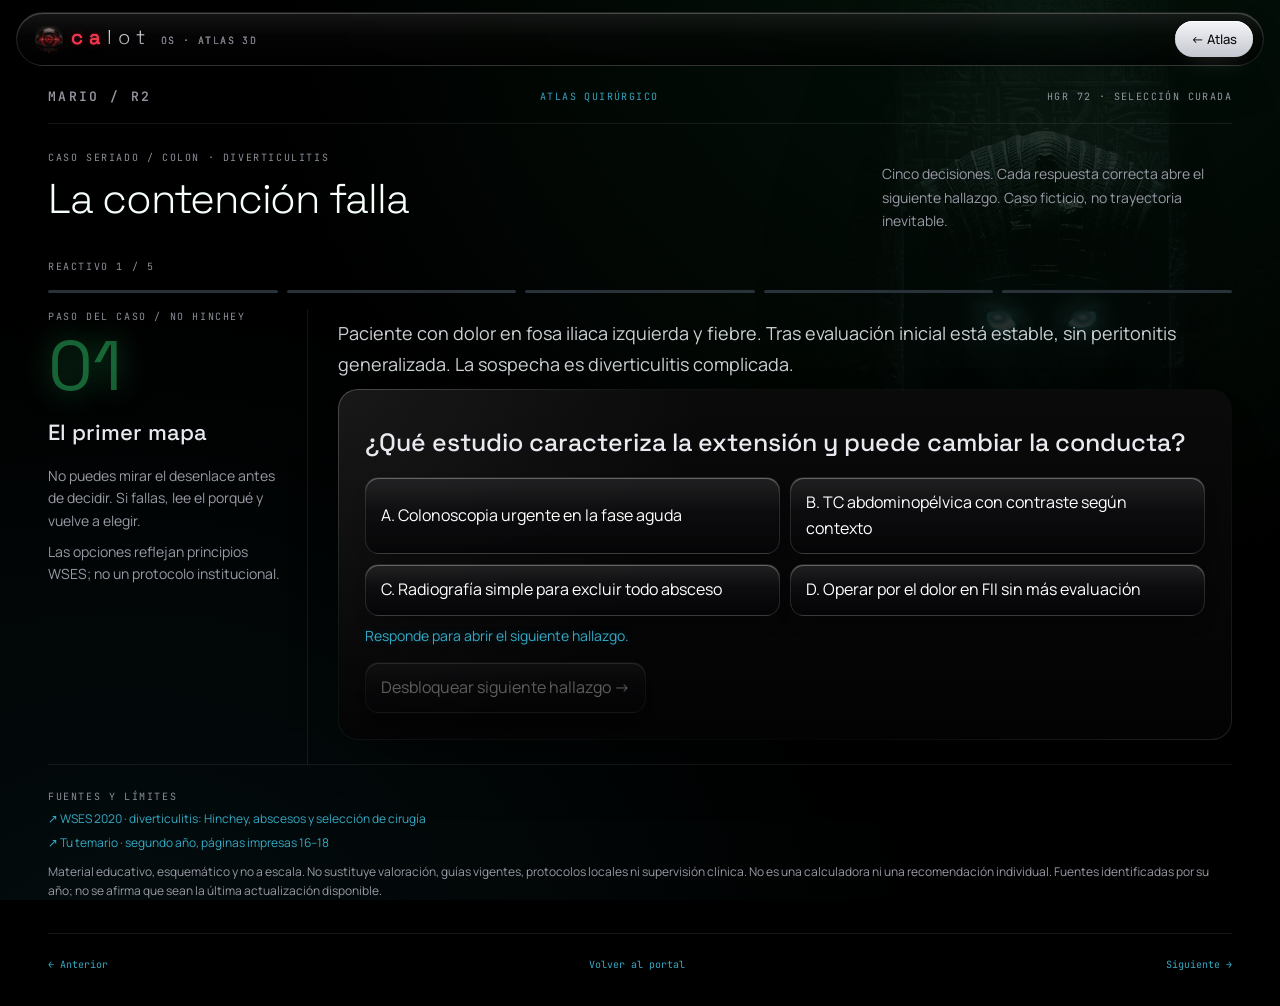
<file: atlas/casos-seriados.html>
<!doctype html><html lang="es"><head><meta charset="utf-8"><meta name="viewport" content="width=device-width,initial-scale=1"><link rel="icon" href="data:,"><title>La contención falla · Mario / Cirugía R2</title><style>@import url('https://fonts.googleapis.com/css2?family=JetBrains+Mono:wght@400;500&family=Manrope:wght@400;500;600;700&family=Space+Grotesk:wght@500;600;700&display=swap');
:root{--bg:#050505;--stone:#0a0c10;--gold:#c9a45a;--light:#e8d5a3;--cyan:#3ee0ff;--ink:#e5e4df;--muted:#9ba4ab;--line:#343127;--red:#ef7169;--green:#8cd8b5;--serif:'Cinzel',Georgia,serif;--sans:'Source Sans 3',Arial,sans-serif;--mono:'JetBrains Mono',monospace}*{box-sizing:border-box}body{margin:0;background:var(--bg);color:var(--ink);font:16px/1.6 var(--sans)}body:before{content:'';position:fixed;inset:0;pointer-events:none;background:radial-gradient(ellipse at 85% 0,#18303920,transparent 50%);z-index:-1}a{color:var(--cyan);text-decoration:none}button,input,select,textarea{font:inherit}button,a,input,select{touch-action:manipulation}button{cursor:pointer}button:focus-visible,a:focus-visible,input:focus-visible,select:focus-visible,textarea:focus-visible{outline:2px solid var(--cyan);outline-offset:4px}button:disabled{opacity:.35;cursor:not-allowed}.wrap{max-width:1440px;margin:auto;padding:0 48px}.top{display:flex;align-items:center;justify-content:space-between;gap:20px;padding:22px 0 18px;border-bottom:1px solid var(--line);font:10px var(--mono);letter-spacing:.14em}.top .brand{font:600 18px var(--serif);letter-spacing:.22em;color:var(--light)}.top span{color:var(--muted)}.eyebrow{text-transform:uppercase;color:var(--gold);font:10px/1.5 var(--mono);letter-spacing:.16em}.intro{display:grid;grid-template-columns:1fr 350px;gap:30px;align-items:end;padding:26px 0}h1{font:500 clamp(27px,3.25vw,46px)/1.16 var(--serif);letter-spacing:-.03em;margin:10px 0}h2{font:500 25px/1.3 var(--serif);color:var(--light);margin:10px 0 18px}h3{font:500 18px/1.4 var(--serif);color:var(--light)}p{margin:9px 0}.dek{color:var(--muted);font-size:14px;line-height:1.7;margin:0}.stage-grid{display:grid;grid-template-columns:minmax(0,1fr) 300px;border:1px solid #6a5836;background:var(--stone);position:relative;box-shadow:0 0 45px #000,inset 0 0 0 5px #050505}.stage-grid:before,.stage-grid:after{content:'𓂀 𓆣 𓏏 𓊖 𓋹';position:absolute;top:0;bottom:0;z-index:4;writing-mode:vertical-rl;font:16px/1.6 Georgia;color:#8e713a66;pointer-events:none;padding:12px 2px;background:linear-gradient(90deg,#101217,#040505);border:1px solid #7a63383d;width:23px;letter-spacing:20px}.stage-grid:before{left:0}.stage-grid:after{right:0}.view{min-width:0;position:relative;background:radial-gradient(ellipse at 50% 50%,#112027 0,#090d12 45%,#030404 80%);margin-left:23px;overflow:hidden}.three{height:520px;position:relative;width:100%}.three canvas{width:100%;height:100%;display:block;touch-action:none}.view-top,.view-bottom{position:absolute;left:22px;right:22px;z-index:3;font:9px var(--mono);letter-spacing:.08em;color:var(--muted);pointer-events:none}.view-top{top:17px}.view-bottom{bottom:17px;display:flex;justify-content:space-between;gap:15px}.awake{color:var(--cyan);text-shadow:0 0 10px #3ee0ff99}.labels{position:absolute;inset:0;pointer-events:none}.label3{position:absolute;font:9px var(--mono);background:#05080cdd;border-left:1px solid currentColor;padding:4px 6px;white-space:nowrap;transform:translate(-50%,-50%);color:var(--cyan)}.controls{padding:24px 40px 20px 22px;border-left:1px solid var(--line);display:flex;flex-direction:column;gap:17px;background:linear-gradient(135deg,#0d1014,#070808)}label{display:block;color:#ced3d5;font-size:12px;margin-bottom:8px}select{width:100%;background:#10151b;color:var(--ink);border:1px solid #4c4738;padding:9px;font-size:12px;border-radius:2px}input[type=range]{width:100%;accent-color:var(--cyan);cursor:pointer}output{font:10px var(--mono);color:var(--cyan)}.status{border-top:1px solid var(--line);padding-top:14px;color:var(--light);font-size:13px;line-height:1.7;margin-top:auto;min-height:90px}.note{color:var(--muted);font-size:11px}.reading{display:grid;grid-template-columns:1fr 1fr;gap:38px;margin:32px 0}.reading article{border-top:1px solid var(--line);padding-top:18px}.reading p{color:#bac2c6;font-size:15px}.key{border-left:2px solid var(--gold);padding-left:23px}.quiz,.panel{border:1px solid var(--line);padding:26px;background:linear-gradient(145deg,#0b0e12,#060707);margin:24px 0}.quiz-options{display:grid;grid-template-columns:1fr 1fr;gap:10px}button,.btn{background:#0d1218;color:var(--ink);border:1px solid #39434a;padding:12px 15px;text-align:left;border-radius:2px;transition:border-color .2s,background .2s}button:hover,.btn:hover{border-color:var(--gold);background:#15191d}.correct{border-color:var(--green)!important;color:var(--green)!important}.wrong{border-color:var(--red)!important;color:var(--red)!important}.feedback{min-height:28px;font-size:14px;color:var(--cyan)}.sources{border-top:1px solid var(--line);padding:24px 0;color:var(--muted);font-size:12px}.sources a{display:block;margin:5px 0}.footer{display:flex;justify-content:space-between;border-top:1px solid var(--line);padding:24px 0 35px;gap:24px;font:10px var(--mono)}.hero{position:relative;min-height:475px;display:grid;grid-template-columns:1.2fr 1fr;align-items:center;gap:30px;overflow:hidden;border-bottom:1px solid #675334}.hero h1{font-size:clamp(42px,5.1vw,72px);max-width:700px;line-height:1.05}.hero em{font-style:normal;color:var(--light)}.hero .dek{max-width:550px}.hero-copy{z-index:3;padding:45px 0 50px}.hero-art{height:475px;position:relative;align-self:stretch;background:linear-gradient(90deg,#050505,transparent 22%,transparent 88%,#050505),url('egypt-ref.jpg') center 38%/cover;filter:saturate(.68)}.hero-art:after{content:'';position:absolute;inset:0;background:linear-gradient(0deg,#050505,transparent 35%,#05050522)}.hero-art:before{content:'𓂀 𓊖 𓋹';position:absolute;inset:16px 12px;border:1px solid #8c713d66;z-index:1;color:#c9a45a66;font:16px Georgia;padding:10px;letter-spacing:10px}.dust{position:absolute;inset:0;pointer-events:none;z-index:2}.dust i{position:absolute;bottom:-10px;background:var(--gold);border-radius:50%;box-shadow:0 0 9px #e8c66c;animation:rise 7s linear infinite}@keyframes rise{from{transform:translateY(0);opacity:0}15%{opacity:.7}to{transform:translateY(-360px) translateX(50px);opacity:0}}.route-label{margin:27px 0 15px;display:flex;justify-content:space-between;gap:15px}.index-grid{display:grid;grid-template-columns:repeat(3,1fr);gap:12px}.station-link{display:block;color:var(--ink);border:1px solid var(--line);padding:22px 24px;background:linear-gradient(135deg,#101318,#060707);position:relative;transition:.2s;min-height:170px}.station-link:before{content:'';position:absolute;left:0;top:20px;height:28px;width:2px;background:var(--gold)}.station-link:hover{transform:translateY(-3px);border-color:var(--gold)}.station-link .num{font:10px var(--mono);color:var(--cyan)}.station-link h3{margin:12px 0 8px}.station-link p{font-size:13px;color:var(--muted)}.resource-grid{display:grid;grid-template-columns:repeat(4,1fr);gap:12px}.resource-grid .station-link{min-height:185px}.pill{display:inline-block;font:9px var(--mono);color:var(--cyan);border:1px solid #255463;padding:5px 8px;margin:16px 10px 0 0}.ficha-layout{display:grid;grid-template-columns:200px minmax(0,1fr);gap:25px}.ficha-nav{display:flex;flex-direction:column;gap:7px}.ficha-nav button{font-size:12px;color:var(--muted);padding:13px}.ficha-nav button.active,.tabs button.active{color:var(--cyan);border-color:var(--cyan);background:#0c2029}.comparators{display:grid;grid-template-columns:repeat(3,1fr);gap:10px}.compare{border:1px solid var(--line);padding:17px;background:#0c1015}.compare h3{font-size:16px;margin:0 0 10px}.compare p{font-size:13px;color:#adb8bf}.compare strong{color:var(--cyan);font-weight:500}.compare.active{border-color:var(--cyan)}.ficha-visual{height:230px;border:1px solid #45402e;background:radial-gradient(ellipse,#101e26,#030505);margin:15px 0}.ficha-visual svg{width:100%;height:100%}.inline-controls{display:flex;gap:20px;align-items:center;flex-wrap:wrap;margin:16px 0}.inline-controls label{margin:0}.inline-controls select{width:auto;max-width:100%}.inline-controls input{width:220px}.ficha-case{border-left:2px solid var(--gold);padding-left:20px;margin:24px 0}.answer{padding:14px;background:#0c1c22;color:var(--cyan);margin-top:14px}.tabs{display:flex;gap:10px;flex-wrap:wrap;margin:16px 0 22px}.progress{display:flex;gap:9px;margin:16px 0}.progress span{height:3px;background:#293139;flex:1}.progress span.done{background:var(--cyan);box-shadow:0 0 10px #3ee0ff55}.case-layout{display:grid;grid-template-columns:260px 1fr;gap:30px}.case-side{border-right:1px solid var(--line);padding-right:26px}.case-side h2{font-size:22px}.case-side p{color:var(--muted);font-size:14px}.case-stage{font:70px var(--serif);color:#c9a45a66;line-height:1.2}.case-main{min-width:0}.case-main .quiz{margin-top:10px}.case-main .case-story{font-size:18px;line-height:1.7;color:#cbd1d4}textarea{display:block;width:100%;min-height:150px;background:#070b0f;color:var(--ink);border:1px solid #454b50;padding:16px;margin:15px 0;resize:vertical}.tree-shell{display:grid;grid-template-columns:280px 1fr;gap:25px}.tree-path{border-left:1px solid var(--gold);padding-left:20px}.tree-path div{font-size:13px;padding:12px 0;border-bottom:1px solid var(--line);color:var(--muted)}.tree-path div:last-child{color:var(--cyan)}.tree-main{min-height:340px}.tree-choices{display:grid;gap:12px}.tree-choices button{padding:17px}.tree-why{margin:20px 0;padding:17px;border-left:2px solid var(--cyan);background:#0c171c}.tree-why p{font-size:14px}.monitor{height:340px;position:relative;background:radial-gradient(ellipse,#0d1a22,#030505);border:1px solid #5a4e34}.monitor canvas{width:100%;height:100%}.night-grid{display:grid;grid-template-columns:1fr 330px;gap:25px}.night-clock{font:36px var(--mono);color:var(--cyan);margin:14px 0}.night-actions{display:flex;gap:10px;flex-wrap:wrap}.night-actions button{font-size:12px}.timeline-tags{display:flex;justify-content:space-between;font:9px var(--mono);color:var(--muted)}.timeline-tags span{max-width:100px}.hidden,[hidden]{display:none!important}.long-note{max-width:950px;color:var(--muted)}@media(max-width:960px){.wrap{padding:0 22px}.intro{grid-template-columns:1fr}.stage-grid{grid-template-columns:minmax(0,1fr) 260px}.controls{padding-left:15px;padding-right:35px}.resource-grid{grid-template-columns:1fr 1fr}.comparators{grid-template-columns:1fr 1fr}.hero h1{font-size:48px}.night-grid{grid-template-columns:1fr}.hero-art{height:480px}}@media(max-width:700px){.wrap{padding:0 17px}.top{font-size:8px}.top span{display:none}.top .brand{font-size:15px}.intro{padding:23px 0;gap:15px}.stage-grid{grid-template-columns:1fr}.three{height:460px}.view{margin-right:23px}.controls{margin:0 23px;border-left:0;border-top:1px solid var(--line);padding:22px}.stage-grid:after{height:460px;bottom:auto}.stage-grid:before{height:460px;bottom:auto}.reading,.case-layout,.tree-shell,.ficha-layout{grid-template-columns:1fr}.reading{gap:20px}.index-grid{grid-template-columns:1fr 1fr}.hero{display:block}.hero-copy{padding:35px 0;max-width:82%}.hero-art{position:absolute;right:-70px;top:0;width:65%;height:100%;opacity:.35}.hero h1{font-size:44px}.ficha-nav{display:grid;grid-template-columns:1fr 1fr}.comparators{grid-template-columns:1fr}.quiz-options{grid-template-columns:1fr}.case-side{border-right:0;border-bottom:1px solid var(--line);padding-bottom:20px}.case-stage{font-size:40px}.tree-path{display:flex;gap:15px;overflow:auto}.tree-path div{min-width:120px}.quiz,.panel{padding:20px}.footer{font-size:9px;gap:10px}.label3{font-size:8px}.night-grid{gap:12px}.view-top{font-size:8px}}@media(max-width:420px){.index-grid,.resource-grid{grid-template-columns:1fr}.three{height:420px}.stage-grid:before,.stage-grid:after{height:420px}.hero-copy{max-width:95%}.hero h1{font-size:38px}}@media(prefers-reduced-motion:reduce){*{animation:none!important;transition:none!important}}

/* Carved vector inlay: no platform-dependent hieroglyph glyphs. */
.stage-grid:before,.stage-grid:after{content:"";background-color:#090b0e;background-image:url("data:image/svg+xml,%3Csvg%20xmlns%3D%22http%3A%2F%2Fwww.w3.org%2F2000%2Fsvg%22%20width%3D%2223%22%20height%3D%22142%22%20viewBox%3D%220%200%2023%20142%22%3E%3Cg%20fill%3D%22none%22%20stroke%3D%22%23ad8b48%22%20stroke-opacity%3D%22.48%22%20stroke-width%3D%22.7%22%3E%3Cpath%20d%3D%22M3%202h17v136H3zM5%2036h13M5%2070h13M5%20105h13M5%20138h13%22%2F%3E%3Cpath%20d%3D%22M6%2015q5-7%2011%200-6%205-11%200m5-3v6m-5-2%204%206%205-2M9%2029h6%22%2F%3E%3Cpath%20d%3D%22M11%2044v19m-5-12h11m-6-8c-6%200-6%208%200%208s6-8%200-8M7%2065h8%22%2F%3E%3Cpath%20d%3D%22M7%2079q5-6%209%200v12q-5%207-9%200zm4-4v22m-5-13h12m-12%206h12M8%2099h7%22%2F%3E%3Cpath%20d%3D%22M6%20116l5-7%206%207-6%2010zm0%2013h11m-8-4v4m5-4v4%22%2F%3E%3C%2Fg%3E%3C%2Fsvg%3E");background-repeat:repeat-y;background-position:center top;letter-spacing:0;padding:0}.hero-art:before{content:"";background:linear-gradient(90deg,#c9a45a12,transparent 5%,transparent 95%,#c9a45a12)}
</style><link rel="stylesheet" href="nous-skin.css"></head><body><div class="wrap"><header><nav class="top"><a class="brand" href="index.html">MARIO / R2</a><a href="index.html">ATLAS QUIRÚRGICO</a><span>HGR 72 · SELECCIÓN CURADA</span></nav><div class="intro"><div><div class="eyebrow">CASO SERIADO / COLON · DIVERTICULITIS</div><h1>La contención falla</h1></div><p class="dek">Cinco decisiones. Cada respuesta correcta abre el siguiente hallazgo. Caso ficticio, no trayectoria inevitable.</p></div></header><main><div class="eyebrow" id="case-counter"></div><div class="progress" id="progress"></div><div id="case-game" class="case-layout"><aside class="case-side"><div class="eyebrow">PASO DEL CASO / NO HINCHEY</div><div class="case-stage" id="case-stage"></div><h2 id="case-label"></h2><p>No puedes mirar el desenlace antes de decidir. Si fallas, lee el porqué y vuelve a elegir.</p><p class="note">Las opciones reflejan principios WSES; no un protocolo institucional.</p></aside><section class="case-main"><p class="case-story" id="case-story"></p><section class="quiz"><h2 id="case-question"></h2><div class="quiz-options" id="case-options"></div><p id="case-feedback" class="feedback" aria-live="polite"></p><button id="next-case" disabled>Desbloquear siguiente hallazgo →</button></section></section></div><section class="panel" id="teachback" hidden><div class="eyebrow">Teach-back / explícalo tú</div><h2>¿Por qué el mismo Hinchey no obliga a la misma operación?</h2><p>En tus palabras: relaciona control de fuente, estabilidad, anastomosis y estoma. No escribas datos reales de pacientes. Tu respuesta no se envía ni se califica automáticamente.</p><label for="teach-text">Tu explicación</label><textarea id="teach-text" placeholder="Elegiría… porque la fisiología…"></textarea><button id="reveal-teach">Contrastar con la clave</button><div id="teach-key" class="answer" hidden><p>Hinchey describe extensión, no reserva fisiológica. Con peritonitis difusa hay que controlar la fuente y reanimar. En persona crítica o con comorbilidad importante seleccionada, Hartmann es una opción recomendada; en estable, sin comorbilidad relevante y con tejidos / condiciones favorables, resección con anastomosis, con o sin derivación. El juicio integra perfusión, contaminación, riesgo y experiencia. Ningún número de clasificación reemplaza esa valoración.</p><p>Autochequeo: ¿nombraste anatomía, fisiología y control de fuente? ¿Evitaste “siempre” y “nunca” injustificados?</p></div><p><button id="restart-case">Volver a resolver</button></p></section><section class="sources"><div class="eyebrow">Fuentes y límites</div><a target="_blank" rel="noopener" href="https://wjes.biomedcentral.com/articles/10.1186/s13017-020-00313-4">↗ WSES 2020 · diverticulitis: Hinchey, abscesos y selección de cirugía</a><a href="temario-cirugia.pdf">↗ Tu temario · segundo año, páginas impresas 16–18</a><p>Material educativo, esquemático y no a escala. No sustituye valoración, guías vigentes, protocolos locales ni supervisión clínica. No es una calculadora ni una recomendación individual. Fuentes identificadas por su año; no se afirma que sean la última actualización disponible.</p></section><nav class="footer"><a href="fichas-diferenciacion.html">← Anterior</a><a href="index.html">Volver al portal</a><a href="arboles-guardia.html">Siguiente →</a></nav></main><script>const PAGE="casos";const SOURCES={"appendix": ["WSES Jerusalem 2020 · diagnóstico y tratamiento de apendicitis", "https://pmc.ncbi.nlm.nih.gov/articles/PMC7386163/"], "anatomy": ["Schwartz, Principles of Surgery, 11.ª ed. · apéndice, anatomía gastroduodenal y diferenciales (referencia de consulta, no cifras reproducidas)", "https://accesssurgery.mhmedical.com/book.aspx?bookID=2576"], "diverticulitis": ["WSES 2020 · diverticulitis: Hinchey, abscesos y selección de cirugía", "https://wjes.biomedcentral.com/articles/10.1186/s13017-020-00313-4"], "parks": ["Parks, Gordon y Hardcastle · A classification of fistula-in-ano, Br J Surg 1976", "https://pubmed.ncbi.nlm.nih.gov/1267867/"], "parksmap": ["SNFCP · clasificación de Parks y relaciones con el suelo pélvico", "https://www.snfcp.org/questionnaires-outils/maladies-inflammatoires/fistules-anales-classification-de-parks/"], "ischemia": ["WSES 2022 · isquemia mesentérica aguda: diagnóstico y mecanismos", "https://wjes.biomedcentral.com/articles/10.1186/s13017-022-00443-x"], "esge": ["ESGE 2021 · HTDA no variceal: Forrest, hemostasia y tiempos tras reanimación (PDF)", "https://www.esge.com/assets/downloads/pdfs/guidelines/2021_a_1369_5274.pdf"], "bleed": ["BMJ Medicine 2022 · Update on the management of upper gastrointestinal bleeding", "https://pmc.ncbi.nlm.nih.gov/articles/PMC9951461/"], "baveno": ["Baveno VII · hemorragia variceal: sospecha, reanimación y endoscopia", "https://pmc.ncbi.nlm.nih.gov/articles/PMC11090185/"], "gerd": ["ACG 2022 · diagnóstico y manejo de ERGE", "https://pmc.ncbi.nlm.nih.gov/articles/PMC8754510/"], "hiatal": ["Hiatal and Paraesophageal Hernias · anatomía y tipos I–IV", "https://www.cghjournal.org/article/S1542-3565(18)30003-X/fulltext"], "hernia": ["WSES 2017 · hernia complicada y sospecha de estrangulación", "https://pmc.ncbi.nlm.nih.gov/articles/PMC5545868/"], "openabdomen": ["WSES 2018 · abdomen abierto: prevención y manejo de fístula enteroatmosférica", "https://doi.org/10.1186/s13017-018-0167-4"], "ibd": ["The Diagnosis and Treatment of Crohn’s Disease and Ulcerative Colitis · patrones diferenciales", "https://pmc.ncbi.nlm.nih.gov/articles/PMC2695363/"], "cdiff": ["CDC · Clinical Testing and Diagnosis for C. diff Infection", "https://www.cdc.gov/c-diff/hcp/diagnosis-testing/"], "ameba": ["CDC DPDx · Amebiasis: infección luminal e invasiva", "https://www.cdc.gov/dpdx/amebiasis/"], "steroids": ["PLOS · Fulminant Amebic Colitis after Corticosteroid Therapy, revisión sistemática", "https://journals.plos.org/plosntds/article?id=10.1371/journal.pntd.0004879"], "anorectal": ["ASCRS 2022 · absceso anorrectal y fístula", "https://www.ascrsu.com/ascrs/view/ASCRS-Evidence-Based-Guidelines-and-Expert-Consensus/3982014/all/Management_of_Anorectal_Abscess__Fistula_in_Ano__and_Rectovaginal_Fistula__2022_"], "fissure": ["ASCRS 2023 · fisura anal", "https://www.ascrsu.com/ascrs/view/ASCRS-Evidence-Based-Guidelines-and-Expert-Consensus/3982013/1/Management_of_Anal_Fissures__2023_"], "hemorrhoids": ["ASCRS 2024 · enfermedad hemorroidal", "https://www.ascrsu.com/ascrs/view/ASCRS-Evidence-Based-Guidelines-and-Expert-Consensus/3982022/all/Management%20of%20Hemorrhoids%20(2024)"]}; function sourceLinks(keys){return keys.map(k=>`<a href="${SOURCES[k][1]}" target="_blank" rel="noopener">↗ ${SOURCES[k][0]}</a>`).join('');}const $=id=>document.getElementById(id);window.__ready=false;
const FICHAS=[
{title:'Un dolor, cinco territorios',hook:'Dolor en fosa iliaca derecha',columns:[['Apendicitis','Migración del dolor, anorexia y defensa localizada orientan; no son obligatorias.','Integra riesgo clínico e imagen; no descartes por posición atípica.'],['Íleon / Meckel','Ileítis: diarrea o contexto inflamatorio. Meckel puede inflamar, obstruir o sangrar.','TC y contexto; si el apéndice no explica el cuadro, revisa íleon.'],['Uréter / anexos','Cólico irradiado y hematuria orientan a uréter; su ausencia no excluye.','En quien tenga ovarios o posibilidad de embarazo: descartar torsión / ectópico. No inferir por identidad de género.']],modes:['Apéndice','Íleon / Meckel','Uréter','Anexos si aplica'],case:'Paciente con posibilidad de embarazo, dolor en FID y síncope. No hay diagnóstico previo.',choices:['Etiquetar apendicitis por localización','Valorar estabilidad y descartar embarazo ectópico'],answer:1,explain:'Reanimación y evaluación urgente si hay inestabilidad. Prueba de embarazo e imagen apropiada; una torsión también requiere valoración urgente. El diferencial ginecológico aplica a la anatomía y posibilidad de embarazo de la persona.',source:['appendix','anatomy']},
{title:'La sangre no dice de dónde',hook:'HTDA · cuatro fuentes',columns:[['Úlcera péptica','Cráter con estigmas de Forrest; AINE / H. pylori son pistas.','La hemostasia depende del estigma; después hay que tratar la causa.'],['Várices','Colaterales por hipertensión portal; pueden sangrar de forma masiva.','Si se sospecha: vasoactivo y antibiótico tempranos, endoscopia tras reanimación; no esperar confirmación para todo.'],['Mallory-Weiss / Dieulafoy','Mallory-Weiss: desgarro tras arcadas. Dieulafoy: vaso de calibre persistente en defecto mucoso pequeño.','Ausencia de gran úlcera no significa sangrado menor. La endoscopia localiza la fuente.']],modes:['Úlcera','Várices','Mallory-Weiss','Dieulafoy'],case:'Hematemesis activa en una persona con cirrosis. El equipo prepara endoscopia.',choices:['Esperar endoscopia para toda terapia específica','Reanimar e iniciar manejo de probable sangrado variceal en paralelo'],answer:1,explain:'Sospecha variceal: resucitación, vasoactivo y profilaxis antibiótica según protocolo, con endoscopia dentro de 12 h tras reanimación; si inestable, tan pronto como sea seguro. No se utiliza el plazo de 24 h de no variceal como excusa para esperar.',source:['bleed','baveno','esge']},
{title:'Atrapado no es lo mismo que muerto',hook:'Pared · incarceración frente a estrangulación',columns:[['Incarcerada','Contenido irreductible; puede obstruir sin isquemia establecida.','Valoración urgente. No asumir que el asa es viable porque la piel aún es normal.'],['Estrangulada','Compromiso vascular del contenido; dolor persistente, toxicidad, peritonismo o imagen amenazante.','Sospecha de estrangulación = reparación urgente y evaluación de viabilidad. No reducción forzada.']],modes:['Atrapamiento sin isquemia demostrada','Compromiso vascular'],case:'Hernia dolorosa irreductible, deterioro sistémico y signos peritoneales.',choices:['Intentar reducción manual forzada para ganar tiempo','Cirugía urgente y reanimación paralela'],answer:1,explain:'La sospecha de estrangulación exige intervención urgente. Reducir un asa necrótica a la cavidad puede ocultar el problema. No esperar una cifra de lactato para decidir.',source:['hernia']},
{title:'Cuando el intestino busca salida',hook:'Intestino delgado · fístulas intestinales',columns:[['Enterocutánea','Conexión del intestino con piel a través de un trayecto.','Controlar sepsis, pérdidas, nutrición y definir anatomía. El cierre depende de múltiples factores.'],['Enteroatmosférica','Asa expuesta en abdomen abierto que vierte directamente a la herida, sin trayecto cubierto.','Aislar efluente y proteger intestino / herida. Cierre espontáneo muy improbable; reconstrucción diferida individualizada.']],modes:['Enterocutánea · trayecto','Enteroatmosférica · exposición'],case:'En un abdomen abierto ves mucosa intestinal que vierte a la herida.',choices:['Aislar efluente, proteger asas y optimizar sepsis / nutrición','Aplicar espuma de presión negativa directamente al orificio y al intestino'],answer:0,explain:'En EAF es esencial separar el efluente del resto de la herida. La presión negativa puede ayudar con una interfaz protectora y técnica especializada; no se aplica directamente sobre vísceras desnudas.',source:['openabdomen']},
{title:'No toda colitis es inflamatoria',hook:'Colon · Crohn, CU, C. difficile y amebiasis',columns:[['Crohn / CU','Crohn: segmentaria y transmural; fístulas / estenosis. CU: continua desde recto y predominantemente mucosa.','Son patrones típicos, no una prueba diagnóstica. Infección y tratamiento previo pueden alterar el aspecto.'],['C. difficile','Diarrea tras antibióticos / contacto sanitario orienta, pero no es requisito.','Interpretar prueba con síntomas: PCR positiva aislada puede representar colonización.'],['Amebiasis','Disentería o colitis que imita EII. Entamoeba histolytica invade mucosa.','Pruebas específicas: microscopía sola no distingue de E. dispar. Considerar antes de inmunosupresión en riesgo epidemiológico.']],modes:['Crohn · discontinuo','CU · continuo desde recto','C. difficile · patrón ilustrativo','Amebiasis · úlceras ilustrativas'],case:'Colitis con sangre, sin diagnóstico confirmado y exposición epidemiológica compatible con amebiasis.',choices:['Dar corticoide solo por “parecer CU”','Buscar infección y valorar gravedad antes de inmunosuprimir'],answer:1,explain:'La amebiasis puede parecer EII y empeorar de forma fulminante con corticoides. Buscar E. histolytica y otras infecciones según contexto. Peritonitis / toxicidad obligan a evaluación urgente.',source:['ibd','cdiff','ameba','steroids']},
{title:'Cuatro lesiones, otra urgencia',hook:'Recto y ano · dolor y sangrado',columns:[['Absceso / fístula','Absceso: dolor constante y colección, a veces profunda sin bulto visible. Fístula: orificio con drenaje recurrente.','Absceso agudo: drenaje oportuno. Antibiótico no reemplaza control de fuente. Fístula: mapear y proteger esfínter.'],['Fisura','Dolor cortante con defecación y sangrado rojo escaso; la inspección suele orientar.','Localización atípica o múltiples fisuras requieren buscar causas secundarias. Evitar exploración traumática.'],['Hemorroides','Internas: sangrado habitualmente indoloro / prolapso. Externa trombosada: bulto doloroso.','No atribuir todo sangrado rectal a hemorroides sin evaluación apropiada.']],modes:['Absceso','Fístula','Fisura','Hemorroides'],case:'Dolor anal continuo, fiebre y tumefacción sensible. No duele solo al evacuar.',choices:['Tratar como fisura por dolor anal','Buscar absceso y valorar drenaje urgente'],answer:1,explain:'Dolor continuo y colección orientan a absceso, pero uno profundo puede no dar tumefacción. Valorar extensión, sepsis y necesidad de imagen en escenarios seleccionados.',source:['anorectal','fissure','hemorrhoids']}
];
function svgFrame(body,caption){return `<svg viewBox="0 0 850 230" role="img" aria-label="${caption}"><defs><radialGradient id="glow"><stop stop-color="#3ee0ff" stop-opacity=".25"/><stop offset="1" stop-color="#3ee0ff" stop-opacity="0"/></radialGradient><linearGradient id="tissue"><stop stop-color="#c9a45a" stop-opacity=".35"/><stop offset="1" stop-color="#839baf" stop-opacity=".13"/></linearGradient></defs><circle cx="430" cy="115" r="200" fill="url(#glow)"/>${body}<text x="25" y="213" fill="#a0a8ae" font-family="monospace" font-size="10">ESQUEMA · ${caption}</text></svg>`;}
const txt=(x,y,t,c='#e8d5a3')=>`<text x="${x}" y="${y}" fill="${c}" font-family="monospace" font-size="12">${t}</text>`;
const line=(d,c='#c9a45a',w=4)=>`<path d="${d}" fill="none" stroke="${c}" stroke-width="${w}" stroke-linecap="round" stroke-linejoin="round"/>`;
const dot=(x,y,r=10,c='#3ee0ff')=>`<circle cx="${x}" cy="${y}" r="${r}" fill="${c}" fill-opacity=".65"/>`;
let fi=0,fm=0;
function fichaDiagram(){let b='',c='#3ee0ff';switch(fi){case 0:b=`<path d="M370 25 Q330 70 340 150 L365 190 M480 25 Q525 75 510 150 L485 190" fill="none" stroke="#b9c0c6" stroke-opacity=".35" stroke-width="4"/>`+line('M365 75 L365 145 Q425 175 485 145 L485 75','#c9a45a',17)+line('M390 95 Q455 65 458 107 Q380 135 450 142','#839baf',10);if(fm===0)b+=line('M365 135 Q385 156 380 175',c,9)+txt(540,100,'Apéndice · FID');if(fm===1)b+=line('M405 100 Q445 115 410 135',c,10)+line('M410 120 L440 152',c,6)+txt(540,100,'Íleon / divertículo de Meckel');if(fm===2)b+=line('M355 48 Q388 83 400 163',c,4)+dot(386,104,5,'#e8d5a3')+txt(540,100,'Uréter · cálculo ilustrativo');if(fm===3)b+=line('M400 155 Q425 175 450 155',c,8)+dot(390,156,12)+dot(460,156,12)+txt(540,100,'Anexos · si aplica');b+=txt(35,50,'No cerrar por localización')+txt(35,75,'Estabilidad antes que etiqueta','#9ba4ab');break;
case 1:b=`<path d="M370 20 L370 72 Q330 60 320 105 Q300 176 380 180 Q443 180 453 115 L470 110" fill="url(#tissue)" stroke="#c9a45a" stroke-width="2"/>`;if(fm===0)b+=`<ellipse cx="403" cy="140" rx="20" ry="13" fill="#693c44" stroke="${c}"/>`+txt(520,110,'Cráter + estigma');if(fm===1){for(let x of [359,370,381])b+=line(`M${x} 25 Q${x-10} 40 ${x} 52 Q${x+8} 65 ${x} 78`,c,5);b+=txt(520,110,'Columnas venosas');}if(fm===2)b+=line('M374 68 L385 95',c,5)+txt(520,110,'Desgarro en unión');if(fm===3)b+=dot(385,110,4)+line('M385 113 Q420 100 421 78',c,4)+txt(520,110,'Vaso grande, defecto pequeño');b+=txt(35,50,'Prioridad común: perfusión')+txt(35,75,'Endoscopia localiza la fuente','#9ba4ab');break;
case 2:b=`<path d="M210 75 L380 75 M480 75 L660 75 M210 95 L380 95 M480 95 L660 95" stroke="#c9a45a" stroke-width="4"/>`+line('M365 40 Q390 70 395 110 Q400 175 435 175 Q475 170 468 110 L480 40',fm?'#8f5277':'#c7b391',25)+line('M385 80 L410 125 M473 80 L450 125',fm?'#ef7169':c,4)+txt(540,143,fm?'Perfusión comprometida':'Irreductible ≠ isquémica')+txt(35,45,'Cuello herniario');if(fm)b+=line('M386 72 L415 98 M415 72 L386 98','#ef7169',5);break;
case 3:b=line('M170 65 L680 65','#c9a45a',15)+line('M170 100 L680 100','#839baf',20)+line('M270 165 Q375 115 480 165 Q530 190 585 145','#be9a85',22);if(fm===0)b+=line('M430 150 Q418 100 420 55',c,8)+txt(515,40,'Trayecto cubierto');else b+=`<rect x="367" y="45" width="105" height="70" fill="#030505" stroke="#c9a45a" stroke-dasharray="4 5"/><ellipse cx="420" cy="117" rx="25" ry="10" fill="${c}"/>`+line('M420 115 L420 65',c,11)+txt(490,40,'Asa expuesta · sin trayecto');b+=txt(35,195,'Aislar efluente · controlar sepsis · nutrición');break;
case 4:b=line('M350 165 L350 55 Q350 38 370 38 L485 38 Q505 38 505 58 L505 165 Q505 183 465 183 L435 195','#9eaeae',18);if(fm===0){b+=line('M352 65 L352 105',c,20)+line('M398 38 L438 38',c,20)+line('M505 100 L505 135',c,20)+txt(550,90,'Saltos · transmural');}if(fm===1)b+=line('M435 195 L465 183 Q505 183 505 165 L505 85',c,21)+txt(550,90,'Continuidad desde recto');if(fm===2){for(let i=0;i<9;i++)b+=dot(355+i*18,42,5,'#e8d5a3');b+=txt(550,90,'Placas ilustrativas, no universales');}if(fm===3){for(let i=0;i<5;i++)b+=dot(i%2?505:350,65+i*22,7,c);b+=txt(550,90,'Úlceras · no diagnostica el patrón');}b+=txt(35,50,'Distribución no basta')+txt(35,75,'Biopsia + microbiología','#9ba4ab');break;
case 5:b=`<path d="M360 25 L360 140 Q405 175 450 140 L450 25" fill="url(#tissue)" stroke="#c9a45a" stroke-width="3"/>`+line('M385 25 L385 128 Q405 147 425 128 L425 25','#8b9ca6',13);if(fm===0)b+=dot(475,126,23,'#dfcf7e')+txt(530,100,'Colección · dolor continuo');if(fm===1)b+=line('M424 100 Q470 120 495 167',c,6)+txt(530,100,'Trayecto · drenaje recurrente');if(fm===2)b+=line('M400 127 L400 160',c,5)+txt(530,100,'Desgarro · dolor al evacuar');if(fm===3)b+=dot(388,108,13,c)+dot(422,110,13,c)+txt(530,100,'Cojinetes vasculares');b+=txt(35,50,'Mira la lesión')+txt(35,75,'No toda proctalgia es fisura','#9ba4ab');break;
}return svgFrame(b,FICHAS[fi].modes[fm]);}
function fichas(){let f=FICHAS[fi];$('ficha-title').textContent=f.title;$('ficha-hook').textContent=f.hook;$('comparators').innerHTML=f.columns.map((x,i)=>`<article class="compare"><h3>${x[0]}</h3><p>${x[1]}</p><p><strong>Qué cambia:</strong> ${x[2]}</p></article>`).join('');$('mode').innerHTML=f.modes.map((t,i)=>`<option value="${i}">${t}</option>`).join('');$('mode').value=fm;$('ficha-diagram').innerHTML=fichaDiagram();$('ficha-case').textContent=f.case;$('ficha-choices').innerHTML=f.choices.map((x,i)=>`<button data-ficha-answer="${i}">${x}</button>`).join('');$('ficha-feedback').textContent='Elige el siguiente paso.';$('ficha-sources').innerHTML=sourceLinks(f.source);document.querySelectorAll('[data-ficha]').forEach(b=>b.classList.toggle('active',+b.dataset.ficha===fi));document.querySelectorAll('[data-ficha-answer]').forEach(b=>b.onclick=()=>{let ok=+b.dataset.fichaAnswer===f.answer;b.classList.add(ok?'correct':'wrong');$('ficha-feedback').textContent=(ok?'Correcto. ':'Revisa. ')+f.explain;});window.__ficha=fi;window.__ready=true;}
const CASE=[
{label:'El primer mapa',stage:'01',story:'Paciente con dolor en fosa iliaca izquierda y fiebre. Tras evaluación inicial está estable, sin peritonitis generalizada. La sospecha es diverticulitis complicada.',q:'¿Qué estudio caracteriza la extensión y puede cambiar la conducta?',options:['Colonoscopia urgente en la fase aguda','TC abdominopélvica con contraste según contexto','Radiografía simple para excluir todo absceso','Operar por el dolor en FII sin más evaluación'],answer:1,why:'WSES recomienda TC contrastada como estudio de elección para diagnóstico y estadificación. US por operador experto puede ser inicial; la sospecha de complicación requiere definir la anatomía. No se hace colonoscopia aguda para medir un absceso.'},
{label:'Lo que estaba contenido',stage:'02',story:'La TC muestra diverticulitis sigmoidea con una colección pélvica distante y grande, considerada drenable por radiología intervencionista. Sigue estable y sin peritonitis difusa.',q:'¿Qué combinación es la más adecuada en este escenario?',options:['Solo observación, porque no hay peritonitis','Antibióticos + drenaje percutáneo si es factible','Hartmann obligatorio por llamarse Hinchey II','Solo drenaje sin antimicrobianos'],answer:1,why:'Hinchey II es un absceso distante. En colecciones grandes, WSES sugiere drenaje percutáneo y antibióticos. La guía usa aproximadamente 4–5 cm como límite razonable, no una ley universal. Si no se puede drenar, antibióticos y vigilancia muy estrecha en seleccionados; deterioro exige control quirúrgico.'},
{label:'La contención falla',stage:'03',story:'Pese al manejo inicial y reevaluaciones, aparece abdomen con rigidez difusa, hipoperfusión y deterioro. Este es un giro construido para aprender: no la evolución esperada de todos los abscesos.',q:'¿Cuál es la prioridad ahora?',options:['Esperar el cultivo antes de cambiar conducta','Reanimación y antibióticos en paralelo con control quirúrgico urgente de fuente','Repetir colonoscopia para ver el orificio','Aumentar analgesia y diferir hasta el turno de día'],answer:1,why:'La peritonitis generalizada con deterioro no se resuelve esperando al drenaje. Resucitación, antimicrobianos y cirugía urgente se coordinan; una imagen no debe retrasar una indicación clínica clara de control de fuente.'},
{label:'Una resección, dos salidas',stage:'04',story:'En quirófano hay pus generalizado sin heces macroscópicas: Hinchey III. La persona permanece críticamente enferma e inestable pese a reanimación.',q:'Dentro de estas opciones, ¿cuál encaja mejor con WSES?',options:['Anastomosis primaria obligatoria para todo Hinchey III','Lavado laparoscópico como primera línea universal','Hartmann como opción recomendada en paciente crítico; individualizar estrategia','Drenaje percutáneo del pus libre'],answer:2,why:'WSES recomienda Hartmann en peritonitis difusa con enfermedad crítica o comorbilidad importante seleccionada. No es una regla por el número de Hinchey. El lavado no es primera línea universal; control de daños puede considerarse en inestabilidad extrema según equipo.'},
{label:'Cambia la fisiología, cambia la decisión',stage:'05',story:'Contrafactual: mismo hallazgo purulento, pero persona estable, inmunocompetente, sin comorbilidad relevante y con condiciones técnicas favorables. No es que la persona inestable se haya curado por avanzar el reactivo.',q:'¿Qué estrategia puede plantearse?',options:['Resección con anastomosis primaria, con o sin derivación, individualizando','Hartmann obligatorio para todas las personas','Ningún control de fuente porque la presión es normal','Solo antibiótico aunque haya peritonitis difusa'],answer:0,why:'En pacientes clínicamente estables sin comorbilidades, WSES sugiere resección y anastomosis, con o sin estoma protector. Perfusión, contaminación, tejidos, experiencia y preferencias informadas importan. No hay algoritmo que elimine el juicio quirúrgico.'}
];let ci=0,solved=false;
function serial(){let q=CASE[ci];$('case-stage').textContent=q.stage;$('case-label').textContent=q.label;$('case-story').textContent=q.story;$('case-question').textContent=q.q;$('case-options').innerHTML=q.options.map((o,i)=>`<button data-case-answer="${i}">${String.fromCharCode(65+i)}. ${o}</button>`).join('');$('case-feedback').textContent='Responde para abrir el siguiente hallazgo.';$('next-case').disabled=true;solved=false;$('progress').innerHTML=CASE.map((_,i)=>`<span class="${i<ci?'done':''}"></span>`).join('');$('case-counter').textContent=`REACTIVO ${ci+1} / 5`;document.querySelectorAll('[data-case-answer]').forEach(b=>b.onclick=()=>{let ok=+b.dataset.caseAnswer===q.answer;b.classList.add(ok?'correct':'wrong');$('case-feedback').textContent=(ok?'Correcto. ':'No todavía. ')+q.why;if(ok){solved=true;$('next-case').disabled=false;$('progress').children[ci].classList.add('done');}});window.__case=ci;window.__ready=true;}
const TREES={fid:{label:'Dolor en FID de madrugada',start:'start',nodes:{
start:{q:'Primero: ¿hay inestabilidad o signos de peritonitis?',why:'La amenaza fisiológica determina la prioridad. La localización no sustituye ABC, reanimación ni valoración quirúrgica.',trap:'Pedir un score y esperar su resultado antes de reconocer choque.',choices:[['Sí · amenaza inmediata','unstable'],['No · estable, sin peritonitis','stable']]},
unstable:{q:'Reanimación y valoración quirúrgica urgente en paralelo.',why:'No retrasar control de fuente en peritonitis clara por estudios que no cambiarán la urgencia. Si hay posibilidad de embarazo, ectópico roto entra de inmediato en el diferencial.',trap:'Mandar a TC sin asegurar traslado y estabilidad.',choices:[['Ver el diferencial tiempo-dependiente','danger']]},
danger:{q:'Buscar fuente: perforación, isquemia, ectópico roto si aplica. Coordinar cirugía / ginecología según anatomía y sospecha.',why:'La respuesta a la reanimación, exploración e imagen al pie de cama cuando útil guían. Esto no prescribe una única incisión ni reemplaza al equipo de guardia.',trap:'Asumir apendicitis por estar en FID.',choices:[]},
stable:{q:'¿Hay posibilidad de embarazo o un diagnóstico anexial pertinente?',why:'Historia, anatomía, prueba de embarazo y evaluación pélvica cuando correspondan. Torsión puede existir sin embarazo.',trap:'No preguntar porque el servicio es Cirugía General.',choices:[['Sí · prueba de embarazo + imagen apropiada','preg'],['No / descartado · riesgo de apendicitis y otros','risk']]},
preg:{q:'US es el inicio habitual. ¿US no concluyente y persiste sospecha de apendicitis en embarazo?',why:'Una US negativa no descarta por sí sola apendicitis; considerar RM si está disponible. Mantener evaluación urgente de torsión o ectópico según clínica.',trap:'Descartar toda urgencia por no visualizar el apéndice.',choices:[['RM sin radiación ionizante si disponible; reevaluación','reassess']]},
risk:{q:'Integra clínica, laboratorio y riesgo; elige imagen según contexto.',why:'US puede ser inicial con experiencia; TC ayuda en adulto no embarazado y en incertidumbre. Síntomas urinarios o diarrea no excluyen apendicitis.',trap:'Usar lactato o leucocitos normales para descartar por sí solos.',choices:[['Apéndice no concluyente o normal: seguir buscando','reassess'],['Apéndice inflamado: definir complicación y plan','appendix']]},
reassess:{q:'Reevaluar: íleon, Meckel, uréter y anexos si aplica. Si empeora, regresar a prioridad fisiológica.',why:'Observación activa, imagen complementaria y consulta dirigida; no alta automática por una prueba no diagnóstica.',trap:'Convertir “no visto” en “normal”.',choices:[]},
appendix:{q:'Distinguir no complicada de complicada y discutir tratamiento con cirugía.',why:'La estrategia antibiótica es una opción en seleccionados con no complicada y decisión informada; no es sustituto de control de fuente en todos. Absceso / flemón necesitan estrategia contextual.',trap:'Aplicar el mismo plan a todo apéndice inflamado.',choices:[]}}},
htda:{label:'HTDA · perfusión antes que etiqueta',start:'start',nodes:{
start:{q:'¿Hay inestabilidad hemodinámica o sangrado activo importante?',why:'Evaluar vía aérea de forma selectiva, circulación, accesos, pruebas cruzadas y reanimación. La Hb inicial puede no reflejar toda la pérdida aguda.',trap:'Esperar que baje la Hb para reconocer choque.',choices:[['Sí · reanimación y equipos en paralelo','unstable'],['No · evaluación y riesgo','stable']]},
unstable:{q:'Reanimar y activar endoscopia. ¿Sospechas hipertensión portal / várices?',why:'No intubar rutinariamente a toda HTDA; hacerlo en seleccionados que no protegen vía aérea o con hematemesis activa importante, con valoración experta.',trap:'Saltar la resucitación para cumplir un reloj de endoscopia.',choices:[['Sí · probable variceal','variceal'],['No · probable no variceal','nonvariceal']]},
stable:{q:'Estratifica riesgo con una herramienta validada y contexto; no se calcula aquí. ¿Probable variceal?',why:'Evaluar comorbilidad, anticoagulación, tendencia y acceso a seguimiento. Estabilidad no significa bajo riesgo.',trap:'Dar de alta porque dejó de vomitar sangre.',choices:[['Sí · probable variceal','variceal'],['No · probable no variceal','nonvariceal']]},
variceal:{q:'Vasoactivo y antibiótico desde la sospecha; endoscopia dentro de 12 h tras reanimación.',why:'Baveno VII: si permanece inestable, endoscopia tan pronto como sea seguro. Hemostasia variceal y rescate con equipos expertos; no extrapolar el protocolo de úlcera.',trap:'Esperar confirmación endoscópica para iniciar toda terapia.',choices:[['Si no se controla: activar rescate experto','varrescue']]},
varrescue:{q:'Persistencia / fracaso de control variceal: estrategia puente y TIPS de rescate en centro con experiencia.',why:'La selección de TIPS y técnicas puente requiere equipo especializado. Esta ruta solo enseña la necesidad de escalar, no indicaciones o técnica completas.',trap:'Repetir medidas ineficaces sin escalar ni transferir.',choices:[]},
nonvariceal:{q:'Tras reanimación, endoscopia temprana dentro de 24 h; acelerar según sangrado persistente y juicio experto.',why:'ESGE no recomienda ≤12 h de rutina para todas las no variceales. El plazo no autoriza esperar con choque o sangrado no controlado. Ia, Ib y IIa requieren hemostasia endoscópica.',trap:'Tratar Forrest IIa como base limpia.',choices:[['Resangrado tras hemostasia inicial','rebleed'],['Control conseguido: tratar causa y vigilar','controlled']]},
rebleed:{q:'Repetir intento endoscópico de control. Si falla, considerar embolización transcatéter.',why:'Cirugía si embolización no está disponible o falla, según estabilidad y recursos. Coordinar equipos sin serializar retrasos innecesarios.',trap:'Adrenalina sola como solución definitiva de una úlcera.',choices:[]},
controlled:{q:'IBP cuando indicado, buscar y erradicar H. pylori si presente, revisar AINE / antitrombóticos y plan de vigilancia.',why:'Controlar el punto sangrante no elimina la causa ni el riesgo posterior. Antitrombóticos requieren balance individual de trombosis / sangrado.',trap:'Dar por curada la enfermedad al colocar un clip.',choices:[]}}}}
let tree='fid',node='start',trail=[];
function renderTree(){let t=TREES[tree],n=t.nodes[node];$('tree-title').textContent=t.label;$('tree-question').textContent=n.q;$('tree-choices').innerHTML=n.choices.map((c,i)=>`<button data-tree-choice="${i}">${c[0]} <span class="awake">→</span></button>`).join('');$('tree-why').innerHTML=`<div class="eyebrow">Por qué se ilumina esta ruta</div><p>${n.why}</p><div class="eyebrow">Distractor de guardia</div><p>${n.trap}</p>`;$('tree-path').innerHTML=['Entrada',...trail.map(x=>x.label)].map(x=>`<div>${x}</div>`).join('');document.querySelectorAll('[data-tree-choice]').forEach(b=>b.onclick=()=>{let c=n.choices[+b.dataset.treeChoice];trail.push({node,label:c[0]});node=c[1];renderTree();});$('tree-back').disabled=!trail.length;window.__treeNode=node;window.__ready=true;}
const NIGHT=[
{title:'La puerta',text:'Llega con hematemesis, piel fría y signos de hipoperfusión. Valora vía aérea, circulación, accesos y pruebas cruzadas. Reanimación y llamada a endoscopia en paralelo.',hr:'Taquicardia',urine:'Disminuida',lactate:'Puede elevarse',perf:.38},
{title:'No esperes una cifra',text:'La hemoglobina inicial puede ser engañosa. Reevalúa respuesta, estado mental, perfusión periférica y pérdidas. Hemoderivados según situación y protocolo; no se calcula una dosis aquí.',hr:'Persiste alta',urine:'Baja',lactate:'Tendencia al alza',perf:.28},
{title:'La respuesta no es control de fuente',text:'La reanimación mejora el pulso, pero el vaso sigue abierto. Si se retrasa el control, el sangrado puede vencer una mejoría transitoria. No confundir estabilidad breve con hemostasia.',hr:'Mejoría parcial',urine:'Recuperación tardía',lactate:'No se normaliza al instante',perf:.55},
{title:'Ver y cerrar',text:'Endoscopia tras reanimación: úlcera con sangrado activo. Hemostasia combinada o modalidad apropiada al estigma; no adrenalina sola. En no variceal, objetivo temprano ≤24 h, no espera obligatoria.',hr:'Según respuesta',urine:'Reevaluar tendencia',lactate:'Reevaluar aclaramiento',perf:.68},
{title:'Si vuelve a sangrar',text:'Tras control inicial, reaparece sangrado. Repetir control endoscópico; si falla, embolización transcatéter. Cirugía cuando no está disponible o falla, según estado y recursos. Activar equipos temprano.',hr:'Puede volver a subir',urine:'Puede caer',lactate:'Puede volver a subir',perf:.35},
{title:'Cerrar la noche no cierra la enfermedad',text:'Tras hemostasia efectiva: vigilancia, IBP cuando indicado, búsqueda y erradicación de H. pylori, revisión de AINE y antitrombóticos. El control de fuente y la recuperación fisiológica llevan ritmos distintos.',hr:'Tendencia a mejorar',urine:'Recuperación progresiva',lactate:'Tendencia a descender',perf:.85}
];
let phase=0,nightPath=0;
function night(){phase=+$('clock').value;nightPath=+$('night-path').value;let n=NIGHT[phase],p=nightPath===1?Math.max(.12,n.perf-phase*.1):n.perf;$('night-title').textContent=n.title;$('night-text').textContent=nightPath===1&&phase>=2?'Contrafactual didáctico: se demora el control de fuente; la pérdida continúa pese a la reanimación. La perfusión se deteriora. No existe una hora segura para seguir esperando.':n.text;$('night-clock').textContent='SECUENCIA 0'+(phase+1);$('night-hr').textContent=nightPath===1&&phase>=2?'Taquicardia persistente':n.hr;$('night-urine').textContent=nightPath===1&&phase>=2?'Disminuye':n.urine;$('night-lactate').textContent=nightPath===1&&phase>=2?'Ascenso posible':n.lactate;window.__night=phase;drawNight(p);}
function drawNight(p){let can=$('night-canvas'),ctx=can.getContext('2d'),w=can.clientWidth,h=can.clientHeight;can.width=w*devicePixelRatio;can.height=h*devicePixelRatio;ctx.scale(devicePixelRatio,devicePixelRatio);ctx.clearRect(0,0,w,h);let sx=w/800;ctx.save();ctx.scale(sx,h/340);ctx.strokeStyle='#c9a45a';ctx.lineWidth=2;ctx.beginPath();ctx.ellipse(220,57,27,33,0,0,Math.PI*2);ctx.moveTo(197,91);ctx.bezierCurveTo(148,100,150,212,170,232);ctx.lineTo(187,313);ctx.moveTo(241,91);ctx.bezierCurveTo(292,106,289,211,268,233);ctx.lineTo(251,313);ctx.stroke();ctx.fillStyle='#c9a45a15';ctx.fillRect(177,105,89,128);ctx.fillStyle='#3ee0ff';ctx.beginPath();ctx.arc(221,147,9+9*p,0,Math.PI*2);ctx.fill();ctx.fillStyle='#e2685970';ctx.beginPath();ctx.ellipse(241,192,21,28,-.4,0,Math.PI*2);ctx.fill();let controlled=phase===5&&!nightPath;ctx.strokeStyle=controlled?'#8cd8b5':'#ef7169';ctx.lineWidth=controlled?2:5;ctx.beginPath();ctx.moveTo(244,185);ctx.bezierCurveTo(260,178,256,154,247,148);ctx.stroke();if(!controlled){ctx.fillStyle='#ef7169';for(let i=0;i<4+phase;i++){ctx.beginPath();ctx.arc(250+(i%3)*7,163-i*5,3,0,6.3);ctx.fill();}}ctx.font='11px monospace';ctx.fillStyle='#9ba4ab';ctx.fillText('FISIOLOGÍA CUALITATIVA · NO SIGNOS VITALES REALES',30,328);ctx.fillText('PERFUSIÓN RELATIVA DEL DIBUJO',390,67);ctx.fillStyle='#15242c';ctx.fillRect(390,83,320,9);ctx.fillStyle='#3ee0ff';ctx.fillRect(390,83,320*p,9);ctx.strokeStyle='#3ee0ff';ctx.lineWidth=1.6;ctx.beginPath();for(let i=0;i<330;i++){let x=390+i,y=150+Math.sin(i*.045)*3;let q=i%65;if(q>24&&q<29)y-=Math.sin((q-24)/5*Math.PI)*25;if(q>29&&q<34)y+=Math.sin((q-29)/5*Math.PI)*12;if(i===0)ctx.moveTo(x,y);else ctx.lineTo(x,y);}ctx.stroke();ctx.fillStyle='#e8d5a3';ctx.font='13px monospace';ctx.fillText(controlled?'FUENTE CONTROLADA':'PÉRDIDA ACTIVA / RECURRENCIA',390,205);ctx.fillStyle='#9ba4ab';ctx.font='12px monospace';ctx.fillText('La curva no calcula FC ni lactato.',390,233);ctx.fillText('El paso de secuencia no equivale a minutos.',390,256);ctx.restore();window.__ready=true;}
if(PAGE==='fichas'){document.querySelectorAll('[data-ficha]').forEach(b=>b.onclick=()=>{fi=+b.dataset.ficha;fm=0;fichas();});$('mode').oninput=()=>{fm=+$('mode').value;$('ficha-diagram').innerHTML=fichaDiagram();};fichas();}
if(PAGE==='casos'){serial();$('next-case').onclick=()=>{if(!solved)return;if(ci<4){ci++;serial();}else{$('case-game').hidden=true;$('teachback').hidden=false;$('case-counter').textContent='INTEGRACIÓN / EXPLÍCALO TÚ';window.__caseComplete=true;}};$('reveal-teach').onclick=()=>{$('teach-key').hidden=false;};$('restart-case').onclick=()=>{ci=0;$('case-game').hidden=false;$('teachback').hidden=true;serial();};}
if(PAGE==='arboles'){document.querySelectorAll('[data-tree]').forEach(b=>b.onclick=()=>{tree=b.dataset.tree;node='start';trail=[];document.querySelectorAll('[data-tree]').forEach(x=>x.classList.toggle('active',x===b));renderTree();});$('tree-back').onclick=()=>{if(trail.length){node=trail.pop().node;renderTree();}};$('tree-reset').onclick=()=>{node='start';trail=[];renderTree();};renderTree();}
if(PAGE==='noche'){$('clock').oninput=night;$('night-path').oninput=night;new ResizeObserver(night).observe($('night-canvas').parentElement);night();}
</script></div>
<script>
/* calot-atlas · progreso v1: open al cargar, step por cada decisión correcta, complete al contrastar el teach-back */
(function(){
var ID='caso-seriado-diverticulitis',TOTAL=6,first=0,tried={},stepped={},fin=false;
function send(ev,x){var m={source:'calot-atlas',v:1,id:ID,event:ev};for(var k in x)m[k]=x[k];window.parent!==window&&window.parent.postMessage(m,'*');}
send('open');
var opts=document.getElementById('case-options');
opts&&opts.addEventListener('click',function(e){var b=e.target.closest('button');if(!b)return;var i=window.__case||0;if(b.classList.contains('correct')){if(!stepped[i]){stepped[i]=1;if(!tried[i])first++;send('step',{step:i+1,total:TOTAL});}}else{tried[i]=true;}});
var rv=document.getElementById('reveal-teach');
rv&&rv.addEventListener('click',function(){if(fin)return;fin=true;send('step',{step:TOTAL,total:TOTAL});send('complete',{step:TOTAL,total:TOTAL,score:Math.round(first/5*100)/100});});
})();
</script>
<script src="nous-skin.js"></script></body></html>
</file>
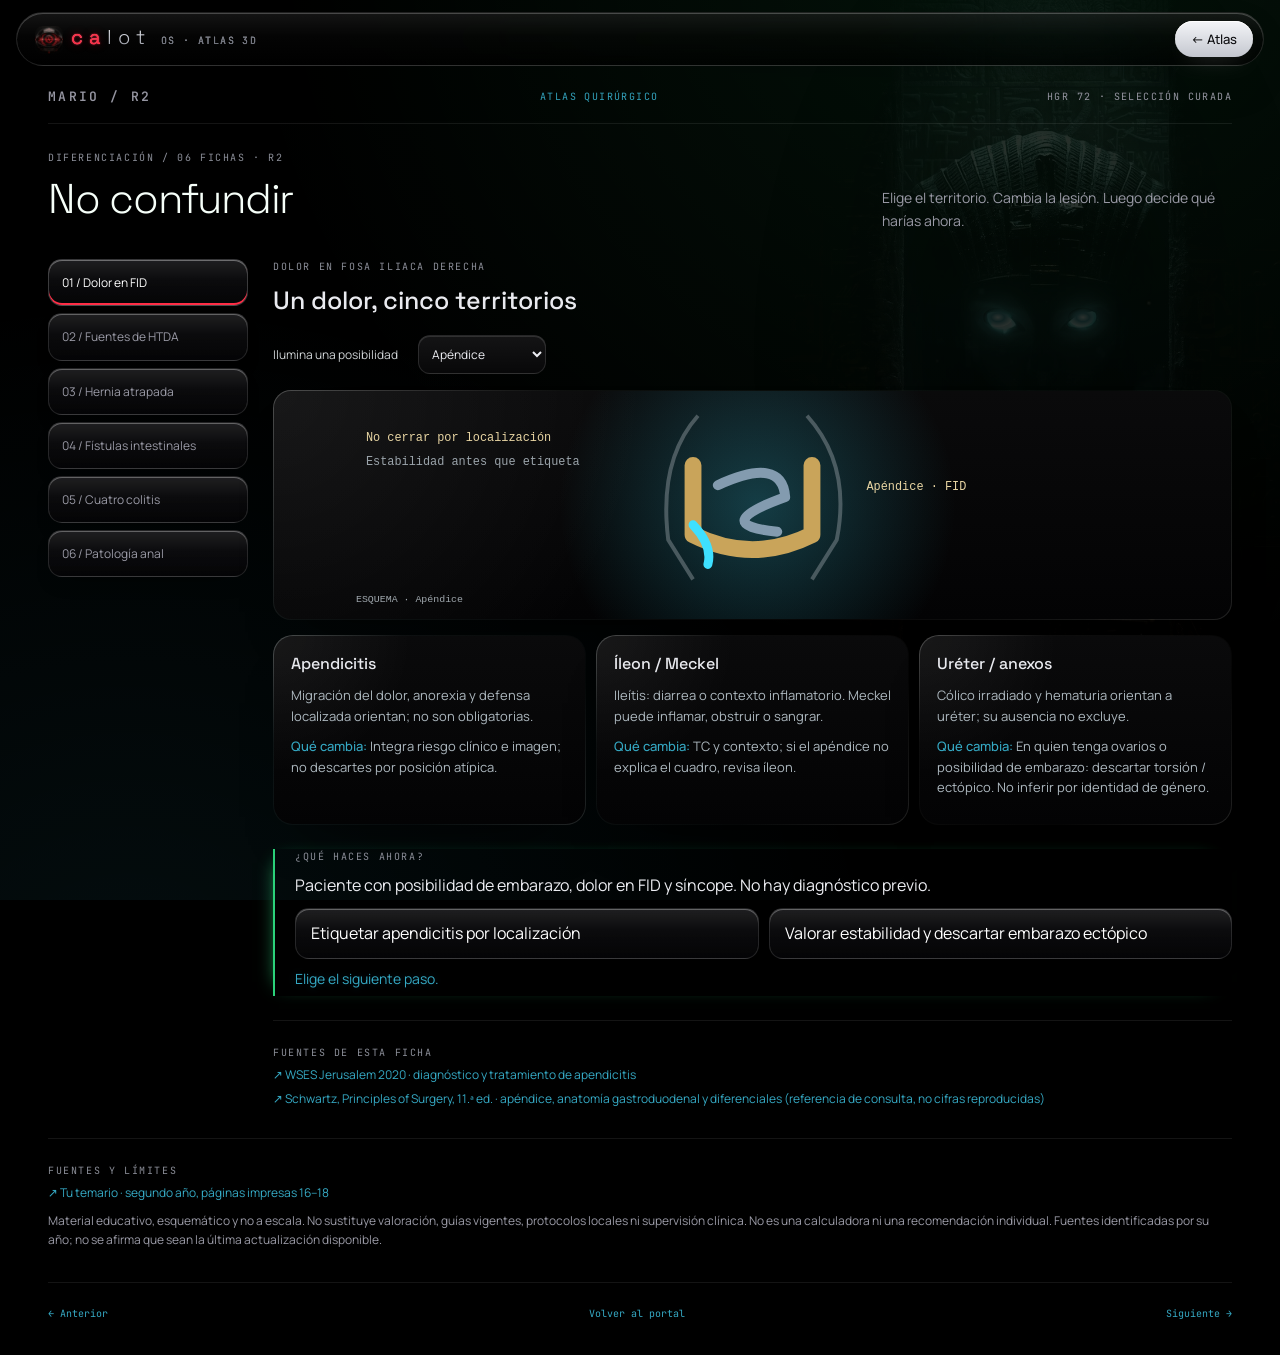
<file: atlas/fichas-diferenciacion.html>
<!doctype html><html lang="es"><head><meta charset="utf-8"><meta name="viewport" content="width=device-width,initial-scale=1"><link rel="icon" href="data:,"><title>No confundir · Mario / Cirugía R2</title><style>@import url('https://fonts.googleapis.com/css2?family=JetBrains+Mono:wght@400;500&family=Manrope:wght@400;500;600;700&family=Space+Grotesk:wght@500;600;700&display=swap');
:root{--bg:#050505;--stone:#0a0c10;--gold:#c9a45a;--light:#e8d5a3;--cyan:#3ee0ff;--ink:#e5e4df;--muted:#9ba4ab;--line:#343127;--red:#ef7169;--green:#8cd8b5;--serif:'Cinzel',Georgia,serif;--sans:'Source Sans 3',Arial,sans-serif;--mono:'JetBrains Mono',monospace}*{box-sizing:border-box}body{margin:0;background:var(--bg);color:var(--ink);font:16px/1.6 var(--sans)}body:before{content:'';position:fixed;inset:0;pointer-events:none;background:radial-gradient(ellipse at 85% 0,#18303920,transparent 50%);z-index:-1}a{color:var(--cyan);text-decoration:none}button,input,select,textarea{font:inherit}button,a,input,select{touch-action:manipulation}button{cursor:pointer}button:focus-visible,a:focus-visible,input:focus-visible,select:focus-visible,textarea:focus-visible{outline:2px solid var(--cyan);outline-offset:4px}button:disabled{opacity:.35;cursor:not-allowed}.wrap{max-width:1440px;margin:auto;padding:0 48px}.top{display:flex;align-items:center;justify-content:space-between;gap:20px;padding:22px 0 18px;border-bottom:1px solid var(--line);font:10px var(--mono);letter-spacing:.14em}.top .brand{font:600 18px var(--serif);letter-spacing:.22em;color:var(--light)}.top span{color:var(--muted)}.eyebrow{text-transform:uppercase;color:var(--gold);font:10px/1.5 var(--mono);letter-spacing:.16em}.intro{display:grid;grid-template-columns:1fr 350px;gap:30px;align-items:end;padding:26px 0}h1{font:500 clamp(27px,3.25vw,46px)/1.16 var(--serif);letter-spacing:-.03em;margin:10px 0}h2{font:500 25px/1.3 var(--serif);color:var(--light);margin:10px 0 18px}h3{font:500 18px/1.4 var(--serif);color:var(--light)}p{margin:9px 0}.dek{color:var(--muted);font-size:14px;line-height:1.7;margin:0}.stage-grid{display:grid;grid-template-columns:minmax(0,1fr) 300px;border:1px solid #6a5836;background:var(--stone);position:relative;box-shadow:0 0 45px #000,inset 0 0 0 5px #050505}.stage-grid:before,.stage-grid:after{content:'𓂀 𓆣 𓏏 𓊖 𓋹';position:absolute;top:0;bottom:0;z-index:4;writing-mode:vertical-rl;font:16px/1.6 Georgia;color:#8e713a66;pointer-events:none;padding:12px 2px;background:linear-gradient(90deg,#101217,#040505);border:1px solid #7a63383d;width:23px;letter-spacing:20px}.stage-grid:before{left:0}.stage-grid:after{right:0}.view{min-width:0;position:relative;background:radial-gradient(ellipse at 50% 50%,#112027 0,#090d12 45%,#030404 80%);margin-left:23px;overflow:hidden}.three{height:520px;position:relative;width:100%}.three canvas{width:100%;height:100%;display:block;touch-action:none}.view-top,.view-bottom{position:absolute;left:22px;right:22px;z-index:3;font:9px var(--mono);letter-spacing:.08em;color:var(--muted);pointer-events:none}.view-top{top:17px}.view-bottom{bottom:17px;display:flex;justify-content:space-between;gap:15px}.awake{color:var(--cyan);text-shadow:0 0 10px #3ee0ff99}.labels{position:absolute;inset:0;pointer-events:none}.label3{position:absolute;font:9px var(--mono);background:#05080cdd;border-left:1px solid currentColor;padding:4px 6px;white-space:nowrap;transform:translate(-50%,-50%);color:var(--cyan)}.controls{padding:24px 40px 20px 22px;border-left:1px solid var(--line);display:flex;flex-direction:column;gap:17px;background:linear-gradient(135deg,#0d1014,#070808)}label{display:block;color:#ced3d5;font-size:12px;margin-bottom:8px}select{width:100%;background:#10151b;color:var(--ink);border:1px solid #4c4738;padding:9px;font-size:12px;border-radius:2px}input[type=range]{width:100%;accent-color:var(--cyan);cursor:pointer}output{font:10px var(--mono);color:var(--cyan)}.status{border-top:1px solid var(--line);padding-top:14px;color:var(--light);font-size:13px;line-height:1.7;margin-top:auto;min-height:90px}.note{color:var(--muted);font-size:11px}.reading{display:grid;grid-template-columns:1fr 1fr;gap:38px;margin:32px 0}.reading article{border-top:1px solid var(--line);padding-top:18px}.reading p{color:#bac2c6;font-size:15px}.key{border-left:2px solid var(--gold);padding-left:23px}.quiz,.panel{border:1px solid var(--line);padding:26px;background:linear-gradient(145deg,#0b0e12,#060707);margin:24px 0}.quiz-options{display:grid;grid-template-columns:1fr 1fr;gap:10px}button,.btn{background:#0d1218;color:var(--ink);border:1px solid #39434a;padding:12px 15px;text-align:left;border-radius:2px;transition:border-color .2s,background .2s}button:hover,.btn:hover{border-color:var(--gold);background:#15191d}.correct{border-color:var(--green)!important;color:var(--green)!important}.wrong{border-color:var(--red)!important;color:var(--red)!important}.feedback{min-height:28px;font-size:14px;color:var(--cyan)}.sources{border-top:1px solid var(--line);padding:24px 0;color:var(--muted);font-size:12px}.sources a{display:block;margin:5px 0}.footer{display:flex;justify-content:space-between;border-top:1px solid var(--line);padding:24px 0 35px;gap:24px;font:10px var(--mono)}.hero{position:relative;min-height:475px;display:grid;grid-template-columns:1.2fr 1fr;align-items:center;gap:30px;overflow:hidden;border-bottom:1px solid #675334}.hero h1{font-size:clamp(42px,5.1vw,72px);max-width:700px;line-height:1.05}.hero em{font-style:normal;color:var(--light)}.hero .dek{max-width:550px}.hero-copy{z-index:3;padding:45px 0 50px}.hero-art{height:475px;position:relative;align-self:stretch;background:linear-gradient(90deg,#050505,transparent 22%,transparent 88%,#050505),url('egypt-ref.jpg') center 38%/cover;filter:saturate(.68)}.hero-art:after{content:'';position:absolute;inset:0;background:linear-gradient(0deg,#050505,transparent 35%,#05050522)}.hero-art:before{content:'𓂀 𓊖 𓋹';position:absolute;inset:16px 12px;border:1px solid #8c713d66;z-index:1;color:#c9a45a66;font:16px Georgia;padding:10px;letter-spacing:10px}.dust{position:absolute;inset:0;pointer-events:none;z-index:2}.dust i{position:absolute;bottom:-10px;background:var(--gold);border-radius:50%;box-shadow:0 0 9px #e8c66c;animation:rise 7s linear infinite}@keyframes rise{from{transform:translateY(0);opacity:0}15%{opacity:.7}to{transform:translateY(-360px) translateX(50px);opacity:0}}.route-label{margin:27px 0 15px;display:flex;justify-content:space-between;gap:15px}.index-grid{display:grid;grid-template-columns:repeat(3,1fr);gap:12px}.station-link{display:block;color:var(--ink);border:1px solid var(--line);padding:22px 24px;background:linear-gradient(135deg,#101318,#060707);position:relative;transition:.2s;min-height:170px}.station-link:before{content:'';position:absolute;left:0;top:20px;height:28px;width:2px;background:var(--gold)}.station-link:hover{transform:translateY(-3px);border-color:var(--gold)}.station-link .num{font:10px var(--mono);color:var(--cyan)}.station-link h3{margin:12px 0 8px}.station-link p{font-size:13px;color:var(--muted)}.resource-grid{display:grid;grid-template-columns:repeat(4,1fr);gap:12px}.resource-grid .station-link{min-height:185px}.pill{display:inline-block;font:9px var(--mono);color:var(--cyan);border:1px solid #255463;padding:5px 8px;margin:16px 10px 0 0}.ficha-layout{display:grid;grid-template-columns:200px minmax(0,1fr);gap:25px}.ficha-nav{display:flex;flex-direction:column;gap:7px}.ficha-nav button{font-size:12px;color:var(--muted);padding:13px}.ficha-nav button.active,.tabs button.active{color:var(--cyan);border-color:var(--cyan);background:#0c2029}.comparators{display:grid;grid-template-columns:repeat(3,1fr);gap:10px}.compare{border:1px solid var(--line);padding:17px;background:#0c1015}.compare h3{font-size:16px;margin:0 0 10px}.compare p{font-size:13px;color:#adb8bf}.compare strong{color:var(--cyan);font-weight:500}.compare.active{border-color:var(--cyan)}.ficha-visual{height:230px;border:1px solid #45402e;background:radial-gradient(ellipse,#101e26,#030505);margin:15px 0}.ficha-visual svg{width:100%;height:100%}.inline-controls{display:flex;gap:20px;align-items:center;flex-wrap:wrap;margin:16px 0}.inline-controls label{margin:0}.inline-controls select{width:auto;max-width:100%}.inline-controls input{width:220px}.ficha-case{border-left:2px solid var(--gold);padding-left:20px;margin:24px 0}.answer{padding:14px;background:#0c1c22;color:var(--cyan);margin-top:14px}.tabs{display:flex;gap:10px;flex-wrap:wrap;margin:16px 0 22px}.progress{display:flex;gap:9px;margin:16px 0}.progress span{height:3px;background:#293139;flex:1}.progress span.done{background:var(--cyan);box-shadow:0 0 10px #3ee0ff55}.case-layout{display:grid;grid-template-columns:260px 1fr;gap:30px}.case-side{border-right:1px solid var(--line);padding-right:26px}.case-side h2{font-size:22px}.case-side p{color:var(--muted);font-size:14px}.case-stage{font:70px var(--serif);color:#c9a45a66;line-height:1.2}.case-main{min-width:0}.case-main .quiz{margin-top:10px}.case-main .case-story{font-size:18px;line-height:1.7;color:#cbd1d4}textarea{display:block;width:100%;min-height:150px;background:#070b0f;color:var(--ink);border:1px solid #454b50;padding:16px;margin:15px 0;resize:vertical}.tree-shell{display:grid;grid-template-columns:280px 1fr;gap:25px}.tree-path{border-left:1px solid var(--gold);padding-left:20px}.tree-path div{font-size:13px;padding:12px 0;border-bottom:1px solid var(--line);color:var(--muted)}.tree-path div:last-child{color:var(--cyan)}.tree-main{min-height:340px}.tree-choices{display:grid;gap:12px}.tree-choices button{padding:17px}.tree-why{margin:20px 0;padding:17px;border-left:2px solid var(--cyan);background:#0c171c}.tree-why p{font-size:14px}.monitor{height:340px;position:relative;background:radial-gradient(ellipse,#0d1a22,#030505);border:1px solid #5a4e34}.monitor canvas{width:100%;height:100%}.night-grid{display:grid;grid-template-columns:1fr 330px;gap:25px}.night-clock{font:36px var(--mono);color:var(--cyan);margin:14px 0}.night-actions{display:flex;gap:10px;flex-wrap:wrap}.night-actions button{font-size:12px}.timeline-tags{display:flex;justify-content:space-between;font:9px var(--mono);color:var(--muted)}.timeline-tags span{max-width:100px}.hidden,[hidden]{display:none!important}.long-note{max-width:950px;color:var(--muted)}@media(max-width:960px){.wrap{padding:0 22px}.intro{grid-template-columns:1fr}.stage-grid{grid-template-columns:minmax(0,1fr) 260px}.controls{padding-left:15px;padding-right:35px}.resource-grid{grid-template-columns:1fr 1fr}.comparators{grid-template-columns:1fr 1fr}.hero h1{font-size:48px}.night-grid{grid-template-columns:1fr}.hero-art{height:480px}}@media(max-width:700px){.wrap{padding:0 17px}.top{font-size:8px}.top span{display:none}.top .brand{font-size:15px}.intro{padding:23px 0;gap:15px}.stage-grid{grid-template-columns:1fr}.three{height:460px}.view{margin-right:23px}.controls{margin:0 23px;border-left:0;border-top:1px solid var(--line);padding:22px}.stage-grid:after{height:460px;bottom:auto}.stage-grid:before{height:460px;bottom:auto}.reading,.case-layout,.tree-shell,.ficha-layout{grid-template-columns:1fr}.reading{gap:20px}.index-grid{grid-template-columns:1fr 1fr}.hero{display:block}.hero-copy{padding:35px 0;max-width:82%}.hero-art{position:absolute;right:-70px;top:0;width:65%;height:100%;opacity:.35}.hero h1{font-size:44px}.ficha-nav{display:grid;grid-template-columns:1fr 1fr}.comparators{grid-template-columns:1fr}.quiz-options{grid-template-columns:1fr}.case-side{border-right:0;border-bottom:1px solid var(--line);padding-bottom:20px}.case-stage{font-size:40px}.tree-path{display:flex;gap:15px;overflow:auto}.tree-path div{min-width:120px}.quiz,.panel{padding:20px}.footer{font-size:9px;gap:10px}.label3{font-size:8px}.night-grid{gap:12px}.view-top{font-size:8px}}@media(max-width:420px){.index-grid,.resource-grid{grid-template-columns:1fr}.three{height:420px}.stage-grid:before,.stage-grid:after{height:420px}.hero-copy{max-width:95%}.hero h1{font-size:38px}}@media(prefers-reduced-motion:reduce){*{animation:none!important;transition:none!important}}

/* Carved vector inlay: no platform-dependent hieroglyph glyphs. */
.stage-grid:before,.stage-grid:after{content:"";background-color:#090b0e;background-image:url("data:image/svg+xml,%3Csvg%20xmlns%3D%22http%3A%2F%2Fwww.w3.org%2F2000%2Fsvg%22%20width%3D%2223%22%20height%3D%22142%22%20viewBox%3D%220%200%2023%20142%22%3E%3Cg%20fill%3D%22none%22%20stroke%3D%22%23ad8b48%22%20stroke-opacity%3D%22.48%22%20stroke-width%3D%22.7%22%3E%3Cpath%20d%3D%22M3%202h17v136H3zM5%2036h13M5%2070h13M5%20105h13M5%20138h13%22%2F%3E%3Cpath%20d%3D%22M6%2015q5-7%2011%200-6%205-11%200m5-3v6m-5-2%204%206%205-2M9%2029h6%22%2F%3E%3Cpath%20d%3D%22M11%2044v19m-5-12h11m-6-8c-6%200-6%208%200%208s6-8%200-8M7%2065h8%22%2F%3E%3Cpath%20d%3D%22M7%2079q5-6%209%200v12q-5%207-9%200zm4-4v22m-5-13h12m-12%206h12M8%2099h7%22%2F%3E%3Cpath%20d%3D%22M6%20116l5-7%206%207-6%2010zm0%2013h11m-8-4v4m5-4v4%22%2F%3E%3C%2Fg%3E%3C%2Fsvg%3E");background-repeat:repeat-y;background-position:center top;letter-spacing:0;padding:0}.hero-art:before{content:"";background:linear-gradient(90deg,#c9a45a12,transparent 5%,transparent 95%,#c9a45a12)}
</style><link rel="stylesheet" href="nous-skin.css"></head><body><div class="wrap"><header><nav class="top"><a class="brand" href="index.html">MARIO / R2</a><a href="index.html">ATLAS QUIRÚRGICO</a><span>HGR 72 · SELECCIÓN CURADA</span></nav><div class="intro"><div><div class="eyebrow">DIFERENCIACIÓN / 06 FICHAS · R2</div><h1>No confundir</h1></div><p class="dek">Elige el territorio. Cambia la lesión. Luego decide qué harías ahora.</p></div></header><main><section class="ficha-layout"><nav class="ficha-nav" aria-label="Temas de las fichas"><button data-ficha="0">01 / Dolor en FID</button><button data-ficha="1">02 / Fuentes de HTDA</button><button data-ficha="2">03 / Hernia atrapada</button><button data-ficha="3">04 / Fístulas intestinales</button><button data-ficha="4">05 / Cuatro colitis</button><button data-ficha="5">06 / Patología anal</button></nav><div class="ficha-main"><div class="eyebrow" id="ficha-hook"></div><h2 id="ficha-title"></h2><div class="inline-controls"><label for="mode">Ilumina una posibilidad</label><select id="mode"></select></div><div class="ficha-visual" id="ficha-diagram"></div><div class="comparators" id="comparators"></div><section class="ficha-case"><div class="eyebrow">¿Qué haces ahora?</div><p id="ficha-case"></p><div class="quiz-options" id="ficha-choices"></div><p id="ficha-feedback" class="feedback" aria-live="polite"></p></section><section class="sources"><div class="eyebrow">Fuentes de esta ficha</div><div id="ficha-sources"></div></section></div></section><section class="sources"><div class="eyebrow">Fuentes y límites</div><a href="temario-cirugia.pdf">↗ Tu temario · segundo año, páginas impresas 16–18</a><p>Material educativo, esquemático y no a escala. No sustituye valoración, guías vigentes, protocolos locales ni supervisión clínica. No es una calculadora ni una recomendación individual. Fuentes identificadas por su año; no se afirma que sean la última actualización disponible.</p></section><nav class="footer"><a href="06-erge-union.html">← Anterior</a><a href="index.html">Volver al portal</a><a href="casos-seriados.html">Siguiente →</a></nav></main><script>const PAGE="fichas";const SOURCES={"appendix": ["WSES Jerusalem 2020 · diagnóstico y tratamiento de apendicitis", "https://pmc.ncbi.nlm.nih.gov/articles/PMC7386163/"], "anatomy": ["Schwartz, Principles of Surgery, 11.ª ed. · apéndice, anatomía gastroduodenal y diferenciales (referencia de consulta, no cifras reproducidas)", "https://accesssurgery.mhmedical.com/book.aspx?bookID=2576"], "diverticulitis": ["WSES 2020 · diverticulitis: Hinchey, abscesos y selección de cirugía", "https://wjes.biomedcentral.com/articles/10.1186/s13017-020-00313-4"], "parks": ["Parks, Gordon y Hardcastle · A classification of fistula-in-ano, Br J Surg 1976", "https://pubmed.ncbi.nlm.nih.gov/1267867/"], "parksmap": ["SNFCP · clasificación de Parks y relaciones con el suelo pélvico", "https://www.snfcp.org/questionnaires-outils/maladies-inflammatoires/fistules-anales-classification-de-parks/"], "ischemia": ["WSES 2022 · isquemia mesentérica aguda: diagnóstico y mecanismos", "https://wjes.biomedcentral.com/articles/10.1186/s13017-022-00443-x"], "esge": ["ESGE 2021 · HTDA no variceal: Forrest, hemostasia y tiempos tras reanimación (PDF)", "https://www.esge.com/assets/downloads/pdfs/guidelines/2021_a_1369_5274.pdf"], "bleed": ["BMJ Medicine 2022 · Update on the management of upper gastrointestinal bleeding", "https://pmc.ncbi.nlm.nih.gov/articles/PMC9951461/"], "baveno": ["Baveno VII · hemorragia variceal: sospecha, reanimación y endoscopia", "https://pmc.ncbi.nlm.nih.gov/articles/PMC11090185/"], "gerd": ["ACG 2022 · diagnóstico y manejo de ERGE", "https://pmc.ncbi.nlm.nih.gov/articles/PMC8754510/"], "hiatal": ["Hiatal and Paraesophageal Hernias · anatomía y tipos I–IV", "https://www.cghjournal.org/article/S1542-3565(18)30003-X/fulltext"], "hernia": ["WSES 2017 · hernia complicada y sospecha de estrangulación", "https://pmc.ncbi.nlm.nih.gov/articles/PMC5545868/"], "openabdomen": ["WSES 2018 · abdomen abierto: prevención y manejo de fístula enteroatmosférica", "https://doi.org/10.1186/s13017-018-0167-4"], "ibd": ["The Diagnosis and Treatment of Crohn’s Disease and Ulcerative Colitis · patrones diferenciales", "https://pmc.ncbi.nlm.nih.gov/articles/PMC2695363/"], "cdiff": ["CDC · Clinical Testing and Diagnosis for C. diff Infection", "https://www.cdc.gov/c-diff/hcp/diagnosis-testing/"], "ameba": ["CDC DPDx · Amebiasis: infección luminal e invasiva", "https://www.cdc.gov/dpdx/amebiasis/"], "steroids": ["PLOS · Fulminant Amebic Colitis after Corticosteroid Therapy, revisión sistemática", "https://journals.plos.org/plosntds/article?id=10.1371/journal.pntd.0004879"], "anorectal": ["ASCRS 2022 · absceso anorrectal y fístula", "https://www.ascrsu.com/ascrs/view/ASCRS-Evidence-Based-Guidelines-and-Expert-Consensus/3982014/all/Management_of_Anorectal_Abscess__Fistula_in_Ano__and_Rectovaginal_Fistula__2022_"], "fissure": ["ASCRS 2023 · fisura anal", "https://www.ascrsu.com/ascrs/view/ASCRS-Evidence-Based-Guidelines-and-Expert-Consensus/3982013/1/Management_of_Anal_Fissures__2023_"], "hemorrhoids": ["ASCRS 2024 · enfermedad hemorroidal", "https://www.ascrsu.com/ascrs/view/ASCRS-Evidence-Based-Guidelines-and-Expert-Consensus/3982022/all/Management%20of%20Hemorrhoids%20(2024)"]}; function sourceLinks(keys){return keys.map(k=>`<a href="${SOURCES[k][1]}" target="_blank" rel="noopener">↗ ${SOURCES[k][0]}</a>`).join('');}const $=id=>document.getElementById(id);window.__ready=false;
const FICHAS=[
{title:'Un dolor, cinco territorios',hook:'Dolor en fosa iliaca derecha',columns:[['Apendicitis','Migración del dolor, anorexia y defensa localizada orientan; no son obligatorias.','Integra riesgo clínico e imagen; no descartes por posición atípica.'],['Íleon / Meckel','Ileítis: diarrea o contexto inflamatorio. Meckel puede inflamar, obstruir o sangrar.','TC y contexto; si el apéndice no explica el cuadro, revisa íleon.'],['Uréter / anexos','Cólico irradiado y hematuria orientan a uréter; su ausencia no excluye.','En quien tenga ovarios o posibilidad de embarazo: descartar torsión / ectópico. No inferir por identidad de género.']],modes:['Apéndice','Íleon / Meckel','Uréter','Anexos si aplica'],case:'Paciente con posibilidad de embarazo, dolor en FID y síncope. No hay diagnóstico previo.',choices:['Etiquetar apendicitis por localización','Valorar estabilidad y descartar embarazo ectópico'],answer:1,explain:'Reanimación y evaluación urgente si hay inestabilidad. Prueba de embarazo e imagen apropiada; una torsión también requiere valoración urgente. El diferencial ginecológico aplica a la anatomía y posibilidad de embarazo de la persona.',source:['appendix','anatomy']},
{title:'La sangre no dice de dónde',hook:'HTDA · cuatro fuentes',columns:[['Úlcera péptica','Cráter con estigmas de Forrest; AINE / H. pylori son pistas.','La hemostasia depende del estigma; después hay que tratar la causa.'],['Várices','Colaterales por hipertensión portal; pueden sangrar de forma masiva.','Si se sospecha: vasoactivo y antibiótico tempranos, endoscopia tras reanimación; no esperar confirmación para todo.'],['Mallory-Weiss / Dieulafoy','Mallory-Weiss: desgarro tras arcadas. Dieulafoy: vaso de calibre persistente en defecto mucoso pequeño.','Ausencia de gran úlcera no significa sangrado menor. La endoscopia localiza la fuente.']],modes:['Úlcera','Várices','Mallory-Weiss','Dieulafoy'],case:'Hematemesis activa en una persona con cirrosis. El equipo prepara endoscopia.',choices:['Esperar endoscopia para toda terapia específica','Reanimar e iniciar manejo de probable sangrado variceal en paralelo'],answer:1,explain:'Sospecha variceal: resucitación, vasoactivo y profilaxis antibiótica según protocolo, con endoscopia dentro de 12 h tras reanimación; si inestable, tan pronto como sea seguro. No se utiliza el plazo de 24 h de no variceal como excusa para esperar.',source:['bleed','baveno','esge']},
{title:'Atrapado no es lo mismo que muerto',hook:'Pared · incarceración frente a estrangulación',columns:[['Incarcerada','Contenido irreductible; puede obstruir sin isquemia establecida.','Valoración urgente. No asumir que el asa es viable porque la piel aún es normal.'],['Estrangulada','Compromiso vascular del contenido; dolor persistente, toxicidad, peritonismo o imagen amenazante.','Sospecha de estrangulación = reparación urgente y evaluación de viabilidad. No reducción forzada.']],modes:['Atrapamiento sin isquemia demostrada','Compromiso vascular'],case:'Hernia dolorosa irreductible, deterioro sistémico y signos peritoneales.',choices:['Intentar reducción manual forzada para ganar tiempo','Cirugía urgente y reanimación paralela'],answer:1,explain:'La sospecha de estrangulación exige intervención urgente. Reducir un asa necrótica a la cavidad puede ocultar el problema. No esperar una cifra de lactato para decidir.',source:['hernia']},
{title:'Cuando el intestino busca salida',hook:'Intestino delgado · fístulas intestinales',columns:[['Enterocutánea','Conexión del intestino con piel a través de un trayecto.','Controlar sepsis, pérdidas, nutrición y definir anatomía. El cierre depende de múltiples factores.'],['Enteroatmosférica','Asa expuesta en abdomen abierto que vierte directamente a la herida, sin trayecto cubierto.','Aislar efluente y proteger intestino / herida. Cierre espontáneo muy improbable; reconstrucción diferida individualizada.']],modes:['Enterocutánea · trayecto','Enteroatmosférica · exposición'],case:'En un abdomen abierto ves mucosa intestinal que vierte a la herida.',choices:['Aislar efluente, proteger asas y optimizar sepsis / nutrición','Aplicar espuma de presión negativa directamente al orificio y al intestino'],answer:0,explain:'En EAF es esencial separar el efluente del resto de la herida. La presión negativa puede ayudar con una interfaz protectora y técnica especializada; no se aplica directamente sobre vísceras desnudas.',source:['openabdomen']},
{title:'No toda colitis es inflamatoria',hook:'Colon · Crohn, CU, C. difficile y amebiasis',columns:[['Crohn / CU','Crohn: segmentaria y transmural; fístulas / estenosis. CU: continua desde recto y predominantemente mucosa.','Son patrones típicos, no una prueba diagnóstica. Infección y tratamiento previo pueden alterar el aspecto.'],['C. difficile','Diarrea tras antibióticos / contacto sanitario orienta, pero no es requisito.','Interpretar prueba con síntomas: PCR positiva aislada puede representar colonización.'],['Amebiasis','Disentería o colitis que imita EII. Entamoeba histolytica invade mucosa.','Pruebas específicas: microscopía sola no distingue de E. dispar. Considerar antes de inmunosupresión en riesgo epidemiológico.']],modes:['Crohn · discontinuo','CU · continuo desde recto','C. difficile · patrón ilustrativo','Amebiasis · úlceras ilustrativas'],case:'Colitis con sangre, sin diagnóstico confirmado y exposición epidemiológica compatible con amebiasis.',choices:['Dar corticoide solo por “parecer CU”','Buscar infección y valorar gravedad antes de inmunosuprimir'],answer:1,explain:'La amebiasis puede parecer EII y empeorar de forma fulminante con corticoides. Buscar E. histolytica y otras infecciones según contexto. Peritonitis / toxicidad obligan a evaluación urgente.',source:['ibd','cdiff','ameba','steroids']},
{title:'Cuatro lesiones, otra urgencia',hook:'Recto y ano · dolor y sangrado',columns:[['Absceso / fístula','Absceso: dolor constante y colección, a veces profunda sin bulto visible. Fístula: orificio con drenaje recurrente.','Absceso agudo: drenaje oportuno. Antibiótico no reemplaza control de fuente. Fístula: mapear y proteger esfínter.'],['Fisura','Dolor cortante con defecación y sangrado rojo escaso; la inspección suele orientar.','Localización atípica o múltiples fisuras requieren buscar causas secundarias. Evitar exploración traumática.'],['Hemorroides','Internas: sangrado habitualmente indoloro / prolapso. Externa trombosada: bulto doloroso.','No atribuir todo sangrado rectal a hemorroides sin evaluación apropiada.']],modes:['Absceso','Fístula','Fisura','Hemorroides'],case:'Dolor anal continuo, fiebre y tumefacción sensible. No duele solo al evacuar.',choices:['Tratar como fisura por dolor anal','Buscar absceso y valorar drenaje urgente'],answer:1,explain:'Dolor continuo y colección orientan a absceso, pero uno profundo puede no dar tumefacción. Valorar extensión, sepsis y necesidad de imagen en escenarios seleccionados.',source:['anorectal','fissure','hemorrhoids']}
];
function svgFrame(body,caption){return `<svg viewBox="0 0 850 230" role="img" aria-label="${caption}"><defs><radialGradient id="glow"><stop stop-color="#3ee0ff" stop-opacity=".25"/><stop offset="1" stop-color="#3ee0ff" stop-opacity="0"/></radialGradient><linearGradient id="tissue"><stop stop-color="#c9a45a" stop-opacity=".35"/><stop offset="1" stop-color="#839baf" stop-opacity=".13"/></linearGradient></defs><circle cx="430" cy="115" r="200" fill="url(#glow)"/>${body}<text x="25" y="213" fill="#a0a8ae" font-family="monospace" font-size="10">ESQUEMA · ${caption}</text></svg>`;}
const txt=(x,y,t,c='#e8d5a3')=>`<text x="${x}" y="${y}" fill="${c}" font-family="monospace" font-size="12">${t}</text>`;
const line=(d,c='#c9a45a',w=4)=>`<path d="${d}" fill="none" stroke="${c}" stroke-width="${w}" stroke-linecap="round" stroke-linejoin="round"/>`;
const dot=(x,y,r=10,c='#3ee0ff')=>`<circle cx="${x}" cy="${y}" r="${r}" fill="${c}" fill-opacity=".65"/>`;
let fi=0,fm=0;
function fichaDiagram(){let b='',c='#3ee0ff';switch(fi){case 0:b=`<path d="M370 25 Q330 70 340 150 L365 190 M480 25 Q525 75 510 150 L485 190" fill="none" stroke="#b9c0c6" stroke-opacity=".35" stroke-width="4"/>`+line('M365 75 L365 145 Q425 175 485 145 L485 75','#c9a45a',17)+line('M390 95 Q455 65 458 107 Q380 135 450 142','#839baf',10);if(fm===0)b+=line('M365 135 Q385 156 380 175',c,9)+txt(540,100,'Apéndice · FID');if(fm===1)b+=line('M405 100 Q445 115 410 135',c,10)+line('M410 120 L440 152',c,6)+txt(540,100,'Íleon / divertículo de Meckel');if(fm===2)b+=line('M355 48 Q388 83 400 163',c,4)+dot(386,104,5,'#e8d5a3')+txt(540,100,'Uréter · cálculo ilustrativo');if(fm===3)b+=line('M400 155 Q425 175 450 155',c,8)+dot(390,156,12)+dot(460,156,12)+txt(540,100,'Anexos · si aplica');b+=txt(35,50,'No cerrar por localización')+txt(35,75,'Estabilidad antes que etiqueta','#9ba4ab');break;
case 1:b=`<path d="M370 20 L370 72 Q330 60 320 105 Q300 176 380 180 Q443 180 453 115 L470 110" fill="url(#tissue)" stroke="#c9a45a" stroke-width="2"/>`;if(fm===0)b+=`<ellipse cx="403" cy="140" rx="20" ry="13" fill="#693c44" stroke="${c}"/>`+txt(520,110,'Cráter + estigma');if(fm===1){for(let x of [359,370,381])b+=line(`M${x} 25 Q${x-10} 40 ${x} 52 Q${x+8} 65 ${x} 78`,c,5);b+=txt(520,110,'Columnas venosas');}if(fm===2)b+=line('M374 68 L385 95',c,5)+txt(520,110,'Desgarro en unión');if(fm===3)b+=dot(385,110,4)+line('M385 113 Q420 100 421 78',c,4)+txt(520,110,'Vaso grande, defecto pequeño');b+=txt(35,50,'Prioridad común: perfusión')+txt(35,75,'Endoscopia localiza la fuente','#9ba4ab');break;
case 2:b=`<path d="M210 75 L380 75 M480 75 L660 75 M210 95 L380 95 M480 95 L660 95" stroke="#c9a45a" stroke-width="4"/>`+line('M365 40 Q390 70 395 110 Q400 175 435 175 Q475 170 468 110 L480 40',fm?'#8f5277':'#c7b391',25)+line('M385 80 L410 125 M473 80 L450 125',fm?'#ef7169':c,4)+txt(540,143,fm?'Perfusión comprometida':'Irreductible ≠ isquémica')+txt(35,45,'Cuello herniario');if(fm)b+=line('M386 72 L415 98 M415 72 L386 98','#ef7169',5);break;
case 3:b=line('M170 65 L680 65','#c9a45a',15)+line('M170 100 L680 100','#839baf',20)+line('M270 165 Q375 115 480 165 Q530 190 585 145','#be9a85',22);if(fm===0)b+=line('M430 150 Q418 100 420 55',c,8)+txt(515,40,'Trayecto cubierto');else b+=`<rect x="367" y="45" width="105" height="70" fill="#030505" stroke="#c9a45a" stroke-dasharray="4 5"/><ellipse cx="420" cy="117" rx="25" ry="10" fill="${c}"/>`+line('M420 115 L420 65',c,11)+txt(490,40,'Asa expuesta · sin trayecto');b+=txt(35,195,'Aislar efluente · controlar sepsis · nutrición');break;
case 4:b=line('M350 165 L350 55 Q350 38 370 38 L485 38 Q505 38 505 58 L505 165 Q505 183 465 183 L435 195','#9eaeae',18);if(fm===0){b+=line('M352 65 L352 105',c,20)+line('M398 38 L438 38',c,20)+line('M505 100 L505 135',c,20)+txt(550,90,'Saltos · transmural');}if(fm===1)b+=line('M435 195 L465 183 Q505 183 505 165 L505 85',c,21)+txt(550,90,'Continuidad desde recto');if(fm===2){for(let i=0;i<9;i++)b+=dot(355+i*18,42,5,'#e8d5a3');b+=txt(550,90,'Placas ilustrativas, no universales');}if(fm===3){for(let i=0;i<5;i++)b+=dot(i%2?505:350,65+i*22,7,c);b+=txt(550,90,'Úlceras · no diagnostica el patrón');}b+=txt(35,50,'Distribución no basta')+txt(35,75,'Biopsia + microbiología','#9ba4ab');break;
case 5:b=`<path d="M360 25 L360 140 Q405 175 450 140 L450 25" fill="url(#tissue)" stroke="#c9a45a" stroke-width="3"/>`+line('M385 25 L385 128 Q405 147 425 128 L425 25','#8b9ca6',13);if(fm===0)b+=dot(475,126,23,'#dfcf7e')+txt(530,100,'Colección · dolor continuo');if(fm===1)b+=line('M424 100 Q470 120 495 167',c,6)+txt(530,100,'Trayecto · drenaje recurrente');if(fm===2)b+=line('M400 127 L400 160',c,5)+txt(530,100,'Desgarro · dolor al evacuar');if(fm===3)b+=dot(388,108,13,c)+dot(422,110,13,c)+txt(530,100,'Cojinetes vasculares');b+=txt(35,50,'Mira la lesión')+txt(35,75,'No toda proctalgia es fisura','#9ba4ab');break;
}return svgFrame(b,FICHAS[fi].modes[fm]);}
function fichas(){let f=FICHAS[fi];$('ficha-title').textContent=f.title;$('ficha-hook').textContent=f.hook;$('comparators').innerHTML=f.columns.map((x,i)=>`<article class="compare"><h3>${x[0]}</h3><p>${x[1]}</p><p><strong>Qué cambia:</strong> ${x[2]}</p></article>`).join('');$('mode').innerHTML=f.modes.map((t,i)=>`<option value="${i}">${t}</option>`).join('');$('mode').value=fm;$('ficha-diagram').innerHTML=fichaDiagram();$('ficha-case').textContent=f.case;$('ficha-choices').innerHTML=f.choices.map((x,i)=>`<button data-ficha-answer="${i}">${x}</button>`).join('');$('ficha-feedback').textContent='Elige el siguiente paso.';$('ficha-sources').innerHTML=sourceLinks(f.source);document.querySelectorAll('[data-ficha]').forEach(b=>b.classList.toggle('active',+b.dataset.ficha===fi));document.querySelectorAll('[data-ficha-answer]').forEach(b=>b.onclick=()=>{let ok=+b.dataset.fichaAnswer===f.answer;b.classList.add(ok?'correct':'wrong');$('ficha-feedback').textContent=(ok?'Correcto. ':'Revisa. ')+f.explain;});window.__ficha=fi;window.__ready=true;}
const CASE=[
{label:'El primer mapa',stage:'01',story:'Paciente con dolor en fosa iliaca izquierda y fiebre. Tras evaluación inicial está estable, sin peritonitis generalizada. La sospecha es diverticulitis complicada.',q:'¿Qué estudio caracteriza la extensión y puede cambiar la conducta?',options:['Colonoscopia urgente en la fase aguda','TC abdominopélvica con contraste según contexto','Radiografía simple para excluir todo absceso','Operar por el dolor en FII sin más evaluación'],answer:1,why:'WSES recomienda TC contrastada como estudio de elección para diagnóstico y estadificación. US por operador experto puede ser inicial; la sospecha de complicación requiere definir la anatomía. No se hace colonoscopia aguda para medir un absceso.'},
{label:'Lo que estaba contenido',stage:'02',story:'La TC muestra diverticulitis sigmoidea con una colección pélvica distante y grande, considerada drenable por radiología intervencionista. Sigue estable y sin peritonitis difusa.',q:'¿Qué combinación es la más adecuada en este escenario?',options:['Solo observación, porque no hay peritonitis','Antibióticos + drenaje percutáneo si es factible','Hartmann obligatorio por llamarse Hinchey II','Solo drenaje sin antimicrobianos'],answer:1,why:'Hinchey II es un absceso distante. En colecciones grandes, WSES sugiere drenaje percutáneo y antibióticos. La guía usa aproximadamente 4–5 cm como límite razonable, no una ley universal. Si no se puede drenar, antibióticos y vigilancia muy estrecha en seleccionados; deterioro exige control quirúrgico.'},
{label:'La contención falla',stage:'03',story:'Pese al manejo inicial y reevaluaciones, aparece abdomen con rigidez difusa, hipoperfusión y deterioro. Este es un giro construido para aprender: no la evolución esperada de todos los abscesos.',q:'¿Cuál es la prioridad ahora?',options:['Esperar el cultivo antes de cambiar conducta','Reanimación y antibióticos en paralelo con control quirúrgico urgente de fuente','Repetir colonoscopia para ver el orificio','Aumentar analgesia y diferir hasta el turno de día'],answer:1,why:'La peritonitis generalizada con deterioro no se resuelve esperando al drenaje. Resucitación, antimicrobianos y cirugía urgente se coordinan; una imagen no debe retrasar una indicación clínica clara de control de fuente.'},
{label:'Una resección, dos salidas',stage:'04',story:'En quirófano hay pus generalizado sin heces macroscópicas: Hinchey III. La persona permanece críticamente enferma e inestable pese a reanimación.',q:'Dentro de estas opciones, ¿cuál encaja mejor con WSES?',options:['Anastomosis primaria obligatoria para todo Hinchey III','Lavado laparoscópico como primera línea universal','Hartmann como opción recomendada en paciente crítico; individualizar estrategia','Drenaje percutáneo del pus libre'],answer:2,why:'WSES recomienda Hartmann en peritonitis difusa con enfermedad crítica o comorbilidad importante seleccionada. No es una regla por el número de Hinchey. El lavado no es primera línea universal; control de daños puede considerarse en inestabilidad extrema según equipo.'},
{label:'Cambia la fisiología, cambia la decisión',stage:'05',story:'Contrafactual: mismo hallazgo purulento, pero persona estable, inmunocompetente, sin comorbilidad relevante y con condiciones técnicas favorables. No es que la persona inestable se haya curado por avanzar el reactivo.',q:'¿Qué estrategia puede plantearse?',options:['Resección con anastomosis primaria, con o sin derivación, individualizando','Hartmann obligatorio para todas las personas','Ningún control de fuente porque la presión es normal','Solo antibiótico aunque haya peritonitis difusa'],answer:0,why:'En pacientes clínicamente estables sin comorbilidades, WSES sugiere resección y anastomosis, con o sin estoma protector. Perfusión, contaminación, tejidos, experiencia y preferencias informadas importan. No hay algoritmo que elimine el juicio quirúrgico.'}
];let ci=0,solved=false;
function serial(){let q=CASE[ci];$('case-stage').textContent=q.stage;$('case-label').textContent=q.label;$('case-story').textContent=q.story;$('case-question').textContent=q.q;$('case-options').innerHTML=q.options.map((o,i)=>`<button data-case-answer="${i}">${String.fromCharCode(65+i)}. ${o}</button>`).join('');$('case-feedback').textContent='Responde para abrir el siguiente hallazgo.';$('next-case').disabled=true;solved=false;$('progress').innerHTML=CASE.map((_,i)=>`<span class="${i<ci?'done':''}"></span>`).join('');$('case-counter').textContent=`REACTIVO ${ci+1} / 5`;document.querySelectorAll('[data-case-answer]').forEach(b=>b.onclick=()=>{let ok=+b.dataset.caseAnswer===q.answer;b.classList.add(ok?'correct':'wrong');$('case-feedback').textContent=(ok?'Correcto. ':'No todavía. ')+q.why;if(ok){solved=true;$('next-case').disabled=false;$('progress').children[ci].classList.add('done');}});window.__case=ci;window.__ready=true;}
const TREES={fid:{label:'Dolor en FID de madrugada',start:'start',nodes:{
start:{q:'Primero: ¿hay inestabilidad o signos de peritonitis?',why:'La amenaza fisiológica determina la prioridad. La localización no sustituye ABC, reanimación ni valoración quirúrgica.',trap:'Pedir un score y esperar su resultado antes de reconocer choque.',choices:[['Sí · amenaza inmediata','unstable'],['No · estable, sin peritonitis','stable']]},
unstable:{q:'Reanimación y valoración quirúrgica urgente en paralelo.',why:'No retrasar control de fuente en peritonitis clara por estudios que no cambiarán la urgencia. Si hay posibilidad de embarazo, ectópico roto entra de inmediato en el diferencial.',trap:'Mandar a TC sin asegurar traslado y estabilidad.',choices:[['Ver el diferencial tiempo-dependiente','danger']]},
danger:{q:'Buscar fuente: perforación, isquemia, ectópico roto si aplica. Coordinar cirugía / ginecología según anatomía y sospecha.',why:'La respuesta a la reanimación, exploración e imagen al pie de cama cuando útil guían. Esto no prescribe una única incisión ni reemplaza al equipo de guardia.',trap:'Asumir apendicitis por estar en FID.',choices:[]},
stable:{q:'¿Hay posibilidad de embarazo o un diagnóstico anexial pertinente?',why:'Historia, anatomía, prueba de embarazo y evaluación pélvica cuando correspondan. Torsión puede existir sin embarazo.',trap:'No preguntar porque el servicio es Cirugía General.',choices:[['Sí · prueba de embarazo + imagen apropiada','preg'],['No / descartado · riesgo de apendicitis y otros','risk']]},
preg:{q:'US es el inicio habitual. ¿US no concluyente y persiste sospecha de apendicitis en embarazo?',why:'Una US negativa no descarta por sí sola apendicitis; considerar RM si está disponible. Mantener evaluación urgente de torsión o ectópico según clínica.',trap:'Descartar toda urgencia por no visualizar el apéndice.',choices:[['RM sin radiación ionizante si disponible; reevaluación','reassess']]},
risk:{q:'Integra clínica, laboratorio y riesgo; elige imagen según contexto.',why:'US puede ser inicial con experiencia; TC ayuda en adulto no embarazado y en incertidumbre. Síntomas urinarios o diarrea no excluyen apendicitis.',trap:'Usar lactato o leucocitos normales para descartar por sí solos.',choices:[['Apéndice no concluyente o normal: seguir buscando','reassess'],['Apéndice inflamado: definir complicación y plan','appendix']]},
reassess:{q:'Reevaluar: íleon, Meckel, uréter y anexos si aplica. Si empeora, regresar a prioridad fisiológica.',why:'Observación activa, imagen complementaria y consulta dirigida; no alta automática por una prueba no diagnóstica.',trap:'Convertir “no visto” en “normal”.',choices:[]},
appendix:{q:'Distinguir no complicada de complicada y discutir tratamiento con cirugía.',why:'La estrategia antibiótica es una opción en seleccionados con no complicada y decisión informada; no es sustituto de control de fuente en todos. Absceso / flemón necesitan estrategia contextual.',trap:'Aplicar el mismo plan a todo apéndice inflamado.',choices:[]}}},
htda:{label:'HTDA · perfusión antes que etiqueta',start:'start',nodes:{
start:{q:'¿Hay inestabilidad hemodinámica o sangrado activo importante?',why:'Evaluar vía aérea de forma selectiva, circulación, accesos, pruebas cruzadas y reanimación. La Hb inicial puede no reflejar toda la pérdida aguda.',trap:'Esperar que baje la Hb para reconocer choque.',choices:[['Sí · reanimación y equipos en paralelo','unstable'],['No · evaluación y riesgo','stable']]},
unstable:{q:'Reanimar y activar endoscopia. ¿Sospechas hipertensión portal / várices?',why:'No intubar rutinariamente a toda HTDA; hacerlo en seleccionados que no protegen vía aérea o con hematemesis activa importante, con valoración experta.',trap:'Saltar la resucitación para cumplir un reloj de endoscopia.',choices:[['Sí · probable variceal','variceal'],['No · probable no variceal','nonvariceal']]},
stable:{q:'Estratifica riesgo con una herramienta validada y contexto; no se calcula aquí. ¿Probable variceal?',why:'Evaluar comorbilidad, anticoagulación, tendencia y acceso a seguimiento. Estabilidad no significa bajo riesgo.',trap:'Dar de alta porque dejó de vomitar sangre.',choices:[['Sí · probable variceal','variceal'],['No · probable no variceal','nonvariceal']]},
variceal:{q:'Vasoactivo y antibiótico desde la sospecha; endoscopia dentro de 12 h tras reanimación.',why:'Baveno VII: si permanece inestable, endoscopia tan pronto como sea seguro. Hemostasia variceal y rescate con equipos expertos; no extrapolar el protocolo de úlcera.',trap:'Esperar confirmación endoscópica para iniciar toda terapia.',choices:[['Si no se controla: activar rescate experto','varrescue']]},
varrescue:{q:'Persistencia / fracaso de control variceal: estrategia puente y TIPS de rescate en centro con experiencia.',why:'La selección de TIPS y técnicas puente requiere equipo especializado. Esta ruta solo enseña la necesidad de escalar, no indicaciones o técnica completas.',trap:'Repetir medidas ineficaces sin escalar ni transferir.',choices:[]},
nonvariceal:{q:'Tras reanimación, endoscopia temprana dentro de 24 h; acelerar según sangrado persistente y juicio experto.',why:'ESGE no recomienda ≤12 h de rutina para todas las no variceales. El plazo no autoriza esperar con choque o sangrado no controlado. Ia, Ib y IIa requieren hemostasia endoscópica.',trap:'Tratar Forrest IIa como base limpia.',choices:[['Resangrado tras hemostasia inicial','rebleed'],['Control conseguido: tratar causa y vigilar','controlled']]},
rebleed:{q:'Repetir intento endoscópico de control. Si falla, considerar embolización transcatéter.',why:'Cirugía si embolización no está disponible o falla, según estabilidad y recursos. Coordinar equipos sin serializar retrasos innecesarios.',trap:'Adrenalina sola como solución definitiva de una úlcera.',choices:[]},
controlled:{q:'IBP cuando indicado, buscar y erradicar H. pylori si presente, revisar AINE / antitrombóticos y plan de vigilancia.',why:'Controlar el punto sangrante no elimina la causa ni el riesgo posterior. Antitrombóticos requieren balance individual de trombosis / sangrado.',trap:'Dar por curada la enfermedad al colocar un clip.',choices:[]}}}}
let tree='fid',node='start',trail=[];
function renderTree(){let t=TREES[tree],n=t.nodes[node];$('tree-title').textContent=t.label;$('tree-question').textContent=n.q;$('tree-choices').innerHTML=n.choices.map((c,i)=>`<button data-tree-choice="${i}">${c[0]} <span class="awake">→</span></button>`).join('');$('tree-why').innerHTML=`<div class="eyebrow">Por qué se ilumina esta ruta</div><p>${n.why}</p><div class="eyebrow">Distractor de guardia</div><p>${n.trap}</p>`;$('tree-path').innerHTML=['Entrada',...trail.map(x=>x.label)].map(x=>`<div>${x}</div>`).join('');document.querySelectorAll('[data-tree-choice]').forEach(b=>b.onclick=()=>{let c=n.choices[+b.dataset.treeChoice];trail.push({node,label:c[0]});node=c[1];renderTree();});$('tree-back').disabled=!trail.length;window.__treeNode=node;window.__ready=true;}
const NIGHT=[
{title:'La puerta',text:'Llega con hematemesis, piel fría y signos de hipoperfusión. Valora vía aérea, circulación, accesos y pruebas cruzadas. Reanimación y llamada a endoscopia en paralelo.',hr:'Taquicardia',urine:'Disminuida',lactate:'Puede elevarse',perf:.38},
{title:'No esperes una cifra',text:'La hemoglobina inicial puede ser engañosa. Reevalúa respuesta, estado mental, perfusión periférica y pérdidas. Hemoderivados según situación y protocolo; no se calcula una dosis aquí.',hr:'Persiste alta',urine:'Baja',lactate:'Tendencia al alza',perf:.28},
{title:'La respuesta no es control de fuente',text:'La reanimación mejora el pulso, pero el vaso sigue abierto. Si se retrasa el control, el sangrado puede vencer una mejoría transitoria. No confundir estabilidad breve con hemostasia.',hr:'Mejoría parcial',urine:'Recuperación tardía',lactate:'No se normaliza al instante',perf:.55},
{title:'Ver y cerrar',text:'Endoscopia tras reanimación: úlcera con sangrado activo. Hemostasia combinada o modalidad apropiada al estigma; no adrenalina sola. En no variceal, objetivo temprano ≤24 h, no espera obligatoria.',hr:'Según respuesta',urine:'Reevaluar tendencia',lactate:'Reevaluar aclaramiento',perf:.68},
{title:'Si vuelve a sangrar',text:'Tras control inicial, reaparece sangrado. Repetir control endoscópico; si falla, embolización transcatéter. Cirugía cuando no está disponible o falla, según estado y recursos. Activar equipos temprano.',hr:'Puede volver a subir',urine:'Puede caer',lactate:'Puede volver a subir',perf:.35},
{title:'Cerrar la noche no cierra la enfermedad',text:'Tras hemostasia efectiva: vigilancia, IBP cuando indicado, búsqueda y erradicación de H. pylori, revisión de AINE y antitrombóticos. El control de fuente y la recuperación fisiológica llevan ritmos distintos.',hr:'Tendencia a mejorar',urine:'Recuperación progresiva',lactate:'Tendencia a descender',perf:.85}
];
let phase=0,nightPath=0;
function night(){phase=+$('clock').value;nightPath=+$('night-path').value;let n=NIGHT[phase],p=nightPath===1?Math.max(.12,n.perf-phase*.1):n.perf;$('night-title').textContent=n.title;$('night-text').textContent=nightPath===1&&phase>=2?'Contrafactual didáctico: se demora el control de fuente; la pérdida continúa pese a la reanimación. La perfusión se deteriora. No existe una hora segura para seguir esperando.':n.text;$('night-clock').textContent='SECUENCIA 0'+(phase+1);$('night-hr').textContent=nightPath===1&&phase>=2?'Taquicardia persistente':n.hr;$('night-urine').textContent=nightPath===1&&phase>=2?'Disminuye':n.urine;$('night-lactate').textContent=nightPath===1&&phase>=2?'Ascenso posible':n.lactate;window.__night=phase;drawNight(p);}
function drawNight(p){let can=$('night-canvas'),ctx=can.getContext('2d'),w=can.clientWidth,h=can.clientHeight;can.width=w*devicePixelRatio;can.height=h*devicePixelRatio;ctx.scale(devicePixelRatio,devicePixelRatio);ctx.clearRect(0,0,w,h);let sx=w/800;ctx.save();ctx.scale(sx,h/340);ctx.strokeStyle='#c9a45a';ctx.lineWidth=2;ctx.beginPath();ctx.ellipse(220,57,27,33,0,0,Math.PI*2);ctx.moveTo(197,91);ctx.bezierCurveTo(148,100,150,212,170,232);ctx.lineTo(187,313);ctx.moveTo(241,91);ctx.bezierCurveTo(292,106,289,211,268,233);ctx.lineTo(251,313);ctx.stroke();ctx.fillStyle='#c9a45a15';ctx.fillRect(177,105,89,128);ctx.fillStyle='#3ee0ff';ctx.beginPath();ctx.arc(221,147,9+9*p,0,Math.PI*2);ctx.fill();ctx.fillStyle='#e2685970';ctx.beginPath();ctx.ellipse(241,192,21,28,-.4,0,Math.PI*2);ctx.fill();let controlled=phase===5&&!nightPath;ctx.strokeStyle=controlled?'#8cd8b5':'#ef7169';ctx.lineWidth=controlled?2:5;ctx.beginPath();ctx.moveTo(244,185);ctx.bezierCurveTo(260,178,256,154,247,148);ctx.stroke();if(!controlled){ctx.fillStyle='#ef7169';for(let i=0;i<4+phase;i++){ctx.beginPath();ctx.arc(250+(i%3)*7,163-i*5,3,0,6.3);ctx.fill();}}ctx.font='11px monospace';ctx.fillStyle='#9ba4ab';ctx.fillText('FISIOLOGÍA CUALITATIVA · NO SIGNOS VITALES REALES',30,328);ctx.fillText('PERFUSIÓN RELATIVA DEL DIBUJO',390,67);ctx.fillStyle='#15242c';ctx.fillRect(390,83,320,9);ctx.fillStyle='#3ee0ff';ctx.fillRect(390,83,320*p,9);ctx.strokeStyle='#3ee0ff';ctx.lineWidth=1.6;ctx.beginPath();for(let i=0;i<330;i++){let x=390+i,y=150+Math.sin(i*.045)*3;let q=i%65;if(q>24&&q<29)y-=Math.sin((q-24)/5*Math.PI)*25;if(q>29&&q<34)y+=Math.sin((q-29)/5*Math.PI)*12;if(i===0)ctx.moveTo(x,y);else ctx.lineTo(x,y);}ctx.stroke();ctx.fillStyle='#e8d5a3';ctx.font='13px monospace';ctx.fillText(controlled?'FUENTE CONTROLADA':'PÉRDIDA ACTIVA / RECURRENCIA',390,205);ctx.fillStyle='#9ba4ab';ctx.font='12px monospace';ctx.fillText('La curva no calcula FC ni lactato.',390,233);ctx.fillText('El paso de secuencia no equivale a minutos.',390,256);ctx.restore();window.__ready=true;}
if(PAGE==='fichas'){document.querySelectorAll('[data-ficha]').forEach(b=>b.onclick=()=>{fi=+b.dataset.ficha;fm=0;fichas();});$('mode').oninput=()=>{fm=+$('mode').value;$('ficha-diagram').innerHTML=fichaDiagram();};fichas();}
if(PAGE==='casos'){serial();$('next-case').onclick=()=>{if(!solved)return;if(ci<4){ci++;serial();}else{$('case-game').hidden=true;$('teachback').hidden=false;$('case-counter').textContent='INTEGRACIÓN / EXPLÍCALO TÚ';window.__caseComplete=true;}};$('reveal-teach').onclick=()=>{$('teach-key').hidden=false;};$('restart-case').onclick=()=>{ci=0;$('case-game').hidden=false;$('teachback').hidden=true;serial();};}
if(PAGE==='arboles'){document.querySelectorAll('[data-tree]').forEach(b=>b.onclick=()=>{tree=b.dataset.tree;node='start';trail=[];document.querySelectorAll('[data-tree]').forEach(x=>x.classList.toggle('active',x===b));renderTree();});$('tree-back').onclick=()=>{if(trail.length){node=trail.pop().node;renderTree();}};$('tree-reset').onclick=()=>{node='start';trail=[];renderTree();};renderTree();}
if(PAGE==='noche'){$('clock').oninput=night;$('night-path').oninput=night;new ResizeObserver(night).observe($('night-canvas').parentElement);night();}
</script></div><script src="nous-skin.js"></script></body></html>
</file>
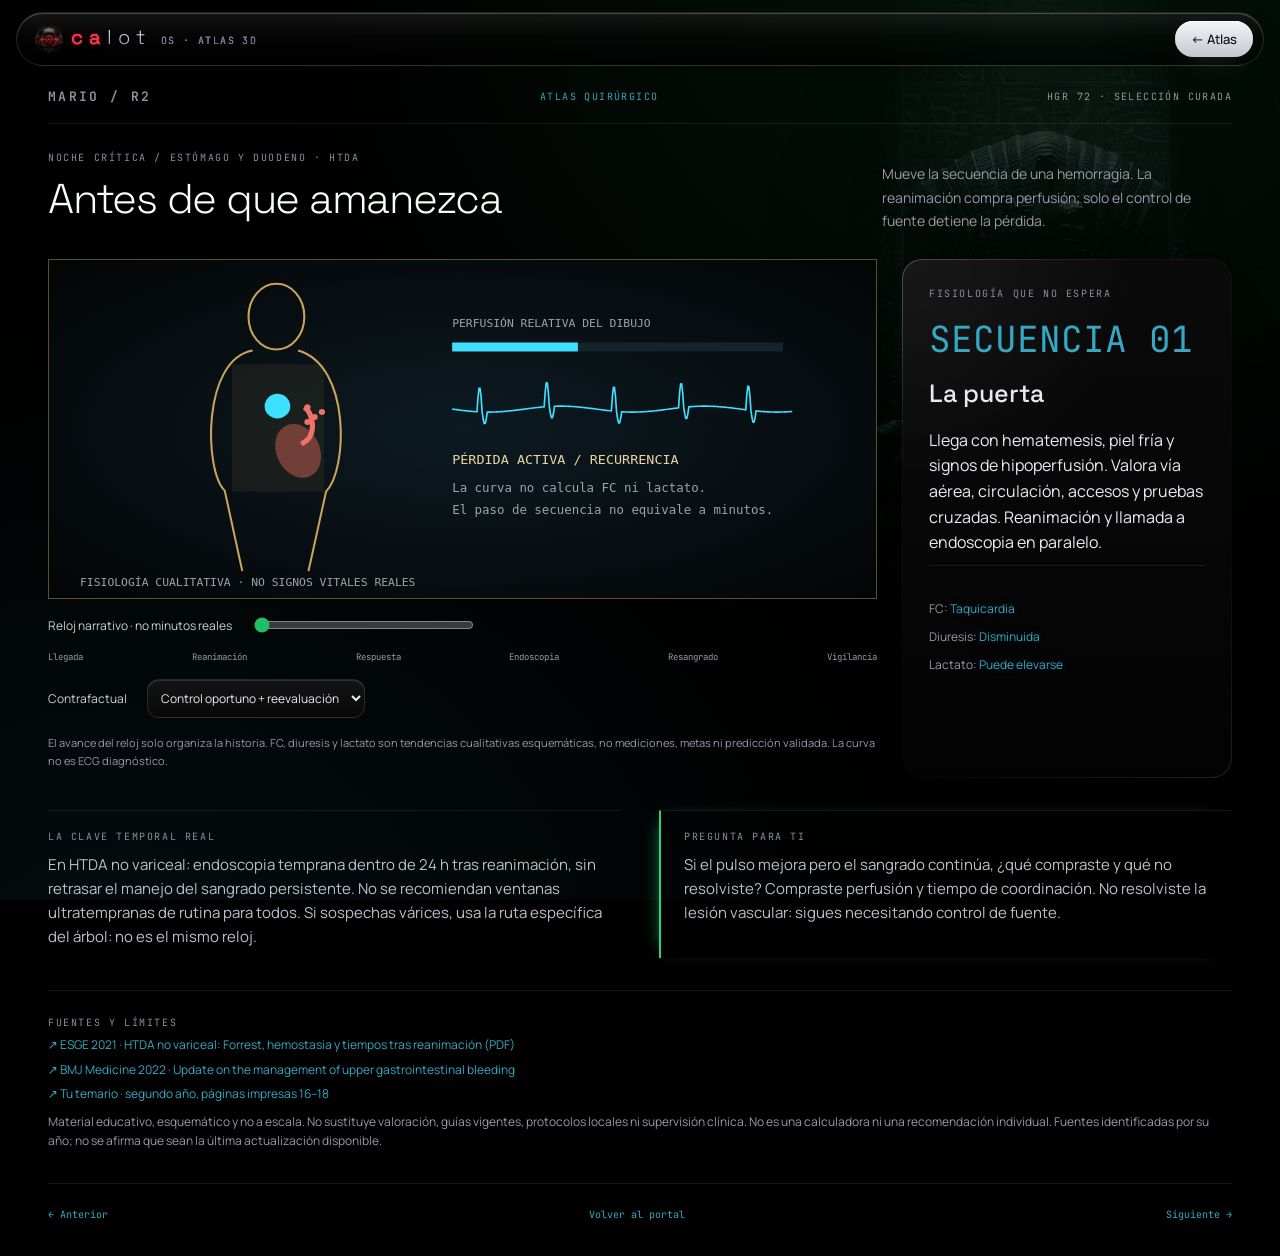
<file: atlas/noche-critica.html>
<!doctype html><html lang="es"><head><meta charset="utf-8"><meta name="viewport" content="width=device-width,initial-scale=1"><link rel="icon" href="data:,"><title>Antes de que amanezca · Mario / Cirugía R2</title><style>@import url('https://fonts.googleapis.com/css2?family=JetBrains+Mono:wght@400;500&family=Manrope:wght@400;500;600;700&family=Space+Grotesk:wght@500;600;700&display=swap');
:root{--bg:#050505;--stone:#0a0c10;--gold:#c9a45a;--light:#e8d5a3;--cyan:#3ee0ff;--ink:#e5e4df;--muted:#9ba4ab;--line:#343127;--red:#ef7169;--green:#8cd8b5;--serif:'Cinzel',Georgia,serif;--sans:'Source Sans 3',Arial,sans-serif;--mono:'JetBrains Mono',monospace}*{box-sizing:border-box}body{margin:0;background:var(--bg);color:var(--ink);font:16px/1.6 var(--sans)}body:before{content:'';position:fixed;inset:0;pointer-events:none;background:radial-gradient(ellipse at 85% 0,#18303920,transparent 50%);z-index:-1}a{color:var(--cyan);text-decoration:none}button,input,select,textarea{font:inherit}button,a,input,select{touch-action:manipulation}button{cursor:pointer}button:focus-visible,a:focus-visible,input:focus-visible,select:focus-visible,textarea:focus-visible{outline:2px solid var(--cyan);outline-offset:4px}button:disabled{opacity:.35;cursor:not-allowed}.wrap{max-width:1440px;margin:auto;padding:0 48px}.top{display:flex;align-items:center;justify-content:space-between;gap:20px;padding:22px 0 18px;border-bottom:1px solid var(--line);font:10px var(--mono);letter-spacing:.14em}.top .brand{font:600 18px var(--serif);letter-spacing:.22em;color:var(--light)}.top span{color:var(--muted)}.eyebrow{text-transform:uppercase;color:var(--gold);font:10px/1.5 var(--mono);letter-spacing:.16em}.intro{display:grid;grid-template-columns:1fr 350px;gap:30px;align-items:end;padding:26px 0}h1{font:500 clamp(27px,3.25vw,46px)/1.16 var(--serif);letter-spacing:-.03em;margin:10px 0}h2{font:500 25px/1.3 var(--serif);color:var(--light);margin:10px 0 18px}h3{font:500 18px/1.4 var(--serif);color:var(--light)}p{margin:9px 0}.dek{color:var(--muted);font-size:14px;line-height:1.7;margin:0}.stage-grid{display:grid;grid-template-columns:minmax(0,1fr) 300px;border:1px solid #6a5836;background:var(--stone);position:relative;box-shadow:0 0 45px #000,inset 0 0 0 5px #050505}.stage-grid:before,.stage-grid:after{content:'𓂀 𓆣 𓏏 𓊖 𓋹';position:absolute;top:0;bottom:0;z-index:4;writing-mode:vertical-rl;font:16px/1.6 Georgia;color:#8e713a66;pointer-events:none;padding:12px 2px;background:linear-gradient(90deg,#101217,#040505);border:1px solid #7a63383d;width:23px;letter-spacing:20px}.stage-grid:before{left:0}.stage-grid:after{right:0}.view{min-width:0;position:relative;background:radial-gradient(ellipse at 50% 50%,#112027 0,#090d12 45%,#030404 80%);margin-left:23px;overflow:hidden}.three{height:520px;position:relative;width:100%}.three canvas{width:100%;height:100%;display:block;touch-action:none}.view-top,.view-bottom{position:absolute;left:22px;right:22px;z-index:3;font:9px var(--mono);letter-spacing:.08em;color:var(--muted);pointer-events:none}.view-top{top:17px}.view-bottom{bottom:17px;display:flex;justify-content:space-between;gap:15px}.awake{color:var(--cyan);text-shadow:0 0 10px #3ee0ff99}.labels{position:absolute;inset:0;pointer-events:none}.label3{position:absolute;font:9px var(--mono);background:#05080cdd;border-left:1px solid currentColor;padding:4px 6px;white-space:nowrap;transform:translate(-50%,-50%);color:var(--cyan)}.controls{padding:24px 40px 20px 22px;border-left:1px solid var(--line);display:flex;flex-direction:column;gap:17px;background:linear-gradient(135deg,#0d1014,#070808)}label{display:block;color:#ced3d5;font-size:12px;margin-bottom:8px}select{width:100%;background:#10151b;color:var(--ink);border:1px solid #4c4738;padding:9px;font-size:12px;border-radius:2px}input[type=range]{width:100%;accent-color:var(--cyan);cursor:pointer}output{font:10px var(--mono);color:var(--cyan)}.status{border-top:1px solid var(--line);padding-top:14px;color:var(--light);font-size:13px;line-height:1.7;margin-top:auto;min-height:90px}.note{color:var(--muted);font-size:11px}.reading{display:grid;grid-template-columns:1fr 1fr;gap:38px;margin:32px 0}.reading article{border-top:1px solid var(--line);padding-top:18px}.reading p{color:#bac2c6;font-size:15px}.key{border-left:2px solid var(--gold);padding-left:23px}.quiz,.panel{border:1px solid var(--line);padding:26px;background:linear-gradient(145deg,#0b0e12,#060707);margin:24px 0}.quiz-options{display:grid;grid-template-columns:1fr 1fr;gap:10px}button,.btn{background:#0d1218;color:var(--ink);border:1px solid #39434a;padding:12px 15px;text-align:left;border-radius:2px;transition:border-color .2s,background .2s}button:hover,.btn:hover{border-color:var(--gold);background:#15191d}.correct{border-color:var(--green)!important;color:var(--green)!important}.wrong{border-color:var(--red)!important;color:var(--red)!important}.feedback{min-height:28px;font-size:14px;color:var(--cyan)}.sources{border-top:1px solid var(--line);padding:24px 0;color:var(--muted);font-size:12px}.sources a{display:block;margin:5px 0}.footer{display:flex;justify-content:space-between;border-top:1px solid var(--line);padding:24px 0 35px;gap:24px;font:10px var(--mono)}.hero{position:relative;min-height:475px;display:grid;grid-template-columns:1.2fr 1fr;align-items:center;gap:30px;overflow:hidden;border-bottom:1px solid #675334}.hero h1{font-size:clamp(42px,5.1vw,72px);max-width:700px;line-height:1.05}.hero em{font-style:normal;color:var(--light)}.hero .dek{max-width:550px}.hero-copy{z-index:3;padding:45px 0 50px}.hero-art{height:475px;position:relative;align-self:stretch;background:linear-gradient(90deg,#050505,transparent 22%,transparent 88%,#050505),url('egypt-ref.jpg') center 38%/cover;filter:saturate(.68)}.hero-art:after{content:'';position:absolute;inset:0;background:linear-gradient(0deg,#050505,transparent 35%,#05050522)}.hero-art:before{content:'𓂀 𓊖 𓋹';position:absolute;inset:16px 12px;border:1px solid #8c713d66;z-index:1;color:#c9a45a66;font:16px Georgia;padding:10px;letter-spacing:10px}.dust{position:absolute;inset:0;pointer-events:none;z-index:2}.dust i{position:absolute;bottom:-10px;background:var(--gold);border-radius:50%;box-shadow:0 0 9px #e8c66c;animation:rise 7s linear infinite}@keyframes rise{from{transform:translateY(0);opacity:0}15%{opacity:.7}to{transform:translateY(-360px) translateX(50px);opacity:0}}.route-label{margin:27px 0 15px;display:flex;justify-content:space-between;gap:15px}.index-grid{display:grid;grid-template-columns:repeat(3,1fr);gap:12px}.station-link{display:block;color:var(--ink);border:1px solid var(--line);padding:22px 24px;background:linear-gradient(135deg,#101318,#060707);position:relative;transition:.2s;min-height:170px}.station-link:before{content:'';position:absolute;left:0;top:20px;height:28px;width:2px;background:var(--gold)}.station-link:hover{transform:translateY(-3px);border-color:var(--gold)}.station-link .num{font:10px var(--mono);color:var(--cyan)}.station-link h3{margin:12px 0 8px}.station-link p{font-size:13px;color:var(--muted)}.resource-grid{display:grid;grid-template-columns:repeat(4,1fr);gap:12px}.resource-grid .station-link{min-height:185px}.pill{display:inline-block;font:9px var(--mono);color:var(--cyan);border:1px solid #255463;padding:5px 8px;margin:16px 10px 0 0}.ficha-layout{display:grid;grid-template-columns:200px minmax(0,1fr);gap:25px}.ficha-nav{display:flex;flex-direction:column;gap:7px}.ficha-nav button{font-size:12px;color:var(--muted);padding:13px}.ficha-nav button.active,.tabs button.active{color:var(--cyan);border-color:var(--cyan);background:#0c2029}.comparators{display:grid;grid-template-columns:repeat(3,1fr);gap:10px}.compare{border:1px solid var(--line);padding:17px;background:#0c1015}.compare h3{font-size:16px;margin:0 0 10px}.compare p{font-size:13px;color:#adb8bf}.compare strong{color:var(--cyan);font-weight:500}.compare.active{border-color:var(--cyan)}.ficha-visual{height:230px;border:1px solid #45402e;background:radial-gradient(ellipse,#101e26,#030505);margin:15px 0}.ficha-visual svg{width:100%;height:100%}.inline-controls{display:flex;gap:20px;align-items:center;flex-wrap:wrap;margin:16px 0}.inline-controls label{margin:0}.inline-controls select{width:auto;max-width:100%}.inline-controls input{width:220px}.ficha-case{border-left:2px solid var(--gold);padding-left:20px;margin:24px 0}.answer{padding:14px;background:#0c1c22;color:var(--cyan);margin-top:14px}.tabs{display:flex;gap:10px;flex-wrap:wrap;margin:16px 0 22px}.progress{display:flex;gap:9px;margin:16px 0}.progress span{height:3px;background:#293139;flex:1}.progress span.done{background:var(--cyan);box-shadow:0 0 10px #3ee0ff55}.case-layout{display:grid;grid-template-columns:260px 1fr;gap:30px}.case-side{border-right:1px solid var(--line);padding-right:26px}.case-side h2{font-size:22px}.case-side p{color:var(--muted);font-size:14px}.case-stage{font:70px var(--serif);color:#c9a45a66;line-height:1.2}.case-main{min-width:0}.case-main .quiz{margin-top:10px}.case-main .case-story{font-size:18px;line-height:1.7;color:#cbd1d4}textarea{display:block;width:100%;min-height:150px;background:#070b0f;color:var(--ink);border:1px solid #454b50;padding:16px;margin:15px 0;resize:vertical}.tree-shell{display:grid;grid-template-columns:280px 1fr;gap:25px}.tree-path{border-left:1px solid var(--gold);padding-left:20px}.tree-path div{font-size:13px;padding:12px 0;border-bottom:1px solid var(--line);color:var(--muted)}.tree-path div:last-child{color:var(--cyan)}.tree-main{min-height:340px}.tree-choices{display:grid;gap:12px}.tree-choices button{padding:17px}.tree-why{margin:20px 0;padding:17px;border-left:2px solid var(--cyan);background:#0c171c}.tree-why p{font-size:14px}.monitor{height:340px;position:relative;background:radial-gradient(ellipse,#0d1a22,#030505);border:1px solid #5a4e34}.monitor canvas{width:100%;height:100%}.night-grid{display:grid;grid-template-columns:1fr 330px;gap:25px}.night-clock{font:36px var(--mono);color:var(--cyan);margin:14px 0}.night-actions{display:flex;gap:10px;flex-wrap:wrap}.night-actions button{font-size:12px}.timeline-tags{display:flex;justify-content:space-between;font:9px var(--mono);color:var(--muted)}.timeline-tags span{max-width:100px}.hidden,[hidden]{display:none!important}.long-note{max-width:950px;color:var(--muted)}@media(max-width:960px){.wrap{padding:0 22px}.intro{grid-template-columns:1fr}.stage-grid{grid-template-columns:minmax(0,1fr) 260px}.controls{padding-left:15px;padding-right:35px}.resource-grid{grid-template-columns:1fr 1fr}.comparators{grid-template-columns:1fr 1fr}.hero h1{font-size:48px}.night-grid{grid-template-columns:1fr}.hero-art{height:480px}}@media(max-width:700px){.wrap{padding:0 17px}.top{font-size:8px}.top span{display:none}.top .brand{font-size:15px}.intro{padding:23px 0;gap:15px}.stage-grid{grid-template-columns:1fr}.three{height:460px}.view{margin-right:23px}.controls{margin:0 23px;border-left:0;border-top:1px solid var(--line);padding:22px}.stage-grid:after{height:460px;bottom:auto}.stage-grid:before{height:460px;bottom:auto}.reading,.case-layout,.tree-shell,.ficha-layout{grid-template-columns:1fr}.reading{gap:20px}.index-grid{grid-template-columns:1fr 1fr}.hero{display:block}.hero-copy{padding:35px 0;max-width:82%}.hero-art{position:absolute;right:-70px;top:0;width:65%;height:100%;opacity:.35}.hero h1{font-size:44px}.ficha-nav{display:grid;grid-template-columns:1fr 1fr}.comparators{grid-template-columns:1fr}.quiz-options{grid-template-columns:1fr}.case-side{border-right:0;border-bottom:1px solid var(--line);padding-bottom:20px}.case-stage{font-size:40px}.tree-path{display:flex;gap:15px;overflow:auto}.tree-path div{min-width:120px}.quiz,.panel{padding:20px}.footer{font-size:9px;gap:10px}.label3{font-size:8px}.night-grid{gap:12px}.view-top{font-size:8px}}@media(max-width:420px){.index-grid,.resource-grid{grid-template-columns:1fr}.three{height:420px}.stage-grid:before,.stage-grid:after{height:420px}.hero-copy{max-width:95%}.hero h1{font-size:38px}}@media(prefers-reduced-motion:reduce){*{animation:none!important;transition:none!important}}

/* Carved vector inlay: no platform-dependent hieroglyph glyphs. */
.stage-grid:before,.stage-grid:after{content:"";background-color:#090b0e;background-image:url("data:image/svg+xml,%3Csvg%20xmlns%3D%22http%3A%2F%2Fwww.w3.org%2F2000%2Fsvg%22%20width%3D%2223%22%20height%3D%22142%22%20viewBox%3D%220%200%2023%20142%22%3E%3Cg%20fill%3D%22none%22%20stroke%3D%22%23ad8b48%22%20stroke-opacity%3D%22.48%22%20stroke-width%3D%22.7%22%3E%3Cpath%20d%3D%22M3%202h17v136H3zM5%2036h13M5%2070h13M5%20105h13M5%20138h13%22%2F%3E%3Cpath%20d%3D%22M6%2015q5-7%2011%200-6%205-11%200m5-3v6m-5-2%204%206%205-2M9%2029h6%22%2F%3E%3Cpath%20d%3D%22M11%2044v19m-5-12h11m-6-8c-6%200-6%208%200%208s6-8%200-8M7%2065h8%22%2F%3E%3Cpath%20d%3D%22M7%2079q5-6%209%200v12q-5%207-9%200zm4-4v22m-5-13h12m-12%206h12M8%2099h7%22%2F%3E%3Cpath%20d%3D%22M6%20116l5-7%206%207-6%2010zm0%2013h11m-8-4v4m5-4v4%22%2F%3E%3C%2Fg%3E%3C%2Fsvg%3E");background-repeat:repeat-y;background-position:center top;letter-spacing:0;padding:0}.hero-art:before{content:"";background:linear-gradient(90deg,#c9a45a12,transparent 5%,transparent 95%,#c9a45a12)}
</style><link rel="stylesheet" href="nous-skin.css"></head><body><div class="wrap"><header><nav class="top"><a class="brand" href="index.html">MARIO / R2</a><a href="index.html">ATLAS QUIRÚRGICO</a><span>HGR 72 · SELECCIÓN CURADA</span></nav><div class="intro"><div><div class="eyebrow">NOCHE CRÍTICA / ESTÓMAGO Y DUODENO · HTDA</div><h1>Antes de que amanezca</h1></div><p class="dek">Mueve la secuencia de una hemorragia. La reanimación compra perfusión; solo el control de fuente detiene la pérdida.</p></div></header><main><section class="night-grid"><div><div class="monitor"><canvas id="night-canvas" role="img" aria-label="Cuerpo y curva esquemáticos que cambian con la secuencia y el control de fuente"></canvas></div><div class="inline-controls"><label for="clock">Reloj narrativo · no minutos reales</label><input id="clock" type="range" min="0" max="5" step="1" value="0"></div><div class="timeline-tags"><span>Llegada</span><span>Reanimación</span><span>Respuesta</span><span>Endoscopia</span><span>Resangrado</span><span>Vigilancia</span></div><div class="inline-controls"><label for="night-path">Contrafactual</label><select id="night-path"><option value="0">Control oportuno + reevaluación</option><option value="1">Se retrasa el control de fuente</option></select></div><p class="note">El avance del reloj solo organiza la historia. FC, diuresis y lactato son tendencias cualitativas esquemáticas, no mediciones, metas ni predicción validada. La curva no es ECG diagnóstico.</p></div><aside class="panel" style="margin:0"><div class="eyebrow">Fisiología que no espera</div><div class="night-clock" id="night-clock"></div><h2 id="night-title"></h2><p id="night-text"></p><div class="sources"><p>FC: <span class="awake" id="night-hr"></span></p><p>Diuresis: <span class="awake" id="night-urine"></span></p><p>Lactato: <span class="awake" id="night-lactate"></span></p></div></aside></section><section class="reading"><article><div class="eyebrow">La clave temporal real</div><p>En HTDA no variceal: endoscopia temprana dentro de 24 h tras reanimación, sin retrasar el manejo del sangrado persistente. No se recomiendan ventanas ultratempranas de rutina para todos. Si sospechas várices, usa la ruta específica del árbol: no es el mismo reloj.</p></article><article class="key"><div class="eyebrow">Pregunta para ti</div><p>Si el pulso mejora pero el sangrado continúa, ¿qué compraste y qué no resolviste? Compraste perfusión y tiempo de coordinación. No resolviste la lesión vascular: sigues necesitando control de fuente.</p></article></section><section class="sources"><div class="eyebrow">Fuentes y límites</div><a target="_blank" rel="noopener" href="https://www.esge.com/assets/downloads/pdfs/guidelines/2021_a_1369_5274.pdf">↗ ESGE 2021 · HTDA no variceal: Forrest, hemostasia y tiempos tras reanimación (PDF)</a><a target="_blank" rel="noopener" href="https://pmc.ncbi.nlm.nih.gov/articles/PMC9951461/">↗ BMJ Medicine 2022 · Update on the management of upper gastrointestinal bleeding</a><a href="temario-cirugia.pdf">↗ Tu temario · segundo año, páginas impresas 16–18</a><p>Material educativo, esquemático y no a escala. No sustituye valoración, guías vigentes, protocolos locales ni supervisión clínica. No es una calculadora ni una recomendación individual. Fuentes identificadas por su año; no se afirma que sean la última actualización disponible.</p></section><nav class="footer"><a href="arboles-guardia.html">← Anterior</a><a href="index.html">Volver al portal</a><a href="index.html">Siguiente →</a></nav></main><script>const PAGE="noche";const SOURCES={"appendix": ["WSES Jerusalem 2020 · diagnóstico y tratamiento de apendicitis", "https://pmc.ncbi.nlm.nih.gov/articles/PMC7386163/"], "anatomy": ["Schwartz, Principles of Surgery, 11.ª ed. · apéndice, anatomía gastroduodenal y diferenciales (referencia de consulta, no cifras reproducidas)", "https://accesssurgery.mhmedical.com/book.aspx?bookID=2576"], "diverticulitis": ["WSES 2020 · diverticulitis: Hinchey, abscesos y selección de cirugía", "https://wjes.biomedcentral.com/articles/10.1186/s13017-020-00313-4"], "parks": ["Parks, Gordon y Hardcastle · A classification of fistula-in-ano, Br J Surg 1976", "https://pubmed.ncbi.nlm.nih.gov/1267867/"], "parksmap": ["SNFCP · clasificación de Parks y relaciones con el suelo pélvico", "https://www.snfcp.org/questionnaires-outils/maladies-inflammatoires/fistules-anales-classification-de-parks/"], "ischemia": ["WSES 2022 · isquemia mesentérica aguda: diagnóstico y mecanismos", "https://wjes.biomedcentral.com/articles/10.1186/s13017-022-00443-x"], "esge": ["ESGE 2021 · HTDA no variceal: Forrest, hemostasia y tiempos tras reanimación (PDF)", "https://www.esge.com/assets/downloads/pdfs/guidelines/2021_a_1369_5274.pdf"], "bleed": ["BMJ Medicine 2022 · Update on the management of upper gastrointestinal bleeding", "https://pmc.ncbi.nlm.nih.gov/articles/PMC9951461/"], "baveno": ["Baveno VII · hemorragia variceal: sospecha, reanimación y endoscopia", "https://pmc.ncbi.nlm.nih.gov/articles/PMC11090185/"], "gerd": ["ACG 2022 · diagnóstico y manejo de ERGE", "https://pmc.ncbi.nlm.nih.gov/articles/PMC8754510/"], "hiatal": ["Hiatal and Paraesophageal Hernias · anatomía y tipos I–IV", "https://www.cghjournal.org/article/S1542-3565(18)30003-X/fulltext"], "hernia": ["WSES 2017 · hernia complicada y sospecha de estrangulación", "https://pmc.ncbi.nlm.nih.gov/articles/PMC5545868/"], "openabdomen": ["WSES 2018 · abdomen abierto: prevención y manejo de fístula enteroatmosférica", "https://doi.org/10.1186/s13017-018-0167-4"], "ibd": ["The Diagnosis and Treatment of Crohn’s Disease and Ulcerative Colitis · patrones diferenciales", "https://pmc.ncbi.nlm.nih.gov/articles/PMC2695363/"], "cdiff": ["CDC · Clinical Testing and Diagnosis for C. diff Infection", "https://www.cdc.gov/c-diff/hcp/diagnosis-testing/"], "ameba": ["CDC DPDx · Amebiasis: infección luminal e invasiva", "https://www.cdc.gov/dpdx/amebiasis/"], "steroids": ["PLOS · Fulminant Amebic Colitis after Corticosteroid Therapy, revisión sistemática", "https://journals.plos.org/plosntds/article?id=10.1371/journal.pntd.0004879"], "anorectal": ["ASCRS 2022 · absceso anorrectal y fístula", "https://www.ascrsu.com/ascrs/view/ASCRS-Evidence-Based-Guidelines-and-Expert-Consensus/3982014/all/Management_of_Anorectal_Abscess__Fistula_in_Ano__and_Rectovaginal_Fistula__2022_"], "fissure": ["ASCRS 2023 · fisura anal", "https://www.ascrsu.com/ascrs/view/ASCRS-Evidence-Based-Guidelines-and-Expert-Consensus/3982013/1/Management_of_Anal_Fissures__2023_"], "hemorrhoids": ["ASCRS 2024 · enfermedad hemorroidal", "https://www.ascrsu.com/ascrs/view/ASCRS-Evidence-Based-Guidelines-and-Expert-Consensus/3982022/all/Management%20of%20Hemorrhoids%20(2024)"]}; function sourceLinks(keys){return keys.map(k=>`<a href="${SOURCES[k][1]}" target="_blank" rel="noopener">↗ ${SOURCES[k][0]}</a>`).join('');}const $=id=>document.getElementById(id);window.__ready=false;
const FICHAS=[
{title:'Un dolor, cinco territorios',hook:'Dolor en fosa iliaca derecha',columns:[['Apendicitis','Migración del dolor, anorexia y defensa localizada orientan; no son obligatorias.','Integra riesgo clínico e imagen; no descartes por posición atípica.'],['Íleon / Meckel','Ileítis: diarrea o contexto inflamatorio. Meckel puede inflamar, obstruir o sangrar.','TC y contexto; si el apéndice no explica el cuadro, revisa íleon.'],['Uréter / anexos','Cólico irradiado y hematuria orientan a uréter; su ausencia no excluye.','En quien tenga ovarios o posibilidad de embarazo: descartar torsión / ectópico. No inferir por identidad de género.']],modes:['Apéndice','Íleon / Meckel','Uréter','Anexos si aplica'],case:'Paciente con posibilidad de embarazo, dolor en FID y síncope. No hay diagnóstico previo.',choices:['Etiquetar apendicitis por localización','Valorar estabilidad y descartar embarazo ectópico'],answer:1,explain:'Reanimación y evaluación urgente si hay inestabilidad. Prueba de embarazo e imagen apropiada; una torsión también requiere valoración urgente. El diferencial ginecológico aplica a la anatomía y posibilidad de embarazo de la persona.',source:['appendix','anatomy']},
{title:'La sangre no dice de dónde',hook:'HTDA · cuatro fuentes',columns:[['Úlcera péptica','Cráter con estigmas de Forrest; AINE / H. pylori son pistas.','La hemostasia depende del estigma; después hay que tratar la causa.'],['Várices','Colaterales por hipertensión portal; pueden sangrar de forma masiva.','Si se sospecha: vasoactivo y antibiótico tempranos, endoscopia tras reanimación; no esperar confirmación para todo.'],['Mallory-Weiss / Dieulafoy','Mallory-Weiss: desgarro tras arcadas. Dieulafoy: vaso de calibre persistente en defecto mucoso pequeño.','Ausencia de gran úlcera no significa sangrado menor. La endoscopia localiza la fuente.']],modes:['Úlcera','Várices','Mallory-Weiss','Dieulafoy'],case:'Hematemesis activa en una persona con cirrosis. El equipo prepara endoscopia.',choices:['Esperar endoscopia para toda terapia específica','Reanimar e iniciar manejo de probable sangrado variceal en paralelo'],answer:1,explain:'Sospecha variceal: resucitación, vasoactivo y profilaxis antibiótica según protocolo, con endoscopia dentro de 12 h tras reanimación; si inestable, tan pronto como sea seguro. No se utiliza el plazo de 24 h de no variceal como excusa para esperar.',source:['bleed','baveno','esge']},
{title:'Atrapado no es lo mismo que muerto',hook:'Pared · incarceración frente a estrangulación',columns:[['Incarcerada','Contenido irreductible; puede obstruir sin isquemia establecida.','Valoración urgente. No asumir que el asa es viable porque la piel aún es normal.'],['Estrangulada','Compromiso vascular del contenido; dolor persistente, toxicidad, peritonismo o imagen amenazante.','Sospecha de estrangulación = reparación urgente y evaluación de viabilidad. No reducción forzada.']],modes:['Atrapamiento sin isquemia demostrada','Compromiso vascular'],case:'Hernia dolorosa irreductible, deterioro sistémico y signos peritoneales.',choices:['Intentar reducción manual forzada para ganar tiempo','Cirugía urgente y reanimación paralela'],answer:1,explain:'La sospecha de estrangulación exige intervención urgente. Reducir un asa necrótica a la cavidad puede ocultar el problema. No esperar una cifra de lactato para decidir.',source:['hernia']},
{title:'Cuando el intestino busca salida',hook:'Intestino delgado · fístulas intestinales',columns:[['Enterocutánea','Conexión del intestino con piel a través de un trayecto.','Controlar sepsis, pérdidas, nutrición y definir anatomía. El cierre depende de múltiples factores.'],['Enteroatmosférica','Asa expuesta en abdomen abierto que vierte directamente a la herida, sin trayecto cubierto.','Aislar efluente y proteger intestino / herida. Cierre espontáneo muy improbable; reconstrucción diferida individualizada.']],modes:['Enterocutánea · trayecto','Enteroatmosférica · exposición'],case:'En un abdomen abierto ves mucosa intestinal que vierte a la herida.',choices:['Aislar efluente, proteger asas y optimizar sepsis / nutrición','Aplicar espuma de presión negativa directamente al orificio y al intestino'],answer:0,explain:'En EAF es esencial separar el efluente del resto de la herida. La presión negativa puede ayudar con una interfaz protectora y técnica especializada; no se aplica directamente sobre vísceras desnudas.',source:['openabdomen']},
{title:'No toda colitis es inflamatoria',hook:'Colon · Crohn, CU, C. difficile y amebiasis',columns:[['Crohn / CU','Crohn: segmentaria y transmural; fístulas / estenosis. CU: continua desde recto y predominantemente mucosa.','Son patrones típicos, no una prueba diagnóstica. Infección y tratamiento previo pueden alterar el aspecto.'],['C. difficile','Diarrea tras antibióticos / contacto sanitario orienta, pero no es requisito.','Interpretar prueba con síntomas: PCR positiva aislada puede representar colonización.'],['Amebiasis','Disentería o colitis que imita EII. Entamoeba histolytica invade mucosa.','Pruebas específicas: microscopía sola no distingue de E. dispar. Considerar antes de inmunosupresión en riesgo epidemiológico.']],modes:['Crohn · discontinuo','CU · continuo desde recto','C. difficile · patrón ilustrativo','Amebiasis · úlceras ilustrativas'],case:'Colitis con sangre, sin diagnóstico confirmado y exposición epidemiológica compatible con amebiasis.',choices:['Dar corticoide solo por “parecer CU”','Buscar infección y valorar gravedad antes de inmunosuprimir'],answer:1,explain:'La amebiasis puede parecer EII y empeorar de forma fulminante con corticoides. Buscar E. histolytica y otras infecciones según contexto. Peritonitis / toxicidad obligan a evaluación urgente.',source:['ibd','cdiff','ameba','steroids']},
{title:'Cuatro lesiones, otra urgencia',hook:'Recto y ano · dolor y sangrado',columns:[['Absceso / fístula','Absceso: dolor constante y colección, a veces profunda sin bulto visible. Fístula: orificio con drenaje recurrente.','Absceso agudo: drenaje oportuno. Antibiótico no reemplaza control de fuente. Fístula: mapear y proteger esfínter.'],['Fisura','Dolor cortante con defecación y sangrado rojo escaso; la inspección suele orientar.','Localización atípica o múltiples fisuras requieren buscar causas secundarias. Evitar exploración traumática.'],['Hemorroides','Internas: sangrado habitualmente indoloro / prolapso. Externa trombosada: bulto doloroso.','No atribuir todo sangrado rectal a hemorroides sin evaluación apropiada.']],modes:['Absceso','Fístula','Fisura','Hemorroides'],case:'Dolor anal continuo, fiebre y tumefacción sensible. No duele solo al evacuar.',choices:['Tratar como fisura por dolor anal','Buscar absceso y valorar drenaje urgente'],answer:1,explain:'Dolor continuo y colección orientan a absceso, pero uno profundo puede no dar tumefacción. Valorar extensión, sepsis y necesidad de imagen en escenarios seleccionados.',source:['anorectal','fissure','hemorrhoids']}
];
function svgFrame(body,caption){return `<svg viewBox="0 0 850 230" role="img" aria-label="${caption}"><defs><radialGradient id="glow"><stop stop-color="#3ee0ff" stop-opacity=".25"/><stop offset="1" stop-color="#3ee0ff" stop-opacity="0"/></radialGradient><linearGradient id="tissue"><stop stop-color="#c9a45a" stop-opacity=".35"/><stop offset="1" stop-color="#839baf" stop-opacity=".13"/></linearGradient></defs><circle cx="430" cy="115" r="200" fill="url(#glow)"/>${body}<text x="25" y="213" fill="#a0a8ae" font-family="monospace" font-size="10">ESQUEMA · ${caption}</text></svg>`;}
const txt=(x,y,t,c='#e8d5a3')=>`<text x="${x}" y="${y}" fill="${c}" font-family="monospace" font-size="12">${t}</text>`;
const line=(d,c='#c9a45a',w=4)=>`<path d="${d}" fill="none" stroke="${c}" stroke-width="${w}" stroke-linecap="round" stroke-linejoin="round"/>`;
const dot=(x,y,r=10,c='#3ee0ff')=>`<circle cx="${x}" cy="${y}" r="${r}" fill="${c}" fill-opacity=".65"/>`;
let fi=0,fm=0;
function fichaDiagram(){let b='',c='#3ee0ff';switch(fi){case 0:b=`<path d="M370 25 Q330 70 340 150 L365 190 M480 25 Q525 75 510 150 L485 190" fill="none" stroke="#b9c0c6" stroke-opacity=".35" stroke-width="4"/>`+line('M365 75 L365 145 Q425 175 485 145 L485 75','#c9a45a',17)+line('M390 95 Q455 65 458 107 Q380 135 450 142','#839baf',10);if(fm===0)b+=line('M365 135 Q385 156 380 175',c,9)+txt(540,100,'Apéndice · FID');if(fm===1)b+=line('M405 100 Q445 115 410 135',c,10)+line('M410 120 L440 152',c,6)+txt(540,100,'Íleon / divertículo de Meckel');if(fm===2)b+=line('M355 48 Q388 83 400 163',c,4)+dot(386,104,5,'#e8d5a3')+txt(540,100,'Uréter · cálculo ilustrativo');if(fm===3)b+=line('M400 155 Q425 175 450 155',c,8)+dot(390,156,12)+dot(460,156,12)+txt(540,100,'Anexos · si aplica');b+=txt(35,50,'No cerrar por localización')+txt(35,75,'Estabilidad antes que etiqueta','#9ba4ab');break;
case 1:b=`<path d="M370 20 L370 72 Q330 60 320 105 Q300 176 380 180 Q443 180 453 115 L470 110" fill="url(#tissue)" stroke="#c9a45a" stroke-width="2"/>`;if(fm===0)b+=`<ellipse cx="403" cy="140" rx="20" ry="13" fill="#693c44" stroke="${c}"/>`+txt(520,110,'Cráter + estigma');if(fm===1){for(let x of [359,370,381])b+=line(`M${x} 25 Q${x-10} 40 ${x} 52 Q${x+8} 65 ${x} 78`,c,5);b+=txt(520,110,'Columnas venosas');}if(fm===2)b+=line('M374 68 L385 95',c,5)+txt(520,110,'Desgarro en unión');if(fm===3)b+=dot(385,110,4)+line('M385 113 Q420 100 421 78',c,4)+txt(520,110,'Vaso grande, defecto pequeño');b+=txt(35,50,'Prioridad común: perfusión')+txt(35,75,'Endoscopia localiza la fuente','#9ba4ab');break;
case 2:b=`<path d="M210 75 L380 75 M480 75 L660 75 M210 95 L380 95 M480 95 L660 95" stroke="#c9a45a" stroke-width="4"/>`+line('M365 40 Q390 70 395 110 Q400 175 435 175 Q475 170 468 110 L480 40',fm?'#8f5277':'#c7b391',25)+line('M385 80 L410 125 M473 80 L450 125',fm?'#ef7169':c,4)+txt(540,143,fm?'Perfusión comprometida':'Irreductible ≠ isquémica')+txt(35,45,'Cuello herniario');if(fm)b+=line('M386 72 L415 98 M415 72 L386 98','#ef7169',5);break;
case 3:b=line('M170 65 L680 65','#c9a45a',15)+line('M170 100 L680 100','#839baf',20)+line('M270 165 Q375 115 480 165 Q530 190 585 145','#be9a85',22);if(fm===0)b+=line('M430 150 Q418 100 420 55',c,8)+txt(515,40,'Trayecto cubierto');else b+=`<rect x="367" y="45" width="105" height="70" fill="#030505" stroke="#c9a45a" stroke-dasharray="4 5"/><ellipse cx="420" cy="117" rx="25" ry="10" fill="${c}"/>`+line('M420 115 L420 65',c,11)+txt(490,40,'Asa expuesta · sin trayecto');b+=txt(35,195,'Aislar efluente · controlar sepsis · nutrición');break;
case 4:b=line('M350 165 L350 55 Q350 38 370 38 L485 38 Q505 38 505 58 L505 165 Q505 183 465 183 L435 195','#9eaeae',18);if(fm===0){b+=line('M352 65 L352 105',c,20)+line('M398 38 L438 38',c,20)+line('M505 100 L505 135',c,20)+txt(550,90,'Saltos · transmural');}if(fm===1)b+=line('M435 195 L465 183 Q505 183 505 165 L505 85',c,21)+txt(550,90,'Continuidad desde recto');if(fm===2){for(let i=0;i<9;i++)b+=dot(355+i*18,42,5,'#e8d5a3');b+=txt(550,90,'Placas ilustrativas, no universales');}if(fm===3){for(let i=0;i<5;i++)b+=dot(i%2?505:350,65+i*22,7,c);b+=txt(550,90,'Úlceras · no diagnostica el patrón');}b+=txt(35,50,'Distribución no basta')+txt(35,75,'Biopsia + microbiología','#9ba4ab');break;
case 5:b=`<path d="M360 25 L360 140 Q405 175 450 140 L450 25" fill="url(#tissue)" stroke="#c9a45a" stroke-width="3"/>`+line('M385 25 L385 128 Q405 147 425 128 L425 25','#8b9ca6',13);if(fm===0)b+=dot(475,126,23,'#dfcf7e')+txt(530,100,'Colección · dolor continuo');if(fm===1)b+=line('M424 100 Q470 120 495 167',c,6)+txt(530,100,'Trayecto · drenaje recurrente');if(fm===2)b+=line('M400 127 L400 160',c,5)+txt(530,100,'Desgarro · dolor al evacuar');if(fm===3)b+=dot(388,108,13,c)+dot(422,110,13,c)+txt(530,100,'Cojinetes vasculares');b+=txt(35,50,'Mira la lesión')+txt(35,75,'No toda proctalgia es fisura','#9ba4ab');break;
}return svgFrame(b,FICHAS[fi].modes[fm]);}
function fichas(){let f=FICHAS[fi];$('ficha-title').textContent=f.title;$('ficha-hook').textContent=f.hook;$('comparators').innerHTML=f.columns.map((x,i)=>`<article class="compare"><h3>${x[0]}</h3><p>${x[1]}</p><p><strong>Qué cambia:</strong> ${x[2]}</p></article>`).join('');$('mode').innerHTML=f.modes.map((t,i)=>`<option value="${i}">${t}</option>`).join('');$('mode').value=fm;$('ficha-diagram').innerHTML=fichaDiagram();$('ficha-case').textContent=f.case;$('ficha-choices').innerHTML=f.choices.map((x,i)=>`<button data-ficha-answer="${i}">${x}</button>`).join('');$('ficha-feedback').textContent='Elige el siguiente paso.';$('ficha-sources').innerHTML=sourceLinks(f.source);document.querySelectorAll('[data-ficha]').forEach(b=>b.classList.toggle('active',+b.dataset.ficha===fi));document.querySelectorAll('[data-ficha-answer]').forEach(b=>b.onclick=()=>{let ok=+b.dataset.fichaAnswer===f.answer;b.classList.add(ok?'correct':'wrong');$('ficha-feedback').textContent=(ok?'Correcto. ':'Revisa. ')+f.explain;});window.__ficha=fi;window.__ready=true;}
const CASE=[
{label:'El primer mapa',stage:'01',story:'Paciente con dolor en fosa iliaca izquierda y fiebre. Tras evaluación inicial está estable, sin peritonitis generalizada. La sospecha es diverticulitis complicada.',q:'¿Qué estudio caracteriza la extensión y puede cambiar la conducta?',options:['Colonoscopia urgente en la fase aguda','TC abdominopélvica con contraste según contexto','Radiografía simple para excluir todo absceso','Operar por el dolor en FII sin más evaluación'],answer:1,why:'WSES recomienda TC contrastada como estudio de elección para diagnóstico y estadificación. US por operador experto puede ser inicial; la sospecha de complicación requiere definir la anatomía. No se hace colonoscopia aguda para medir un absceso.'},
{label:'Lo que estaba contenido',stage:'02',story:'La TC muestra diverticulitis sigmoidea con una colección pélvica distante y grande, considerada drenable por radiología intervencionista. Sigue estable y sin peritonitis difusa.',q:'¿Qué combinación es la más adecuada en este escenario?',options:['Solo observación, porque no hay peritonitis','Antibióticos + drenaje percutáneo si es factible','Hartmann obligatorio por llamarse Hinchey II','Solo drenaje sin antimicrobianos'],answer:1,why:'Hinchey II es un absceso distante. En colecciones grandes, WSES sugiere drenaje percutáneo y antibióticos. La guía usa aproximadamente 4–5 cm como límite razonable, no una ley universal. Si no se puede drenar, antibióticos y vigilancia muy estrecha en seleccionados; deterioro exige control quirúrgico.'},
{label:'La contención falla',stage:'03',story:'Pese al manejo inicial y reevaluaciones, aparece abdomen con rigidez difusa, hipoperfusión y deterioro. Este es un giro construido para aprender: no la evolución esperada de todos los abscesos.',q:'¿Cuál es la prioridad ahora?',options:['Esperar el cultivo antes de cambiar conducta','Reanimación y antibióticos en paralelo con control quirúrgico urgente de fuente','Repetir colonoscopia para ver el orificio','Aumentar analgesia y diferir hasta el turno de día'],answer:1,why:'La peritonitis generalizada con deterioro no se resuelve esperando al drenaje. Resucitación, antimicrobianos y cirugía urgente se coordinan; una imagen no debe retrasar una indicación clínica clara de control de fuente.'},
{label:'Una resección, dos salidas',stage:'04',story:'En quirófano hay pus generalizado sin heces macroscópicas: Hinchey III. La persona permanece críticamente enferma e inestable pese a reanimación.',q:'Dentro de estas opciones, ¿cuál encaja mejor con WSES?',options:['Anastomosis primaria obligatoria para todo Hinchey III','Lavado laparoscópico como primera línea universal','Hartmann como opción recomendada en paciente crítico; individualizar estrategia','Drenaje percutáneo del pus libre'],answer:2,why:'WSES recomienda Hartmann en peritonitis difusa con enfermedad crítica o comorbilidad importante seleccionada. No es una regla por el número de Hinchey. El lavado no es primera línea universal; control de daños puede considerarse en inestabilidad extrema según equipo.'},
{label:'Cambia la fisiología, cambia la decisión',stage:'05',story:'Contrafactual: mismo hallazgo purulento, pero persona estable, inmunocompetente, sin comorbilidad relevante y con condiciones técnicas favorables. No es que la persona inestable se haya curado por avanzar el reactivo.',q:'¿Qué estrategia puede plantearse?',options:['Resección con anastomosis primaria, con o sin derivación, individualizando','Hartmann obligatorio para todas las personas','Ningún control de fuente porque la presión es normal','Solo antibiótico aunque haya peritonitis difusa'],answer:0,why:'En pacientes clínicamente estables sin comorbilidades, WSES sugiere resección y anastomosis, con o sin estoma protector. Perfusión, contaminación, tejidos, experiencia y preferencias informadas importan. No hay algoritmo que elimine el juicio quirúrgico.'}
];let ci=0,solved=false;
function serial(){let q=CASE[ci];$('case-stage').textContent=q.stage;$('case-label').textContent=q.label;$('case-story').textContent=q.story;$('case-question').textContent=q.q;$('case-options').innerHTML=q.options.map((o,i)=>`<button data-case-answer="${i}">${String.fromCharCode(65+i)}. ${o}</button>`).join('');$('case-feedback').textContent='Responde para abrir el siguiente hallazgo.';$('next-case').disabled=true;solved=false;$('progress').innerHTML=CASE.map((_,i)=>`<span class="${i<ci?'done':''}"></span>`).join('');$('case-counter').textContent=`REACTIVO ${ci+1} / 5`;document.querySelectorAll('[data-case-answer]').forEach(b=>b.onclick=()=>{let ok=+b.dataset.caseAnswer===q.answer;b.classList.add(ok?'correct':'wrong');$('case-feedback').textContent=(ok?'Correcto. ':'No todavía. ')+q.why;if(ok){solved=true;$('next-case').disabled=false;$('progress').children[ci].classList.add('done');}});window.__case=ci;window.__ready=true;}
const TREES={fid:{label:'Dolor en FID de madrugada',start:'start',nodes:{
start:{q:'Primero: ¿hay inestabilidad o signos de peritonitis?',why:'La amenaza fisiológica determina la prioridad. La localización no sustituye ABC, reanimación ni valoración quirúrgica.',trap:'Pedir un score y esperar su resultado antes de reconocer choque.',choices:[['Sí · amenaza inmediata','unstable'],['No · estable, sin peritonitis','stable']]},
unstable:{q:'Reanimación y valoración quirúrgica urgente en paralelo.',why:'No retrasar control de fuente en peritonitis clara por estudios que no cambiarán la urgencia. Si hay posibilidad de embarazo, ectópico roto entra de inmediato en el diferencial.',trap:'Mandar a TC sin asegurar traslado y estabilidad.',choices:[['Ver el diferencial tiempo-dependiente','danger']]},
danger:{q:'Buscar fuente: perforación, isquemia, ectópico roto si aplica. Coordinar cirugía / ginecología según anatomía y sospecha.',why:'La respuesta a la reanimación, exploración e imagen al pie de cama cuando útil guían. Esto no prescribe una única incisión ni reemplaza al equipo de guardia.',trap:'Asumir apendicitis por estar en FID.',choices:[]},
stable:{q:'¿Hay posibilidad de embarazo o un diagnóstico anexial pertinente?',why:'Historia, anatomía, prueba de embarazo y evaluación pélvica cuando correspondan. Torsión puede existir sin embarazo.',trap:'No preguntar porque el servicio es Cirugía General.',choices:[['Sí · prueba de embarazo + imagen apropiada','preg'],['No / descartado · riesgo de apendicitis y otros','risk']]},
preg:{q:'US es el inicio habitual. ¿US no concluyente y persiste sospecha de apendicitis en embarazo?',why:'Una US negativa no descarta por sí sola apendicitis; considerar RM si está disponible. Mantener evaluación urgente de torsión o ectópico según clínica.',trap:'Descartar toda urgencia por no visualizar el apéndice.',choices:[['RM sin radiación ionizante si disponible; reevaluación','reassess']]},
risk:{q:'Integra clínica, laboratorio y riesgo; elige imagen según contexto.',why:'US puede ser inicial con experiencia; TC ayuda en adulto no embarazado y en incertidumbre. Síntomas urinarios o diarrea no excluyen apendicitis.',trap:'Usar lactato o leucocitos normales para descartar por sí solos.',choices:[['Apéndice no concluyente o normal: seguir buscando','reassess'],['Apéndice inflamado: definir complicación y plan','appendix']]},
reassess:{q:'Reevaluar: íleon, Meckel, uréter y anexos si aplica. Si empeora, regresar a prioridad fisiológica.',why:'Observación activa, imagen complementaria y consulta dirigida; no alta automática por una prueba no diagnóstica.',trap:'Convertir “no visto” en “normal”.',choices:[]},
appendix:{q:'Distinguir no complicada de complicada y discutir tratamiento con cirugía.',why:'La estrategia antibiótica es una opción en seleccionados con no complicada y decisión informada; no es sustituto de control de fuente en todos. Absceso / flemón necesitan estrategia contextual.',trap:'Aplicar el mismo plan a todo apéndice inflamado.',choices:[]}}},
htda:{label:'HTDA · perfusión antes que etiqueta',start:'start',nodes:{
start:{q:'¿Hay inestabilidad hemodinámica o sangrado activo importante?',why:'Evaluar vía aérea de forma selectiva, circulación, accesos, pruebas cruzadas y reanimación. La Hb inicial puede no reflejar toda la pérdida aguda.',trap:'Esperar que baje la Hb para reconocer choque.',choices:[['Sí · reanimación y equipos en paralelo','unstable'],['No · evaluación y riesgo','stable']]},
unstable:{q:'Reanimar y activar endoscopia. ¿Sospechas hipertensión portal / várices?',why:'No intubar rutinariamente a toda HTDA; hacerlo en seleccionados que no protegen vía aérea o con hematemesis activa importante, con valoración experta.',trap:'Saltar la resucitación para cumplir un reloj de endoscopia.',choices:[['Sí · probable variceal','variceal'],['No · probable no variceal','nonvariceal']]},
stable:{q:'Estratifica riesgo con una herramienta validada y contexto; no se calcula aquí. ¿Probable variceal?',why:'Evaluar comorbilidad, anticoagulación, tendencia y acceso a seguimiento. Estabilidad no significa bajo riesgo.',trap:'Dar de alta porque dejó de vomitar sangre.',choices:[['Sí · probable variceal','variceal'],['No · probable no variceal','nonvariceal']]},
variceal:{q:'Vasoactivo y antibiótico desde la sospecha; endoscopia dentro de 12 h tras reanimación.',why:'Baveno VII: si permanece inestable, endoscopia tan pronto como sea seguro. Hemostasia variceal y rescate con equipos expertos; no extrapolar el protocolo de úlcera.',trap:'Esperar confirmación endoscópica para iniciar toda terapia.',choices:[['Si no se controla: activar rescate experto','varrescue']]},
varrescue:{q:'Persistencia / fracaso de control variceal: estrategia puente y TIPS de rescate en centro con experiencia.',why:'La selección de TIPS y técnicas puente requiere equipo especializado. Esta ruta solo enseña la necesidad de escalar, no indicaciones o técnica completas.',trap:'Repetir medidas ineficaces sin escalar ni transferir.',choices:[]},
nonvariceal:{q:'Tras reanimación, endoscopia temprana dentro de 24 h; acelerar según sangrado persistente y juicio experto.',why:'ESGE no recomienda ≤12 h de rutina para todas las no variceales. El plazo no autoriza esperar con choque o sangrado no controlado. Ia, Ib y IIa requieren hemostasia endoscópica.',trap:'Tratar Forrest IIa como base limpia.',choices:[['Resangrado tras hemostasia inicial','rebleed'],['Control conseguido: tratar causa y vigilar','controlled']]},
rebleed:{q:'Repetir intento endoscópico de control. Si falla, considerar embolización transcatéter.',why:'Cirugía si embolización no está disponible o falla, según estabilidad y recursos. Coordinar equipos sin serializar retrasos innecesarios.',trap:'Adrenalina sola como solución definitiva de una úlcera.',choices:[]},
controlled:{q:'IBP cuando indicado, buscar y erradicar H. pylori si presente, revisar AINE / antitrombóticos y plan de vigilancia.',why:'Controlar el punto sangrante no elimina la causa ni el riesgo posterior. Antitrombóticos requieren balance individual de trombosis / sangrado.',trap:'Dar por curada la enfermedad al colocar un clip.',choices:[]}}}}
let tree='fid',node='start',trail=[];
function renderTree(){let t=TREES[tree],n=t.nodes[node];$('tree-title').textContent=t.label;$('tree-question').textContent=n.q;$('tree-choices').innerHTML=n.choices.map((c,i)=>`<button data-tree-choice="${i}">${c[0]} <span class="awake">→</span></button>`).join('');$('tree-why').innerHTML=`<div class="eyebrow">Por qué se ilumina esta ruta</div><p>${n.why}</p><div class="eyebrow">Distractor de guardia</div><p>${n.trap}</p>`;$('tree-path').innerHTML=['Entrada',...trail.map(x=>x.label)].map(x=>`<div>${x}</div>`).join('');document.querySelectorAll('[data-tree-choice]').forEach(b=>b.onclick=()=>{let c=n.choices[+b.dataset.treeChoice];trail.push({node,label:c[0]});node=c[1];renderTree();});$('tree-back').disabled=!trail.length;window.__treeNode=node;window.__ready=true;}
const NIGHT=[
{title:'La puerta',text:'Llega con hematemesis, piel fría y signos de hipoperfusión. Valora vía aérea, circulación, accesos y pruebas cruzadas. Reanimación y llamada a endoscopia en paralelo.',hr:'Taquicardia',urine:'Disminuida',lactate:'Puede elevarse',perf:.38},
{title:'No esperes una cifra',text:'La hemoglobina inicial puede ser engañosa. Reevalúa respuesta, estado mental, perfusión periférica y pérdidas. Hemoderivados según situación y protocolo; no se calcula una dosis aquí.',hr:'Persiste alta',urine:'Baja',lactate:'Tendencia al alza',perf:.28},
{title:'La respuesta no es control de fuente',text:'La reanimación mejora el pulso, pero el vaso sigue abierto. Si se retrasa el control, el sangrado puede vencer una mejoría transitoria. No confundir estabilidad breve con hemostasia.',hr:'Mejoría parcial',urine:'Recuperación tardía',lactate:'No se normaliza al instante',perf:.55},
{title:'Ver y cerrar',text:'Endoscopia tras reanimación: úlcera con sangrado activo. Hemostasia combinada o modalidad apropiada al estigma; no adrenalina sola. En no variceal, objetivo temprano ≤24 h, no espera obligatoria.',hr:'Según respuesta',urine:'Reevaluar tendencia',lactate:'Reevaluar aclaramiento',perf:.68},
{title:'Si vuelve a sangrar',text:'Tras control inicial, reaparece sangrado. Repetir control endoscópico; si falla, embolización transcatéter. Cirugía cuando no está disponible o falla, según estado y recursos. Activar equipos temprano.',hr:'Puede volver a subir',urine:'Puede caer',lactate:'Puede volver a subir',perf:.35},
{title:'Cerrar la noche no cierra la enfermedad',text:'Tras hemostasia efectiva: vigilancia, IBP cuando indicado, búsqueda y erradicación de H. pylori, revisión de AINE y antitrombóticos. El control de fuente y la recuperación fisiológica llevan ritmos distintos.',hr:'Tendencia a mejorar',urine:'Recuperación progresiva',lactate:'Tendencia a descender',perf:.85}
];
let phase=0,nightPath=0;
function night(){phase=+$('clock').value;nightPath=+$('night-path').value;let n=NIGHT[phase],p=nightPath===1?Math.max(.12,n.perf-phase*.1):n.perf;$('night-title').textContent=n.title;$('night-text').textContent=nightPath===1&&phase>=2?'Contrafactual didáctico: se demora el control de fuente; la pérdida continúa pese a la reanimación. La perfusión se deteriora. No existe una hora segura para seguir esperando.':n.text;$('night-clock').textContent='SECUENCIA 0'+(phase+1);$('night-hr').textContent=nightPath===1&&phase>=2?'Taquicardia persistente':n.hr;$('night-urine').textContent=nightPath===1&&phase>=2?'Disminuye':n.urine;$('night-lactate').textContent=nightPath===1&&phase>=2?'Ascenso posible':n.lactate;window.__night=phase;drawNight(p);}
function drawNight(p){let can=$('night-canvas'),ctx=can.getContext('2d'),w=can.clientWidth,h=can.clientHeight;can.width=w*devicePixelRatio;can.height=h*devicePixelRatio;ctx.scale(devicePixelRatio,devicePixelRatio);ctx.clearRect(0,0,w,h);let sx=w/800;ctx.save();ctx.scale(sx,h/340);ctx.strokeStyle='#c9a45a';ctx.lineWidth=2;ctx.beginPath();ctx.ellipse(220,57,27,33,0,0,Math.PI*2);ctx.moveTo(197,91);ctx.bezierCurveTo(148,100,150,212,170,232);ctx.lineTo(187,313);ctx.moveTo(241,91);ctx.bezierCurveTo(292,106,289,211,268,233);ctx.lineTo(251,313);ctx.stroke();ctx.fillStyle='#c9a45a15';ctx.fillRect(177,105,89,128);ctx.fillStyle='#3ee0ff';ctx.beginPath();ctx.arc(221,147,9+9*p,0,Math.PI*2);ctx.fill();ctx.fillStyle='#e2685970';ctx.beginPath();ctx.ellipse(241,192,21,28,-.4,0,Math.PI*2);ctx.fill();let controlled=phase===5&&!nightPath;ctx.strokeStyle=controlled?'#8cd8b5':'#ef7169';ctx.lineWidth=controlled?2:5;ctx.beginPath();ctx.moveTo(244,185);ctx.bezierCurveTo(260,178,256,154,247,148);ctx.stroke();if(!controlled){ctx.fillStyle='#ef7169';for(let i=0;i<4+phase;i++){ctx.beginPath();ctx.arc(250+(i%3)*7,163-i*5,3,0,6.3);ctx.fill();}}ctx.font='11px monospace';ctx.fillStyle='#9ba4ab';ctx.fillText('FISIOLOGÍA CUALITATIVA · NO SIGNOS VITALES REALES',30,328);ctx.fillText('PERFUSIÓN RELATIVA DEL DIBUJO',390,67);ctx.fillStyle='#15242c';ctx.fillRect(390,83,320,9);ctx.fillStyle='#3ee0ff';ctx.fillRect(390,83,320*p,9);ctx.strokeStyle='#3ee0ff';ctx.lineWidth=1.6;ctx.beginPath();for(let i=0;i<330;i++){let x=390+i,y=150+Math.sin(i*.045)*3;let q=i%65;if(q>24&&q<29)y-=Math.sin((q-24)/5*Math.PI)*25;if(q>29&&q<34)y+=Math.sin((q-29)/5*Math.PI)*12;if(i===0)ctx.moveTo(x,y);else ctx.lineTo(x,y);}ctx.stroke();ctx.fillStyle='#e8d5a3';ctx.font='13px monospace';ctx.fillText(controlled?'FUENTE CONTROLADA':'PÉRDIDA ACTIVA / RECURRENCIA',390,205);ctx.fillStyle='#9ba4ab';ctx.font='12px monospace';ctx.fillText('La curva no calcula FC ni lactato.',390,233);ctx.fillText('El paso de secuencia no equivale a minutos.',390,256);ctx.restore();window.__ready=true;}
if(PAGE==='fichas'){document.querySelectorAll('[data-ficha]').forEach(b=>b.onclick=()=>{fi=+b.dataset.ficha;fm=0;fichas();});$('mode').oninput=()=>{fm=+$('mode').value;$('ficha-diagram').innerHTML=fichaDiagram();};fichas();}
if(PAGE==='casos'){serial();$('next-case').onclick=()=>{if(!solved)return;if(ci<4){ci++;serial();}else{$('case-game').hidden=true;$('teachback').hidden=false;$('case-counter').textContent='INTEGRACIÓN / EXPLÍCALO TÚ';window.__caseComplete=true;}};$('reveal-teach').onclick=()=>{$('teach-key').hidden=false;};$('restart-case').onclick=()=>{ci=0;$('case-game').hidden=false;$('teachback').hidden=true;serial();};}
if(PAGE==='arboles'){document.querySelectorAll('[data-tree]').forEach(b=>b.onclick=()=>{tree=b.dataset.tree;node='start';trail=[];document.querySelectorAll('[data-tree]').forEach(x=>x.classList.toggle('active',x===b));renderTree();});$('tree-back').onclick=()=>{if(trail.length){node=trail.pop().node;renderTree();}};$('tree-reset').onclick=()=>{node='start';trail=[];renderTree();};renderTree();}
if(PAGE==='noche'){$('clock').oninput=night;$('night-path').oninput=night;new ResizeObserver(night).observe($('night-canvas').parentElement);night();}
</script></div><script src="nous-skin.js"></script></body></html>
</file>
<file: atlas/nous-skin.css>
/* NOUS skin for the Atlas R2 modules.
   Only re-dresses the look: every module keeps its own markup, logic and content. */
:root {
  --bg: #000;
  --stone: #030304;
  --gold: #3dff8a;              /* atlas accent: neon green (logo "O") */
  --light: #eafff1;
  --cyan: #3ee0ff;
  --ink: #ecedf2;
  --muted: #9a9aa6;
  --line: rgba(255, 255, 255, 0.08);
  --red: #ff3b4e;
  --green: #3dff8a;
  --serif: 'Space Grotesk', 'Manrope', system-ui, sans-serif;
  --sans: 'Manrope', system-ui, sans-serif;
  --lamp: #3dff8a;
}
html { background: #000; }
body { background: transparent !important; } /* lets the fixed statue (z-index:-1) show through */
body { -webkit-font-smoothing: antialiased; }
body:before { background: radial-gradient(ellipse at 80% -10%, rgba(61, 255, 138, 0.08), transparent 55%), radial-gradient(ellipse at 10% 110%, rgba(62, 224, 255, 0.06), transparent 50%) !important; }
::selection { background: rgba(61, 255, 138, 0.35); }

/* ---------- the statue: dark, natural, watching from the back ---------- */
.nous-statue {
  position: fixed; z-index: -1; pointer-events: none;
  right: -6vw; top: -8vh; height: 125vh; aspect-ratio: 1088 / 1920;
  opacity: 0.2; filter: saturate(0.55) contrast(1.1) brightness(0.8);
  -webkit-mask: radial-gradient(ellipse 60% 55% at 50% 38%, #000 30%, transparent 75%);
  mask: radial-gradient(ellipse 60% 55% at 50% 38%, #000 30%, transparent 75%);
  transition: opacity 1.2s ease;
}
.nous-statue img { width: 100%; height: 100%; display: block; }
.nous-statue .eye {
  position: absolute; width: 4.6%; aspect-ratio: 1.6; border-radius: 50%; translate: -50% -50%;
  background: radial-gradient(closest-side, #e8fdff, #3ee0ff 45%, transparent);
  box-shadow: 0 0 24px 10px rgba(62, 224, 255, 0.55), 0 0 90px 30px rgba(62, 224, 255, 0.25);
  animation: nous-eyes 6s ease-in-out infinite;
}
.nous-statue .eye.l { left: 43.7%; top: 34.6%; }
.nous-statue .eye.r { left: 57%; top: 34.6%; }
@keyframes nous-eyes { 0%, 100% { opacity: 0.55; } 45% { opacity: 1; } 50% { opacity: 0.25; } 55% { opacity: 1; } }

/* ---------- NOUS bar ---------- */
.nous-bar {
  position: sticky; top: 12px; z-index: 50; margin: 12px auto 0; max-width: 1440px; width: calc(100% - 32px);
  display: flex; align-items: center; justify-content: space-between; gap: 12px;
  padding: 8px 10px 8px 18px; border-radius: 999px;
  background: linear-gradient(180deg, rgba(255,255,255,0.08), rgba(255,255,255,0.015) 45%, rgba(0,0,0,0.3)), rgba(0,0,0,0.6);
  border: 1px solid rgba(255,255,255,0.12);
  box-shadow: inset 0 1px 0 rgba(255,255,255,0.22), 0 20px 50px -24px #000;
  backdrop-filter: blur(18px) saturate(160%); -webkit-backdrop-filter: blur(18px) saturate(160%);
  font: 500 13px var(--sans);
}
.nous-logo { font: 600 20px var(--serif); letter-spacing: 0.04em; color: #f4f4f7; text-decoration: none; text-shadow: 0 0 18px rgba(62, 224, 255, 0.55), 0 0 40px rgba(62, 224, 255, 0.25); }
.nous-logo b { font-weight: inherit; }
.nous-logo .o { color: #3dff8a; text-shadow: 0 0 4px #3dff8a, 0 0 14px #3dff8a, 0 0 30px rgba(61,255,138,0.6); }
.nous-logo .s { color: #ff3b4e; text-shadow: 0 0 4px #ff3b4e, 0 0 14px #ff3b4e, 0 0 30px rgba(255,59,78,0.6); }
.nous-bar small { font: 10px var(--mono); letter-spacing: 0.14em; color: var(--muted); margin-left: 10px; }
.nous-back {
  display: inline-flex; align-items: center; gap: 8px; height: 36px; padding: 0 16px; border-radius: 999px; color: #fff !important; text-decoration: none;
  background: linear-gradient(180deg, rgba(255,255,255,0.16), rgba(255,255,255,0.03) 45%, rgba(0,0,0,0.3)), radial-gradient(120% 150% at 50% 125%, rgba(61,255,138,0.55), transparent 62%), rgba(6,6,9,0.72);
  border: 1px solid rgba(255,255,255,0.16);
  box-shadow: inset 0 1px 0 rgba(255,255,255,0.5), inset 0 -10px 18px -10px #3dff8a, 0 12px 26px -14px #3dff8a;
}
.nous-back:hover { transform: translateY(-1px); }
/* the module's own top bar becomes a quiet breadcrumb */
.top { border-bottom-color: var(--line) !important; }
.top .brand { font: 600 13px var(--mono) !important; letter-spacing: 0.18em !important; color: var(--muted) !important; }

/* ---------- neon "lamp" type ---------- */
h1 { color: #f6fff9; text-shadow: 0 0 2px rgba(255,255,255,0.4), 0 0 18px rgba(61, 255, 138, 0.28), 0 0 60px rgba(61, 255, 138, 0.15); }
h2, h3 { color: var(--light) !important; text-shadow: 0 0 2px rgba(234,255,241,0.5), 0 0 10px rgba(61, 255, 138, 0.45), 0 0 28px rgba(61, 255, 138, 0.25); }
.eyebrow { color: var(--lamp) !important; text-shadow: 0 0 6px rgba(61, 255, 138, 0.8), 0 0 18px rgba(61, 255, 138, 0.35); }
.awake, output, .feedback, .station-link .num, .pill { text-shadow: 0 0 8px rgba(62, 224, 255, 0.85), 0 0 22px rgba(62, 224, 255, 0.35); }
.correct { text-shadow: 0 0 10px rgba(61,255,138,0.7); box-shadow: 0 0 22px -6px #3dff8a, inset 0 0 18px -10px #3dff8a; }
.wrong { text-shadow: 0 0 10px rgba(255,59,78,0.7); box-shadow: 0 0 22px -6px #ff3b4e, inset 0 0 18px -10px #ff3b4e; }
.nous-lit { animation: nous-flicker 1.1s steps(1, end) both; }
@keyframes nous-flicker {
  0% { opacity: 0.1; } 8% { opacity: 1; } 12% { opacity: 0.25; } 20% { opacity: 1; } 24% { opacity: 0.5; } 34%, 100% { opacity: 1; }
}

/* ---------- surfaces ---------- */
.stage-grid {
  border: 1px solid rgba(61, 255, 138, 0.22) !important; background: #020203 !important; border-radius: 22px; overflow: hidden;
  box-shadow: 0 0 0 1px rgba(255,255,255,0.03), 0 40px 90px -40px rgba(61,255,138,0.35), inset 0 1px 0 rgba(255,255,255,0.06) !important;
}
.stage-grid:before, .stage-grid:after { color: rgba(61, 255, 138, 0.28) !important; background: linear-gradient(90deg, #030404, #000) !important; border-color: rgba(61, 255, 138, 0.12) !important; text-shadow: 0 0 8px rgba(61,255,138,0.5); }
.view { background: radial-gradient(ellipse at 50% 45%, #07151a 0, #020607 50%, #000 85%) !important; }
.controls { background: linear-gradient(180deg, rgba(255,255,255,0.04), rgba(255,255,255,0.01)), #030304 !important; border-left-color: var(--line) !important; }
.quiz, .panel, .compare, .station-link {
  border-radius: 20px; border-color: rgba(255,255,255,0.08) !important;
  background: linear-gradient(180deg, #0a0a0b, #030304) !important;
  box-shadow: inset 0 1px 0 rgba(255,255,255,0.06), 0 24px 50px -30px rgba(61,255,138,0.25);
}
.compare.active { border-color: rgba(62,224,255,0.6) !important; box-shadow: 0 0 30px -10px #3ee0ff, inset 0 1px 0 rgba(255,255,255,0.08); }
.ficha-visual { border-radius: 18px; border-color: rgba(62,224,255,0.2) !important; background: radial-gradient(ellipse, #06161c, #000) !important; }
.key, .ficha-case { border-left-color: var(--lamp) !important; box-shadow: -8px 0 18px -14px var(--lamp); }
.answer { border-radius: 14px; background: rgba(62, 224, 255, 0.07) !important; border: 1px solid rgba(62, 224, 255, 0.25); }
.case-stage { color: rgba(61, 255, 138, 0.35) !important; text-shadow: 0 0 30px rgba(61,255,138,0.4); }
.case-side { border-right-color: var(--line) !important; }
.reading article, .sources, .footer, .status { border-top-color: var(--line) !important; }
.label3 { background: rgba(0,0,0,0.75) !important; border-radius: 0 6px 6px 0; backdrop-filter: blur(6px); }
.progress span { border-radius: 3px; }
.progress span.done { background: var(--green) !important; box-shadow: 0 0 10px #3dff8a !important; }

/* ---------- liquid glass controls ---------- */
button, .btn {
  border-radius: 14px !important; color: #fff;
  background: linear-gradient(180deg, rgba(255,255,255,0.1), rgba(255,255,255,0.02) 45%, rgba(0,0,0,0.3)), rgba(8,8,11,0.8) !important;
  border: 1px solid rgba(255,255,255,0.12) !important;
  box-shadow: inset 0 1px 0 rgba(255,255,255,0.3), inset 0 -10px 18px -14px var(--cyan);
  transition: transform .25s cubic-bezier(.22,1,.36,1), border-color .25s, box-shadow .25s !important;
}
button:hover, .btn:hover { transform: translateY(-1px); border-color: rgba(61,255,138,0.5) !important; box-shadow: inset 0 1px 0 rgba(255,255,255,0.35), inset 0 -10px 18px -10px var(--green), 0 10px 26px -14px var(--green); }
.ficha-nav button.active, .tabs button.active { color: #fff !important; border-color: rgba(62,224,255,0.6) !important; box-shadow: inset 0 1px 0 rgba(255,255,255,0.4), inset 0 -10px 18px -8px var(--cyan), 0 0 24px -8px var(--cyan) !important; }
select, textarea {
  border-radius: 12px !important; color: var(--ink) !important;
  background: linear-gradient(180deg, rgba(255,255,255,0.06), rgba(255,255,255,0.01)), #050506 !important;
  border: 1px solid rgba(255,255,255,0.12) !important; box-shadow: inset 0 1px 0 rgba(255,255,255,0.12);
}
select:focus, textarea:focus { border-color: rgba(61,255,138,0.55) !important; outline: none; box-shadow: 0 0 0 3px rgba(61,255,138,0.15); }
input[type=range] { accent-color: var(--green); }
.pill { border-radius: 999px; border-color: rgba(62,224,255,0.35) !important; }
a { color: var(--cyan); }
.sources a { text-shadow: none; }

@media (prefers-reduced-motion: reduce) {
  .nous-statue .eye, .nous-lit { animation: none !important; }
}
@media (max-width: 760px) {
  .nous-statue { right: -30vw; opacity: 0.14; }
  .nous-bar small { display: none; }
}

/* ---------- v3 premium pass: quieter light, corner reflections, LED logo ---------- */
:root { --gold: #2bd27a; --lamp: #2bd27a; --green: #1fbf6a; --red: #d42039; --cyan: #35a9c4; --light: #e9eaef; }
.nous-logo { font-weight: 300 !important; letter-spacing: .3em !important; text-shadow: none !important;
  background: linear-gradient(180deg, #f1f2f6, #b8bbc4 55%, #6c6f78); -webkit-background-clip: text; background-clip: text; -webkit-text-fill-color: transparent; }
.nous-logo .o { -webkit-text-fill-color: #2bd27a; text-shadow: 0 0 2px rgba(43,210,122,.9), 0 0 10px rgba(15,157,88,.45) !important; font-weight: 400; }
.nous-logo .s { -webkit-text-fill-color: #ff2d46; text-shadow: 0 0 2px rgba(255,45,70,.9), 0 0 10px rgba(179,18,42,.45) !important; font-weight: 400; }
.nous-logo small { -webkit-text-fill-color: #6d707a; }
h1 { font-weight: 300 !important; text-shadow: none !important; }
h2, h3 { text-shadow: none !important; font-weight: 500 !important; }
.eyebrow { text-shadow: none !important; color: #8b8e98 !important; }
.awake, output, .feedback, .station-link .num, .pill { text-shadow: 0 0 8px rgba(53,169,196,.25) !important; }
.stage-grid, .quiz, .panel, .compare, .station-link, .ficha-visual, .answer {
  border: 1px solid transparent !important;
  background: radial-gradient(circle at 0 0, rgba(255,255,255,.06), transparent 38%) padding-box, linear-gradient(180deg, #0a0a0b, #030304) padding-box,
    linear-gradient(140deg, rgba(255,255,255,.3), rgba(255,255,255,.05) 24%, rgba(255,255,255,.02) 68%, rgba(255,255,255,.13)) border-box !important;
  box-shadow: 0 30px 60px -38px #000 !important;
}
.stage-grid:before, .stage-grid:after { color: rgba(255,255,255,.14) !important; text-shadow: none !important; border-color: rgba(255,255,255,.05) !important; }
.compare.active { box-shadow: inset 0 -2px 0 #35a9c4 !important; }
button, .btn { box-shadow: inset 0 1px 0 rgba(255,255,255,.3), 0 10px 24px -16px #000 !important; }
button:hover, .btn:hover { border-color: rgba(255,255,255,.28) !important; }
.ficha-nav button.active, .tabs button.active { box-shadow: inset 0 1px 0 rgba(255,255,255,.35), inset 0 -2px 0 #ff2d46 !important; border-color: rgba(255,255,255,.2) !important; }
.correct, .wrong { text-shadow: none !important; }
.progress span.done { box-shadow: none !important; }
.nous-back { background: linear-gradient(180deg, #f4f5f8, #c4c7cf) !important; color: #0b0b0d !important; border: 0 !important; box-shadow: inset 0 1px 0 #fff, 0 10px 24px -14px rgba(255,255,255,.35) !important; }
.nous-statue .eye { background: radial-gradient(closest-side, #f4feff, #35a9c4 45%, transparent); box-shadow: 0 0 18px 6px rgba(53,169,196,.4), 0 0 70px 20px rgba(53,169,196,.15); }
</file>
